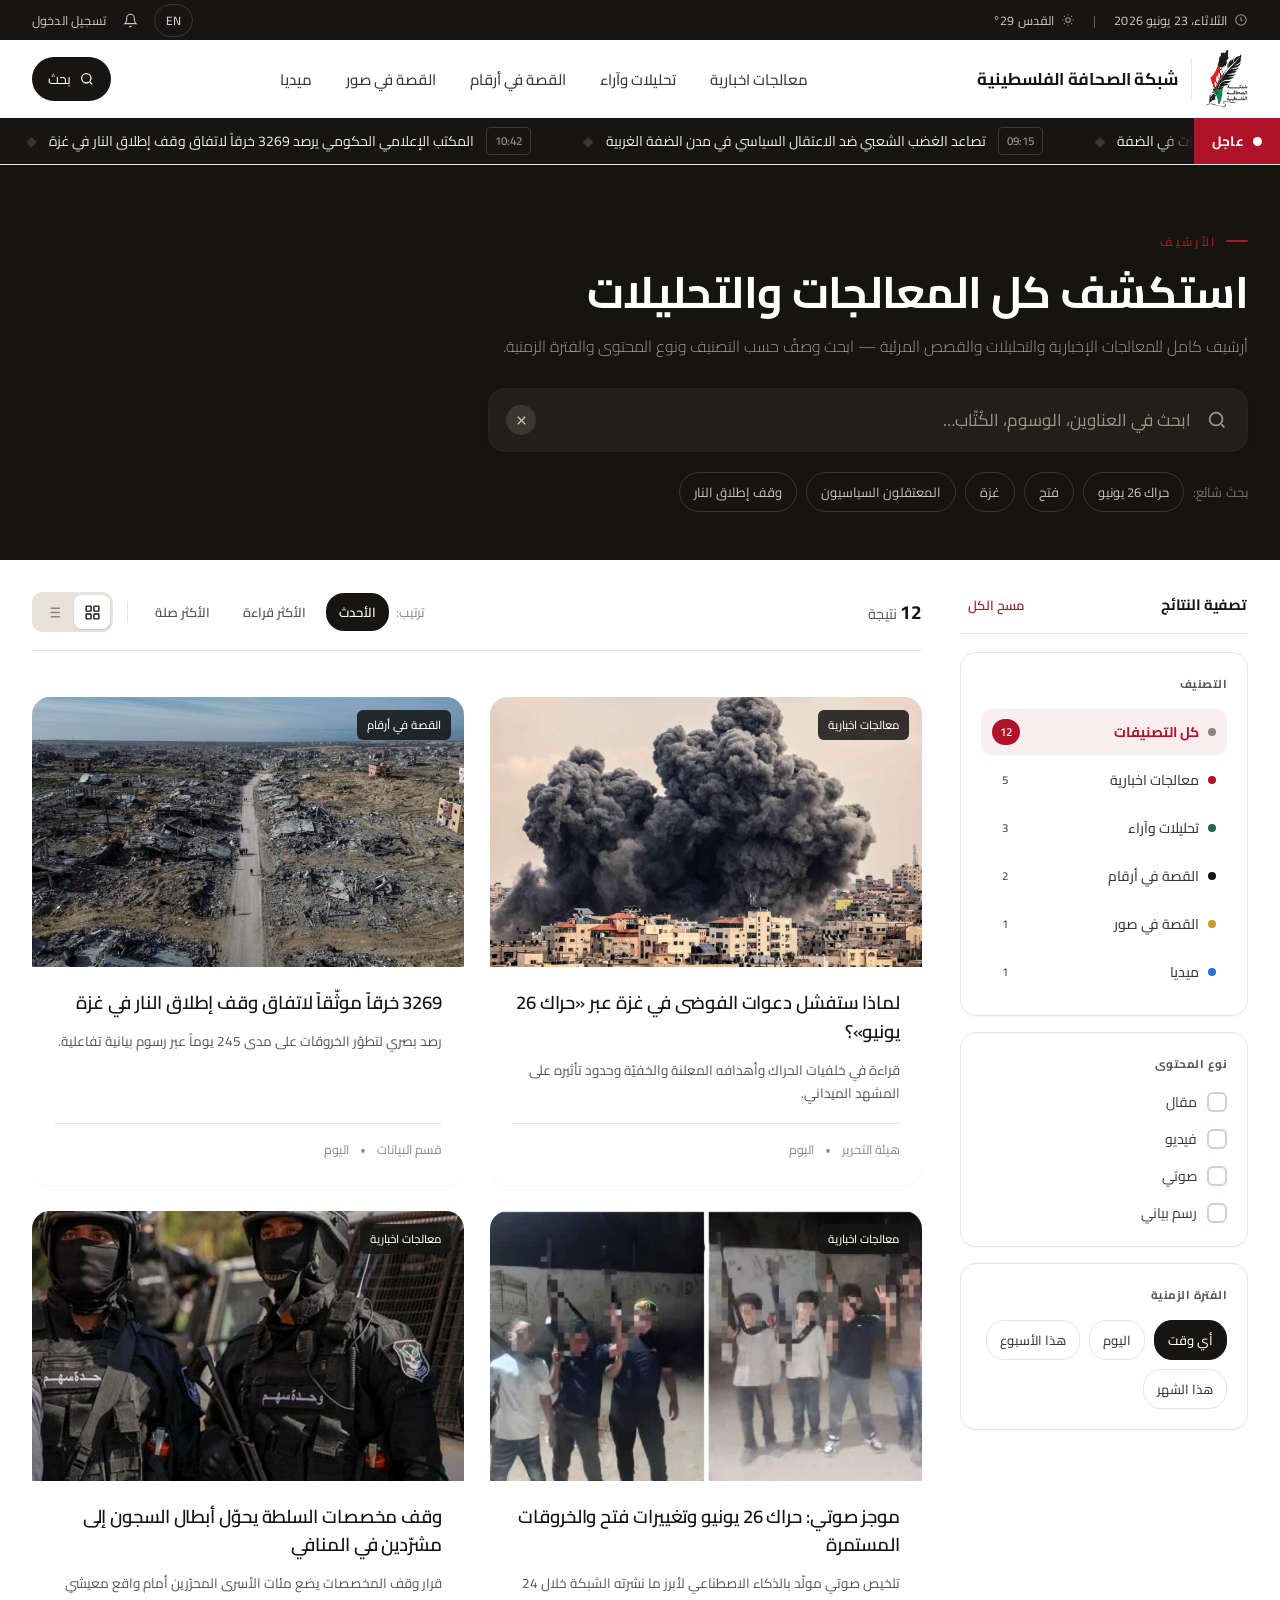
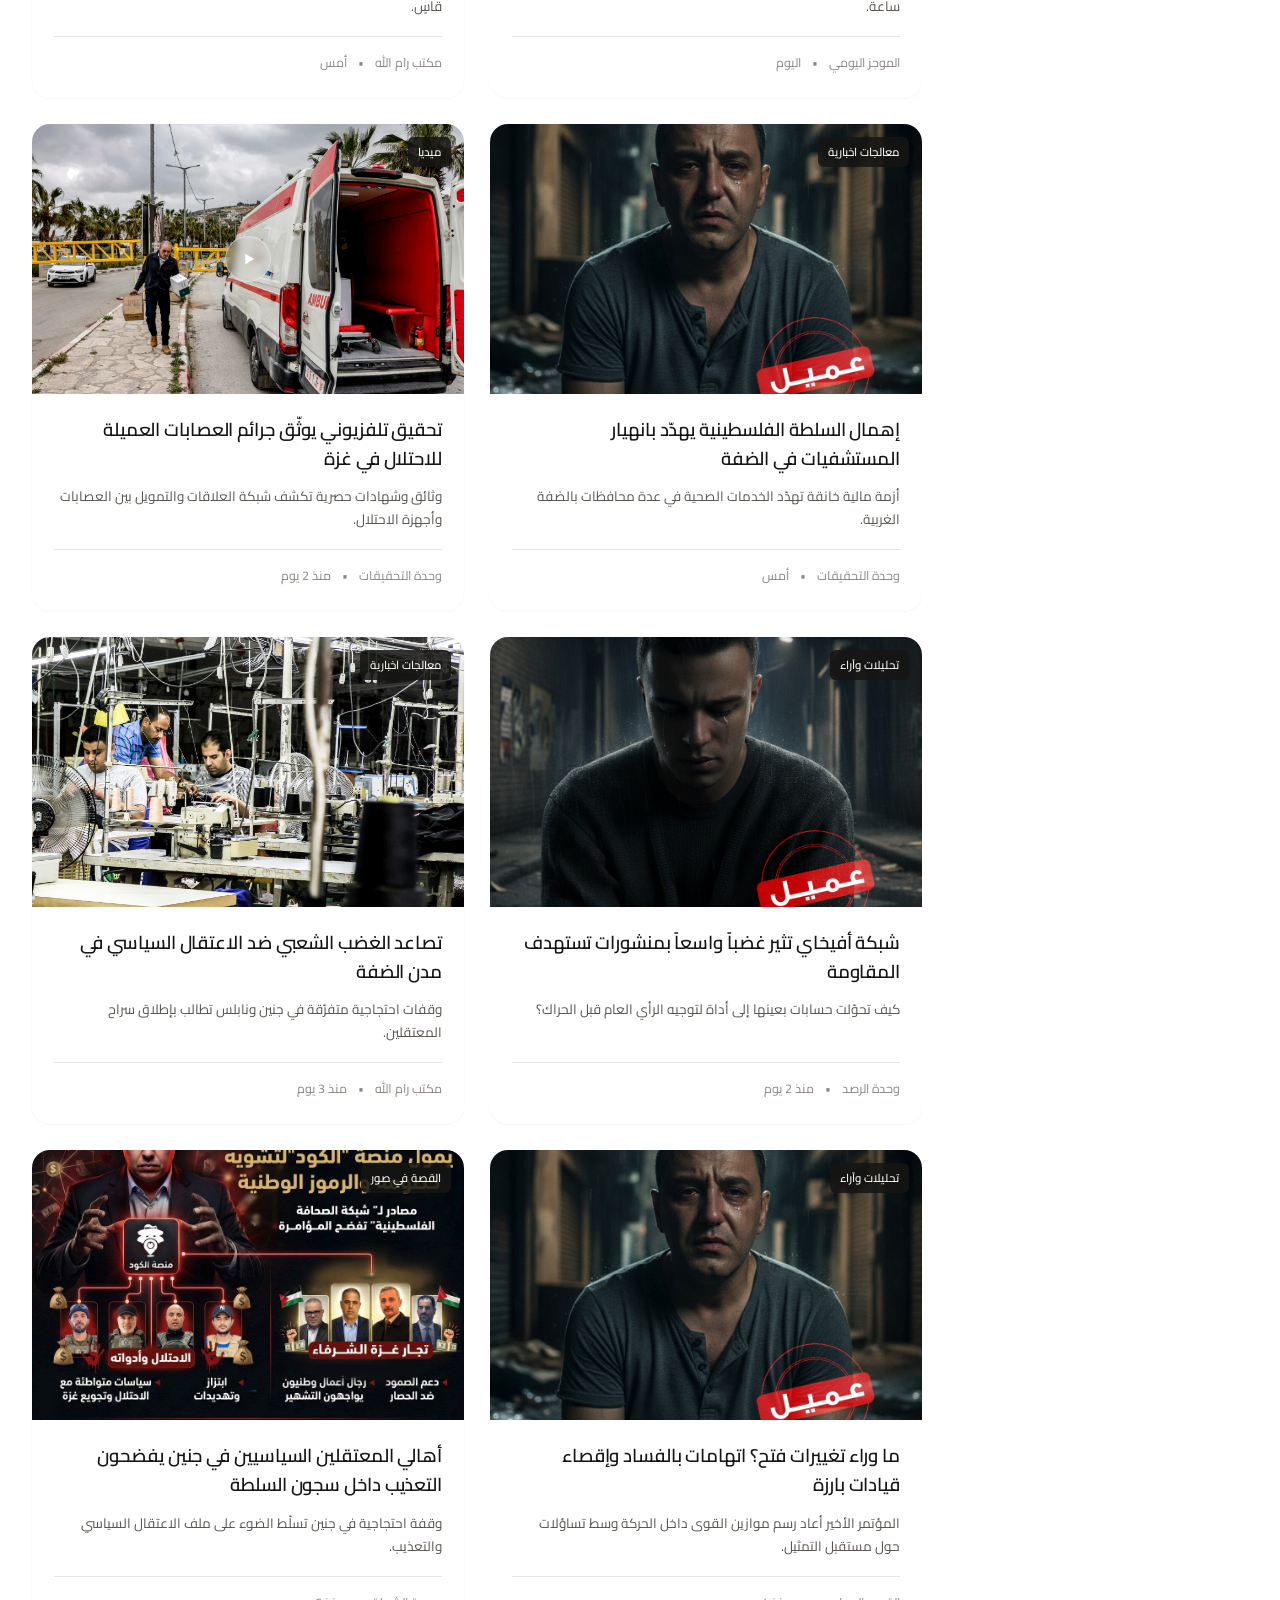
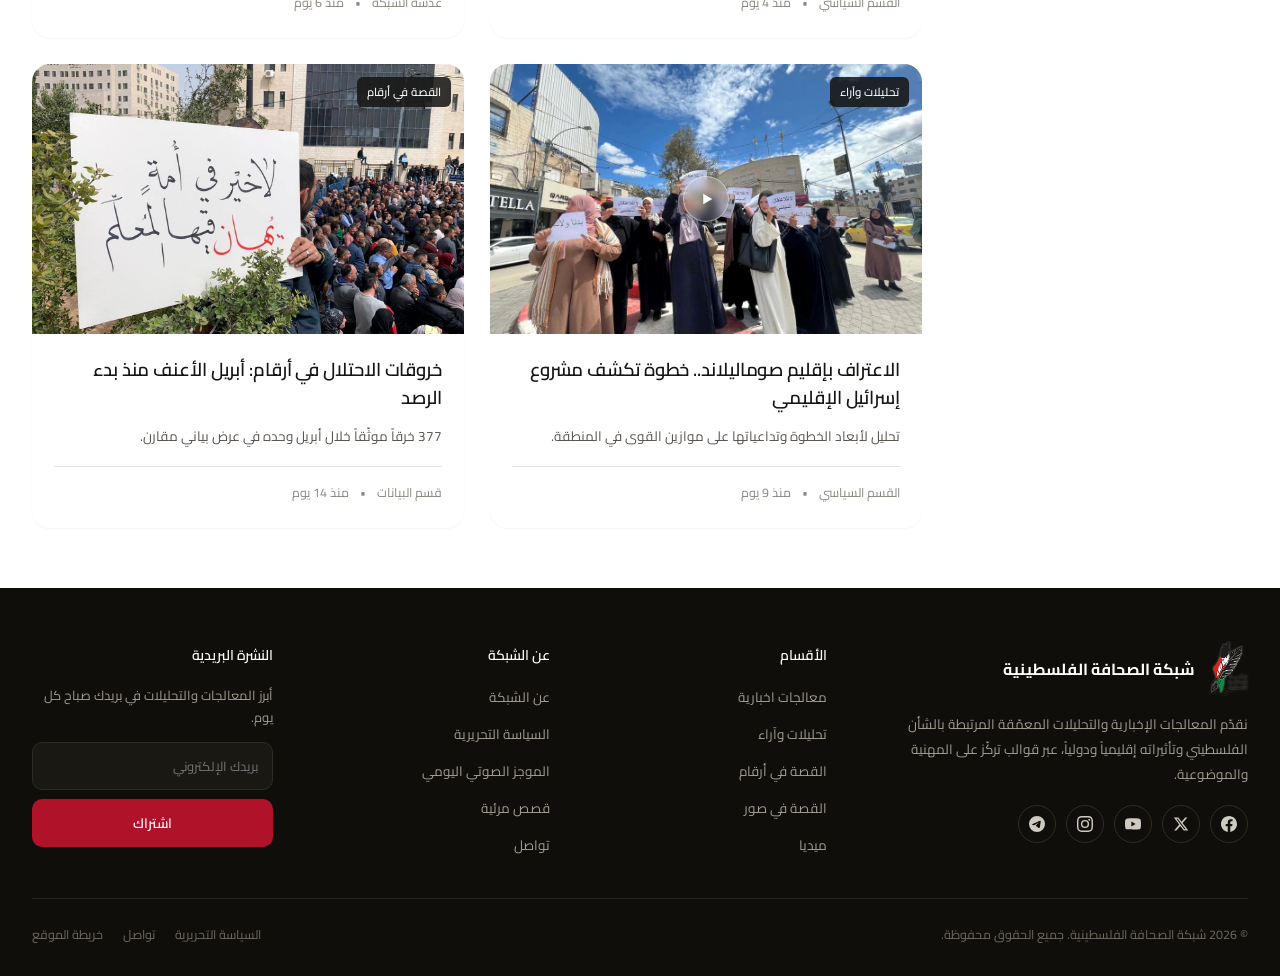
<file: __o_articles.html>
<!DOCTYPE html>
<html lang="ar" dir="rtl">
<head>
  <meta charset="utf-8">
  <meta name="viewport" content="width=device-width, initial-scale=1">
  <title>الأرشيف — استكشف كل المعالجات والتحليلات | شبكة الصحافة الفلسطينية</title>
  <link rel="preconnect" href="https://fonts.googleapis.com">
  <link rel="preconnect" href="https://fonts.gstatic.com" crossorigin>
  <link href="https://fonts.googleapis.com/css2?family=Cairo:wght@300;400;500;600;700;800&display=swap" rel="stylesheet">
  <link rel="stylesheet" href="assets/css/style.css">
</head>
<body>
<div class="npp" dir="rtl">

  <!-- ===================== الشريط العلوي ===================== -->
  <div class="topbar">
    <div class="wrap topbar__inner">
      <div class="topbar__group">
        <span class="topbar__item">
          <svg width="14" height="14" viewBox="0 0 24 24" fill="none" stroke="#9b958b" stroke-width="1.8"><circle cx="12" cy="12" r="9"/><path d="M12 7v5l3 2"/></svg>
          <span data-i18n="date">الثلاثاء، 23 يونيو 2026</span>
        </span>
        <span class="topbar__sep">|</span>
        <span class="topbar__item">
          <svg width="14" height="14" viewBox="0 0 24 24" fill="none" stroke="#9b958b" stroke-width="1.8"><circle cx="12" cy="12" r="4"/><path d="M12 2v2M12 20v2M4 12H2M22 12h-2M5 5l1.5 1.5M17.5 17.5L19 19M19 5l-1.5 1.5M6.5 17.5L5 19"/></svg>
          <span data-i18n="weather">القدس 29°</span>
        </span>
      </div>
      <div class="topbar__group topbar__group--end">
        <button class="topbar__lang" type="button" data-lang-toggle data-i18n="langBtn">EN</button>
        <span class="topbar__bell">
          <svg width="15" height="15" viewBox="0 0 24 24" fill="none" stroke="#CFC9C0" stroke-width="1.7"><path d="M18 8a6 6 0 1 0-12 0c0 7-3 9-3 9h18s-3-2-3-9"/><path d="M13.7 21a2 2 0 0 1-3.4 0"/></svg>
        </span>
        <span class="topbar__signin" data-i18n="signin">تسجيل الدخول</span>
      </div>
    </div>
  </div>

  <!-- ===================== الهيدر اللاصق + التيكر ===================== -->
  <header class="masthead">
    <div class="wrap masthead__inner">
      <a class="brand" href="index.html">
        <img class="brand__logo" src="assets/img/logo.webp" alt="شبكة الصحافة الفلسطينية">
        <span class="brand__divider"></span>
        <span class="brand__text">
          <span class="brand__name">شبكة الصحافة الفلسطينية</span>
          
        </span>
      </a>
      <nav class="mainnav">
        <a class="mainnav__link" href="articles.html" data-i18n="nav0">معالجات اخبارية</a>
        <a class="mainnav__link" href="articles.html" data-i18n="nav1">تحليلات وآراء</a>
        <a class="mainnav__link" href="articles.html" data-i18n="nav2">القصة في أرقام</a>
        <a class="mainnav__link" href="articles.html" data-i18n="nav3">القصة في صور</a>
        <a class="mainnav__link" href="articles.html" data-i18n="nav4">ميديا</a>
      </nav>
      <button class="search-btn" type="button">
        <svg width="16" height="16" viewBox="0 0 24 24" fill="none" stroke="#fff" stroke-width="1.9"><circle cx="11" cy="11" r="7"/><path d="m20 20-3.2-3.2"/></svg>
        بحث
      </button>
      <button class="navbtn" type="button" data-nav-toggle aria-label="القائمة" aria-expanded="false"><span></span><span></span><span></span></button>
    </div>

    <div class="ticker">
      <div class="ticker__label">
        <span class="ticker__dot"></span>
        <span data-i18n="breaking">عاجل</span>
      </div>
      <div class="ticker__viewport">
        <div class="ticker__track">
          <!-- نسخة 1 -->
          <span class="ticker__item"><span class="ticker__time">10:42</span><span class="ticker__text">المكتب الإعلامي الحكومي يرصد 3269 خرقاً لاتفاق وقف إطلاق النار في غزة</span><span class="ticker__diamond">◆</span></span>
          <span class="ticker__item"><span class="ticker__time">09:15</span><span class="ticker__text">تصاعد الغضب الشعبي ضد الاعتقال السياسي في مدن الضفة الغربية</span><span class="ticker__diamond">◆</span></span>
          <span class="ticker__item"><span class="ticker__time">08:30</span><span class="ticker__text">إهمال السلطة الفلسطينية يهدّد بانهيار المستشفيات في الضفة</span><span class="ticker__diamond">◆</span></span>
          <span class="ticker__item"><span class="ticker__time">07:50</span><span class="ticker__text">انقسامات فتح تهدّد بتصعيد معركة خلافة عباس بعد المؤتمر الثامن</span><span class="ticker__diamond">◆</span></span>
          <!-- نسخة 2 (لاستمرارية الحركة) -->
          <span class="ticker__item"><span class="ticker__time">10:42</span><span class="ticker__text">المكتب الإعلامي الحكومي يرصد 3269 خرقاً لاتفاق وقف إطلاق النار في غزة</span><span class="ticker__diamond">◆</span></span>
          <span class="ticker__item"><span class="ticker__time">09:15</span><span class="ticker__text">تصاعد الغضب الشعبي ضد الاعتقال السياسي في مدن الضفة الغربية</span><span class="ticker__diamond">◆</span></span>
          <span class="ticker__item"><span class="ticker__time">08:30</span><span class="ticker__text">إهمال السلطة الفلسطينية يهدّد بانهيار المستشفيات في الضفة</span><span class="ticker__diamond">◆</span></span>
          <span class="ticker__item"><span class="ticker__time">07:50</span><span class="ticker__text">انقسامات فتح تهدّد بتصعيد معركة خلافة عباس بعد المؤتمر الثامن</span><span class="ticker__diamond">◆</span></span>
        </div>
      </div>
    </div>
  </header>

  <!-- ===================== هيرو البحث (الأرشيف) ===================== -->
  <section class="articles__hero">
    <div class="wrap articles__hero-inner">
      <div class="articles__kicker">الأرشيف</div>
      <h1 class="articles__title">استكشف كل المعالجات والتحليلات</h1>
      <p class="articles__lead">أرشيف كامل للمعالجات الإخبارية والتحليلات والقصص المرئية — ابحث وصفِّ حسب التصنيف ونوع المحتوى والفترة الزمنية.</p>

      <div class="articles__search" data-articles-searchbox>
        <svg class="articles__search-icon" width="22" height="22" viewBox="0 0 24 24" fill="none" stroke="#9b958b" stroke-width="2"><circle cx="11" cy="11" r="7"/><path d="m20 20-3.2-3.2"/></svg>
        <input class="articles__search-input" type="search" placeholder="ابحث في العناوين، الوسوم، الكُتّاب…" data-articles-query>
        <button class="articles__search-clear" type="button" data-articles-clear hidden>
          <svg width="15" height="15" viewBox="0 0 24 24" fill="none" stroke="#cdc7bd" stroke-width="2"><path d="M18 6 6 18M6 6l12 12"/></svg>
        </button>
      </div>

      <div class="articles__suggest">
        <span class="articles__suggest-label">بحث شائع:</span>
        <button class="articles__sug" type="button" data-articles-suggest="حراك 26 يونيو">حراك 26 يونيو</button>
        <button class="articles__sug" type="button" data-articles-suggest="فتح">فتح</button>
        <button class="articles__sug" type="button" data-articles-suggest="غزة">غزة</button>
        <button class="articles__sug" type="button" data-articles-suggest="المعتقلون السياسيون">المعتقلون السياسيون</button>
        <button class="articles__sug" type="button" data-articles-suggest="وقف إطلاق النار">وقف إطلاق النار</button>
      </div>
    </div>
  </section>

  <!-- ===================== جسم الأرشيف ===================== -->
  <div class="wrap articles__layout" data-articles-root>

    <!-- شريط الفلاتر الجانبي -->
    <aside class="articles__facets">
      <div class="articles__facets-head">
        <span class="articles__facets-title">تصفية النتائج</span>
        <button class="articles__reset" type="button" data-articles-reset>مسح الكل</button>
      </div>

      <!-- التصنيف -->
      <div class="articles__facet-card">
        <div class="articles__facet-h">التصنيف</div>
        <div class="articles__cat-list">
          <button class="articles__cat is-active" type="button" data-articles-cat="all">
            <span class="articles__cat-name"><span class="articles__dot articles__dot--grey"></span>كل التصنيفات</span>
            <span class="articles__cat-count" data-articles-count-for="all">12</span>
          </button>
          <button class="articles__cat" type="button" data-articles-cat="news">
            <span class="articles__cat-name"><span class="articles__dot articles__dot--red"></span>معالجات اخبارية</span>
            <span class="articles__cat-count" data-articles-count-for="news">5</span>
          </button>
          <button class="articles__cat" type="button" data-articles-cat="analysis">
            <span class="articles__cat-name"><span class="articles__dot articles__dot--green"></span>تحليلات وآراء</span>
            <span class="articles__cat-count" data-articles-count-for="analysis">2</span>
          </button>
          <button class="articles__cat" type="button" data-articles-cat="numbers">
            <span class="articles__cat-name"><span class="articles__dot articles__dot--ink"></span>القصة في أرقام</span>
            <span class="articles__cat-count" data-articles-count-for="numbers">2</span>
          </button>
          <button class="articles__cat" type="button" data-articles-cat="pictures">
            <span class="articles__cat-name"><span class="articles__dot articles__dot--gold"></span>القصة في صور</span>
            <span class="articles__cat-count" data-articles-count-for="pictures">1</span>
          </button>
          <button class="articles__cat" type="button" data-articles-cat="media">
            <span class="articles__cat-name"><span class="articles__dot articles__dot--blue"></span>ميديا</span>
            <span class="articles__cat-count" data-articles-count-for="media">1</span>
          </button>
        </div>
      </div>

      <!-- نوع المحتوى -->
      <div class="articles__facet-card">
        <div class="articles__facet-h">نوع المحتوى</div>
        <div class="articles__type-list">
          <label class="articles__type">
            <input class="articles__check" type="checkbox" data-articles-type="article">
            <span class="articles__check-box"><svg viewBox="0 0 24 24" fill="none" stroke="#fff" stroke-width="3"><path d="M20 6 9 17l-5-5"/></svg></span>
            <span class="articles__type-label">مقال</span>
          </label>
          <label class="articles__type">
            <input class="articles__check" type="checkbox" data-articles-type="video">
            <span class="articles__check-box"><svg viewBox="0 0 24 24" fill="none" stroke="#fff" stroke-width="3"><path d="M20 6 9 17l-5-5"/></svg></span>
            <span class="articles__type-label">فيديو</span>
          </label>
          <label class="articles__type">
            <input class="articles__check" type="checkbox" data-articles-type="audio">
            <span class="articles__check-box"><svg viewBox="0 0 24 24" fill="none" stroke="#fff" stroke-width="3"><path d="M20 6 9 17l-5-5"/></svg></span>
            <span class="articles__type-label">صوتي</span>
          </label>
          <label class="articles__type">
            <input class="articles__check" type="checkbox" data-articles-type="graphic">
            <span class="articles__check-box"><svg viewBox="0 0 24 24" fill="none" stroke="#fff" stroke-width="3"><path d="M20 6 9 17l-5-5"/></svg></span>
            <span class="articles__type-label">رسم بياني</span>
          </label>
        </div>
      </div>

      <!-- الفترة الزمنية -->
      <div class="articles__facet-card">
        <div class="articles__facet-h">الفترة الزمنية</div>
        <div class="articles__time-list">
          <button class="articles__time is-active" type="button" data-articles-time="any">أي وقت</button>
          <button class="articles__time" type="button" data-articles-time="today">اليوم</button>
          <button class="articles__time" type="button" data-articles-time="week">هذا الأسبوع</button>
          <button class="articles__time" type="button" data-articles-time="month">هذا الشهر</button>
        </div>
      </div>
    </aside>

    <!-- النتائج -->
    <main class="articles__results">
      <!-- شريط الأدوات -->
      <div class="articles__toolbar">
        <div class="articles__count"><b class="lat" data-articles-total>12</b> نتيجة</div>
        <div class="articles__tools">
          <div class="articles__sort">
            <span class="articles__sort-label">ترتيب:</span>
            <button class="articles__sort-btn is-active" type="button" data-articles-sort="new">الأحدث</button>
            <button class="articles__sort-btn" type="button" data-articles-sort="read">الأكثر قراءة</button>
            <button class="articles__sort-btn" type="button" data-articles-sort="rel">الأكثر صلة</button>
          </div>
          <span class="articles__tools-sep" aria-hidden="true"></span>
          <div class="articles__view">
            <button class="articles__view-btn is-active" type="button" title="شبكة" data-articles-view="grid">
              <svg width="17" height="17" viewBox="0 0 24 24" fill="none" stroke="currentColor" stroke-width="2"><rect x="3" y="3" width="7" height="7" rx="1"/><rect x="14" y="3" width="7" height="7" rx="1"/><rect x="3" y="14" width="7" height="7" rx="1"/><rect x="14" y="14" width="7" height="7" rx="1"/></svg>
            </button>
            <button class="articles__view-btn" type="button" title="قائمة" data-articles-view="list">
              <svg width="17" height="17" viewBox="0 0 24 24" fill="none" stroke="currentColor" stroke-width="2"><path d="M8 6h13M8 12h13M8 18h13M3 6h.01M3 12h.01M3 18h.01"/></svg>
            </button>
          </div>
        </div>
      </div>

      <!-- شارات الفلاتر النشطة -->
      <div class="articles__chips" data-articles-chips hidden></div>

      <!-- شبكة النتائج -->
      <div class="articles__grid" data-articles-list>

        <article class="card articles__card" data-articles-item data-cat="news" data-type="article" data-days="0" data-reads="9800" data-text="لماذا ستفشل دعوات الفوضى في غزة عبر «حراك 26 يونيو»؟ قراءة في خلفيات الحراك وأهدافه المعلنة والخفيّة وحدود تأثيره على المشهد الميداني. هيئة التحرير حراك 26 يونيو غزة">
          <div class="card__media">
            <a class="articles__card-cover" href="article.html"><img class="mono cover-abs" src="assets/img/news/ghzh-7.jpg" alt=""></a>
            <span class="card__cat">معالجات اخبارية</span>
          </div>
          <div class="card__body articles__card-body">
            <h3 class="card__title"><a class="articles__card-link" href="article.html">لماذا ستفشل دعوات الفوضى في غزة عبر «حراك 26 يونيو»؟</a></h3>
            <p class="articles__excerpt">قراءة في خلفيات الحراك وأهدافه المعلنة والخفيّة وحدود تأثيره على المشهد الميداني.</p>
            <div class="articles__meta"><a class="articles__by" href="author.html">هيئة التحرير</a><span>•</span><span data-articles-date>اليوم</span></div>
          </div>
        </article>

        <article class="card articles__card" data-articles-item data-cat="analysis" data-type="article" data-days="4" data-reads="14200" data-text="ما وراء تغييرات فتح؟ اتهامات بالفساد وإقصاء قيادات بارزة المؤتمر الأخير أعاد رسم موازين القوى داخل الحركة وسط تساؤلات حول مستقبل التمثيل. القسم السياسي فتح خلافة عباس">
          <div class="card__media">
            <a class="articles__card-cover" href="article.html"><img class="mono cover-abs" src="assets/img/news/photo-2026-06-23-12-56-55.jpg" alt=""></a>
            <span class="card__cat">تحليلات وآراء</span>
          </div>
          <div class="card__body articles__card-body">
            <h3 class="card__title"><a class="articles__card-link" href="article.html">ما وراء تغييرات فتح؟ اتهامات بالفساد وإقصاء قيادات بارزة</a></h3>
            <p class="articles__excerpt">المؤتمر الأخير أعاد رسم موازين القوى داخل الحركة وسط تساؤلات حول مستقبل التمثيل.</p>
            <div class="articles__meta"><a class="articles__by" href="author.html">القسم السياسي</a><span>•</span><span data-articles-date>منذ 4 يوم</span></div>
          </div>
        </article>

        <article class="card articles__card" data-articles-item data-cat="news" data-type="article" data-days="1" data-reads="7300" data-text="وقف مخصصات السلطة يحوّل أبطال السجون إلى مشرّدين في المنافي قرار وقف المخصصات يضع مئات الأسرى المحرّرين أمام واقع معيشي قاسٍ. مكتب رام الله المعتقلون السياسيون">
          <div class="card__media">
            <a class="articles__card-cover" href="article.html"><img class="mono cover-abs" src="assets/img/news/almqawmh.webp" alt=""></a>
            <span class="card__cat">معالجات اخبارية</span>
          </div>
          <div class="card__body articles__card-body">
            <h3 class="card__title"><a class="articles__card-link" href="article.html">وقف مخصصات السلطة يحوّل أبطال السجون إلى مشرّدين في المنافي</a></h3>
            <p class="articles__excerpt">قرار وقف المخصصات يضع مئات الأسرى المحرّرين أمام واقع معيشي قاسٍ.</p>
            <div class="articles__meta"><a class="articles__by" href="author.html">مكتب رام الله</a><span>•</span><span data-articles-date>أمس</span></div>
          </div>
        </article>

        <article class="card articles__card" data-articles-item data-cat="media" data-type="video" data-days="2" data-reads="18600" data-text="تحقيق تلفزيوني يوثّق جرائم العصابات العميلة للاحتلال في غزة وثائق وشهادات حصرية تكشف شبكة العلاقات والتمويل بين العصابات وأجهزة الاحتلال. وحدة التحقيقات غزة تحقيق">
          <div class="card__media">
            <a class="articles__card-cover" href="article.html"><img class="mono cover-abs" src="assets/img/news/mstshfyat.webp" alt=""></a>
            <span class="card__cat">ميديا</span>
            <span class="play-circle play-circle--md"><svg class="play-circle__icon" width="18" height="18" viewBox="0 0 24 24" fill="#fff"><path d="M7 5v14l12-7z"/></svg></span>
          </div>
          <div class="card__body articles__card-body">
            <h3 class="card__title"><a class="articles__card-link" href="article.html">تحقيق تلفزيوني يوثّق جرائم العصابات العميلة للاحتلال في غزة</a></h3>
            <p class="articles__excerpt">وثائق وشهادات حصرية تكشف شبكة العلاقات والتمويل بين العصابات وأجهزة الاحتلال.</p>
            <div class="articles__meta"><a class="articles__by" href="author.html">وحدة التحقيقات</a><span>•</span><span data-articles-date>منذ 2 يوم</span></div>
          </div>
        </article>

        <article class="card articles__card" data-articles-item data-cat="numbers" data-type="graphic" data-days="0" data-reads="11200" data-text="3269 خرقاً موثّقاً لاتفاق وقف إطلاق النار في غزة رصد بصري لتطوّر الخروقات على مدى 245 يوماً عبر رسوم بيانية تفاعلية. قسم البيانات وقف إطلاق النار غزة">
          <div class="card__media">
            <a class="articles__card-cover" href="article.html"><img class="mono cover-abs" src="assets/img/news/rfh.jpg" alt=""></a>
            <span class="card__cat">القصة في أرقام</span>
          </div>
          <div class="card__body articles__card-body">
            <h3 class="card__title"><a class="articles__card-link" href="article.html">3269 خرقاً موثّقاً لاتفاق وقف إطلاق النار في غزة</a></h3>
            <p class="articles__excerpt">رصد بصري لتطوّر الخروقات على مدى 245 يوماً عبر رسوم بيانية تفاعلية.</p>
            <div class="articles__meta"><a class="articles__by" href="author.html">قسم البيانات</a><span>•</span><span data-articles-date>اليوم</span></div>
          </div>
        </article>

        <article class="card articles__card" data-articles-item data-cat="pictures" data-type="graphic" data-days="6" data-reads="5400" data-text="أهالي المعتقلين السياسيين في جنين يفضحون التعذيب داخل سجون السلطة وقفة احتجاجية في جنين تسلّط الضوء على ملف الاعتقال السياسي والتعذيب. عدسة الشبكة المعتقلون السياسيون جنين">
          <div class="card__media">
            <a class="articles__card-cover" href="article.html"><img class="mono cover-abs" src="assets/img/news/photo-2026-02-06-10-39-29.jpg" alt=""></a>
            <span class="card__cat">القصة في صور</span>
          </div>
          <div class="card__body articles__card-body">
            <h3 class="card__title"><a class="articles__card-link" href="article.html">أهالي المعتقلين السياسيين في جنين يفضحون التعذيب داخل سجون السلطة</a></h3>
            <p class="articles__excerpt">وقفة احتجاجية في جنين تسلّط الضوء على ملف الاعتقال السياسي والتعذيب.</p>
            <div class="articles__meta"><a class="articles__by" href="author.html">عدسة الشبكة</a><span>•</span><span data-articles-date>منذ 6 يوم</span></div>
          </div>
        </article>

        <article class="card articles__card" data-articles-item data-cat="news" data-type="audio" data-days="0" data-reads="6100" data-text="موجز صوتي: حراك 26 يونيو وتغييرات فتح والخروقات المستمرة تلخيص صوتي مولّد بالذكاء الاصطناعي لأبرز ما نشرته الشبكة خلال 24 ساعة. الموجز اليومي حراك 26 يونيو فتح">
          <div class="card__media">
            <a class="articles__card-cover" href="article.html"><img class="mono cover-abs" src="assets/img/news/jrghwn.jpg" alt=""></a>
            <span class="card__cat">معالجات اخبارية</span>
          </div>
          <div class="card__body articles__card-body">
            <h3 class="card__title"><a class="articles__card-link" href="article.html">موجز صوتي: حراك 26 يونيو وتغييرات فتح والخروقات المستمرة</a></h3>
            <p class="articles__excerpt">تلخيص صوتي مولّد بالذكاء الاصطناعي لأبرز ما نشرته الشبكة خلال 24 ساعة.</p>
            <div class="articles__meta"><a class="articles__by" href="author.html">الموجز اليومي</a><span>•</span><span data-articles-date>اليوم</span></div>
          </div>
        </article>

        <article class="card articles__card" data-articles-item data-cat="news" data-type="article" data-days="1" data-reads="8900" data-text="إهمال السلطة الفلسطينية يهدّد بانهيار المستشفيات في الضفة أزمة مالية خانقة تهدّد الخدمات الصحية في عدة محافظات بالضفة الغربية. وحدة التحقيقات الضفة الغربية صحة">
          <div class="card__media">
            <a class="articles__card-cover" href="article.html"><img class="mono cover-abs" src="assets/img/news/abd-alaaty.jpg" alt=""></a>
            <span class="card__cat">معالجات اخبارية</span>
          </div>
          <div class="card__body articles__card-body">
            <h3 class="card__title"><a class="articles__card-link" href="article.html">إهمال السلطة الفلسطينية يهدّد بانهيار المستشفيات في الضفة</a></h3>
            <p class="articles__excerpt">أزمة مالية خانقة تهدّد الخدمات الصحية في عدة محافظات بالضفة الغربية.</p>
            <div class="articles__meta"><a class="articles__by" href="author.html">وحدة التحقيقات</a><span>•</span><span data-articles-date>أمس</span></div>
          </div>
        </article>

        <article class="card articles__card" data-articles-item data-cat="analysis" data-type="video" data-days="9" data-reads="7700" data-text="الاعتراف بإقليم صوماليلاند.. خطوة تكشف مشروع إسرائيل الإقليمي تحليل لأبعاد الخطوة وتداعياتها على موازين القوى في المنطقة. القسم السياسي إقليمي">
          <div class="card__media">
            <a class="articles__card-cover" href="article.html"><img class="mono cover-abs" src="assets/img/news/photo-2026-03-31-10-16-37.jpg" alt=""></a>
            <span class="card__cat">تحليلات وآراء</span>
            <span class="play-circle play-circle--md"><svg class="play-circle__icon" width="18" height="18" viewBox="0 0 24 24" fill="#fff"><path d="M7 5v14l12-7z"/></svg></span>
          </div>
          <div class="card__body articles__card-body">
            <h3 class="card__title"><a class="articles__card-link" href="article.html">الاعتراف بإقليم صوماليلاند.. خطوة تكشف مشروع إسرائيل الإقليمي</a></h3>
            <p class="articles__excerpt">تحليل لأبعاد الخطوة وتداعياتها على موازين القوى في المنطقة.</p>
            <div class="articles__meta"><a class="articles__by" href="author.html">القسم السياسي</a><span>•</span><span data-articles-date>منذ 9 يوم</span></div>
          </div>
        </article>

        <article class="card articles__card" data-articles-item data-cat="news" data-type="article" data-days="3" data-reads="6800" data-text="تصاعد الغضب الشعبي ضد الاعتقال السياسي في مدن الضفة وقفات احتجاجية متفرّقة في جنين ونابلس تطالب بإطلاق سراح المعتقلين. مكتب رام الله الضفة الغربية المعتقلون السياسيون">
          <div class="card__media">
            <a class="articles__card-cover" href="article.html"><img class="mono cover-abs" src="assets/img/news/alaml.jpg" alt=""></a>
            <span class="card__cat">معالجات اخبارية</span>
          </div>
          <div class="card__body articles__card-body">
            <h3 class="card__title"><a class="articles__card-link" href="article.html">تصاعد الغضب الشعبي ضد الاعتقال السياسي في مدن الضفة</a></h3>
            <p class="articles__excerpt">وقفات احتجاجية متفرّقة في جنين ونابلس تطالب بإطلاق سراح المعتقلين.</p>
            <div class="articles__meta"><a class="articles__by" href="author.html">مكتب رام الله</a><span>•</span><span data-articles-date>منذ 3 يوم</span></div>
          </div>
        </article>

        <article class="card articles__card" data-articles-item data-cat="numbers" data-type="graphic" data-days="14" data-reads="9300" data-text="خروقات الاحتلال في أرقام: أبريل الأعنف منذ بدء الرصد 377 خرقاً موثّقاً خلال أبريل وحده في عرض بياني مقارن. قسم البيانات وقف إطلاق النار أرقام">
          <div class="card__media">
            <a class="articles__card-cover" href="article.html"><img class="mono cover-abs" src="assets/img/news/photo_2025-12-01_11-18-59.jpg" alt=""></a>
            <span class="card__cat">القصة في أرقام</span>
          </div>
          <div class="card__body articles__card-body">
            <h3 class="card__title"><a class="articles__card-link" href="article.html">خروقات الاحتلال في أرقام: أبريل الأعنف منذ بدء الرصد</a></h3>
            <p class="articles__excerpt">377 خرقاً موثّقاً خلال أبريل وحده في عرض بياني مقارن.</p>
            <div class="articles__meta"><a class="articles__by" href="author.html">قسم البيانات</a><span>•</span><span data-articles-date>منذ 14 يوم</span></div>
          </div>
        </article>

        <article class="card articles__card" data-articles-item data-cat="analysis" data-type="article" data-days="2" data-reads="10400" data-text="شبكة أفيخاي تثير غضباً واسعاً بمنشورات تستهدف المقاومة كيف تحوّلت حسابات بعينها إلى أداة لتوجيه الرأي العام قبل الحراك؟ وحدة الرصد شبكة أفيخاي حراك 26 يونيو">
          <div class="card__media">
            <a class="articles__card-cover" href="article.html"><img class="mono cover-abs" src="assets/img/news/amjd-5.png" alt=""></a>
            <span class="card__cat">تحليلات وآراء</span>
          </div>
          <div class="card__body articles__card-body">
            <h3 class="card__title"><a class="articles__card-link" href="article.html">شبكة أفيخاي تثير غضباً واسعاً بمنشورات تستهدف المقاومة</a></h3>
            <p class="articles__excerpt">كيف تحوّلت حسابات بعينها إلى أداة لتوجيه الرأي العام قبل الحراك؟</p>
            <div class="articles__meta"><a class="articles__by" href="author.html">وحدة الرصد</a><span>•</span><span data-articles-date>منذ 2 يوم</span></div>
          </div>
        </article>

      </div>

      <!-- حالة عدم وجود نتائج -->
      <div class="articles__empty" data-articles-empty hidden>
        <div class="articles__empty-icon"><svg width="32" height="32" viewBox="0 0 24 24" fill="none" stroke="#9b958b" stroke-width="1.8"><circle cx="11" cy="11" r="7"/><path d="m20 20-3.2-3.2"/></svg></div>
        <div class="articles__empty-title">لا توجد نتائج مطابقة</div>
        <p class="articles__empty-desc">جرّب تعديل كلمات البحث أو إزالة بعض الفلاتر.</p>
        <button class="articles__empty-btn" type="button" data-articles-reset>مسح كل الفلاتر</button>
      </div>
    </main>
  </div>

  <!-- ===================== الفوتر ===================== -->
  <footer class="footer">
    <div class="wrap footer__pad">
      <div class="footer__grid">
        <div>
          <div class="footer__brand-row">
            <img class="footer__logo" src="assets/img/logo.webp" alt="">
            <div><div class="footer__name">شبكة الصحافة الفلسطينية</div></div>
          </div>
          <p class="footer__desc">نقدّم المعالجات الإخبارية والتحليلات المعمّقة المرتبطة بالشأن الفلسطيني وتأثيراته إقليمياً ودولياً، عبر قوالب تركّز على المهنية والموضوعية.</p>
          <div class="socials">
            <a class="social" href="#" aria-label="فيسبوك"><svg viewBox="0 0 24 24" fill="currentColor" aria-hidden="true"><path d="M24 12.073c0-6.627-5.373-12-12-12s-12 5.373-12 12c0 5.99 4.388 10.954 10.125 11.854v-8.385H7.078v-3.47h3.047V9.43c0-3.007 1.792-4.669 4.533-4.669 1.312 0 2.686.235 2.686.235v2.953H15.83c-1.491 0-1.956.925-1.956 1.874v2.25h3.328l-.532 3.47h-2.796v8.385C19.612 23.027 24 18.062 24 12.073z"/></svg></a>
            <a class="social" href="#" aria-label="منصة إكس"><svg viewBox="0 0 24 24" fill="currentColor" aria-hidden="true"><path d="M18.244 2.25h3.308l-7.227 8.26 8.502 11.24H16.17l-5.214-6.817L4.99 21.75H1.68l7.73-8.835L1.254 2.25H8.08l4.713 6.231zm-1.161 17.52h1.833L7.084 4.126H5.117z"/></svg></a>
            <a class="social" href="#" aria-label="يوتيوب"><svg viewBox="0 0 24 24" fill="currentColor" aria-hidden="true"><path d="M23.498 6.186a3.016 3.016 0 0 0-2.122-2.136C19.505 3.545 12 3.545 12 3.545s-7.505 0-9.377.505A3.017 3.017 0 0 0 .502 6.186C0 8.07 0 12 0 12s0 3.93.502 5.814a3.016 3.016 0 0 0 2.122 2.136c1.871.505 9.376.505 9.376.505s7.505 0 9.377-.505a3.015 3.015 0 0 0 2.122-2.136C24 15.93 24 12 24 12s0-3.93-.502-5.814zM9.545 15.568V8.432L15.818 12l-6.273 3.568z"/></svg></a>
            <a class="social" href="#" aria-label="إنستغرام"><svg viewBox="0 0 24 24" fill="currentColor" aria-hidden="true"><path d="M12 2.163c3.204 0 3.584.012 4.85.07 3.252.148 4.771 1.691 4.919 4.919.058 1.265.069 1.645.069 4.849 0 3.205-.012 3.584-.069 4.849-.149 3.225-1.664 4.771-4.919 4.919-1.266.058-1.644.07-4.85.07-3.204 0-3.584-.012-4.849-.07-3.26-.149-4.771-1.699-4.919-4.92-.058-1.265-.07-1.644-.07-4.849 0-3.204.013-3.583.07-4.849.149-3.227 1.664-4.771 4.919-4.919 1.266-.057 1.645-.069 4.849-.069zm0-2.163C8.741 0 8.333.014 7.053.072 2.695.272.273 2.69.073 7.052.014 8.333 0 8.741 0 12c0 3.259.014 3.668.072 4.948.2 4.358 2.618 6.78 6.98 6.98C8.333 23.986 8.741 24 12 24c3.259 0 3.668-.014 4.948-.072 4.354-.2 6.782-2.618 6.979-6.98.059-1.28.073-1.689.073-4.948 0-3.259-.014-3.667-.072-4.947-.196-4.354-2.617-6.78-6.979-6.98C15.668.014 15.259 0 12 0zm0 5.838a6.162 6.162 0 1 0 0 12.324 6.162 6.162 0 0 0 0-12.324zM12 16a4 4 0 1 1 0-8 4 4 0 0 1 0 8zm6.406-11.845a1.44 1.44 0 1 0 0 2.881 1.44 1.44 0 0 0 0-2.881z"/></svg></a>
            <a class="social" href="#" aria-label="تيليغرام"><svg viewBox="0 0 24 24" fill="currentColor" aria-hidden="true"><path d="M11.944 0A12 12 0 0 0 0 12a12 12 0 0 0 12 12 12 12 0 0 0 12-12A12 12 0 0 0 12 0a12 12 0 0 0-.056 0zm4.962 7.224c.1-.002.321.023.465.14a.506.506 0 0 1 .171.325c.016.093.036.306.02.472-.18 1.898-.962 6.502-1.36 8.627-.168.9-.499 1.201-.82 1.23-.696.065-1.225-.46-1.9-.902-1.056-.693-1.653-1.124-2.678-1.8-1.185-.78-.417-1.21.258-1.91.177-.184 3.247-2.977 3.307-3.23.007-.032.014-.15-.056-.212s-.174-.041-.249-.024c-.106.024-1.793 1.14-5.061 3.345-.479.329-.913.489-1.302.481-.428-.009-1.252-.242-1.865-.44-.751-.244-1.349-.374-1.297-.789.027-.216.325-.437.893-.663 3.498-1.524 5.83-2.529 6.998-3.014 3.332-1.386 4.025-1.627 4.476-1.635z"/></svg></a>
          </div>
        </div>
        <div>
          <div class="footer__heading" data-i18n="f_sections">الأقسام</div>
          <div class="footer__links">
            <a href="articles.html">معالجات اخبارية</a>
            <a href="articles.html">تحليلات وآراء</a>
            <a href="articles.html">القصة في أرقام</a>
            <a href="articles.html">القصة في صور</a>
            <a href="articles.html">ميديا</a>
          </div>
        </div>
        <div>
          <div class="footer__heading" data-i18n="f_about">عن الشبكة</div>
          <div class="footer__links">
            <a href="about.html" data-i18n="f_about">عن الشبكة</a>
            <a href="about.html" data-i18n="f_policy">السياسة التحريرية</a>
            <a href="#" data-i18n="s_audio">الموجز الصوتي اليومي</a>
            <a href="#" data-i18n="s_video">قصص مرئية</a>
            <a href="contact.html" data-i18n="f_contact">تواصل</a>
          </div>
        </div>
        <div>
          <div class="footer__heading" data-i18n="nl">النشرة البريدية</div>
          <p class="footer__news-desc" data-i18n="nlDesc">أبرز المعالجات والتحليلات في بريدك صباح كل يوم.</p>
          <form class="footer__news-form" onsubmit="return false">
            <input class="footer__news-input" type="email" placeholder="بريدك الإلكتروني" data-i18n-ph="emailPh">
            <button class="footer__news-btn" type="submit" data-i18n="subscribe">اشتراك</button>
          </form>
        </div>
      </div>
      <div class="footer__bottom">
        <span class="footer__rights" data-i18n="rights">© 2026 شبكة الصحافة الفلسطينية. جميع الحقوق محفوظة.</span>
        <div class="footer__legal">
          <a href="about.html" data-i18n="f_policy">السياسة التحريرية</a>
          <a href="contact.html" data-i18n="f_contact">تواصل</a>
          <a href="#">خريطة الموقع</a>
        </div>
      </div>
    </div>
  </footer>

</div>

<script src="assets/js/main.js"></script>
<script>addEventListener("load",function(){var de=document.documentElement;document.title="OV="+(Math.max(de.scrollWidth,document.body.scrollWidth)-de.clientWidth);});</script>
</body>
</html>
</file>
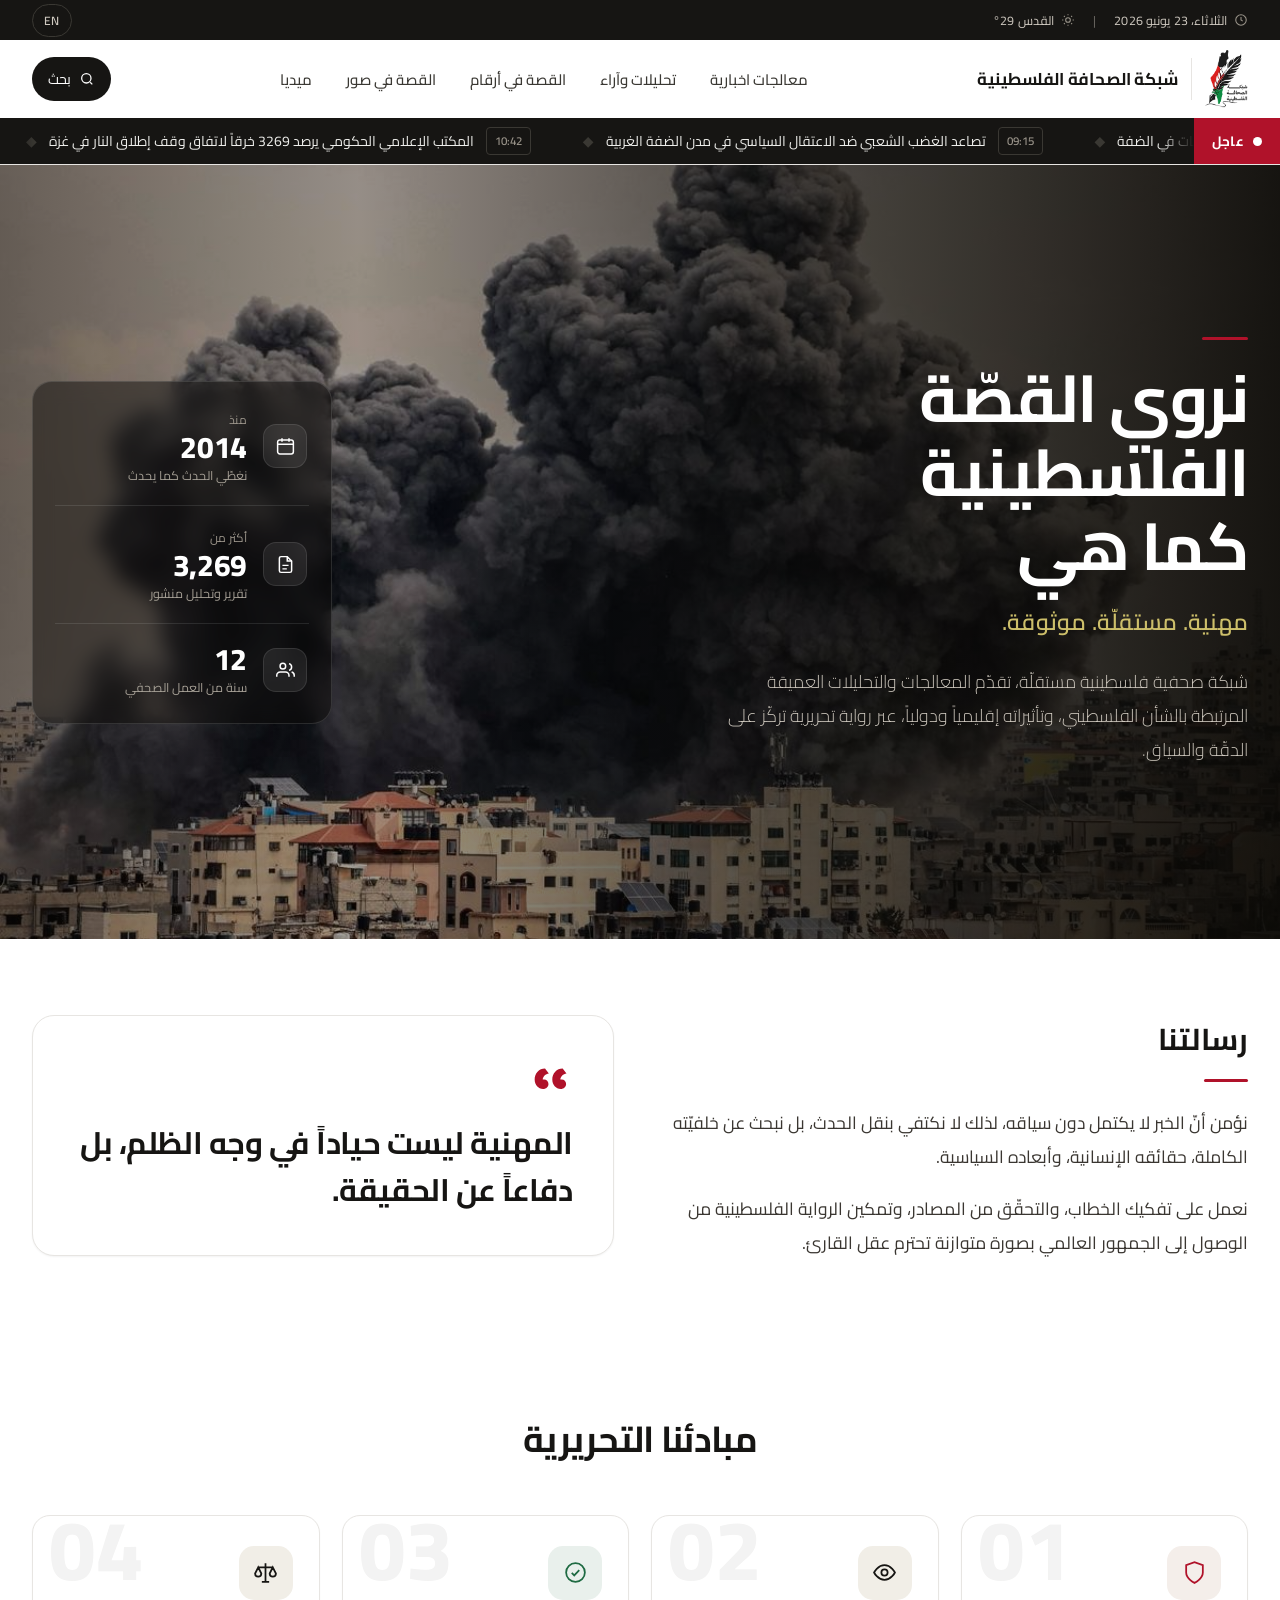
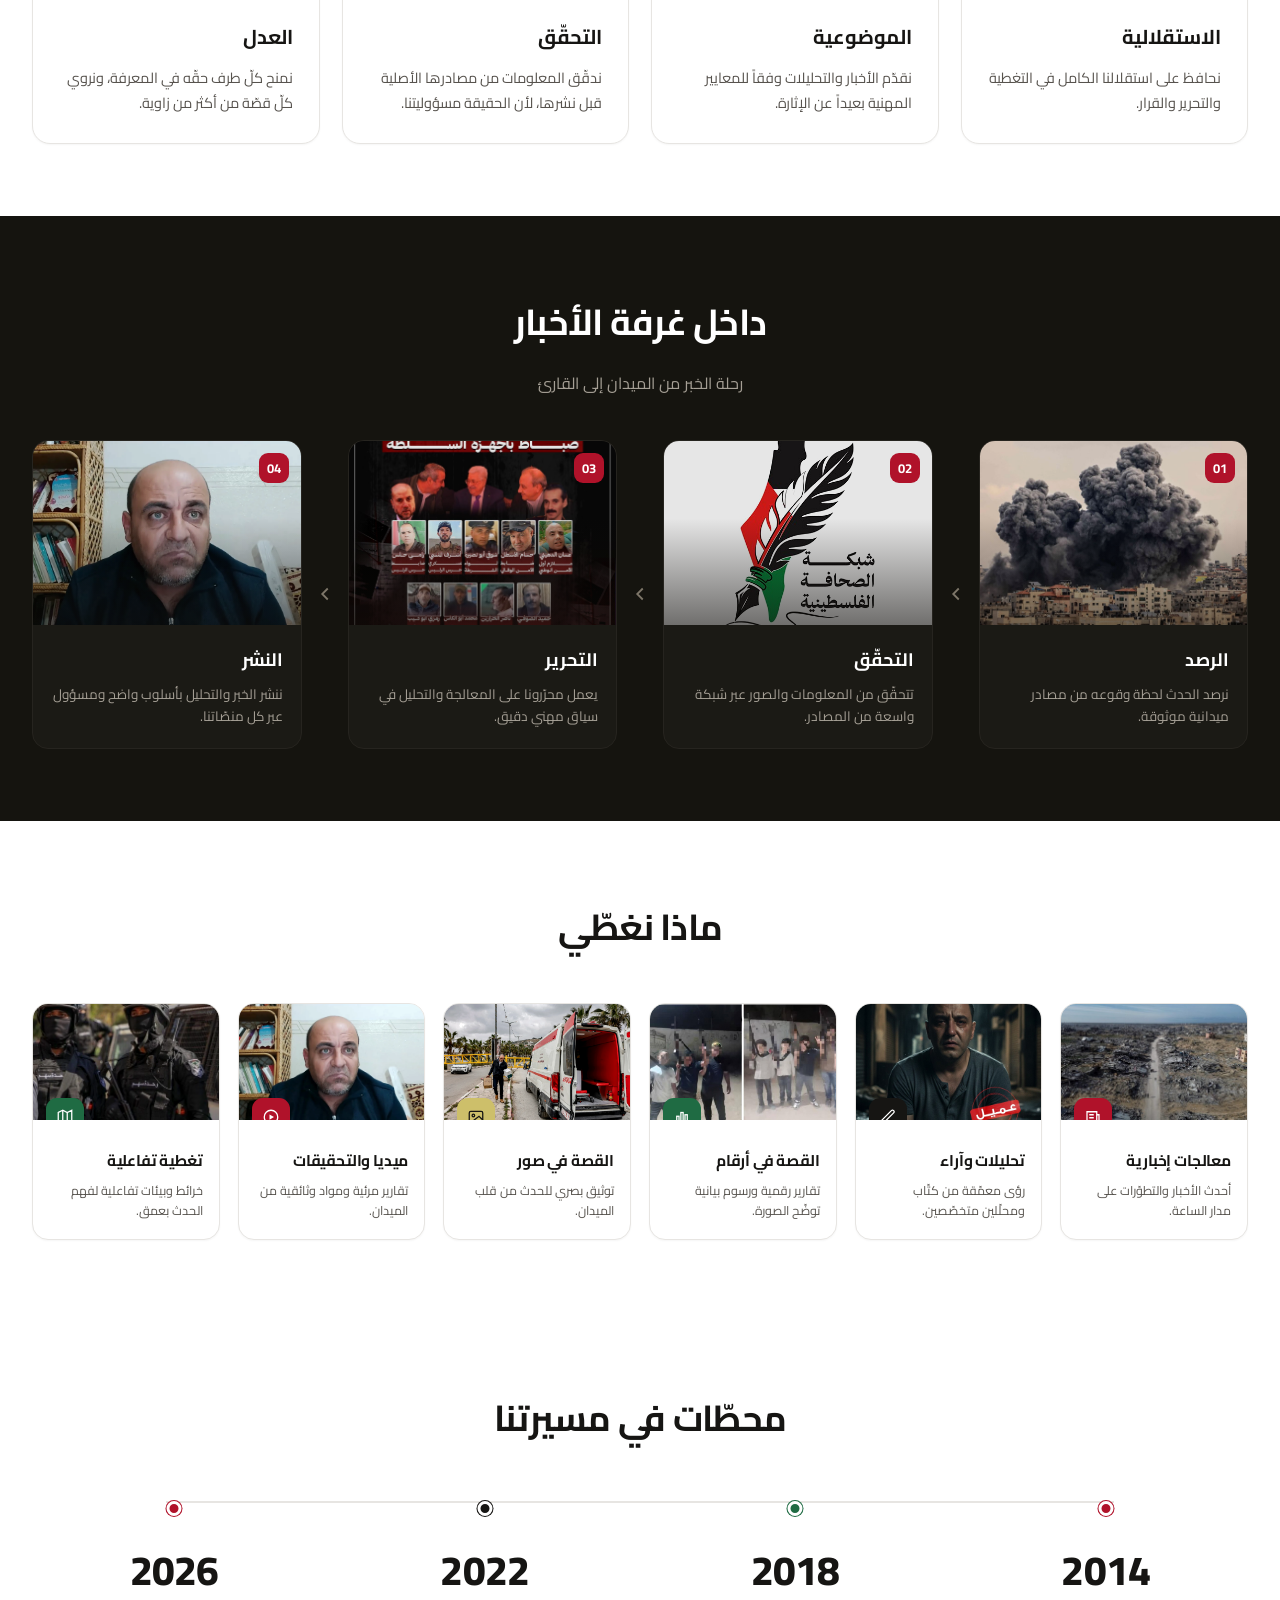
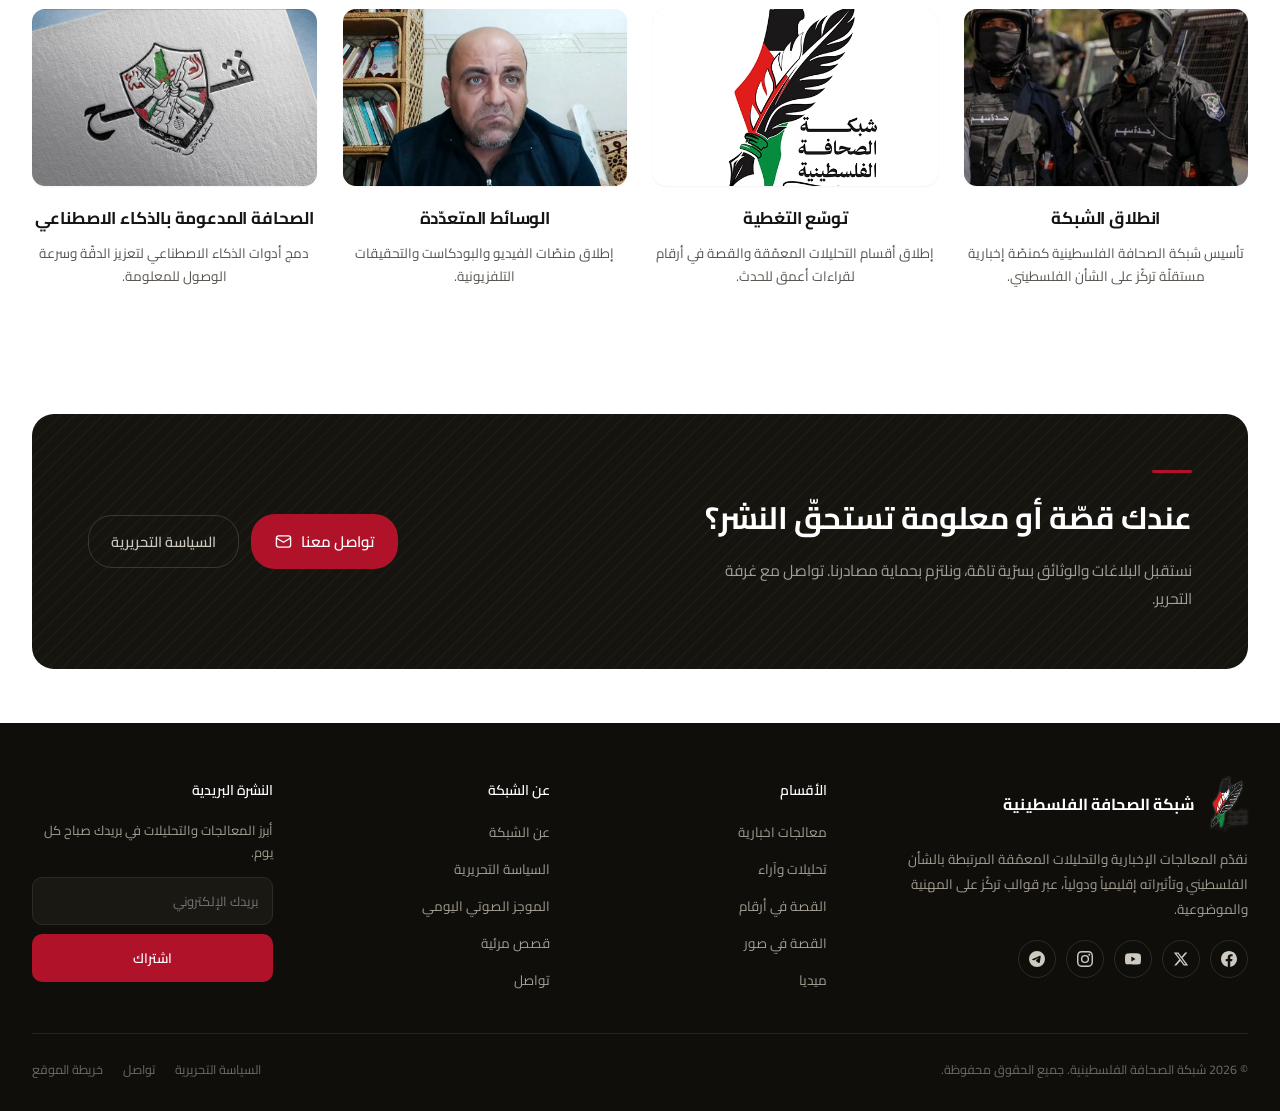
<file: about.html>
<!DOCTYPE html>
<html lang="ar" dir="rtl">
<head>
  <meta charset="utf-8">
  <meta name="viewport" content="width=device-width, initial-scale=1">
  <title>عن الشبكة — شبكة الصحافة الفلسطينية NPP</title>
  <link rel="preconnect" href="https://fonts.googleapis.com">
  <link rel="preconnect" href="https://fonts.gstatic.com" crossorigin>
  <link href="https://fonts.googleapis.com/css2?family=Cairo:wght@300;400;500;600;700;800&display=swap" rel="stylesheet">
  <link rel="stylesheet" href="assets/css/style.css">
</head>
<body>
<!-- ===================== لودر التحميل ===================== -->
<div class="loader" data-loader aria-hidden="true">
  <div class="loader__mark">
    <span class="loader__ring"></span>
    <img class="loader__logo" src="assets/img/logo.webp" alt="شبكة الصحافة الفلسطينية">
  </div>
  <div class="loader__bar"><span class="loader__bar-fill"></span></div>
</div>
<div class="npp" dir="rtl">

  <!-- ===================== الشريط العلوي ===================== -->
  <div class="topbar">
    <div class="wrap topbar__inner">
      <div class="topbar__group">
        <span class="topbar__item">
          <svg width="14" height="14" viewBox="0 0 24 24" fill="none" stroke="#9b958b" stroke-width="1.8"><circle cx="12" cy="12" r="9"/><path d="M12 7v5l3 2"/></svg>
          <span data-i18n="date">الثلاثاء، 23 يونيو 2026</span>
        </span>
        <span class="topbar__sep">|</span>
        <span class="topbar__item">
          <svg width="14" height="14" viewBox="0 0 24 24" fill="none" stroke="#9b958b" stroke-width="1.8"><circle cx="12" cy="12" r="4"/><path d="M12 2v2M12 20v2M4 12H2M22 12h-2M5 5l1.5 1.5M17.5 17.5L19 19M19 5l-1.5 1.5M6.5 17.5L5 19"/></svg>
          <span data-i18n="weather">القدس 29°</span>
        </span>
      </div>
      <div class="topbar__group topbar__group--end">
        <button class="topbar__lang" type="button" data-lang-toggle data-i18n="langBtn">EN</button>
      </div>
    </div>
  </div>

  <!-- ===================== الهيدر اللاصق + التيكر ===================== -->
  <header class="masthead">
    <div class="wrap masthead__inner">
      <a class="brand" href="index.html">
        <img class="brand__logo" src="assets/img/logo.webp" alt="شبكة الصحافة الفلسطينية">
        <span class="brand__divider"></span>
        <span class="brand__text">
          <span class="brand__name">شبكة الصحافة الفلسطينية</span>
          
        </span>
      </a>
      <nav class="mainnav">
        <a class="mainnav__link" href="articles.html" data-i18n="nav0">معالجات اخبارية</a>
        <a class="mainnav__link" href="articles.html" data-i18n="nav1">تحليلات وآراء</a>
        <a class="mainnav__link" href="articles.html" data-i18n="nav2">القصة في أرقام</a>
        <a class="mainnav__link" href="articles.html" data-i18n="nav3">القصة في صور</a>
        <a class="mainnav__link" href="articles.html" data-i18n="nav4">ميديا</a>
      </nav>
      <button class="search-btn" type="button">
        <svg width="16" height="16" viewBox="0 0 24 24" fill="none" stroke="#fff" stroke-width="1.9"><circle cx="11" cy="11" r="7"/><path d="m20 20-3.2-3.2"/></svg>
        بحث
      </button>
      <button class="navbtn" type="button" data-nav-toggle aria-label="القائمة" aria-expanded="false"><span></span><span></span><span></span></button>
    </div>

    <div class="ticker">
      <div class="ticker__label">
        <span class="ticker__dot"></span>
        <span data-i18n="breaking">عاجل</span>
      </div>
      <div class="ticker__viewport">
        <div class="ticker__track">
          <!-- نسخة 1 -->
          <span class="ticker__item"><span class="ticker__time">10:42</span><span class="ticker__text">المكتب الإعلامي الحكومي يرصد 3269 خرقاً لاتفاق وقف إطلاق النار في غزة</span><span class="ticker__diamond">◆</span></span>
          <span class="ticker__item"><span class="ticker__time">09:15</span><span class="ticker__text">تصاعد الغضب الشعبي ضد الاعتقال السياسي في مدن الضفة الغربية</span><span class="ticker__diamond">◆</span></span>
          <span class="ticker__item"><span class="ticker__time">08:30</span><span class="ticker__text">إهمال السلطة الفلسطينية يهدّد بانهيار المستشفيات في الضفة</span><span class="ticker__diamond">◆</span></span>
          <span class="ticker__item"><span class="ticker__time">07:50</span><span class="ticker__text">انقسامات فتح تهدّد بتصعيد معركة خلافة عباس بعد المؤتمر الثامن</span><span class="ticker__diamond">◆</span></span>
          <!-- نسخة 2 (لاستمرارية الحركة) -->
          <span class="ticker__item"><span class="ticker__time">10:42</span><span class="ticker__text">المكتب الإعلامي الحكومي يرصد 3269 خرقاً لاتفاق وقف إطلاق النار في غزة</span><span class="ticker__diamond">◆</span></span>
          <span class="ticker__item"><span class="ticker__time">09:15</span><span class="ticker__text">تصاعد الغضب الشعبي ضد الاعتقال السياسي في مدن الضفة الغربية</span><span class="ticker__diamond">◆</span></span>
          <span class="ticker__item"><span class="ticker__time">08:30</span><span class="ticker__text">إهمال السلطة الفلسطينية يهدّد بانهيار المستشفيات في الضفة</span><span class="ticker__diamond">◆</span></span>
          <span class="ticker__item"><span class="ticker__time">07:50</span><span class="ticker__text">انقسامات فتح تهدّد بتصعيد معركة خلافة عباس بعد المؤتمر الثامن</span><span class="ticker__diamond">◆</span></span>
        </div>
      </div>
    </div>
  </header>

  <!-- ===================== 01 — الهيرو ===================== -->
  <section class="about__hero" id="about-hero">
    <img class="about__hero-img" src="assets/img/news/ghzh-7.jpg" alt="من الميدان — أرشيف شبكة الصحافة الفلسطينية">
    <div class="about__hero-shade"></div>
    <div class="wrap about__hero-inner">
      <div class="about__hero-main">
        <span class="about__hero-rule"></span>
        
        <h1 class="about__hero-title">نروي القصّة الفلسطينية كما هي</h1>
        <p class="about__hero-tag">مهنية. مستقلّة. موثوقة.</p>
        <p class="about__hero-lead">شبكة صحفية فلسطينية مستقلّة، تقدّم المعالجات والتحليلات العميقة المرتبطة بالشأن الفلسطيني، وتأثيراته إقليمياً ودولياً، عبر رواية تحريرية تركّز على الدقّة والسياق.</p>
      </div>
      <aside class="about__hero-stats">
        <div class="about__hstat">
          <span class="about__hstat-ic">
            <svg viewBox="0 0 24 24" fill="none" stroke="currentColor" stroke-width="1.7"><rect x="3" y="4.5" width="18" height="16" rx="2.5"/><path d="M3 9.5h18M8 2.5v4M16 2.5v4"/></svg>
          </span>
          <span class="about__hstat-info">
            <span class="about__hstat-top">منذ</span>
            <span class="about__hstat-val lat">2014</span>
            <span class="about__hstat-label">نغطّي الحدث كما يحدث</span>
          </span>
        </div>
        <div class="about__hstat">
          <span class="about__hstat-ic">
            <svg viewBox="0 0 24 24" fill="none" stroke="currentColor" stroke-width="1.7"><path d="M14 3H7a2 2 0 0 0-2 2v14a2 2 0 0 0 2 2h10a2 2 0 0 0 2-2V8z"/><path d="M14 3v5h5M8.5 13h7M8.5 17h5"/></svg>
          </span>
          <span class="about__hstat-info">
            <span class="about__hstat-top">أكثر من</span>
            <span class="about__hstat-val lat">3,269</span>
            <span class="about__hstat-label">تقرير وتحليل منشور</span>
          </span>
        </div>
        <div class="about__hstat">
          <span class="about__hstat-ic">
            <svg viewBox="0 0 24 24" fill="none" stroke="currentColor" stroke-width="1.7"><path d="M16 19v-1.4a4 4 0 0 0-4-4H6a4 4 0 0 0-4 4V19"/><circle cx="9" cy="7" r="3.2"/><path d="M22 19v-1.4a4 4 0 0 0-3-3.86M16 4.13a4 4 0 0 1 0 7.75"/></svg>
          </span>
          <span class="about__hstat-info">
            <span class="about__hstat-val lat">12</span>
            <span class="about__hstat-label">سنة من العمل الصحفي</span>
          </span>
        </div>
      </aside>
    </div>
  </section>

  <!-- ===================== 02 — رسالتنا ===================== -->
  <section class="about__mission" id="about-mission">
    <div class="wrap about__mission-grid">
      <div class="about__mission-text about__reveal">
        <h2 class="about__mission-title">رسالتنا</h2>
        <p class="about__mission-p">نؤمن أنّ الخبر لا يكتمل دون سياقه، لذلك لا نكتفي بنقل الحدث، بل نبحث عن خلفيّته الكاملة، حقائقه الإنسانية، وأبعاده السياسية.</p>
        <p class="about__mission-p">نعمل على تفكيك الخطاب، والتحقّق من المصادر، وتمكين الرواية الفلسطينية من الوصول إلى الجمهور العالمي بصورة متوازنة تحترم عقل القارئ.</p>
      </div>
      <figure class="about__mission-quote about__reveal">
        <svg class="about__mission-qmark" viewBox="0 0 24 24" fill="currentColor" aria-hidden="true"><path d="M9.4 6.5C6.3 6.5 4 9 4 12.3c0 2.8 1.9 4.9 4.4 4.9 1.6 0 2.8-1.1 2.8-2.6 0-1.4-1-2.4-2.3-2.4-.2 0-.5 0-.7.1.1-1.6 1.5-3 3.2-3.2zM18.6 6.5c-3.1 0-5.4 2.5-5.4 5.8 0 2.8 1.9 4.9 4.4 4.9 1.6 0 2.8-1.1 2.8-2.6 0-1.4-1-2.4-2.3-2.4-.2 0-.5 0-.7.1.1-1.6 1.5-3 3.2-3.2z"/></svg>
        <blockquote class="about__mission-qtext">المهنية ليست حياداً في وجه الظلم، بل دفاعاً عن الحقيقة.</blockquote>
      </figure>
    </div>
  </section>

  <!-- ===================== 03 — مبادئنا التحريرية ===================== -->
  <section class="about__principles" id="about-principles">
    <div class="wrap">
      <header class="about__sec-head">
        
        <h2 class="about__sec-title">مبادئنا التحريرية</h2>
      </header>
      <div class="about__principles-grid">
        <article class="about__principle about__reveal">
          <span class="about__principle-num lat">01</span>
          <span class="about__principle-ic about__principle-ic--red">
            <svg viewBox="0 0 24 24" fill="none" stroke="currentColor" stroke-width="1.7"><path d="M12 22s8-4 8-10V5l-8-3-8 3v7c0 6 8 10 8 10z"/></svg>
          </span>
          <h3 class="about__principle-title">الاستقلالية</h3>
          <p class="about__principle-desc">نحافظ على استقلالنا الكامل في التغطية والتحرير والقرار.</p>
        </article>
        <article class="about__principle about__reveal">
          <span class="about__principle-num lat">02</span>
          <span class="about__principle-ic about__principle-ic--ink">
            <svg viewBox="0 0 24 24" fill="none" stroke="currentColor" stroke-width="1.7"><circle cx="12" cy="12" r="3"/><path d="M2 12s3.5-7 10-7 10 7 10 7-3.5 7-10 7-10-7-10-7z"/></svg>
          </span>
          <h3 class="about__principle-title">الموضوعية</h3>
          <p class="about__principle-desc">نقدّم الأخبار والتحليلات وفقاً للمعايير المهنية بعيداً عن الإثارة.</p>
        </article>
        <article class="about__principle about__reveal">
          <span class="about__principle-num lat">03</span>
          <span class="about__principle-ic about__principle-ic--green">
            <svg viewBox="0 0 24 24" fill="none" stroke="currentColor" stroke-width="1.7"><circle cx="12" cy="12" r="9"/><path d="m8.4 12.4 2.4 2.4 4.8-5"/></svg>
          </span>
          <h3 class="about__principle-title">التحقّق</h3>
          <p class="about__principle-desc">ندقّق المعلومات من مصادرها الأصلية قبل نشرها، لأن الحقيقة مسؤوليتنا.</p>
        </article>
        <article class="about__principle about__reveal">
          <span class="about__principle-num lat">04</span>
          <span class="about__principle-ic about__principle-ic--ink">
            <svg viewBox="0 0 24 24" fill="none" stroke="currentColor" stroke-width="1.7"><path d="M12 3v18M5 7h14M5 7l-3 6a3 3 0 0 0 6 0zM19 7l3 6a3 3 0 0 1-6 0z"/><path d="M8.5 21h7"/></svg>
          </span>
          <h3 class="about__principle-title">العدل</h3>
          <p class="about__principle-desc">نمنح كلّ طرف حقّه في المعرفة، ونروي كلّ قصّة من أكثر من زاوية.</p>
        </article>
      </div>
    </div>
  </section>

  <!-- ===================== 04 — داخل غرفة الأخبار ===================== -->
  <section class="about__news" id="about-news">
    <div class="wrap">
      <header class="about__sec-head about__sec-head--light">
        <h2 class="about__sec-title">داخل غرفة الأخبار</h2>
        <p class="about__sec-sub">رحلة الخبر من الميدان إلى القارئ</p>
      </header>
      <div class="about__flow">
        <article class="about__step about__reveal">
          <div class="about__step-media">
            <img class="about__step-img" src="assets/img/news/ghzh-7.jpg" alt="الرصد">
            <span class="about__step-shade"></span>
            <span class="about__step-num lat">01</span>
          </div>
          <div class="about__step-body">
            <h3 class="about__step-title">الرصد</h3>
            <p class="about__step-desc">نرصد الحدث لحظة وقوعه من مصادر ميدانية موثوقة.</p>
          </div>
        </article>
        <span class="about__flow-arrow"><svg viewBox="0 0 24 24" fill="none" stroke="currentColor" stroke-width="2"><path d="M15 18l-6-6 6-6"/></svg></span>
        <article class="about__step about__reveal">
          <div class="about__step-media">
            <img class="about__step-img" src="assets/img/news/img_20240814_131221_687.jpg" alt="التحقّق">
            <span class="about__step-shade"></span>
            <span class="about__step-num lat">02</span>
          </div>
          <div class="about__step-body">
            <h3 class="about__step-title">التحقّق</h3>
            <p class="about__step-desc">تتحقّق من المعلومات والصور عبر شبكة واسعة من المصادر.</p>
          </div>
        </article>
        <span class="about__flow-arrow"><svg viewBox="0 0 24 24" fill="none" stroke="currentColor" stroke-width="2"><path d="M15 18l-6-6 6-6"/></svg></span>
        <article class="about__step about__reveal">
          <div class="about__step-media">
            <img class="about__step-img" src="assets/img/news/photo-2026-01-13-13-33-02.jpg" alt="التحرير">
            <span class="about__step-shade"></span>
            <span class="about__step-num lat">03</span>
          </div>
          <div class="about__step-body">
            <h3 class="about__step-title">التحرير</h3>
            <p class="about__step-desc">يعمل محرّرونا على المعالجة والتحليل في سياق مهني دقيق.</p>
          </div>
        </article>
        <span class="about__flow-arrow"><svg viewBox="0 0 24 24" fill="none" stroke="currentColor" stroke-width="2"><path d="M15 18l-6-6 6-6"/></svg></span>
        <article class="about__step about__reveal">
          <div class="about__step-media">
            <img class="about__step-img" src="assets/img/news/102946-mpg-00-19-30-16-still003.webp" alt="النشر">
            <span class="about__step-shade"></span>
            <span class="about__step-num lat">04</span>
          </div>
          <div class="about__step-body">
            <h3 class="about__step-title">النشر</h3>
            <p class="about__step-desc">ننشر الخبر والتحليل بأسلوب واضح ومسؤول عبر كل منصّاتنا.</p>
          </div>
        </article>
      </div>
    </div>
  </section>

  <!-- ===================== 05 — ماذا نغطّي ===================== -->
  <section class="about__coverage" id="about-coverage">
    <div class="wrap">
      <header class="about__sec-head">
        
        <h2 class="about__sec-title">ماذا نغطّي</h2>
      </header>
      <div class="about__coverage-grid">
        <a class="about__cov about__reveal" href="articles.html">
          <div class="about__cov-media">
            <img src="assets/img/news/rfh.jpg" alt="">
            <span class="about__cov-ic about__cov-ic--red">
              <svg viewBox="0 0 24 24" fill="none" stroke="currentColor" stroke-width="1.7"><path d="M4 5h13v15a1 1 0 0 1-1 1H6a2 2 0 0 1-2-2zM17 9h3v10a2 2 0 0 1-3 1.73M7 9h6M7 13h6M7 17h4"/></svg>
            </span>
          </div>
          <div class="about__cov-body">
            <h3 class="about__cov-title">معالجات إخبارية</h3>
            <p class="about__cov-desc">أحدث الأخبار والتطوّرات على مدار الساعة.</p>
          </div>
        </a>
        <a class="about__cov about__reveal" href="articles.html">
          <div class="about__cov-media">
            <img src="assets/img/news/abd-alaaty.jpg" alt="">
            <span class="about__cov-ic about__cov-ic--ink">
              <svg viewBox="0 0 24 24" fill="none" stroke="currentColor" stroke-width="1.7"><path d="M12 20h9"/><path d="M16.5 3.5a2.12 2.12 0 0 1 3 3L7 19l-4 1 1-4z"/></svg>
            </span>
          </div>
          <div class="about__cov-body">
            <h3 class="about__cov-title">تحليلات وآراء</h3>
            <p class="about__cov-desc">رؤى معمّقة من كتّاب ومحلّلين متخصّصين.</p>
          </div>
        </a>
        <a class="about__cov about__reveal" href="articles.html">
          <div class="about__cov-media">
            <img src="assets/img/news/jrghwn.jpg" alt="">
            <span class="about__cov-ic about__cov-ic--green">
              <svg viewBox="0 0 24 24" fill="none" stroke="currentColor" stroke-width="1.7"><path d="M3 21h18"/><rect x="5" y="11" width="3" height="7"/><rect x="10.5" y="6" width="3" height="12"/><rect x="16" y="9" width="3" height="9"/></svg>
            </span>
          </div>
          <div class="about__cov-body">
            <h3 class="about__cov-title">القصة في أرقام</h3>
            <p class="about__cov-desc">تقارير رقمية ورسوم بيانية توضّح الصورة.</p>
          </div>
        </a>
        <a class="about__cov about__reveal" href="articles.html">
          <div class="about__cov-media">
            <img src="assets/img/news/mstshfyat.webp" alt="">
            <span class="about__cov-ic about__cov-ic--gold">
              <svg viewBox="0 0 24 24" fill="none" stroke="currentColor" stroke-width="1.7"><rect x="3" y="4.5" width="18" height="15" rx="2"/><circle cx="8.5" cy="10" r="1.7"/><path d="m21 16-5-5L5 19.5"/></svg>
            </span>
          </div>
          <div class="about__cov-body">
            <h3 class="about__cov-title">القصة في صور</h3>
            <p class="about__cov-desc">توثيق بصري للحدث من قلب الميدان.</p>
          </div>
        </a>
        <a class="about__cov about__reveal" href="articles.html">
          <div class="about__cov-media">
            <img src="assets/img/news/102946-mpg-00-19-30-16-still003.webp" alt="">
            <span class="about__cov-ic about__cov-ic--red">
              <svg viewBox="0 0 24 24" fill="none" stroke="currentColor" stroke-width="1.7"><circle cx="12" cy="12" r="9"/><path d="M10 8.5l6 3.5-6 3.5z" fill="currentColor" stroke="none"/></svg>
            </span>
          </div>
          <div class="about__cov-body">
            <h3 class="about__cov-title">ميديا والتحقيقات</h3>
            <p class="about__cov-desc">تقارير مرئية ومواد وثائقية من الميدان.</p>
          </div>
        </a>
        <a class="about__cov about__reveal" href="articles.html">
          <div class="about__cov-media">
            <img src="assets/img/news/almqawmh.webp" alt="">
            <span class="about__cov-ic about__cov-ic--green">
              <svg viewBox="0 0 24 24" fill="none" stroke="currentColor" stroke-width="1.7"><path d="m9 3-6 3v15l6-3 6 3 6-3V3l-6 3z"/><path d="M9 3v15M15 6v15"/></svg>
            </span>
          </div>
          <div class="about__cov-body">
            <h3 class="about__cov-title">تغطية تفاعلية</h3>
            <p class="about__cov-desc">خرائط وبيئات تفاعلية لفهم الحدث بعمق.</p>
          </div>
        </a>
      </div>
    </div>
  </section>

  <!-- ===================== 06 — محطّات في مسيرتنا ===================== -->
  <section class="about__timeline" id="about-timeline">
    <div class="wrap">
      <header class="about__sec-head">
        
        <h2 class="about__sec-title">محطّات في مسيرتنا</h2>
      </header>
      <ol class="about__tl">
        <li class="about__tl-item about__reveal">
          <span class="about__tl-dot about__tl-dot--red"></span>
          <span class="about__tl-year lat">2014</span>
          <div class="about__tl-card">
            <div class="about__tl-media"><img src="assets/img/news/almqawmh.webp" alt=""></div>
            <h3 class="about__tl-title">انطلاق الشبكة</h3>
            <p class="about__tl-desc">تأسيس شبكة الصحافة الفلسطينية كمنصّة إخبارية مستقلّة تركّز على الشأن الفلسطيني.</p>
          </div>
        </li>
        <li class="about__tl-item about__reveal">
          <span class="about__tl-dot about__tl-dot--green"></span>
          <span class="about__tl-year lat">2018</span>
          <div class="about__tl-card">
            <div class="about__tl-media"><img src="assets/img/news/img_20240814_131221_687.jpg" alt=""></div>
            <h3 class="about__tl-title">توسّع التغطية</h3>
            <p class="about__tl-desc">إطلاق أقسام التحليلات المعمّقة والقصة في أرقام لقراءات أعمق للحدث.</p>
          </div>
        </li>
        <li class="about__tl-item about__reveal">
          <span class="about__tl-dot about__tl-dot--ink"></span>
          <span class="about__tl-year lat">2022</span>
          <div class="about__tl-card">
            <div class="about__tl-media"><img src="assets/img/news/102946-mpg-00-19-30-16-still003.webp" alt=""></div>
            <h3 class="about__tl-title">الوسائط المتعدّدة</h3>
            <p class="about__tl-desc">إطلاق منصّات الفيديو والبودكاست والتحقيقات التلفزيونية.</p>
          </div>
        </li>
        <li class="about__tl-item about__reveal">
          <span class="about__tl-dot about__tl-dot--red"></span>
          <span class="about__tl-year lat">2026</span>
          <div class="about__tl-card">
            <div class="about__tl-media"><img src="assets/img/news/thumbs-b-c-a0e7fa30afe671de3b70ba1ede15467f.jpg" alt=""></div>
            <h3 class="about__tl-title">الصحافة المدعومة بالذكاء الاصطناعي</h3>
            <p class="about__tl-desc">دمج أدوات الذكاء الاصطناعي لتعزيز الدقّة وسرعة الوصول للمعلومة.</p>
          </div>
        </li>
      </ol>
    </div>
  </section>

  <!-- ===================== الدعوة (CTA) ===================== -->
  <section class="about__cta-sec" id="about-cta">
    <div class="wrap">
      <div class="about__cta">
        <div class="about__cta-tex"></div>
        <div class="about__cta-row">
          <div class="about__cta-text">
            <span class="about__cta-rule"></span>
            <h2 class="about__cta-title">عندك قصّة أو معلومة تستحقّ النشر؟</h2>
            <p class="about__cta-desc">نستقبل البلاغات والوثائق بسرّية تامّة، ونلتزم بحماية مصادرنا. تواصل مع غرفة التحرير.</p>
          </div>
          <div class="about__cta-actions">
            <a class="about__cta-btn" href="contact.html">تواصل معنا
              <svg width="17" height="17" viewBox="0 0 24 24" fill="none" stroke="#fff" stroke-width="1.9"><rect x="2" y="4" width="20" height="16" rx="3"/><path d="m2 7 10 6 10-6"/></svg>
            </a>
            <a class="about__cta-ghost" href="about.html">السياسة التحريرية</a>
          </div>
        </div>
      </div>
    </div>
  </section>

  <!-- ===================== الفوتر ===================== -->
  <footer class="footer">
    <div class="wrap footer__pad">
      <div class="footer__grid">
        <div>
          <div class="footer__brand-row">
            <img class="footer__logo" src="assets/img/logo.webp" alt="">
            <div><div class="footer__name">شبكة الصحافة الفلسطينية</div></div>
          </div>
          <p class="footer__desc">نقدّم المعالجات الإخبارية والتحليلات المعمّقة المرتبطة بالشأن الفلسطيني وتأثيراته إقليمياً ودولياً، عبر قوالب تركّز على المهنية والموضوعية.</p>
          <div class="socials">
            <a class="social" href="#" aria-label="فيسبوك"><svg viewBox="0 0 24 24" fill="currentColor" aria-hidden="true"><path d="M24 12.073c0-6.627-5.373-12-12-12s-12 5.373-12 12c0 5.99 4.388 10.954 10.125 11.854v-8.385H7.078v-3.47h3.047V9.43c0-3.007 1.792-4.669 4.533-4.669 1.312 0 2.686.235 2.686.235v2.953H15.83c-1.491 0-1.956.925-1.956 1.874v2.25h3.328l-.532 3.47h-2.796v8.385C19.612 23.027 24 18.062 24 12.073z"/></svg></a>
            <a class="social" href="#" aria-label="منصة إكس"><svg viewBox="0 0 24 24" fill="currentColor" aria-hidden="true"><path d="M18.244 2.25h3.308l-7.227 8.26 8.502 11.24H16.17l-5.214-6.817L4.99 21.75H1.68l7.73-8.835L1.254 2.25H8.08l4.713 6.231zm-1.161 17.52h1.833L7.084 4.126H5.117z"/></svg></a>
            <a class="social" href="#" aria-label="يوتيوب"><svg viewBox="0 0 24 24" fill="currentColor" aria-hidden="true"><path d="M23.498 6.186a3.016 3.016 0 0 0-2.122-2.136C19.505 3.545 12 3.545 12 3.545s-7.505 0-9.377.505A3.017 3.017 0 0 0 .502 6.186C0 8.07 0 12 0 12s0 3.93.502 5.814a3.016 3.016 0 0 0 2.122 2.136c1.871.505 9.376.505 9.376.505s7.505 0 9.377-.505a3.015 3.015 0 0 0 2.122-2.136C24 15.93 24 12 24 12s0-3.93-.502-5.814zM9.545 15.568V8.432L15.818 12l-6.273 3.568z"/></svg></a>
            <a class="social" href="#" aria-label="إنستغرام"><svg viewBox="0 0 24 24" fill="currentColor" aria-hidden="true"><path d="M12 2.163c3.204 0 3.584.012 4.85.07 3.252.148 4.771 1.691 4.919 4.919.058 1.265.069 1.645.069 4.849 0 3.205-.012 3.584-.069 4.849-.149 3.225-1.664 4.771-4.919 4.919-1.266.058-1.644.07-4.85.07-3.204 0-3.584-.012-4.849-.07-3.26-.149-4.771-1.699-4.919-4.92-.058-1.265-.07-1.644-.07-4.849 0-3.204.013-3.583.07-4.849.149-3.227 1.664-4.771 4.919-4.919 1.266-.057 1.645-.069 4.849-.069zm0-2.163C8.741 0 8.333.014 7.053.072 2.695.272.273 2.69.073 7.052.014 8.333 0 8.741 0 12c0 3.259.014 3.668.072 4.948.2 4.358 2.618 6.78 6.98 6.98C8.333 23.986 8.741 24 12 24c3.259 0 3.668-.014 4.948-.072 4.354-.2 6.782-2.618 6.979-6.98.059-1.28.073-1.689.073-4.948 0-3.259-.014-3.667-.072-4.947-.196-4.354-2.617-6.78-6.979-6.98C15.668.014 15.259 0 12 0zm0 5.838a6.162 6.162 0 1 0 0 12.324 6.162 6.162 0 0 0 0-12.324zM12 16a4 4 0 1 1 0-8 4 4 0 0 1 0 8zm6.406-11.845a1.44 1.44 0 1 0 0 2.881 1.44 1.44 0 0 0 0-2.881z"/></svg></a>
            <a class="social" href="#" aria-label="تيليغرام"><svg viewBox="0 0 24 24" fill="currentColor" aria-hidden="true"><path d="M11.944 0A12 12 0 0 0 0 12a12 12 0 0 0 12 12 12 12 0 0 0 12-12A12 12 0 0 0 12 0a12 12 0 0 0-.056 0zm4.962 7.224c.1-.002.321.023.465.14a.506.506 0 0 1 .171.325c.016.093.036.306.02.472-.18 1.898-.962 6.502-1.36 8.627-.168.9-.499 1.201-.82 1.23-.696.065-1.225-.46-1.9-.902-1.056-.693-1.653-1.124-2.678-1.8-1.185-.78-.417-1.21.258-1.91.177-.184 3.247-2.977 3.307-3.23.007-.032.014-.15-.056-.212s-.174-.041-.249-.024c-.106.024-1.793 1.14-5.061 3.345-.479.329-.913.489-1.302.481-.428-.009-1.252-.242-1.865-.44-.751-.244-1.349-.374-1.297-.789.027-.216.325-.437.893-.663 3.498-1.524 5.83-2.529 6.998-3.014 3.332-1.386 4.025-1.627 4.476-1.635z"/></svg></a>
          </div>
        </div>
        <div>
          <div class="footer__heading" data-i18n="f_sections">الأقسام</div>
          <div class="footer__links">
            <a href="articles.html">معالجات اخبارية</a>
            <a href="articles.html">تحليلات وآراء</a>
            <a href="articles.html">القصة في أرقام</a>
            <a href="articles.html">القصة في صور</a>
            <a href="articles.html">ميديا</a>
          </div>
        </div>
        <div>
          <div class="footer__heading" data-i18n="f_about">عن الشبكة</div>
          <div class="footer__links">
            <a href="about.html" data-i18n="f_about">عن الشبكة</a>
            <a href="about.html" data-i18n="f_policy">السياسة التحريرية</a>
            <a href="#" data-i18n="s_audio">الموجز الصوتي اليومي</a>
            <a href="#" data-i18n="s_video">قصص مرئية</a>
            <a href="contact.html" data-i18n="f_contact">تواصل</a>
          </div>
        </div>
        <div>
          <div class="footer__heading" data-i18n="nl">النشرة البريدية</div>
          <p class="footer__news-desc" data-i18n="nlDesc">أبرز المعالجات والتحليلات في بريدك صباح كل يوم.</p>
          <form class="footer__news-form" onsubmit="return false">
            <input class="footer__news-input" type="email" placeholder="بريدك الإلكتروني" data-i18n-ph="emailPh">
            <button class="footer__news-btn" type="submit" data-i18n="subscribe">اشتراك</button>
          </form>
        </div>
      </div>
      <div class="footer__bottom">
        <span class="footer__rights" data-i18n="rights">© 2026 شبكة الصحافة الفلسطينية. جميع الحقوق محفوظة.</span>
        <div class="footer__legal">
          <a href="about.html" data-i18n="f_policy">السياسة التحريرية</a>
          <a href="contact.html" data-i18n="f_contact">تواصل</a>
          <a href="#">خريطة الموقع</a>
        </div>
      </div>
    </div>
  </footer>

</div>

<script src="assets/js/main.js"></script>
</body>
</html>
</file>
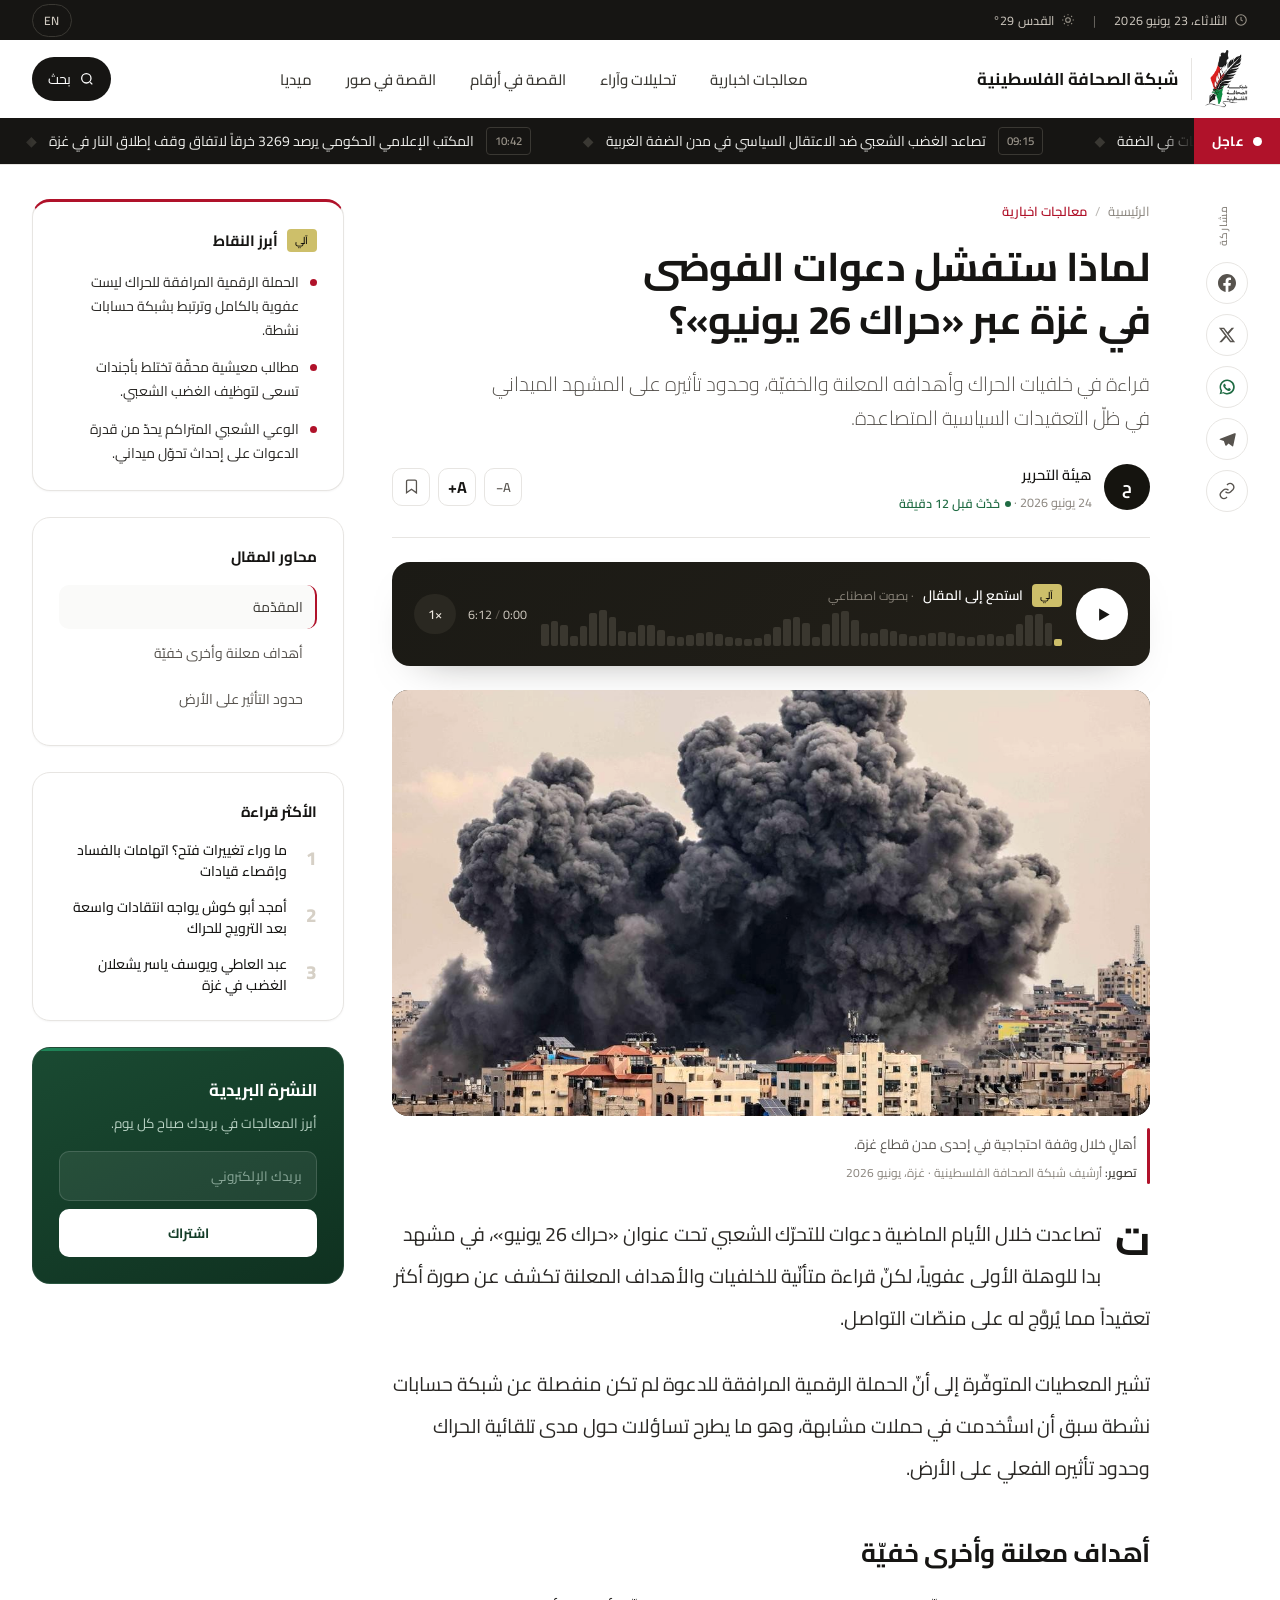
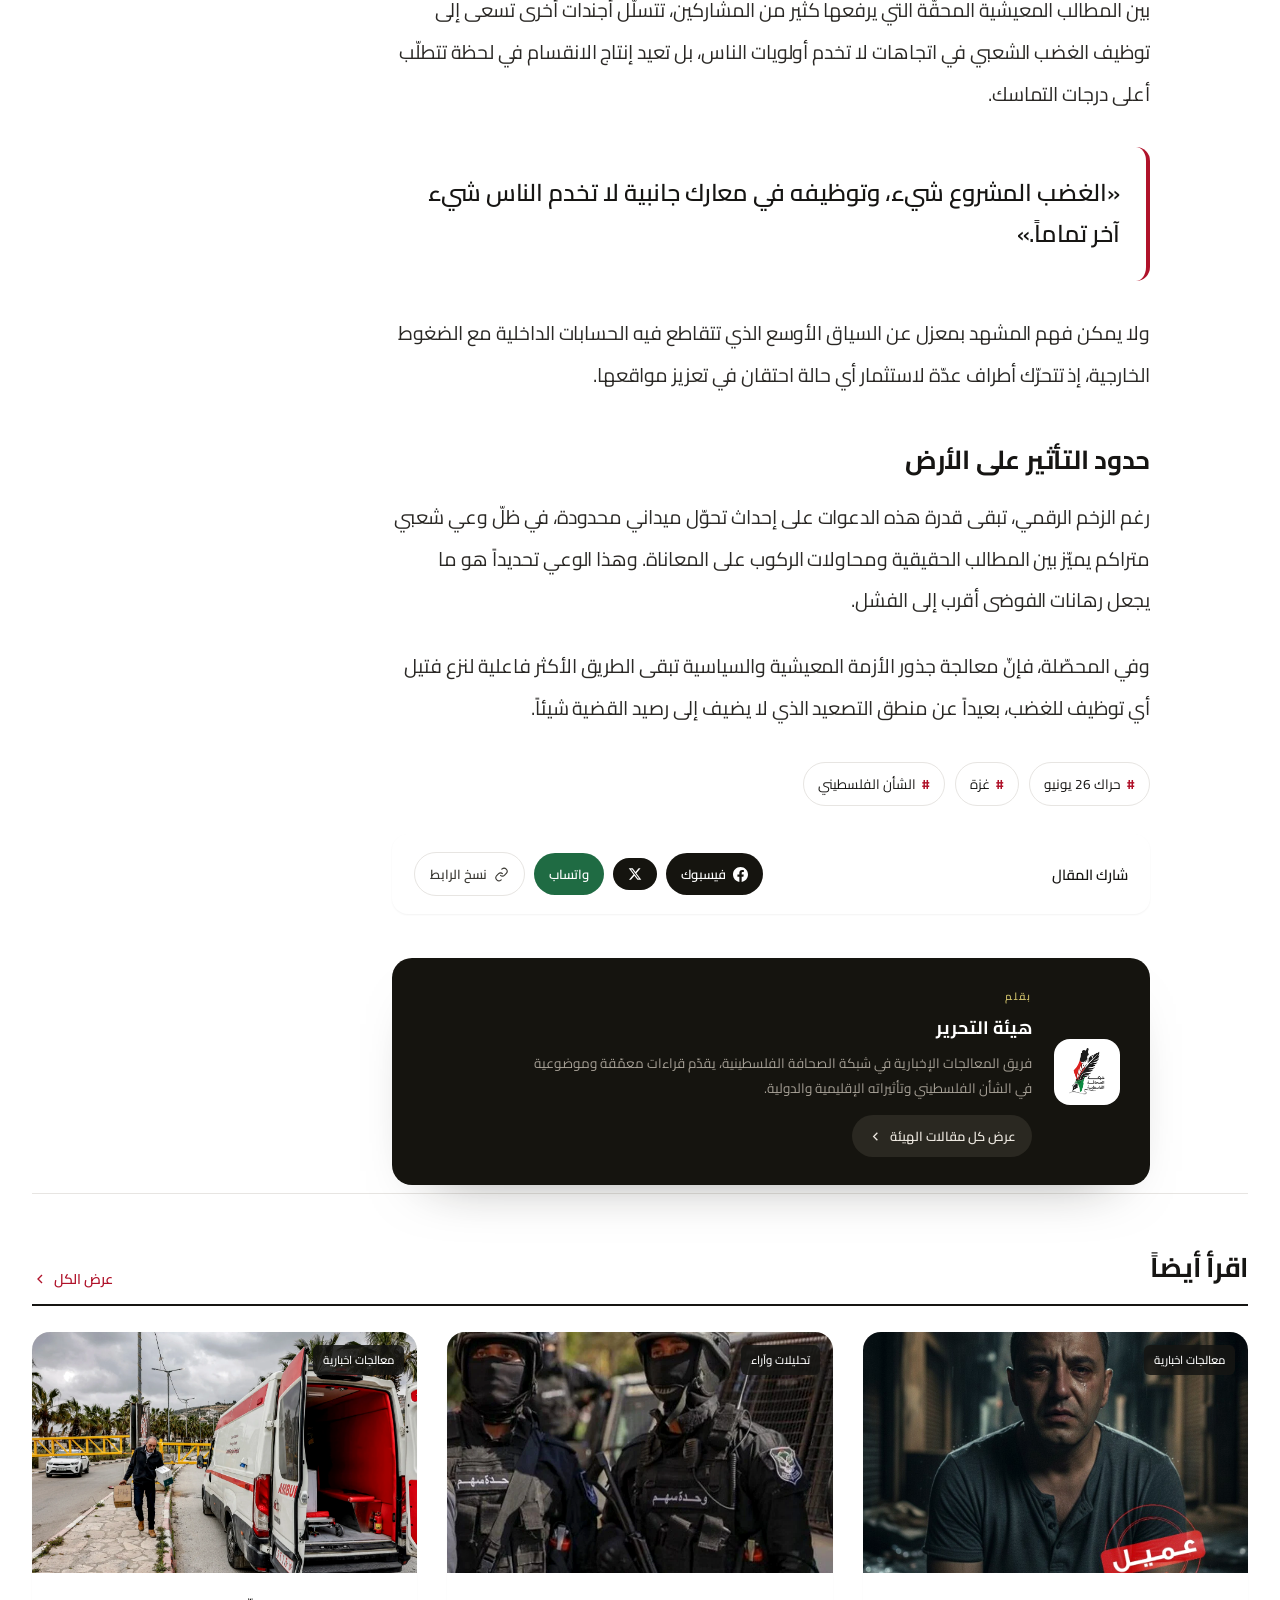
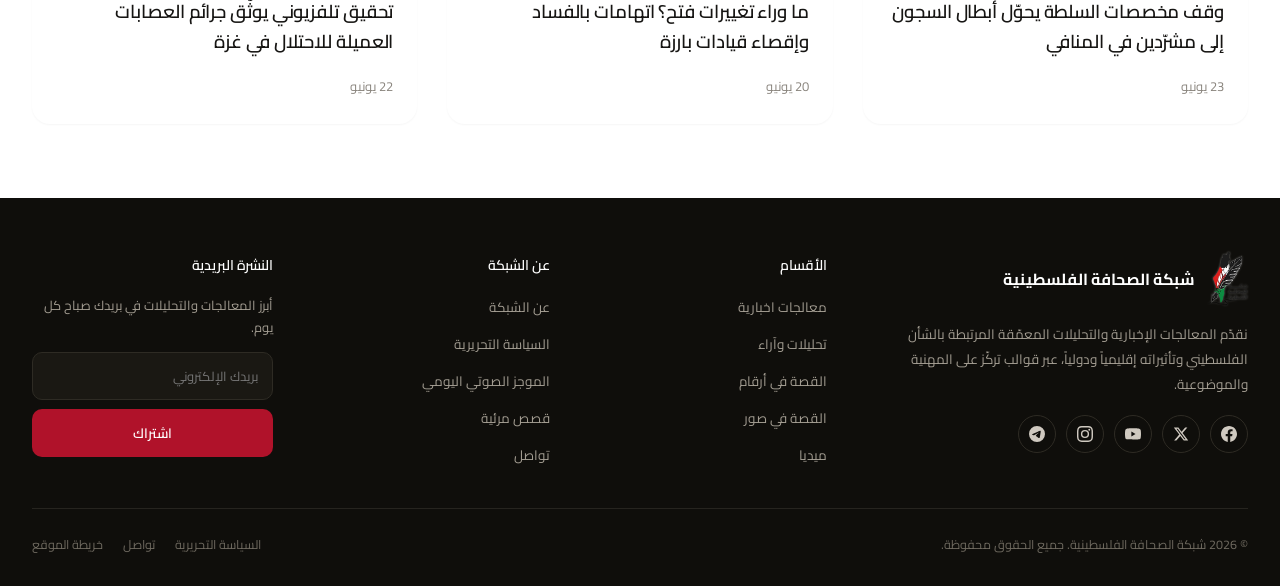
<file: article.html>
<!DOCTYPE html>
<html lang="ar" dir="rtl">
<head>
  <meta charset="utf-8">
  <meta name="viewport" content="width=device-width, initial-scale=1">
  <title>لماذا ستفشل دعوات الفوضى في غزة عبر حراك 26 يونيو؟ — شبكة الصحافة الفلسطينية</title>
  <link rel="preconnect" href="https://fonts.googleapis.com">
  <link rel="preconnect" href="https://fonts.gstatic.com" crossorigin>
  <link href="https://fonts.googleapis.com/css2?family=Cairo:wght@300;400;500;600;700;800&display=swap" rel="stylesheet">
  <link rel="stylesheet" href="assets/css/style.css">
</head>
<body>
<!-- ===================== لودر التحميل ===================== -->
<div class="loader" data-loader aria-hidden="true">
  <div class="loader__mark">
    <span class="loader__ring"></span>
    <img class="loader__logo" src="assets/img/logo.webp" alt="شبكة الصحافة الفلسطينية">
  </div>
  <div class="loader__bar"><span class="loader__bar-fill"></span></div>
</div>
<div class="npp" dir="rtl">

  <!-- شريط تقدّم القراءة -->
  <div class="article__progress" data-read-progress><div class="article__progress-fill"></div></div>

  <!-- ===================== الشريط العلوي ===================== -->
  <div class="topbar">
    <div class="wrap topbar__inner">
      <div class="topbar__group">
        <span class="topbar__item">
          <svg width="14" height="14" viewBox="0 0 24 24" fill="none" stroke="#9b958b" stroke-width="1.8"><circle cx="12" cy="12" r="9"/><path d="M12 7v5l3 2"/></svg>
          <span data-i18n="date">الثلاثاء، 23 يونيو 2026</span>
        </span>
        <span class="topbar__sep">|</span>
        <span class="topbar__item">
          <svg width="14" height="14" viewBox="0 0 24 24" fill="none" stroke="#9b958b" stroke-width="1.8"><circle cx="12" cy="12" r="4"/><path d="M12 2v2M12 20v2M4 12H2M22 12h-2M5 5l1.5 1.5M17.5 17.5L19 19M19 5l-1.5 1.5M6.5 17.5L5 19"/></svg>
          <span data-i18n="weather">القدس 29°</span>
        </span>
      </div>
      <div class="topbar__group topbar__group--end">
        <button class="topbar__lang" type="button" data-lang-toggle data-i18n="langBtn">EN</button>
      </div>
    </div>
  </div>

  <!-- ===================== الهيدر اللاصق + التيكر ===================== -->
  <header class="masthead">
    <div class="wrap masthead__inner">
      <a class="brand" href="index.html">
        <img class="brand__logo" src="assets/img/logo.webp" alt="شبكة الصحافة الفلسطينية">
        <span class="brand__divider"></span>
        <span class="brand__text">
          <span class="brand__name">شبكة الصحافة الفلسطينية</span>
          
        </span>
      </a>
      <nav class="mainnav">
        <a class="mainnav__link" href="articles.html" data-i18n="nav0">معالجات اخبارية</a>
        <a class="mainnav__link" href="articles.html" data-i18n="nav1">تحليلات وآراء</a>
        <a class="mainnav__link" href="articles.html" data-i18n="nav2">القصة في أرقام</a>
        <a class="mainnav__link" href="articles.html" data-i18n="nav3">القصة في صور</a>
        <a class="mainnav__link" href="articles.html" data-i18n="nav4">ميديا</a>
      </nav>
      <button class="search-btn" type="button">
        <svg width="16" height="16" viewBox="0 0 24 24" fill="none" stroke="#fff" stroke-width="1.9"><circle cx="11" cy="11" r="7"/><path d="m20 20-3.2-3.2"/></svg>
        بحث
      </button>
      <button class="navbtn" type="button" data-nav-toggle aria-label="القائمة" aria-expanded="false"><span></span><span></span><span></span></button>
    </div>

    <div class="ticker">
      <div class="ticker__label">
        <span class="ticker__dot"></span>
        <span data-i18n="breaking">عاجل</span>
      </div>
      <div class="ticker__viewport">
        <div class="ticker__track">
          <!-- نسخة 1 -->
          <span class="ticker__item"><span class="ticker__time">10:42</span><span class="ticker__text">المكتب الإعلامي الحكومي يرصد 3269 خرقاً لاتفاق وقف إطلاق النار في غزة</span><span class="ticker__diamond">◆</span></span>
          <span class="ticker__item"><span class="ticker__time">09:15</span><span class="ticker__text">تصاعد الغضب الشعبي ضد الاعتقال السياسي في مدن الضفة الغربية</span><span class="ticker__diamond">◆</span></span>
          <span class="ticker__item"><span class="ticker__time">08:30</span><span class="ticker__text">إهمال السلطة الفلسطينية يهدّد بانهيار المستشفيات في الضفة</span><span class="ticker__diamond">◆</span></span>
          <span class="ticker__item"><span class="ticker__time">07:50</span><span class="ticker__text">انقسامات فتح تهدّد بتصعيد معركة خلافة عباس بعد المؤتمر الثامن</span><span class="ticker__diamond">◆</span></span>
          <!-- نسخة 2 (لاستمرارية الحركة) -->
          <span class="ticker__item"><span class="ticker__time">10:42</span><span class="ticker__text">المكتب الإعلامي الحكومي يرصد 3269 خرقاً لاتفاق وقف إطلاق النار في غزة</span><span class="ticker__diamond">◆</span></span>
          <span class="ticker__item"><span class="ticker__time">09:15</span><span class="ticker__text">تصاعد الغضب الشعبي ضد الاعتقال السياسي في مدن الضفة الغربية</span><span class="ticker__diamond">◆</span></span>
          <span class="ticker__item"><span class="ticker__time">08:30</span><span class="ticker__text">إهمال السلطة الفلسطينية يهدّد بانهيار المستشفيات في الضفة</span><span class="ticker__diamond">◆</span></span>
          <span class="ticker__item"><span class="ticker__time">07:50</span><span class="ticker__text">انقسامات فتح تهدّد بتصعيد معركة خلافة عباس بعد المؤتمر الثامن</span><span class="ticker__diamond">◆</span></span>
        </div>
      </div>
    </div>
  </header>

  <!-- ===================== جسم المقال ===================== -->
  <div class="wrap article">
    <div class="article__layout">

      <!-- شريط المشاركة الجانبي اللاصق -->
      <div class="article__rail">
        <div class="article__rail-label">مشاركة</div>
        <button class="article__rail-btn" type="button" data-share="facebook" title="فيسبوك" aria-label="مشاركة على فيسبوك"><svg viewBox="0 0 24 24" fill="currentColor" aria-hidden="true"><path d="M24 12.073c0-6.627-5.373-12-12-12s-12 5.373-12 12c0 5.99 4.388 10.954 10.125 11.854v-8.385H7.078v-3.47h3.047V9.43c0-3.007 1.792-4.669 4.533-4.669 1.312 0 2.686.235 2.686.235v2.953H15.83c-1.491 0-1.956.925-1.956 1.874v2.25h3.328l-.532 3.47h-2.796v8.385C19.612 23.027 24 18.062 24 12.073z"/></svg></button>
        <button class="article__rail-btn" type="button" data-share="x" title="إكس" aria-label="مشاركة على إكس"><svg viewBox="0 0 24 24" fill="currentColor" aria-hidden="true"><path d="M18.244 2.25h3.308l-7.227 8.26 8.502 11.24H16.17l-5.214-6.817L4.99 21.75H1.68l7.73-8.835L1.254 2.25H8.08l4.713 6.231zm-1.161 17.52h1.833L7.084 4.126H5.117z"/></svg></button>
        <button class="article__rail-btn article__rail-btn--wa" type="button" data-share="whatsapp" title="واتساب">
          <svg width="19" height="19" viewBox="0 0 24 24" fill="currentColor"><path d="M12 2a10 10 0 0 0-8.6 15l-1.3 4.7 4.8-1.3A10 10 0 1 0 12 2zm0 18a8 8 0 0 1-4.1-1.1l-.3-.2-2.8.8.8-2.8-.2-.3A8 8 0 1 1 12 20zm4.4-6c-.2-.1-1.4-.7-1.6-.8s-.4-.1-.5.1-.6.8-.8 1-.3.2-.5.1a6.5 6.5 0 0 1-3.2-2.8c-.2-.4.2-.4.6-1.2a.4.4 0 0 0 0-.4l-.8-1.8c-.2-.5-.4-.4-.5-.4h-.5a.9.9 0 0 0-.7.3 2.8 2.8 0 0 0-.9 2.1 5 5 0 0 0 1 2.6 11 11 0 0 0 4.3 3.8c2.4 1 2.4.7 2.9.6a2.4 2.4 0 0 0 1.6-1.1 2 2 0 0 0 .1-1.1c0-.1-.2-.2-.5-.3z"/></svg>
        </button>
        <button class="article__rail-btn" type="button" data-share="telegram" title="تيليجرام">
          <svg width="19" height="19" viewBox="0 0 24 24" fill="currentColor"><path d="M21.9 4.3 2.9 11.6c-.9.4-.9 1.2 0 1.5l4.9 1.5 1.9 5.8c.2.5.4.6.8.6s.6-.2 1-.5l2.5-2.4 5 3.7c.5.3 1.1.1 1.3-.6l3.4-15.9c.2-.9-.4-1.3-1.3-1z"/></svg>
        </button>
        <button class="article__rail-btn" type="button" data-share="copy" title="نسخ الرابط">
          <svg width="18" height="18" viewBox="0 0 24 24" fill="none" stroke="currentColor" stroke-width="1.8"><path d="M10 13a5 5 0 0 0 7 0l3-3a5 5 0 0 0-7-7l-1 1"/><path d="M14 11a5 5 0 0 0-7 0l-3 3a5 5 0 0 0 7 7l1-1"/></svg>
        </button>
      </div>

      <!-- المقال الرئيسي -->
      <article class="article__main">
        <!-- مسار التنقّل -->
        <div class="article__crumb">
          <a class="article__crumb-link" href="index.html">الرئيسية</a><span class="article__crumb-sep">/</span>
          <a class="article__crumb-link article__crumb-link--active" href="articles.html">معالجات اخبارية</a>
        </div>
        <h1 class="article__headline" id="article-top">لماذا ستفشل دعوات الفوضى في غزة عبر «حراك 26 يونيو»؟</h1>
        <p class="article__deck">قراءة في خلفيات الحراك وأهدافه المعلنة والخفيّة، وحدود تأثيره على المشهد الميداني في ظلّ التعقيدات السياسية المتصاعدة.</p>

        <!-- بيانات الكاتب والتاريخ -->
        <div class="article__byline">
          <div class="article__byline-id">
            <span class="article__avatar">ح</span>
            <div>
              <a class="article__author" href="author.html">هيئة التحرير</a>
              <div class="article__byline-meta">24 يونيو 2026 · <span class="article__updated" data-updated><span class="article__updated-dot"></span>حُدّث قبل 12 دقيقة</span></div>
            </div>
          </div>
          <div class="article__tools">
            <button class="article__tool" type="button" data-font-dec title="تصغير الخط">A−</button>
            <button class="article__tool article__tool--lg" type="button" data-font-inc title="تكبير الخط">A+</button>
            <button class="article__tool" type="button" data-save-toggle title="حفظ">
              <svg width="17" height="17" viewBox="0 0 24 24" fill="none" stroke="currentColor" stroke-width="1.8"><path d="M19 21l-7-5-7 5V5a2 2 0 0 1 2-2h10a2 2 0 0 1 2 2z"/></svg>
            </button>
          </div>
        </div>

        <!-- مشغّل الاستماع للمقال بالذكاء الاصطناعي -->
        <div class="article__listen" data-listen>
          <button class="article__listen-btn audio-btn" type="button" data-listen-toggle>
            <svg class="audio-btn__pause" width="19" height="19" viewBox="0 0 24 24" fill="#161513"><rect x="6" y="5" width="4" height="14" rx="1"/><rect x="14" y="5" width="4" height="14" rx="1"/></svg>
            <svg class="audio-btn__play" width="21" height="21" viewBox="0 0 24 24" fill="#161513"><path d="M7 5v14l12-7z"/></svg>
          </button>
          <div class="article__listen-body">
            <div class="article__listen-head">
              <span class="badge-ai">آلي</span>
              <span class="article__listen-title">استمع إلى المقال</span>
              <span class="article__listen-sub">· بصوت اصطناعي</span>
            </div>
            <div class="article__wave" data-listen-wave></div>
          </div>
          <div class="article__listen-foot">
            <span class="article__listen-time"><span data-listen-cur>0:00</span> <span class="article__listen-slash">/</span> <span data-listen-dur>6:12</span></span>
            <button class="speed-btn" type="button" data-listen-speed>×1</button>
          </div>
        </div>

        <!-- الصورة الرئيسية -->
        <figure class="article__figure">
          <div class="article__figure-media">
            <img class="mono cover-abs" src="assets/img/news/ghzh-7.jpg" alt="من احتجاجات سابقة في قطاع غزة">
          </div>
          <figcaption class="article__caption">
            <span class="article__caption-rule"></span>
            <span>
              <span class="article__caption-text">أهالٍ خلال وقفة احتجاجية في إحدى مدن قطاع غزة.</span>
              <span class="article__caption-credit"><b>تصوير:</b> أرشيف شبكة الصحافة الفلسطينية · غزة، يونيو 2026</span>
            </span>
          </figcaption>
        </figure>

        <!-- جسم المقال -->
        <div class="article__prose" data-article-body>
          <p><span class="article__dropcap">ت</span>تصاعدت خلال الأيام الماضية دعوات للتحرّك الشعبي تحت عنوان «حراك 26 يونيو»، في مشهد بدا للوهلة الأولى عفوياً، لكنّ قراءة متأنّية للخلفيات والأهداف المعلنة تكشف عن صورة أكثر تعقيداً مما يُروَّج له على منصّات التواصل.</p>
          <p>تشير المعطيات المتوفّرة إلى أنّ الحملة الرقمية المرافقة للدعوة لم تكن منفصلة عن شبكة حسابات نشطة سبق أن استُخدمت في حملات مشابهة، وهو ما يطرح تساؤلات حول مدى تلقائية الحراك وحدود تأثيره الفعلي على الأرض.</p>
          <h2 class="article__subhead" id="sec-aims">أهداف معلنة وأخرى خفيّة</h2>
          <p>بين المطالب المعيشية المحقّة التي يرفعها كثير من المشاركين، تتسلّل أجندات أخرى تسعى إلى توظيف الغضب الشعبي في اتجاهات لا تخدم أولويات الناس، بل تعيد إنتاج الانقسام في لحظة تتطلّب أعلى درجات التماسك.</p>
          <blockquote class="article__quote">
            <p>«الغضب المشروع شيء، وتوظيفه في معارك جانبية لا تخدم الناس شيء آخر تماماً.»</p>
          </blockquote>
          <p>ولا يمكن فهم المشهد بمعزل عن السياق الأوسع الذي تتقاطع فيه الحسابات الداخلية مع الضغوط الخارجية، إذ تتحرّك أطراف عدّة لاستثمار أي حالة احتقان في تعزيز مواقعها.</p>
          <h2 class="article__subhead" id="sec-impact">حدود التأثير على الأرض</h2>
          <p>رغم الزخم الرقمي، تبقى قدرة هذه الدعوات على إحداث تحوّل ميداني محدودة، في ظلّ وعي شعبي متراكم يميّز بين المطالب الحقيقية ومحاولات الركوب على المعاناة. وهذا الوعي تحديداً هو ما يجعل رهانات الفوضى أقرب إلى الفشل.</p>
          <p>وفي المحصّلة، فإنّ معالجة جذور الأزمة المعيشية والسياسية تبقى الطريق الأكثر فاعلية لنزع فتيل أي توظيف للغضب، بعيداً عن منطق التصعيد الذي لا يضيف إلى رصيد القضية شيئاً.</p>
        </div>

        <!-- الوسوم -->
        <div class="article__tags">
          <a class="article__tag" href="articles.html"><b class="article__tag-hash">#</b>حراك 26 يونيو</a>
          <a class="article__tag" href="articles.html"><b class="article__tag-hash">#</b>غزة</a>
          <a class="article__tag" href="articles.html"><b class="article__tag-hash">#</b>الشأن الفلسطيني</a>
        </div>

        <!-- صفّ المشاركة -->
        <div class="article__share">
          <span class="article__share-label">شارك المقال</span>
          <div class="article__share-btns">
            <button class="article__share-btn" type="button" data-share="facebook"><svg width="15" height="15" viewBox="0 0 24 24" fill="currentColor"><path d="M24 12.073c0-6.627-5.373-12-12-12s-12 5.373-12 12c0 5.99 4.388 10.954 10.125 11.854v-8.385H7.078v-3.47h3.047V9.43c0-3.007 1.792-4.669 4.533-4.669 1.312 0 2.686.235 2.686.235v2.953H15.83c-1.491 0-1.956.925-1.956 1.874v2.25h3.328l-.532 3.47h-2.796v8.385C19.612 23.027 24 18.062 24 12.073z"/></svg>فيسبوك</button>
            <button class="article__share-btn" type="button" data-share="x" aria-label="مشاركة على إكس"><svg width="14" height="14" viewBox="0 0 24 24" fill="currentColor"><path d="M18.244 2.25h3.308l-7.227 8.26 8.502 11.24H16.17l-5.214-6.817L4.99 21.75H1.68l7.73-8.835L1.254 2.25H8.08l4.713 6.231zm-1.161 17.52h1.833L7.084 4.126H5.117z"/></svg></button>
            <button class="article__share-btn article__share-btn--wa" type="button" data-share="whatsapp">واتساب</button>
            <button class="article__share-btn article__share-btn--ghost" type="button" data-share="copy">
              <svg width="15" height="15" viewBox="0 0 24 24" fill="none" stroke="currentColor" stroke-width="1.8"><path d="M10 13a5 5 0 0 0 7 0l3-3a5 5 0 0 0-7-7l-1 1"/><path d="M14 11a5 5 0 0 0-7 0l-3 3a5 5 0 0 0 7 7l1-1"/></svg>نسخ الرابط
            </button>
          </div>
        </div>

        <!-- نبذة الكاتب -->
        <div class="article__bio">
          <span class="article__bio-avatar"><img src="assets/img/logo.webp" alt="شبكة الصحافة الفلسطينية"></span>
          <div class="article__bio-body">
            <div class="article__bio-role">بقلم</div>
            <a class="article__bio-name" href="author.html">هيئة التحرير</a>
            <p class="article__bio-desc">فريق المعالجات الإخبارية في شبكة الصحافة الفلسطينية، يقدّم قراءات معمّقة وموضوعية في الشأن الفلسطيني وتأثيراته الإقليمية والدولية.</p>
            <a class="article__bio-link" href="author.html">عرض كل مقالات الهيئة <svg width="15" height="15" viewBox="0 0 24 24" fill="none" stroke="currentColor" stroke-width="2"><path d="M15 18l-6-6 6-6"/></svg></a>
          </div>
        </div>
      </article>

      <!-- الشريط الجانبي -->
      <aside class="article__sidebar">
        <!-- أبرز النقاط -->
        <div class="article__widget article__widget--top">
          <div class="article__widget-head">
            <span class="badge-ai">آلي</span>
            <span class="article__widget-title">أبرز النقاط</span>
          </div>
          <ul class="article__points">
            <li class="article__point"><span class="article__point-dot"></span><span>الحملة الرقمية المرافقة للحراك ليست عفوية بالكامل وترتبط بشبكة حسابات نشطة.</span></li>
            <li class="article__point"><span class="article__point-dot"></span><span>مطالب معيشية محقّة تختلط بأجندات تسعى لتوظيف الغضب الشعبي.</span></li>
            <li class="article__point"><span class="article__point-dot"></span><span>الوعي الشعبي المتراكم يحدّ من قدرة الدعوات على إحداث تحوّل ميداني.</span></li>
          </ul>
        </div>

        <!-- محاور المقال -->
        <div class="article__widget">
          <div class="article__widget-title article__widget-title--solo">محاور المقال</div>
          <nav class="article__toc" data-toc>
            <a class="article__toc-link article__toc-link--active" href="#article-top" data-toc-link>المقدّمة</a>
            <a class="article__toc-link" href="#sec-aims" data-toc-link>أهداف معلنة وأخرى خفيّة</a>
            <a class="article__toc-link" href="#sec-impact" data-toc-link>حدود التأثير على الأرض</a>
          </nav>
        </div>

        <!-- الأكثر قراءة -->
        <div class="article__widget">
          <div class="article__widget-title article__widget-title--solo">الأكثر قراءة</div>
          <div class="article__most">
            <a class="article__most-item" href="article.html"><span class="article__most-rank">1</span><span class="article__most-title">ما وراء تغييرات فتح؟ اتهامات بالفساد وإقصاء قيادات</span></a>
            <a class="article__most-item" href="article.html"><span class="article__most-rank">2</span><span class="article__most-title">أمجد أبو كوش يواجه انتقادات واسعة بعد الترويج للحراك</span></a>
            <a class="article__most-item" href="article.html"><span class="article__most-rank">3</span><span class="article__most-title">عبد العاطي ويوسف ياسر يشعلان الغضب في غزة</span></a>
          </div>
        </div>

        <!-- النشرة البريدية -->
        <div class="newsletter article__nl">
          <div class="newsletter__title" data-i18n="nl">النشرة البريدية</div>
          <p class="newsletter__desc">أبرز المعالجات في بريدك صباح كل يوم.</p>
          <form class="newsletter__form" onsubmit="return false">
            <input class="newsletter__input" type="email" placeholder="بريدك الإلكتروني" data-i18n-ph="emailPh">
            <button class="newsletter__btn" type="submit" data-i18n="subscribe">اشتراك</button>
          </form>
        </div>
      </aside>
    </div>

    <!-- اقرأ أيضاً -->
    <section class="article__related">
      <div class="sec-head">
        <h2 class="sec-head__title">اقرأ أيضاً</h2>
        <a class="sec-head__more" href="articles.html"><span data-i18n="viewAll">عرض الكل</span><svg width="16" height="16" viewBox="0 0 24 24" fill="none" stroke="#B0122A" stroke-width="2"><path d="M15 18l-6-6 6-6"/></svg></a>
      </div>
      <div class="cards">
        <article class="card">
          <a class="card__media" href="article.html"><img class="mono cover-abs" src="assets/img/news/photo-2026-06-23-12-56-55.jpg" alt=""><span class="card__cat">معالجات اخبارية</span></a>
          <div class="card__body"><h3 class="card__title"><a class="article__card-link" href="article.html">وقف مخصصات السلطة يحوّل أبطال السجون إلى مشرّدين في المنافي</a></h3><div class="card__meta"><span>23 يونيو</span></div></div>
        </article>
        <article class="card">
          <a class="card__media" href="article.html"><img class="mono cover-abs" src="assets/img/news/almqawmh.webp" alt=""><span class="card__cat">تحليلات وآراء</span></a>
          <div class="card__body"><h3 class="card__title"><a class="article__card-link" href="article.html">ما وراء تغييرات فتح؟ اتهامات بالفساد وإقصاء قيادات بارزة</a></h3><div class="card__meta"><span>20 يونيو</span></div></div>
        </article>
        <article class="card">
          <a class="card__media" href="article.html"><img class="mono cover-abs" src="assets/img/news/mstshfyat.webp" alt=""><span class="card__cat">معالجات اخبارية</span></a>
          <div class="card__body"><h3 class="card__title"><a class="article__card-link" href="article.html">تحقيق تلفزيوني يوثّق جرائم العصابات العميلة للاحتلال في غزة</a></h3><div class="card__meta"><span>22 يونيو</span></div></div>
        </article>
      </div>
    </section>
  </div>

  <!-- ===================== الفوتر ===================== -->
  <footer class="footer">
    <div class="wrap footer__pad">
      <div class="footer__grid">
        <div>
          <div class="footer__brand-row">
            <img class="footer__logo" src="assets/img/logo.webp" alt="">
            <div><div class="footer__name">شبكة الصحافة الفلسطينية</div></div>
          </div>
          <p class="footer__desc">نقدّم المعالجات الإخبارية والتحليلات المعمّقة المرتبطة بالشأن الفلسطيني وتأثيراته إقليمياً ودولياً، عبر قوالب تركّز على المهنية والموضوعية.</p>
          <div class="socials">
            <a class="social" href="#" aria-label="فيسبوك"><svg viewBox="0 0 24 24" fill="currentColor" aria-hidden="true"><path d="M24 12.073c0-6.627-5.373-12-12-12s-12 5.373-12 12c0 5.99 4.388 10.954 10.125 11.854v-8.385H7.078v-3.47h3.047V9.43c0-3.007 1.792-4.669 4.533-4.669 1.312 0 2.686.235 2.686.235v2.953H15.83c-1.491 0-1.956.925-1.956 1.874v2.25h3.328l-.532 3.47h-2.796v8.385C19.612 23.027 24 18.062 24 12.073z"/></svg></a>
            <a class="social" href="#" aria-label="منصة إكس"><svg viewBox="0 0 24 24" fill="currentColor" aria-hidden="true"><path d="M18.244 2.25h3.308l-7.227 8.26 8.502 11.24H16.17l-5.214-6.817L4.99 21.75H1.68l7.73-8.835L1.254 2.25H8.08l4.713 6.231zm-1.161 17.52h1.833L7.084 4.126H5.117z"/></svg></a>
            <a class="social" href="#" aria-label="يوتيوب"><svg viewBox="0 0 24 24" fill="currentColor" aria-hidden="true"><path d="M23.498 6.186a3.016 3.016 0 0 0-2.122-2.136C19.505 3.545 12 3.545 12 3.545s-7.505 0-9.377.505A3.017 3.017 0 0 0 .502 6.186C0 8.07 0 12 0 12s0 3.93.502 5.814a3.016 3.016 0 0 0 2.122 2.136c1.871.505 9.376.505 9.376.505s7.505 0 9.377-.505a3.015 3.015 0 0 0 2.122-2.136C24 15.93 24 12 24 12s0-3.93-.502-5.814zM9.545 15.568V8.432L15.818 12l-6.273 3.568z"/></svg></a>
            <a class="social" href="#" aria-label="إنستغرام"><svg viewBox="0 0 24 24" fill="currentColor" aria-hidden="true"><path d="M12 2.163c3.204 0 3.584.012 4.85.07 3.252.148 4.771 1.691 4.919 4.919.058 1.265.069 1.645.069 4.849 0 3.205-.012 3.584-.069 4.849-.149 3.225-1.664 4.771-4.919 4.919-1.266.058-1.644.07-4.85.07-3.204 0-3.584-.012-4.849-.07-3.26-.149-4.771-1.699-4.919-4.92-.058-1.265-.07-1.644-.07-4.849 0-3.204.013-3.583.07-4.849.149-3.227 1.664-4.771 4.919-4.919 1.266-.057 1.645-.069 4.849-.069zm0-2.163C8.741 0 8.333.014 7.053.072 2.695.272.273 2.69.073 7.052.014 8.333 0 8.741 0 12c0 3.259.014 3.668.072 4.948.2 4.358 2.618 6.78 6.98 6.98C8.333 23.986 8.741 24 12 24c3.259 0 3.668-.014 4.948-.072 4.354-.2 6.782-2.618 6.979-6.98.059-1.28.073-1.689.073-4.948 0-3.259-.014-3.667-.072-4.947-.196-4.354-2.617-6.78-6.979-6.98C15.668.014 15.259 0 12 0zm0 5.838a6.162 6.162 0 1 0 0 12.324 6.162 6.162 0 0 0 0-12.324zM12 16a4 4 0 1 1 0-8 4 4 0 0 1 0 8zm6.406-11.845a1.44 1.44 0 1 0 0 2.881 1.44 1.44 0 0 0 0-2.881z"/></svg></a>
            <a class="social" href="#" aria-label="تيليغرام"><svg viewBox="0 0 24 24" fill="currentColor" aria-hidden="true"><path d="M11.944 0A12 12 0 0 0 0 12a12 12 0 0 0 12 12 12 12 0 0 0 12-12A12 12 0 0 0 12 0a12 12 0 0 0-.056 0zm4.962 7.224c.1-.002.321.023.465.14a.506.506 0 0 1 .171.325c.016.093.036.306.02.472-.18 1.898-.962 6.502-1.36 8.627-.168.9-.499 1.201-.82 1.23-.696.065-1.225-.46-1.9-.902-1.056-.693-1.653-1.124-2.678-1.8-1.185-.78-.417-1.21.258-1.91.177-.184 3.247-2.977 3.307-3.23.007-.032.014-.15-.056-.212s-.174-.041-.249-.024c-.106.024-1.793 1.14-5.061 3.345-.479.329-.913.489-1.302.481-.428-.009-1.252-.242-1.865-.44-.751-.244-1.349-.374-1.297-.789.027-.216.325-.437.893-.663 3.498-1.524 5.83-2.529 6.998-3.014 3.332-1.386 4.025-1.627 4.476-1.635z"/></svg></a>
          </div>
        </div>
        <div>
          <div class="footer__heading" data-i18n="f_sections">الأقسام</div>
          <div class="footer__links">
            <a href="articles.html">معالجات اخبارية</a>
            <a href="articles.html">تحليلات وآراء</a>
            <a href="articles.html">القصة في أرقام</a>
            <a href="articles.html">القصة في صور</a>
            <a href="articles.html">ميديا</a>
          </div>
        </div>
        <div>
          <div class="footer__heading" data-i18n="f_about">عن الشبكة</div>
          <div class="footer__links">
            <a href="about.html" data-i18n="f_about">عن الشبكة</a>
            <a href="about.html" data-i18n="f_policy">السياسة التحريرية</a>
            <a href="#" data-i18n="s_audio">الموجز الصوتي اليومي</a>
            <a href="#" data-i18n="s_video">قصص مرئية</a>
            <a href="contact.html" data-i18n="f_contact">تواصل</a>
          </div>
        </div>
        <div>
          <div class="footer__heading" data-i18n="nl">النشرة البريدية</div>
          <p class="footer__news-desc" data-i18n="nlDesc">أبرز المعالجات والتحليلات في بريدك صباح كل يوم.</p>
          <form class="footer__news-form" onsubmit="return false">
            <input class="footer__news-input" type="email" placeholder="بريدك الإلكتروني" data-i18n-ph="emailPh">
            <button class="footer__news-btn" type="submit" data-i18n="subscribe">اشتراك</button>
          </form>
        </div>
      </div>
      <div class="footer__bottom">
        <span class="footer__rights" data-i18n="rights">© 2026 شبكة الصحافة الفلسطينية. جميع الحقوق محفوظة.</span>
        <div class="footer__legal">
          <a href="about.html" data-i18n="f_policy">السياسة التحريرية</a>
          <a href="contact.html" data-i18n="f_contact">تواصل</a>
          <a href="#">خريطة الموقع</a>
        </div>
      </div>
    </div>
  </footer>

  <!-- إشعار منبثق -->
  <div class="article__toast" data-toast aria-live="polite">
    <svg width="17" height="17" viewBox="0 0 24 24" fill="none" stroke="#1F8A5B" stroke-width="2.2"><path d="M20 6 9 17l-5-5"/></svg>
    <span data-toast-text></span>
  </div>

</div>

<script src="assets/js/main.js"></script>
</body>
</html>
</file>
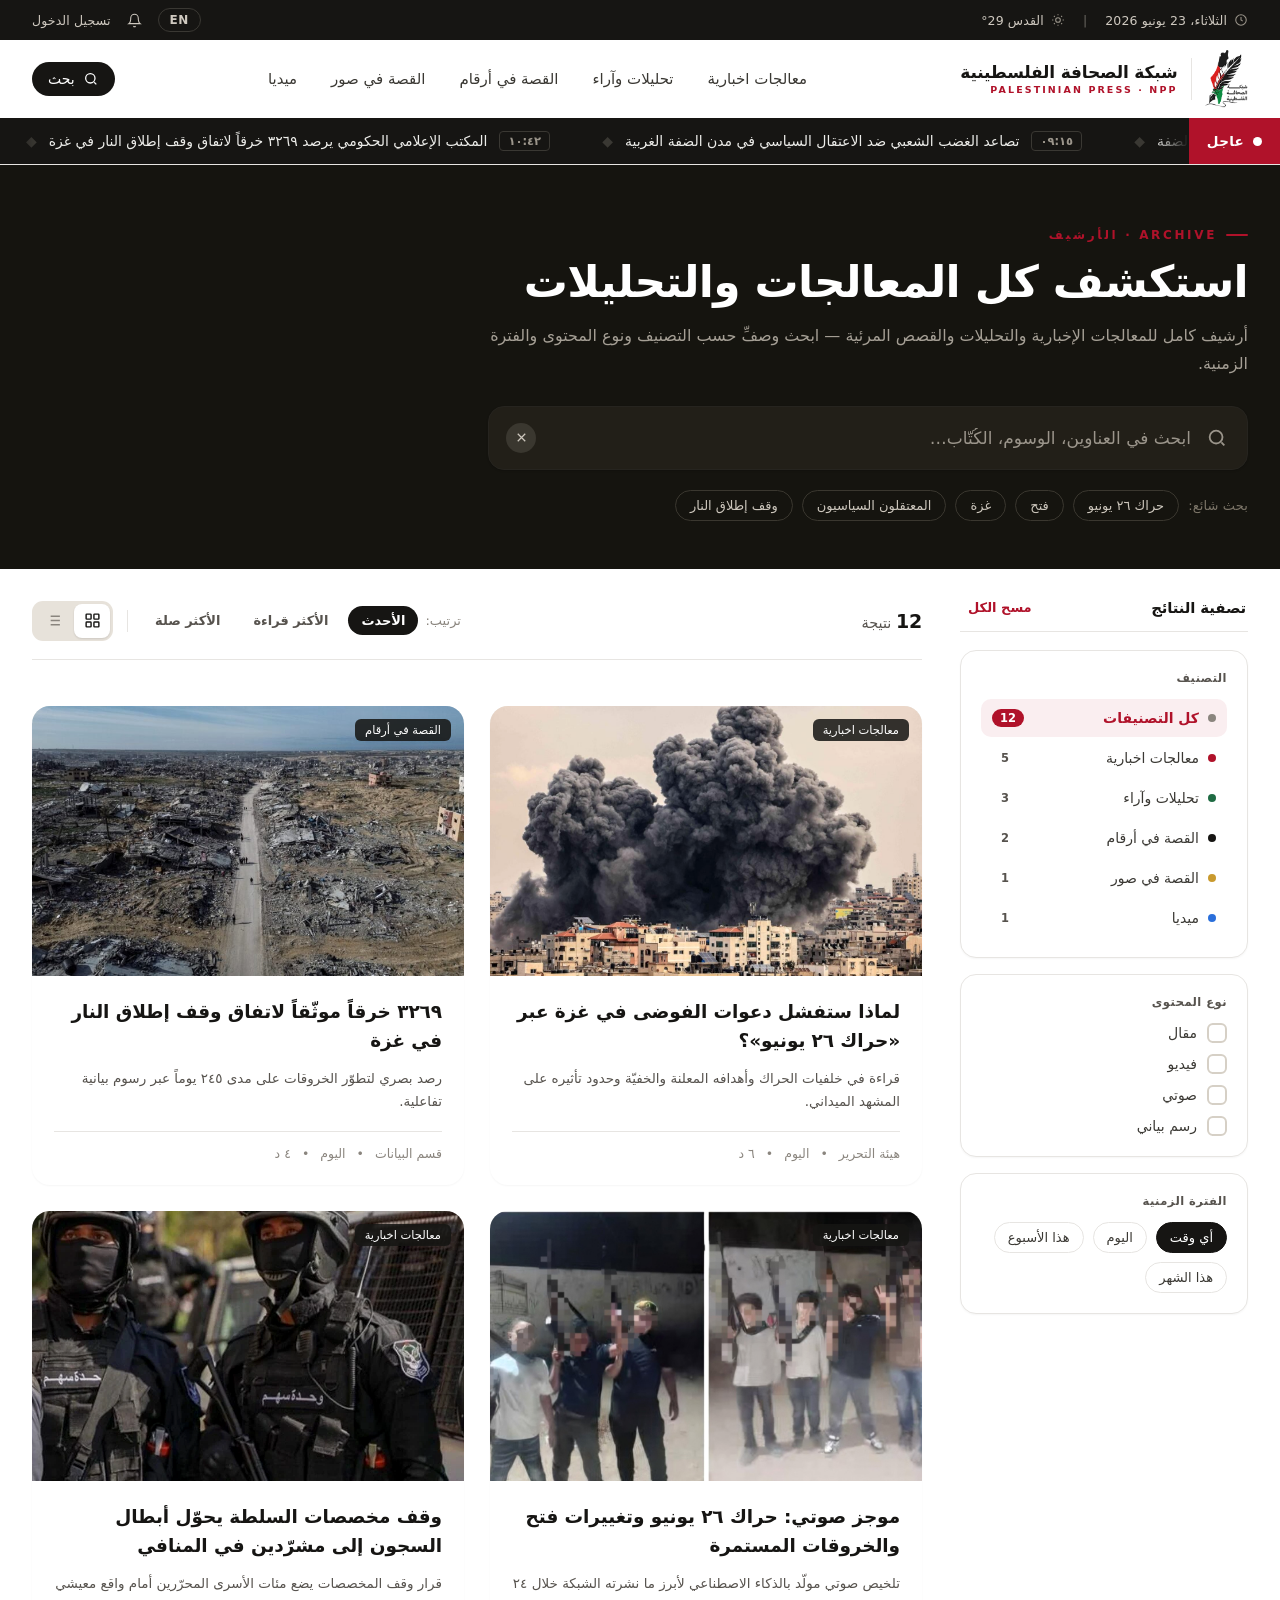
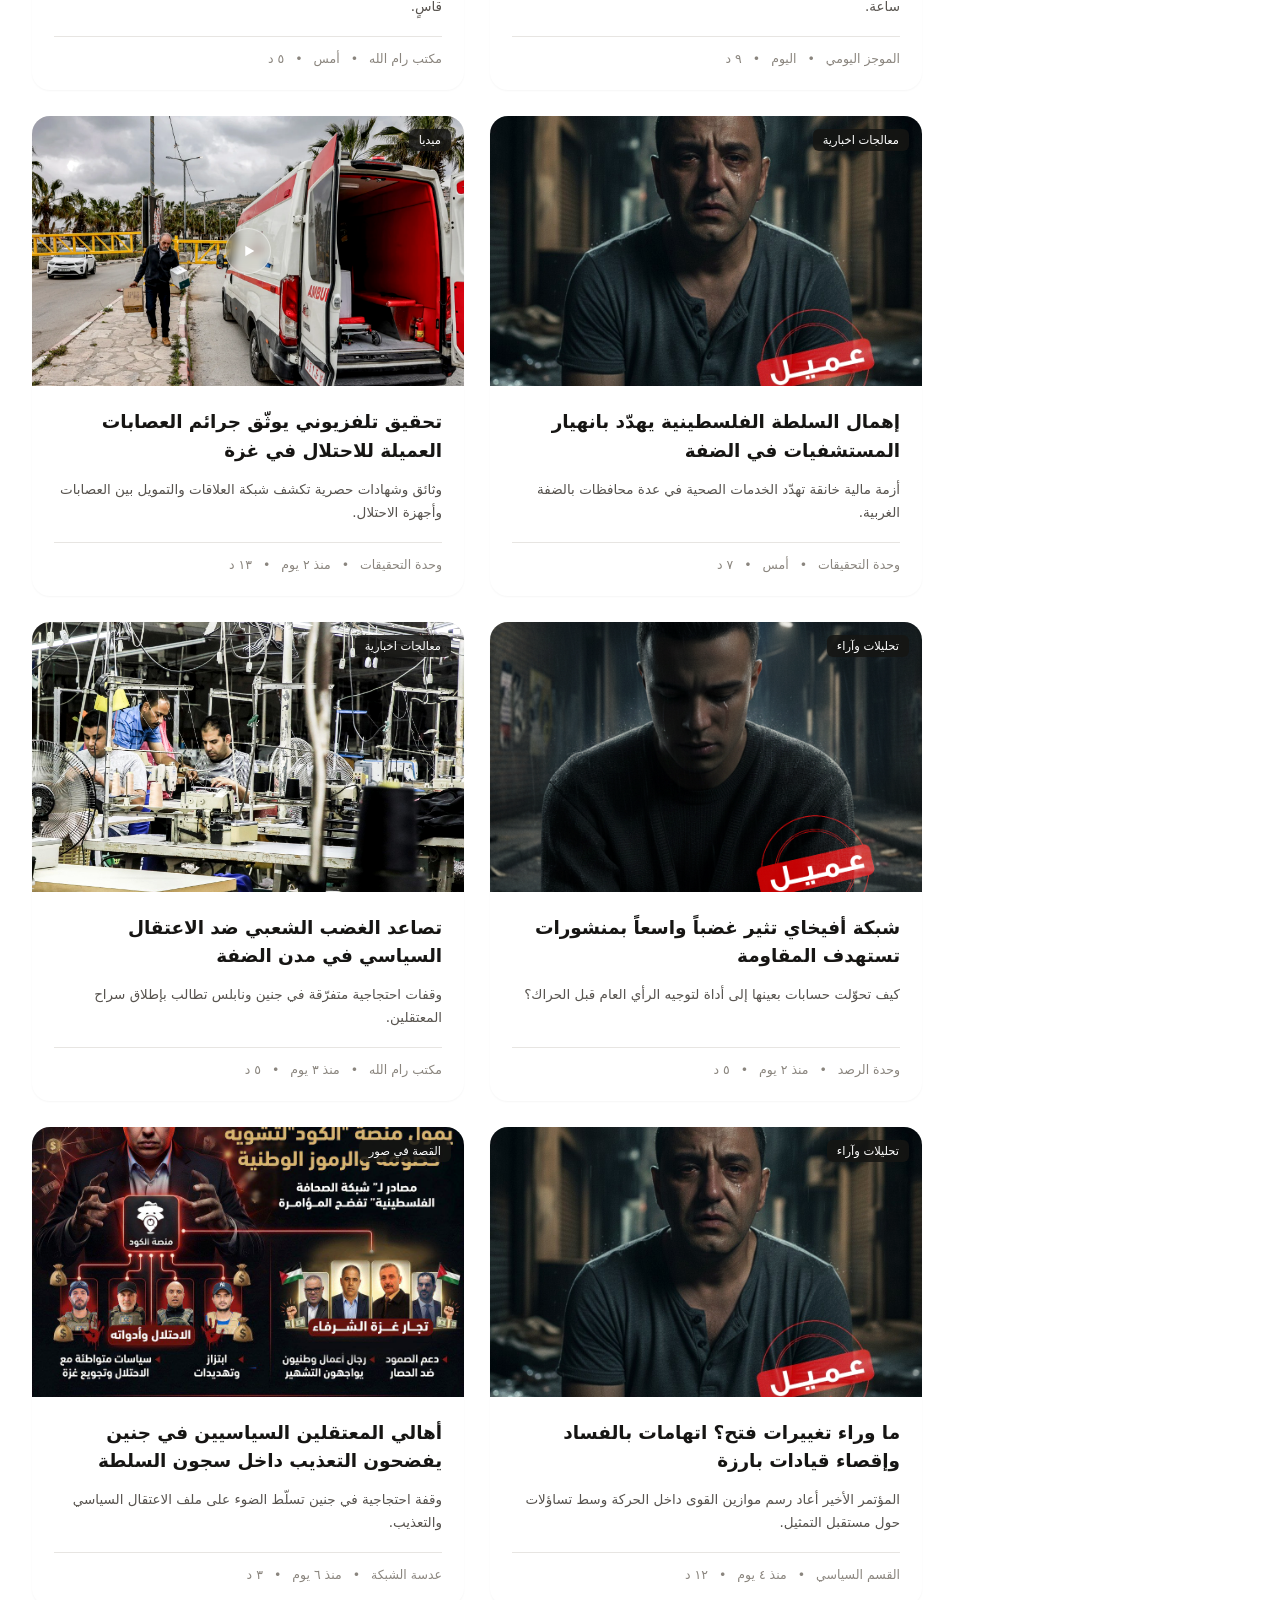
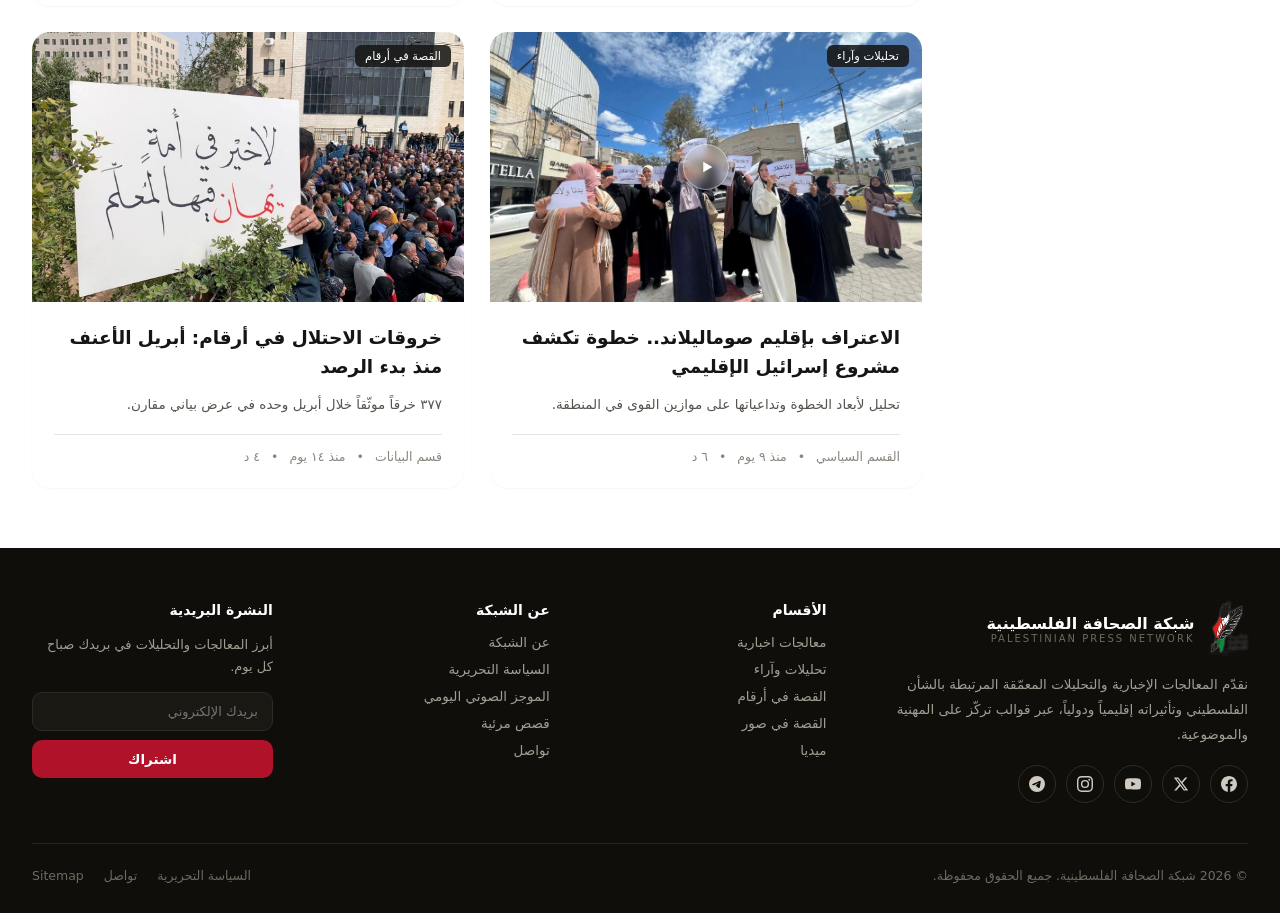
<file: articles.html>
<!DOCTYPE html>
<html lang="ar" dir="rtl">
<head>
  <meta charset="utf-8">
  <meta name="viewport" content="width=device-width, initial-scale=1">
  <title>الأرشيف — استكشف كل المعالجات والتحليلات | شبكة الصحافة الفلسطينية</title>
  <link rel="preconnect" href="https://fonts.googleapis.com">
  <link rel="preconnect" href="https://fonts.gstatic.com" crossorigin>
  <link href="https://fonts.googleapis.com/css2?family=IBM+Plex+Sans+Arabic:wght@300;400;500;600;700&family=Inter:wght@400;500;600;700;800&display=swap" rel="stylesheet">
  <link rel="stylesheet" href="assets/css/style.css">
</head>
<body>
<div class="npp" dir="rtl">

  <!-- ===================== الشريط العلوي ===================== -->
  <div class="topbar">
    <div class="wrap topbar__inner">
      <div class="topbar__group">
        <span class="topbar__item">
          <svg width="14" height="14" viewBox="0 0 24 24" fill="none" stroke="#9b958b" stroke-width="1.8"><circle cx="12" cy="12" r="9"/><path d="M12 7v5l3 2"/></svg>
          <span data-i18n="date">الثلاثاء، ٢٣ يونيو ٢٠٢٦</span>
        </span>
        <span class="topbar__sep">|</span>
        <span class="topbar__item">
          <svg width="14" height="14" viewBox="0 0 24 24" fill="none" stroke="#9b958b" stroke-width="1.8"><circle cx="12" cy="12" r="4"/><path d="M12 2v2M12 20v2M4 12H2M22 12h-2M5 5l1.5 1.5M17.5 17.5L19 19M19 5l-1.5 1.5M6.5 17.5L5 19"/></svg>
          <span data-i18n="weather">القدس ٢٩°</span>
        </span>
      </div>
      <div class="topbar__group topbar__group--end">
        <button class="topbar__lang" type="button" data-lang-toggle data-i18n="langBtn">EN</button>
        <span class="topbar__bell">
          <svg width="15" height="15" viewBox="0 0 24 24" fill="none" stroke="#CFC9C0" stroke-width="1.7"><path d="M18 8a6 6 0 1 0-12 0c0 7-3 9-3 9h18s-3-2-3-9"/><path d="M13.7 21a2 2 0 0 1-3.4 0"/></svg>
        </span>
        <span class="topbar__signin" data-i18n="signin">تسجيل الدخول</span>
      </div>
    </div>
  </div>

  <!-- ===================== الهيدر اللاصق + التيكر ===================== -->
  <header class="masthead">
    <div class="wrap masthead__inner">
      <a class="brand" href="index.html">
        <img class="brand__logo" src="assets/img/logo.webp" alt="شبكة الصحافة الفلسطينية">
        <span class="brand__divider"></span>
        <span class="brand__text">
          <span class="brand__name">شبكة الصحافة الفلسطينية</span>
          <span class="brand__sub">PALESTINIAN PRESS · NPP</span>
        </span>
      </a>
      <nav class="mainnav">
        <a class="mainnav__link" href="articles.html" data-i18n="nav0">معالجات اخبارية</a>
        <a class="mainnav__link" href="articles.html" data-i18n="nav1">تحليلات وآراء</a>
        <a class="mainnav__link" href="articles.html" data-i18n="nav2">القصة في أرقام</a>
        <a class="mainnav__link" href="articles.html" data-i18n="nav3">القصة في صور</a>
        <a class="mainnav__link" href="articles.html" data-i18n="nav4">ميديا</a>
      </nav>
      <button class="search-btn" type="button">
        <svg width="16" height="16" viewBox="0 0 24 24" fill="none" stroke="#fff" stroke-width="1.9"><circle cx="11" cy="11" r="7"/><path d="m20 20-3.2-3.2"/></svg>
        بحث
      </button>
      <button class="navbtn" type="button" data-nav-toggle aria-label="القائمة" aria-expanded="false"><span></span><span></span><span></span></button>
    </div>

    <div class="ticker">
      <div class="ticker__label">
        <span class="ticker__dot"></span>
        <span data-i18n="breaking">عاجل</span>
      </div>
      <div class="ticker__viewport">
        <div class="ticker__track">
          <!-- نسخة 1 -->
          <span class="ticker__item"><span class="ticker__time">١٠:٤٢</span><span class="ticker__text">المكتب الإعلامي الحكومي يرصد ٣٢٦٩ خرقاً لاتفاق وقف إطلاق النار في غزة</span><span class="ticker__diamond">◆</span></span>
          <span class="ticker__item"><span class="ticker__time">٠٩:١٥</span><span class="ticker__text">تصاعد الغضب الشعبي ضد الاعتقال السياسي في مدن الضفة الغربية</span><span class="ticker__diamond">◆</span></span>
          <span class="ticker__item"><span class="ticker__time">٠٨:٣٠</span><span class="ticker__text">إهمال السلطة الفلسطينية يهدّد بانهيار المستشفيات في الضفة</span><span class="ticker__diamond">◆</span></span>
          <span class="ticker__item"><span class="ticker__time">٠٧:٥٠</span><span class="ticker__text">انقسامات فتح تهدّد بتصعيد معركة خلافة عباس بعد المؤتمر الثامن</span><span class="ticker__diamond">◆</span></span>
          <!-- نسخة 2 (لاستمرارية الحركة) -->
          <span class="ticker__item"><span class="ticker__time">١٠:٤٢</span><span class="ticker__text">المكتب الإعلامي الحكومي يرصد ٣٢٦٩ خرقاً لاتفاق وقف إطلاق النار في غزة</span><span class="ticker__diamond">◆</span></span>
          <span class="ticker__item"><span class="ticker__time">٠٩:١٥</span><span class="ticker__text">تصاعد الغضب الشعبي ضد الاعتقال السياسي في مدن الضفة الغربية</span><span class="ticker__diamond">◆</span></span>
          <span class="ticker__item"><span class="ticker__time">٠٨:٣٠</span><span class="ticker__text">إهمال السلطة الفلسطينية يهدّد بانهيار المستشفيات في الضفة</span><span class="ticker__diamond">◆</span></span>
          <span class="ticker__item"><span class="ticker__time">٠٧:٥٠</span><span class="ticker__text">انقسامات فتح تهدّد بتصعيد معركة خلافة عباس بعد المؤتمر الثامن</span><span class="ticker__diamond">◆</span></span>
        </div>
      </div>
    </div>
  </header>

  <!-- ===================== هيرو البحث (الأرشيف) ===================== -->
  <section class="articles__hero">
    <div class="wrap articles__hero-inner">
      <div class="articles__kicker">ARCHIVE · الأرشيف</div>
      <h1 class="articles__title">استكشف كل المعالجات والتحليلات</h1>
      <p class="articles__lead">أرشيف كامل للمعالجات الإخبارية والتحليلات والقصص المرئية — ابحث وصفِّ حسب التصنيف ونوع المحتوى والفترة الزمنية.</p>

      <div class="articles__search" data-articles-searchbox>
        <svg class="articles__search-icon" width="22" height="22" viewBox="0 0 24 24" fill="none" stroke="#9b958b" stroke-width="2"><circle cx="11" cy="11" r="7"/><path d="m20 20-3.2-3.2"/></svg>
        <input class="articles__search-input" type="search" placeholder="ابحث في العناوين، الوسوم، الكُتّاب…" data-articles-query>
        <button class="articles__search-clear" type="button" data-articles-clear hidden>
          <svg width="15" height="15" viewBox="0 0 24 24" fill="none" stroke="#cdc7bd" stroke-width="2"><path d="M18 6 6 18M6 6l12 12"/></svg>
        </button>
      </div>

      <div class="articles__suggest">
        <span class="articles__suggest-label">بحث شائع:</span>
        <button class="articles__sug" type="button" data-articles-suggest="حراك ٢٦ يونيو">حراك ٢٦ يونيو</button>
        <button class="articles__sug" type="button" data-articles-suggest="فتح">فتح</button>
        <button class="articles__sug" type="button" data-articles-suggest="غزة">غزة</button>
        <button class="articles__sug" type="button" data-articles-suggest="المعتقلون السياسيون">المعتقلون السياسيون</button>
        <button class="articles__sug" type="button" data-articles-suggest="وقف إطلاق النار">وقف إطلاق النار</button>
      </div>
    </div>
  </section>

  <!-- ===================== جسم الأرشيف ===================== -->
  <div class="wrap articles__layout" data-articles-root>

    <!-- شريط الفلاتر الجانبي -->
    <aside class="articles__facets">
      <div class="articles__facets-head">
        <span class="articles__facets-title">تصفية النتائج</span>
        <button class="articles__reset" type="button" data-articles-reset>مسح الكل</button>
      </div>

      <!-- التصنيف -->
      <div class="articles__facet-card">
        <div class="articles__facet-h">التصنيف</div>
        <div class="articles__cat-list">
          <button class="articles__cat is-active" type="button" data-articles-cat="all">
            <span class="articles__cat-name"><span class="articles__dot articles__dot--grey"></span>كل التصنيفات</span>
            <span class="articles__cat-count" data-articles-count-for="all">١٢</span>
          </button>
          <button class="articles__cat" type="button" data-articles-cat="news">
            <span class="articles__cat-name"><span class="articles__dot articles__dot--red"></span>معالجات اخبارية</span>
            <span class="articles__cat-count" data-articles-count-for="news">٥</span>
          </button>
          <button class="articles__cat" type="button" data-articles-cat="analysis">
            <span class="articles__cat-name"><span class="articles__dot articles__dot--green"></span>تحليلات وآراء</span>
            <span class="articles__cat-count" data-articles-count-for="analysis">٢</span>
          </button>
          <button class="articles__cat" type="button" data-articles-cat="numbers">
            <span class="articles__cat-name"><span class="articles__dot articles__dot--ink"></span>القصة في أرقام</span>
            <span class="articles__cat-count" data-articles-count-for="numbers">٢</span>
          </button>
          <button class="articles__cat" type="button" data-articles-cat="pictures">
            <span class="articles__cat-name"><span class="articles__dot articles__dot--gold"></span>القصة في صور</span>
            <span class="articles__cat-count" data-articles-count-for="pictures">١</span>
          </button>
          <button class="articles__cat" type="button" data-articles-cat="media">
            <span class="articles__cat-name"><span class="articles__dot articles__dot--blue"></span>ميديا</span>
            <span class="articles__cat-count" data-articles-count-for="media">١</span>
          </button>
        </div>
      </div>

      <!-- نوع المحتوى -->
      <div class="articles__facet-card">
        <div class="articles__facet-h">نوع المحتوى</div>
        <div class="articles__type-list">
          <label class="articles__type">
            <input class="articles__check" type="checkbox" data-articles-type="article">
            <span class="articles__check-box"><svg viewBox="0 0 24 24" fill="none" stroke="#fff" stroke-width="3"><path d="M20 6 9 17l-5-5"/></svg></span>
            <span class="articles__type-label">مقال</span>
          </label>
          <label class="articles__type">
            <input class="articles__check" type="checkbox" data-articles-type="video">
            <span class="articles__check-box"><svg viewBox="0 0 24 24" fill="none" stroke="#fff" stroke-width="3"><path d="M20 6 9 17l-5-5"/></svg></span>
            <span class="articles__type-label">فيديو</span>
          </label>
          <label class="articles__type">
            <input class="articles__check" type="checkbox" data-articles-type="audio">
            <span class="articles__check-box"><svg viewBox="0 0 24 24" fill="none" stroke="#fff" stroke-width="3"><path d="M20 6 9 17l-5-5"/></svg></span>
            <span class="articles__type-label">صوتي</span>
          </label>
          <label class="articles__type">
            <input class="articles__check" type="checkbox" data-articles-type="graphic">
            <span class="articles__check-box"><svg viewBox="0 0 24 24" fill="none" stroke="#fff" stroke-width="3"><path d="M20 6 9 17l-5-5"/></svg></span>
            <span class="articles__type-label">رسم بياني</span>
          </label>
        </div>
      </div>

      <!-- الفترة الزمنية -->
      <div class="articles__facet-card">
        <div class="articles__facet-h">الفترة الزمنية</div>
        <div class="articles__time-list">
          <button class="articles__time is-active" type="button" data-articles-time="any">أي وقت</button>
          <button class="articles__time" type="button" data-articles-time="today">اليوم</button>
          <button class="articles__time" type="button" data-articles-time="week">هذا الأسبوع</button>
          <button class="articles__time" type="button" data-articles-time="month">هذا الشهر</button>
        </div>
      </div>
    </aside>

    <!-- النتائج -->
    <main class="articles__results">
      <!-- شريط الأدوات -->
      <div class="articles__toolbar">
        <div class="articles__count"><b class="lat" data-articles-total>١٢</b> نتيجة</div>
        <div class="articles__tools">
          <div class="articles__sort">
            <span class="articles__sort-label">ترتيب:</span>
            <button class="articles__sort-btn is-active" type="button" data-articles-sort="new">الأحدث</button>
            <button class="articles__sort-btn" type="button" data-articles-sort="read">الأكثر قراءة</button>
            <button class="articles__sort-btn" type="button" data-articles-sort="rel">الأكثر صلة</button>
          </div>
          <span class="articles__tools-sep" aria-hidden="true"></span>
          <div class="articles__view">
            <button class="articles__view-btn is-active" type="button" title="شبكة" data-articles-view="grid">
              <svg width="17" height="17" viewBox="0 0 24 24" fill="none" stroke="currentColor" stroke-width="2"><rect x="3" y="3" width="7" height="7" rx="1"/><rect x="14" y="3" width="7" height="7" rx="1"/><rect x="3" y="14" width="7" height="7" rx="1"/><rect x="14" y="14" width="7" height="7" rx="1"/></svg>
            </button>
            <button class="articles__view-btn" type="button" title="قائمة" data-articles-view="list">
              <svg width="17" height="17" viewBox="0 0 24 24" fill="none" stroke="currentColor" stroke-width="2"><path d="M8 6h13M8 12h13M8 18h13M3 6h.01M3 12h.01M3 18h.01"/></svg>
            </button>
          </div>
        </div>
      </div>

      <!-- شارات الفلاتر النشطة -->
      <div class="articles__chips" data-articles-chips hidden></div>

      <!-- شبكة النتائج -->
      <div class="articles__grid" data-articles-list>

        <article class="card articles__card" data-articles-item data-cat="news" data-type="article" data-days="0" data-reads="9800" data-text="لماذا ستفشل دعوات الفوضى في غزة عبر «حراك ٢٦ يونيو»؟ قراءة في خلفيات الحراك وأهدافه المعلنة والخفيّة وحدود تأثيره على المشهد الميداني. هيئة التحرير حراك ٢٦ يونيو غزة">
          <div class="card__media">
            <a class="articles__card-cover" href="article.html"><img class="mono cover-abs" src="assets/img/news/ghzh-7.jpg" alt=""></a>
            <span class="card__cat">معالجات اخبارية</span>
          </div>
          <div class="card__body articles__card-body">
            <h3 class="card__title"><a class="articles__card-link" href="article.html">لماذا ستفشل دعوات الفوضى في غزة عبر «حراك ٢٦ يونيو»؟</a></h3>
            <p class="articles__excerpt">قراءة في خلفيات الحراك وأهدافه المعلنة والخفيّة وحدود تأثيره على المشهد الميداني.</p>
            <div class="articles__meta"><a class="articles__by" href="author.html">هيئة التحرير</a><span>•</span><span data-articles-date>اليوم</span><span>•</span><span>٦ د</span></div>
          </div>
        </article>

        <article class="card articles__card" data-articles-item data-cat="analysis" data-type="article" data-days="4" data-reads="14200" data-text="ما وراء تغييرات فتح؟ اتهامات بالفساد وإقصاء قيادات بارزة المؤتمر الأخير أعاد رسم موازين القوى داخل الحركة وسط تساؤلات حول مستقبل التمثيل. القسم السياسي فتح خلافة عباس">
          <div class="card__media">
            <a class="articles__card-cover" href="article.html"><img class="mono cover-abs" src="assets/img/news/photo-2026-06-23-12-56-55.jpg" alt=""></a>
            <span class="card__cat">تحليلات وآراء</span>
          </div>
          <div class="card__body articles__card-body">
            <h3 class="card__title"><a class="articles__card-link" href="article.html">ما وراء تغييرات فتح؟ اتهامات بالفساد وإقصاء قيادات بارزة</a></h3>
            <p class="articles__excerpt">المؤتمر الأخير أعاد رسم موازين القوى داخل الحركة وسط تساؤلات حول مستقبل التمثيل.</p>
            <div class="articles__meta"><a class="articles__by" href="author.html">القسم السياسي</a><span>•</span><span data-articles-date>منذ ٤ يوم</span><span>•</span><span>١٢ د</span></div>
          </div>
        </article>

        <article class="card articles__card" data-articles-item data-cat="news" data-type="article" data-days="1" data-reads="7300" data-text="وقف مخصصات السلطة يحوّل أبطال السجون إلى مشرّدين في المنافي قرار وقف المخصصات يضع مئات الأسرى المحرّرين أمام واقع معيشي قاسٍ. مكتب رام الله المعتقلون السياسيون">
          <div class="card__media">
            <a class="articles__card-cover" href="article.html"><img class="mono cover-abs" src="assets/img/news/almqawmh.webp" alt=""></a>
            <span class="card__cat">معالجات اخبارية</span>
          </div>
          <div class="card__body articles__card-body">
            <h3 class="card__title"><a class="articles__card-link" href="article.html">وقف مخصصات السلطة يحوّل أبطال السجون إلى مشرّدين في المنافي</a></h3>
            <p class="articles__excerpt">قرار وقف المخصصات يضع مئات الأسرى المحرّرين أمام واقع معيشي قاسٍ.</p>
            <div class="articles__meta"><a class="articles__by" href="author.html">مكتب رام الله</a><span>•</span><span data-articles-date>أمس</span><span>•</span><span>٥ د</span></div>
          </div>
        </article>

        <article class="card articles__card" data-articles-item data-cat="media" data-type="video" data-days="2" data-reads="18600" data-text="تحقيق تلفزيوني يوثّق جرائم العصابات العميلة للاحتلال في غزة وثائق وشهادات حصرية تكشف شبكة العلاقات والتمويل بين العصابات وأجهزة الاحتلال. وحدة التحقيقات غزة تحقيق">
          <div class="card__media">
            <a class="articles__card-cover" href="article.html"><img class="mono cover-abs" src="assets/img/news/mstshfyat.webp" alt=""></a>
            <span class="card__cat">ميديا</span>
            <span class="play-circle play-circle--md"><svg class="play-circle__icon" width="18" height="18" viewBox="0 0 24 24" fill="#fff"><path d="M7 5v14l12-7z"/></svg></span>
          </div>
          <div class="card__body articles__card-body">
            <h3 class="card__title"><a class="articles__card-link" href="article.html">تحقيق تلفزيوني يوثّق جرائم العصابات العميلة للاحتلال في غزة</a></h3>
            <p class="articles__excerpt">وثائق وشهادات حصرية تكشف شبكة العلاقات والتمويل بين العصابات وأجهزة الاحتلال.</p>
            <div class="articles__meta"><a class="articles__by" href="author.html">وحدة التحقيقات</a><span>•</span><span data-articles-date>منذ ٢ يوم</span><span>•</span><span>١٣ د</span></div>
          </div>
        </article>

        <article class="card articles__card" data-articles-item data-cat="numbers" data-type="graphic" data-days="0" data-reads="11200" data-text="٣٢٦٩ خرقاً موثّقاً لاتفاق وقف إطلاق النار في غزة رصد بصري لتطوّر الخروقات على مدى ٢٤٥ يوماً عبر رسوم بيانية تفاعلية. قسم البيانات وقف إطلاق النار غزة">
          <div class="card__media">
            <a class="articles__card-cover" href="article.html"><img class="mono cover-abs" src="assets/img/news/rfh.jpg" alt=""></a>
            <span class="card__cat">القصة في أرقام</span>
          </div>
          <div class="card__body articles__card-body">
            <h3 class="card__title"><a class="articles__card-link" href="article.html">٣٢٦٩ خرقاً موثّقاً لاتفاق وقف إطلاق النار في غزة</a></h3>
            <p class="articles__excerpt">رصد بصري لتطوّر الخروقات على مدى ٢٤٥ يوماً عبر رسوم بيانية تفاعلية.</p>
            <div class="articles__meta"><a class="articles__by" href="author.html">قسم البيانات</a><span>•</span><span data-articles-date>اليوم</span><span>•</span><span>٤ د</span></div>
          </div>
        </article>

        <article class="card articles__card" data-articles-item data-cat="pictures" data-type="graphic" data-days="6" data-reads="5400" data-text="أهالي المعتقلين السياسيين في جنين يفضحون التعذيب داخل سجون السلطة وقفة احتجاجية في جنين تسلّط الضوء على ملف الاعتقال السياسي والتعذيب. عدسة الشبكة المعتقلون السياسيون جنين">
          <div class="card__media">
            <a class="articles__card-cover" href="article.html"><img class="mono cover-abs" src="assets/img/news/photo-2026-02-06-10-39-29.jpg" alt=""></a>
            <span class="card__cat">القصة في صور</span>
          </div>
          <div class="card__body articles__card-body">
            <h3 class="card__title"><a class="articles__card-link" href="article.html">أهالي المعتقلين السياسيين في جنين يفضحون التعذيب داخل سجون السلطة</a></h3>
            <p class="articles__excerpt">وقفة احتجاجية في جنين تسلّط الضوء على ملف الاعتقال السياسي والتعذيب.</p>
            <div class="articles__meta"><a class="articles__by" href="author.html">عدسة الشبكة</a><span>•</span><span data-articles-date>منذ ٦ يوم</span><span>•</span><span>٣ د</span></div>
          </div>
        </article>

        <article class="card articles__card" data-articles-item data-cat="news" data-type="audio" data-days="0" data-reads="6100" data-text="موجز صوتي: حراك ٢٦ يونيو وتغييرات فتح والخروقات المستمرة تلخيص صوتي مولّد بالذكاء الاصطناعي لأبرز ما نشرته الشبكة خلال ٢٤ ساعة. الموجز اليومي حراك ٢٦ يونيو فتح">
          <div class="card__media">
            <a class="articles__card-cover" href="article.html"><img class="mono cover-abs" src="assets/img/news/jrghwn.jpg" alt=""></a>
            <span class="card__cat">معالجات اخبارية</span>
          </div>
          <div class="card__body articles__card-body">
            <h3 class="card__title"><a class="articles__card-link" href="article.html">موجز صوتي: حراك ٢٦ يونيو وتغييرات فتح والخروقات المستمرة</a></h3>
            <p class="articles__excerpt">تلخيص صوتي مولّد بالذكاء الاصطناعي لأبرز ما نشرته الشبكة خلال ٢٤ ساعة.</p>
            <div class="articles__meta"><a class="articles__by" href="author.html">الموجز اليومي</a><span>•</span><span data-articles-date>اليوم</span><span>•</span><span>٩ د</span></div>
          </div>
        </article>

        <article class="card articles__card" data-articles-item data-cat="news" data-type="article" data-days="1" data-reads="8900" data-text="إهمال السلطة الفلسطينية يهدّد بانهيار المستشفيات في الضفة أزمة مالية خانقة تهدّد الخدمات الصحية في عدة محافظات بالضفة الغربية. وحدة التحقيقات الضفة الغربية صحة">
          <div class="card__media">
            <a class="articles__card-cover" href="article.html"><img class="mono cover-abs" src="assets/img/news/abd-alaaty.jpg" alt=""></a>
            <span class="card__cat">معالجات اخبارية</span>
          </div>
          <div class="card__body articles__card-body">
            <h3 class="card__title"><a class="articles__card-link" href="article.html">إهمال السلطة الفلسطينية يهدّد بانهيار المستشفيات في الضفة</a></h3>
            <p class="articles__excerpt">أزمة مالية خانقة تهدّد الخدمات الصحية في عدة محافظات بالضفة الغربية.</p>
            <div class="articles__meta"><a class="articles__by" href="author.html">وحدة التحقيقات</a><span>•</span><span data-articles-date>أمس</span><span>•</span><span>٧ د</span></div>
          </div>
        </article>

        <article class="card articles__card" data-articles-item data-cat="analysis" data-type="video" data-days="9" data-reads="7700" data-text="الاعتراف بإقليم صوماليلاند.. خطوة تكشف مشروع إسرائيل الإقليمي تحليل لأبعاد الخطوة وتداعياتها على موازين القوى في المنطقة. القسم السياسي إقليمي">
          <div class="card__media">
            <a class="articles__card-cover" href="article.html"><img class="mono cover-abs" src="assets/img/news/photo-2026-03-31-10-16-37.jpg" alt=""></a>
            <span class="card__cat">تحليلات وآراء</span>
            <span class="play-circle play-circle--md"><svg class="play-circle__icon" width="18" height="18" viewBox="0 0 24 24" fill="#fff"><path d="M7 5v14l12-7z"/></svg></span>
          </div>
          <div class="card__body articles__card-body">
            <h3 class="card__title"><a class="articles__card-link" href="article.html">الاعتراف بإقليم صوماليلاند.. خطوة تكشف مشروع إسرائيل الإقليمي</a></h3>
            <p class="articles__excerpt">تحليل لأبعاد الخطوة وتداعياتها على موازين القوى في المنطقة.</p>
            <div class="articles__meta"><a class="articles__by" href="author.html">القسم السياسي</a><span>•</span><span data-articles-date>منذ ٩ يوم</span><span>•</span><span>٦ د</span></div>
          </div>
        </article>

        <article class="card articles__card" data-articles-item data-cat="news" data-type="article" data-days="3" data-reads="6800" data-text="تصاعد الغضب الشعبي ضد الاعتقال السياسي في مدن الضفة وقفات احتجاجية متفرّقة في جنين ونابلس تطالب بإطلاق سراح المعتقلين. مكتب رام الله الضفة الغربية المعتقلون السياسيون">
          <div class="card__media">
            <a class="articles__card-cover" href="article.html"><img class="mono cover-abs" src="assets/img/news/alaml.jpg" alt=""></a>
            <span class="card__cat">معالجات اخبارية</span>
          </div>
          <div class="card__body articles__card-body">
            <h3 class="card__title"><a class="articles__card-link" href="article.html">تصاعد الغضب الشعبي ضد الاعتقال السياسي في مدن الضفة</a></h3>
            <p class="articles__excerpt">وقفات احتجاجية متفرّقة في جنين ونابلس تطالب بإطلاق سراح المعتقلين.</p>
            <div class="articles__meta"><a class="articles__by" href="author.html">مكتب رام الله</a><span>•</span><span data-articles-date>منذ ٣ يوم</span><span>•</span><span>٥ د</span></div>
          </div>
        </article>

        <article class="card articles__card" data-articles-item data-cat="numbers" data-type="graphic" data-days="14" data-reads="9300" data-text="خروقات الاحتلال في أرقام: أبريل الأعنف منذ بدء الرصد ٣٧٧ خرقاً موثّقاً خلال أبريل وحده في عرض بياني مقارن. قسم البيانات وقف إطلاق النار أرقام">
          <div class="card__media">
            <a class="articles__card-cover" href="article.html"><img class="mono cover-abs" src="assets/img/news/photo_2025-12-01_11-18-59.jpg" alt=""></a>
            <span class="card__cat">القصة في أرقام</span>
          </div>
          <div class="card__body articles__card-body">
            <h3 class="card__title"><a class="articles__card-link" href="article.html">خروقات الاحتلال في أرقام: أبريل الأعنف منذ بدء الرصد</a></h3>
            <p class="articles__excerpt">٣٧٧ خرقاً موثّقاً خلال أبريل وحده في عرض بياني مقارن.</p>
            <div class="articles__meta"><a class="articles__by" href="author.html">قسم البيانات</a><span>•</span><span data-articles-date>منذ ١٤ يوم</span><span>•</span><span>٤ د</span></div>
          </div>
        </article>

        <article class="card articles__card" data-articles-item data-cat="analysis" data-type="article" data-days="2" data-reads="10400" data-text="شبكة أفيخاي تثير غضباً واسعاً بمنشورات تستهدف المقاومة كيف تحوّلت حسابات بعينها إلى أداة لتوجيه الرأي العام قبل الحراك؟ وحدة الرصد شبكة أفيخاي حراك ٢٦ يونيو">
          <div class="card__media">
            <a class="articles__card-cover" href="article.html"><img class="mono cover-abs" src="assets/img/news/amjd-5.png" alt=""></a>
            <span class="card__cat">تحليلات وآراء</span>
          </div>
          <div class="card__body articles__card-body">
            <h3 class="card__title"><a class="articles__card-link" href="article.html">شبكة أفيخاي تثير غضباً واسعاً بمنشورات تستهدف المقاومة</a></h3>
            <p class="articles__excerpt">كيف تحوّلت حسابات بعينها إلى أداة لتوجيه الرأي العام قبل الحراك؟</p>
            <div class="articles__meta"><a class="articles__by" href="author.html">وحدة الرصد</a><span>•</span><span data-articles-date>منذ ٢ يوم</span><span>•</span><span>٥ د</span></div>
          </div>
        </article>

      </div>

      <!-- حالة عدم وجود نتائج -->
      <div class="articles__empty" data-articles-empty hidden>
        <div class="articles__empty-icon"><svg width="32" height="32" viewBox="0 0 24 24" fill="none" stroke="#9b958b" stroke-width="1.8"><circle cx="11" cy="11" r="7"/><path d="m20 20-3.2-3.2"/></svg></div>
        <div class="articles__empty-title">لا توجد نتائج مطابقة</div>
        <p class="articles__empty-desc">جرّب تعديل كلمات البحث أو إزالة بعض الفلاتر.</p>
        <button class="articles__empty-btn" type="button" data-articles-reset>مسح كل الفلاتر</button>
      </div>
    </main>
  </div>

  <!-- ===================== الفوتر ===================== -->
  <footer class="footer">
    <div class="wrap footer__pad">
      <div class="footer__grid">
        <div>
          <div class="footer__brand-row">
            <img class="footer__logo" src="assets/img/logo.webp" alt="">
            <div><div class="footer__name">شبكة الصحافة الفلسطينية</div><div class="footer__name-sub">PALESTINIAN PRESS NETWORK</div></div>
          </div>
          <p class="footer__desc">نقدّم المعالجات الإخبارية والتحليلات المعمّقة المرتبطة بالشأن الفلسطيني وتأثيراته إقليمياً ودولياً، عبر قوالب تركّز على المهنية والموضوعية.</p>
          <div class="socials">
            <a class="social" href="#" aria-label="فيسبوك"><svg viewBox="0 0 24 24" fill="currentColor" aria-hidden="true"><path d="M24 12.073c0-6.627-5.373-12-12-12s-12 5.373-12 12c0 5.99 4.388 10.954 10.125 11.854v-8.385H7.078v-3.47h3.047V9.43c0-3.007 1.792-4.669 4.533-4.669 1.312 0 2.686.235 2.686.235v2.953H15.83c-1.491 0-1.956.925-1.956 1.874v2.25h3.328l-.532 3.47h-2.796v8.385C19.612 23.027 24 18.062 24 12.073z"/></svg></a>
            <a class="social" href="#" aria-label="منصة إكس"><svg viewBox="0 0 24 24" fill="currentColor" aria-hidden="true"><path d="M18.244 2.25h3.308l-7.227 8.26 8.502 11.24H16.17l-5.214-6.817L4.99 21.75H1.68l7.73-8.835L1.254 2.25H8.08l4.713 6.231zm-1.161 17.52h1.833L7.084 4.126H5.117z"/></svg></a>
            <a class="social" href="#" aria-label="يوتيوب"><svg viewBox="0 0 24 24" fill="currentColor" aria-hidden="true"><path d="M23.498 6.186a3.016 3.016 0 0 0-2.122-2.136C19.505 3.545 12 3.545 12 3.545s-7.505 0-9.377.505A3.017 3.017 0 0 0 .502 6.186C0 8.07 0 12 0 12s0 3.93.502 5.814a3.016 3.016 0 0 0 2.122 2.136c1.871.505 9.376.505 9.376.505s7.505 0 9.377-.505a3.015 3.015 0 0 0 2.122-2.136C24 15.93 24 12 24 12s0-3.93-.502-5.814zM9.545 15.568V8.432L15.818 12l-6.273 3.568z"/></svg></a>
            <a class="social" href="#" aria-label="إنستغرام"><svg viewBox="0 0 24 24" fill="currentColor" aria-hidden="true"><path d="M12 2.163c3.204 0 3.584.012 4.85.07 3.252.148 4.771 1.691 4.919 4.919.058 1.265.069 1.645.069 4.849 0 3.205-.012 3.584-.069 4.849-.149 3.225-1.664 4.771-4.919 4.919-1.266.058-1.644.07-4.85.07-3.204 0-3.584-.012-4.849-.07-3.26-.149-4.771-1.699-4.919-4.92-.058-1.265-.07-1.644-.07-4.849 0-3.204.013-3.583.07-4.849.149-3.227 1.664-4.771 4.919-4.919 1.266-.057 1.645-.069 4.849-.069zm0-2.163C8.741 0 8.333.014 7.053.072 2.695.272.273 2.69.073 7.052.014 8.333 0 8.741 0 12c0 3.259.014 3.668.072 4.948.2 4.358 2.618 6.78 6.98 6.98C8.333 23.986 8.741 24 12 24c3.259 0 3.668-.014 4.948-.072 4.354-.2 6.782-2.618 6.979-6.98.059-1.28.073-1.689.073-4.948 0-3.259-.014-3.667-.072-4.947-.196-4.354-2.617-6.78-6.979-6.98C15.668.014 15.259 0 12 0zm0 5.838a6.162 6.162 0 1 0 0 12.324 6.162 6.162 0 0 0 0-12.324zM12 16a4 4 0 1 1 0-8 4 4 0 0 1 0 8zm6.406-11.845a1.44 1.44 0 1 0 0 2.881 1.44 1.44 0 0 0 0-2.881z"/></svg></a>
            <a class="social" href="#" aria-label="تيليغرام"><svg viewBox="0 0 24 24" fill="currentColor" aria-hidden="true"><path d="M11.944 0A12 12 0 0 0 0 12a12 12 0 0 0 12 12 12 12 0 0 0 12-12A12 12 0 0 0 12 0a12 12 0 0 0-.056 0zm4.962 7.224c.1-.002.321.023.465.14a.506.506 0 0 1 .171.325c.016.093.036.306.02.472-.18 1.898-.962 6.502-1.36 8.627-.168.9-.499 1.201-.82 1.23-.696.065-1.225-.46-1.9-.902-1.056-.693-1.653-1.124-2.678-1.8-1.185-.78-.417-1.21.258-1.91.177-.184 3.247-2.977 3.307-3.23.007-.032.014-.15-.056-.212s-.174-.041-.249-.024c-.106.024-1.793 1.14-5.061 3.345-.479.329-.913.489-1.302.481-.428-.009-1.252-.242-1.865-.44-.751-.244-1.349-.374-1.297-.789.027-.216.325-.437.893-.663 3.498-1.524 5.83-2.529 6.998-3.014 3.332-1.386 4.025-1.627 4.476-1.635z"/></svg></a>
          </div>
        </div>
        <div>
          <div class="footer__heading" data-i18n="f_sections">الأقسام</div>
          <div class="footer__links">
            <a href="articles.html">معالجات اخبارية</a>
            <a href="articles.html">تحليلات وآراء</a>
            <a href="articles.html">القصة في أرقام</a>
            <a href="articles.html">القصة في صور</a>
            <a href="articles.html">ميديا</a>
          </div>
        </div>
        <div>
          <div class="footer__heading" data-i18n="f_about">عن الشبكة</div>
          <div class="footer__links">
            <a href="about.html" data-i18n="f_about">عن الشبكة</a>
            <a href="about.html" data-i18n="f_policy">السياسة التحريرية</a>
            <a href="#" data-i18n="s_audio">الموجز الصوتي اليومي</a>
            <a href="#" data-i18n="s_video">قصص مرئية</a>
            <a href="contact.html" data-i18n="f_contact">تواصل</a>
          </div>
        </div>
        <div>
          <div class="footer__heading" data-i18n="nl">النشرة البريدية</div>
          <p class="footer__news-desc" data-i18n="nlDesc">أبرز المعالجات والتحليلات في بريدك صباح كل يوم.</p>
          <form class="footer__news-form" onsubmit="return false">
            <input class="footer__news-input" type="email" placeholder="بريدك الإلكتروني" data-i18n-ph="emailPh">
            <button class="footer__news-btn" type="submit" data-i18n="subscribe">اشتراك</button>
          </form>
        </div>
      </div>
      <div class="footer__bottom">
        <span class="footer__rights" data-i18n="rights">© ٢٠٢٦ شبكة الصحافة الفلسطينية. جميع الحقوق محفوظة.</span>
        <div class="footer__legal">
          <a href="about.html" data-i18n="f_policy">السياسة التحريرية</a>
          <a href="contact.html" data-i18n="f_contact">تواصل</a>
          <a href="#">Sitemap</a>
        </div>
      </div>
    </div>
  </footer>

</div>

<script src="assets/js/main.js"></script>
</body>
</html>
</file>
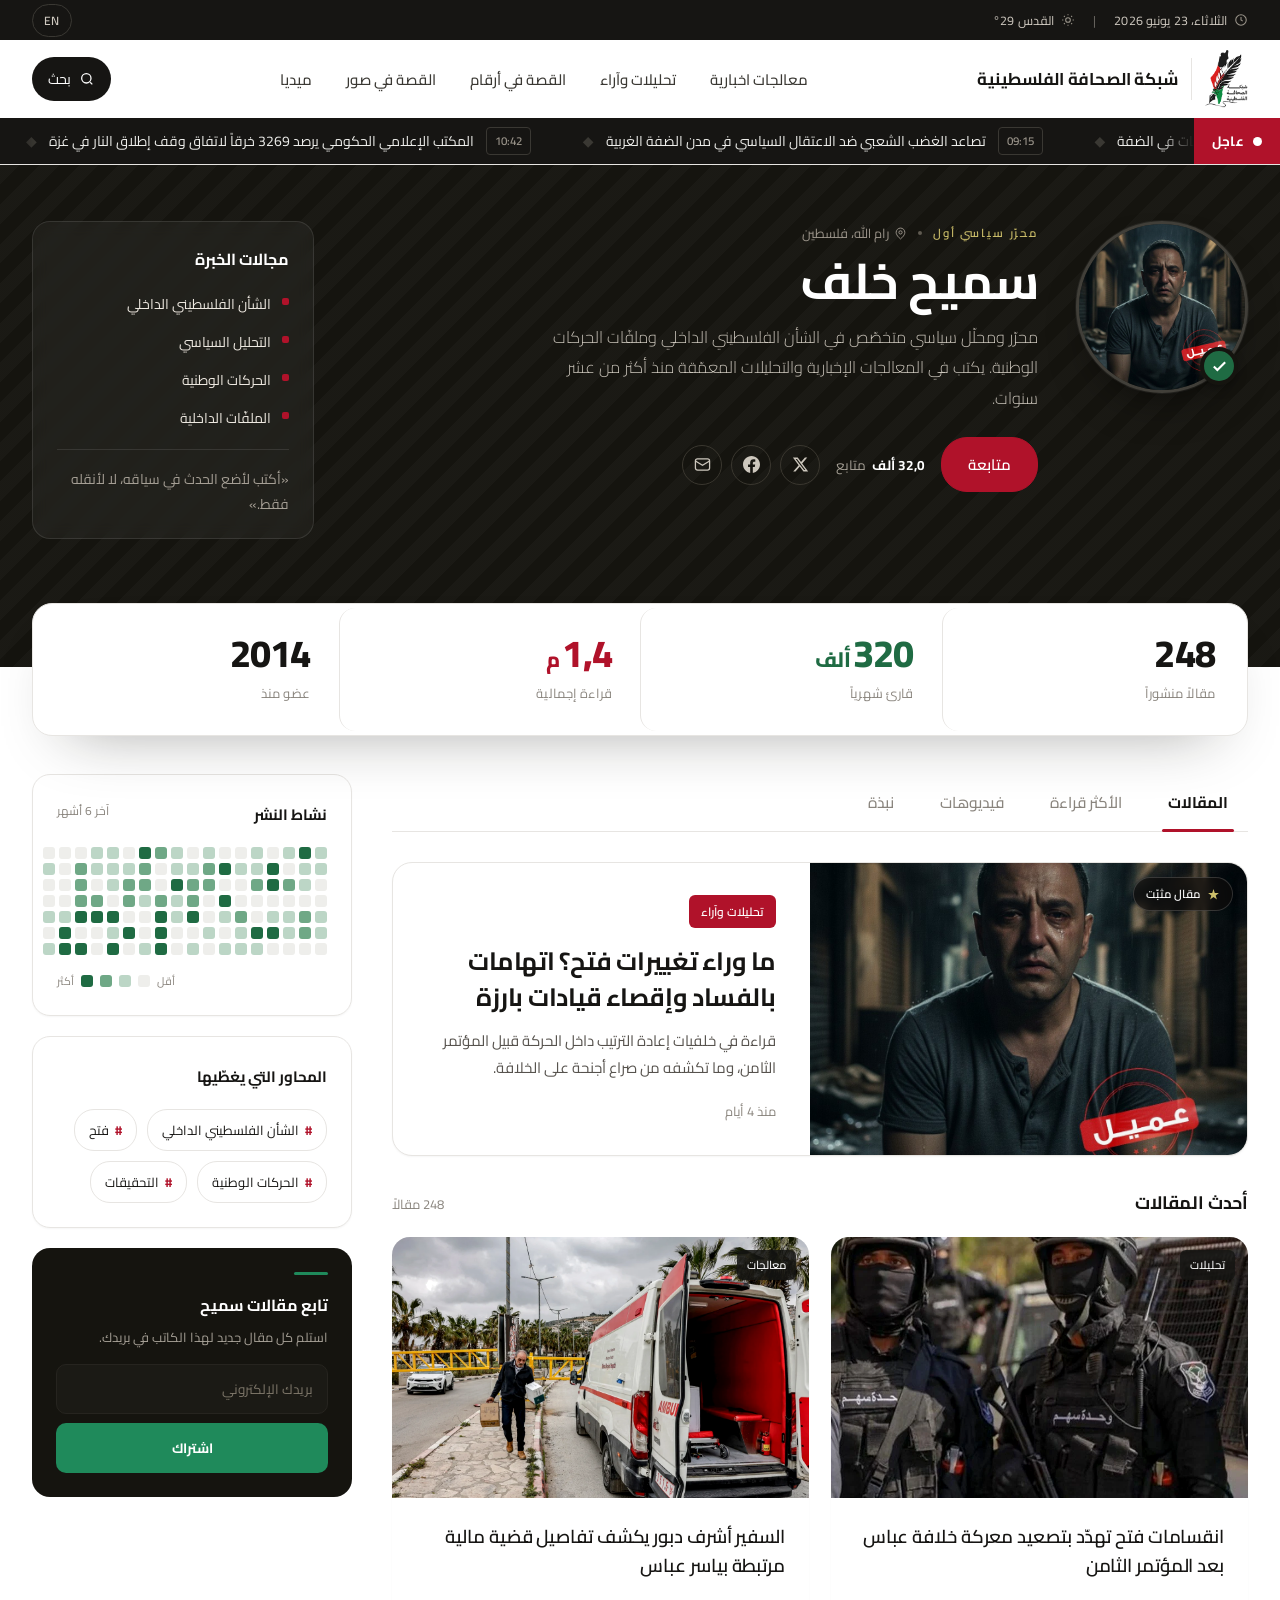
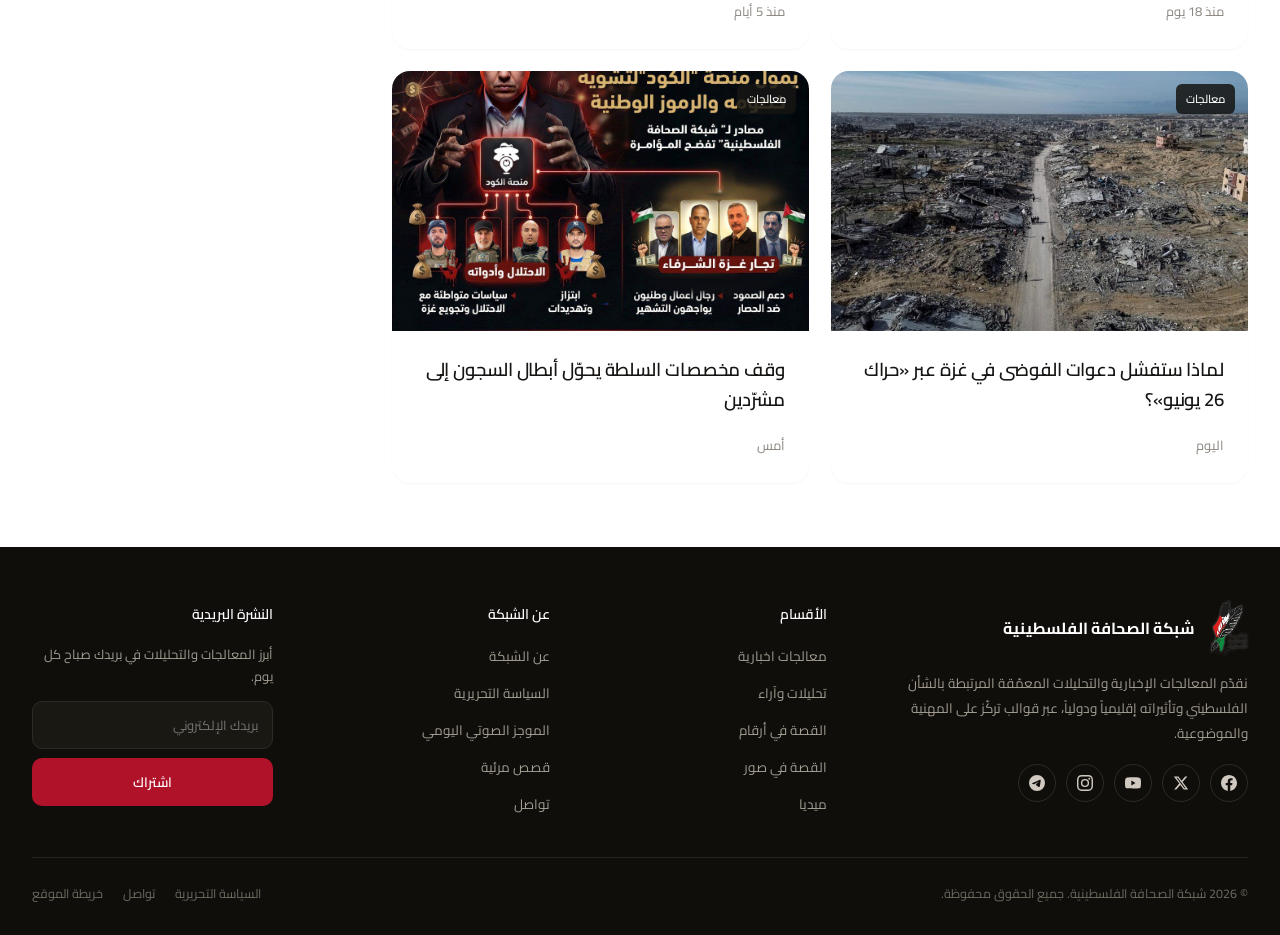
<file: author.html>
<!DOCTYPE html>
<html lang="ar" dir="rtl">
<head>
  <meta charset="utf-8">
  <meta name="viewport" content="width=device-width, initial-scale=1">
  <title>سميح خلف — كاتب | شبكة الصحافة الفلسطينية</title>
  <link rel="preconnect" href="https://fonts.googleapis.com">
  <link rel="preconnect" href="https://fonts.gstatic.com" crossorigin>
  <link href="https://fonts.googleapis.com/css2?family=Cairo:wght@300;400;500;600;700;800&display=swap" rel="stylesheet">
  <link rel="stylesheet" href="assets/css/style.css">
</head>
<body>
<!-- ===================== لودر التحميل ===================== -->
<div class="loader" data-loader aria-hidden="true">
  <div class="loader__mark">
    <span class="loader__ring"></span>
    <img class="loader__logo" src="assets/img/logo.webp" alt="شبكة الصحافة الفلسطينية">
  </div>
  <div class="loader__bar"><span class="loader__bar-fill"></span></div>
</div>
<div class="npp" dir="rtl">

  <!-- ===================== الشريط العلوي ===================== -->
  <div class="topbar">
    <div class="wrap topbar__inner">
      <div class="topbar__group">
        <span class="topbar__item">
          <svg width="14" height="14" viewBox="0 0 24 24" fill="none" stroke="#9b958b" stroke-width="1.8"><circle cx="12" cy="12" r="9"/><path d="M12 7v5l3 2"/></svg>
          <span data-i18n="date">الثلاثاء، 23 يونيو 2026</span>
        </span>
        <span class="topbar__sep">|</span>
        <span class="topbar__item">
          <svg width="14" height="14" viewBox="0 0 24 24" fill="none" stroke="#9b958b" stroke-width="1.8"><circle cx="12" cy="12" r="4"/><path d="M12 2v2M12 20v2M4 12H2M22 12h-2M5 5l1.5 1.5M17.5 17.5L19 19M19 5l-1.5 1.5M6.5 17.5L5 19"/></svg>
          <span data-i18n="weather">القدس 29°</span>
        </span>
      </div>
      <div class="topbar__group topbar__group--end">
        <button class="topbar__lang" type="button" data-lang-toggle data-i18n="langBtn">EN</button>
      </div>
    </div>
  </div>

  <!-- ===================== الهيدر اللاصق + التيكر ===================== -->
  <header class="masthead">
    <div class="wrap masthead__inner">
      <a class="brand" href="index.html">
        <img class="brand__logo" src="assets/img/logo.webp" alt="شبكة الصحافة الفلسطينية">
        <span class="brand__divider"></span>
        <span class="brand__text">
          <span class="brand__name">شبكة الصحافة الفلسطينية</span>
          
        </span>
      </a>
      <nav class="mainnav">
        <a class="mainnav__link" href="articles.html" data-i18n="nav0">معالجات اخبارية</a>
        <a class="mainnav__link" href="articles.html" data-i18n="nav1">تحليلات وآراء</a>
        <a class="mainnav__link" href="articles.html" data-i18n="nav2">القصة في أرقام</a>
        <a class="mainnav__link" href="articles.html" data-i18n="nav3">القصة في صور</a>
        <a class="mainnav__link" href="articles.html" data-i18n="nav4">ميديا</a>
      </nav>
      <button class="search-btn" type="button">
        <svg width="16" height="16" viewBox="0 0 24 24" fill="none" stroke="#fff" stroke-width="1.9"><circle cx="11" cy="11" r="7"/><path d="m20 20-3.2-3.2"/></svg>
        بحث
      </button>
      <button class="navbtn" type="button" data-nav-toggle aria-label="القائمة" aria-expanded="false"><span></span><span></span><span></span></button>
    </div>

    <div class="ticker">
      <div class="ticker__label">
        <span class="ticker__dot"></span>
        <span data-i18n="breaking">عاجل</span>
      </div>
      <div class="ticker__viewport">
        <div class="ticker__track">
          <!-- نسخة 1 -->
          <span class="ticker__item"><span class="ticker__time">10:42</span><span class="ticker__text">المكتب الإعلامي الحكومي يرصد 3269 خرقاً لاتفاق وقف إطلاق النار في غزة</span><span class="ticker__diamond">◆</span></span>
          <span class="ticker__item"><span class="ticker__time">09:15</span><span class="ticker__text">تصاعد الغضب الشعبي ضد الاعتقال السياسي في مدن الضفة الغربية</span><span class="ticker__diamond">◆</span></span>
          <span class="ticker__item"><span class="ticker__time">08:30</span><span class="ticker__text">إهمال السلطة الفلسطينية يهدّد بانهيار المستشفيات في الضفة</span><span class="ticker__diamond">◆</span></span>
          <span class="ticker__item"><span class="ticker__time">07:50</span><span class="ticker__text">انقسامات فتح تهدّد بتصعيد معركة خلافة عباس بعد المؤتمر الثامن</span><span class="ticker__diamond">◆</span></span>
          <!-- نسخة 2 (لاستمرارية الحركة) -->
          <span class="ticker__item"><span class="ticker__time">10:42</span><span class="ticker__text">المكتب الإعلامي الحكومي يرصد 3269 خرقاً لاتفاق وقف إطلاق النار في غزة</span><span class="ticker__diamond">◆</span></span>
          <span class="ticker__item"><span class="ticker__time">09:15</span><span class="ticker__text">تصاعد الغضب الشعبي ضد الاعتقال السياسي في مدن الضفة الغربية</span><span class="ticker__diamond">◆</span></span>
          <span class="ticker__item"><span class="ticker__time">08:30</span><span class="ticker__text">إهمال السلطة الفلسطينية يهدّد بانهيار المستشفيات في الضفة</span><span class="ticker__diamond">◆</span></span>
          <span class="ticker__item"><span class="ticker__time">07:50</span><span class="ticker__text">انقسامات فتح تهدّد بتصعيد معركة خلافة عباس بعد المؤتمر الثامن</span><span class="ticker__diamond">◆</span></span>
        </div>
      </div>
    </div>
  </header>

  <!-- ===================== هيرو الكاتب ===================== -->
  <section class="author-hero">
    <div class="author-hero__tex"></div>
    <div class="wrap author-hero__inner">
      <div class="author-hero__photo-wrap">
        <div class="author-hero__photo">
          <img class="mono" src="assets/img/news/abd-alaaty.jpg" alt="سميح خلف">
        </div>
        <span class="author-hero__verify" title="كاتب موثّق">
          <svg width="17" height="17" viewBox="0 0 24 24" fill="none" stroke="#fff" stroke-width="3"><path d="M20 6 9 17l-5-5"/></svg>
        </span>
      </div>
      <div class="author-hero__main">
        <div class="author-hero__top">
          <span class="author-hero__role">محرّر سياسي أول</span>
          <span class="author-hero__bullet"></span>
          <span class="author-hero__loc">
            <svg width="13" height="13" viewBox="0 0 24 24" fill="none" stroke="#9b948a" stroke-width="1.8"><path d="M20 10c0 6-8 12-8 12s-8-6-8-12a8 8 0 0 1 16 0z"/><circle cx="12" cy="10" r="3"/></svg>
            رام الله، فلسطين
          </span>
        </div>
        <h1 class="author-hero__name">سميح خلف</h1>
        <p class="author-hero__bio">محرّر ومحلّل سياسي متخصّص في الشأن الفلسطيني الداخلي وملفّات الحركات الوطنية. يكتب في المعالجات الإخبارية والتحليلات المعمّقة منذ أكثر من عشر سنوات.</p>
        <div class="author-hero__actions">
          <button class="author-hero__follow" type="button" data-author-follow>
            <svg class="author-hero__follow-check" width="16" height="16" viewBox="0 0 24 24" fill="none" stroke="#161513" stroke-width="2.4"><path d="M20 6 9 17l-5-5"/></svg>
            <span data-author-follow-label>متابعة</span>
          </button>
          <span class="author-hero__followers"><b data-author-followers>32٫0 ألف</b> متابع</span>
          <div class="author-hero__socials">
            <a class="author-hero__soc" href="#" aria-label="منصة إكس">
              <svg viewBox="0 0 24 24" fill="currentColor" aria-hidden="true"><path d="M18.244 2.25h3.308l-7.227 8.26 8.502 11.24H16.17l-5.214-6.817L4.99 21.75H1.68l7.73-8.835L1.254 2.25H8.08l4.713 6.231zm-1.161 17.52h1.833L7.084 4.126H5.117z"/></svg>
            </a>
            <a class="author-hero__soc" href="#" aria-label="فيسبوك">
              <svg viewBox="0 0 24 24" fill="currentColor" aria-hidden="true"><path d="M24 12.073c0-6.627-5.373-12-12-12s-12 5.373-12 12c0 5.99 4.388 10.954 10.125 11.854v-8.385H7.078v-3.47h3.047V9.43c0-3.007 1.792-4.669 4.533-4.669 1.312 0 2.686.235 2.686.235v2.953H15.83c-1.491 0-1.956.925-1.956 1.874v2.25h3.328l-.532 3.47h-2.796v8.385C19.612 23.027 24 18.062 24 12.073z"/></svg>
            </a>
            <a class="author-hero__soc" href="#" aria-label="البريد الإلكتروني">
              <svg viewBox="0 0 24 24" fill="none" stroke="currentColor" stroke-width="1.8"><rect x="2" y="4" width="20" height="16" rx="3"/><path d="m2 7 10 6 10-6"/></svg>
            </a>
          </div>
        </div>
      </div>
      <aside class="author-hero__card">
        
        <span class="author-hero__card-title">مجالات الخبرة</span>
        <ul class="author-hero__exp">
          <li>الشأن الفلسطيني الداخلي</li>
          <li>التحليل السياسي</li>
          <li>الحركات الوطنية</li>
          <li>الملفّات الداخلية</li>
        </ul>
        <p class="author-hero__card-quote">«أكتب لأضع الحدث في سياقه، لا لأنقله فقط.»</p>
      </aside>
    </div>
  </section>

  <!-- ===================== الإحصائيات (كارت متراكب) ===================== -->
  <div class="wrap">
    <div class="author-stats">
      <div class="author-stats__cell author-stats__cell--div">
        <div class="author-stats__value author-stats__value--ink">248</div>
        <div class="author-stats__label">مقالاً منشوراً</div>
      </div>
      <div class="author-stats__cell author-stats__cell--div">
        <div class="author-stats__value author-stats__value--green">320<span class="author-stats__unit">ألف</span></div>
        <div class="author-stats__label">قارئ شهرياً</div>
      </div>
      <div class="author-stats__cell author-stats__cell--div">
        <div class="author-stats__value author-stats__value--red">1٫4<span class="author-stats__unit">م</span></div>
        <div class="author-stats__label">قراءة إجمالية</div>
      </div>
      <div class="author-stats__cell">
        <div class="author-stats__value author-stats__value--ink">2014</div>
        <div class="author-stats__label">عضو منذ</div>
      </div>
    </div>
  </div>

  <!-- ===================== جسم صفحة الكاتب ===================== -->
  <div class="wrap">
    <div class="author-body">

      <!-- العمود الرئيسي -->
      <main class="author-body__main">
        <!-- التبويبات -->
        <div class="author-tabs" data-author-tabs>
          <button class="author-tabs__btn is-active" type="button" data-author-tab="articles">المقالات</button>
          <button class="author-tabs__btn" type="button" data-author-tab="most">الأكثر قراءة</button>
          <button class="author-tabs__btn" type="button" data-author-tab="video">فيديوهات</button>
          <button class="author-tabs__btn" type="button" data-author-tab="about">نبذة</button>
        </div>

        <!-- تبويب: المقالات (مميّز أفقي + شبكة) -->
        <div class="author-panel is-active" data-author-panel="articles">
          <!-- مقال مميّز (أفقي) -->
          <a class="author-feat" href="article.html">
            <div class="author-feat__media">
              <img class="mono cover-abs" src="assets/img/news/photo-2026-06-23-12-56-55.jpg" alt="">
              <span class="author-feat__flag">
                <svg width="13" height="13" viewBox="0 0 24 24" fill="#cdbf6a"><path d="M12 2l2.4 7.4H22l-6 4.4 2.3 7.2-6.3-4.6L5.7 21l2.3-7.2-6-4.4h7.6z"/></svg>
                مقال مثبّت
              </span>
            </div>
            <div class="author-feat__body">
              <span class="author-feat__cat">تحليلات وآراء</span>
              <h2 class="author-feat__title">ما وراء تغييرات فتح؟ اتهامات بالفساد وإقصاء قيادات بارزة</h2>
              <p class="author-feat__excerpt">قراءة في خلفيات إعادة الترتيب داخل الحركة قبيل المؤتمر الثامن، وما تكشفه من صراع أجنحة على الخلافة.</p>
              <div class="author-feat__meta"><span>منذ 4 أيام</span></div>
            </div>
          </a>

          <!-- أحدث المقالات -->
          <div class="author-subhead">
            <h3 class="author-subhead__title">أحدث المقالات</h3>
            <span class="author-subhead__count">248 مقالاً</span>
          </div>
          <div class="author-grid">
            <article class="card">
              <div class="card__media"><img class="mono cover-abs" src="assets/img/news/almqawmh.webp" alt=""><span class="card__cat">تحليلات</span></div>
              <div class="card__body"><h3 class="card__title"><a class="author-grid__link" href="article.html">انقسامات فتح تهدّد بتصعيد معركة خلافة عباس بعد المؤتمر الثامن</a></h3><div class="card__meta"><span>منذ 18 يوم</span></div></div>
            </article>
            <article class="card">
              <div class="card__media"><img class="mono cover-abs" src="assets/img/news/mstshfyat.webp" alt=""><span class="card__cat">معالجات</span></div>
              <div class="card__body"><h3 class="card__title"><a class="author-grid__link" href="article.html">السفير أشرف دبور يكشف تفاصيل قضية مالية مرتبطة بياسر عباس</a></h3><div class="card__meta"><span>منذ 5 أيام</span></div></div>
            </article>
            <article class="card">
              <div class="card__media"><img class="mono cover-abs" src="assets/img/news/rfh.jpg" alt=""><span class="card__cat">معالجات</span></div>
              <div class="card__body"><h3 class="card__title"><a class="author-grid__link" href="article.html">لماذا ستفشل دعوات الفوضى في غزة عبر «حراك 26 يونيو»؟</a></h3><div class="card__meta"><span>اليوم</span></div></div>
            </article>
            <article class="card">
              <div class="card__media"><img class="mono cover-abs" src="assets/img/news/photo-2026-02-06-10-39-29.jpg" alt=""><span class="card__cat">معالجات</span></div>
              <div class="card__body"><h3 class="card__title"><a class="author-grid__link" href="article.html">وقف مخصصات السلطة يحوّل أبطال السجون إلى مشرّدين</a></h3><div class="card__meta"><span>أمس</span></div></div>
            </article>
          </div>
        </div>

        <!-- تبويب: الأكثر قراءة (قائمة) -->
        <div class="author-panel" data-author-panel="most">
          <div class="author-ranklist">
            <a class="author-rank" href="article.html">
              <span class="author-rank__n">01</span>
              <div class="author-rank__body">
                <h3 class="author-rank__title">ما وراء تغييرات فتح؟ اتهامات بالفساد وإقصاء قيادات بارزة</h3>
                <div class="author-rank__meta"><span class="author-rank__cat">تحليلات</span><span>•</span><span>142 ألف قراءة</span></div>
              </div>
              <svg class="author-rank__chev" width="20" height="20" viewBox="0 0 24 24" fill="none" stroke="#C9C3B9" stroke-width="2"><path d="M15 18l-6-6 6-6"/></svg>
            </a>
            <a class="author-rank" href="article.html">
              <span class="author-rank__n">02</span>
              <div class="author-rank__body">
                <h3 class="author-rank__title">انقسامات فتح تهدّد بتصعيد معركة خلافة عباس</h3>
                <div class="author-rank__meta"><span class="author-rank__cat">تحليلات</span><span>•</span><span>98 ألف قراءة</span></div>
              </div>
              <svg class="author-rank__chev" width="20" height="20" viewBox="0 0 24 24" fill="none" stroke="#C9C3B9" stroke-width="2"><path d="M15 18l-6-6 6-6"/></svg>
            </a>
            <a class="author-rank" href="article.html">
              <span class="author-rank__n">03</span>
              <div class="author-rank__body">
                <h3 class="author-rank__title">السفير أشرف دبور يكشف تفاصيل قضية مالية</h3>
                <div class="author-rank__meta"><span class="author-rank__cat">معالجات</span><span>•</span><span>77 ألف قراءة</span></div>
              </div>
              <svg class="author-rank__chev" width="20" height="20" viewBox="0 0 24 24" fill="none" stroke="#C9C3B9" stroke-width="2"><path d="M15 18l-6-6 6-6"/></svg>
            </a>
            <a class="author-rank" href="article.html">
              <span class="author-rank__n">04</span>
              <div class="author-rank__body">
                <h3 class="author-rank__title">لماذا ستفشل دعوات الفوضى في غزة؟</h3>
                <div class="author-rank__meta"><span class="author-rank__cat">معالجات</span><span>•</span><span>68 ألف قراءة</span></div>
              </div>
              <svg class="author-rank__chev" width="20" height="20" viewBox="0 0 24 24" fill="none" stroke="#C9C3B9" stroke-width="2"><path d="M15 18l-6-6 6-6"/></svg>
            </a>
            <a class="author-rank" href="article.html">
              <span class="author-rank__n">05</span>
              <div class="author-rank__body">
                <h3 class="author-rank__title">وقف مخصصات السلطة يحوّل أبطال السجون إلى مشرّدين</h3>
                <div class="author-rank__meta"><span class="author-rank__cat">معالجات</span><span>•</span><span>54 ألف قراءة</span></div>
              </div>
              <svg class="author-rank__chev" width="20" height="20" viewBox="0 0 24 24" fill="none" stroke="#C9C3B9" stroke-width="2"><path d="M15 18l-6-6 6-6"/></svg>
            </a>
          </div>
        </div>

        <!-- تبويب: فيديوهات -->
        <div class="author-panel" data-author-panel="video">
          <div class="author-videos">
            <article class="author-vid">
              <div class="author-vid__media">
                <img class="mono cover-abs author-vid__img" src="assets/img/news/jrghwn.jpg" alt="">
                <div class="author-vid__overlay"></div>
                <span class="author-vid__dur">08:40</span>
                <span class="play-circle play-circle--md"><svg class="play-circle__icon" width="20" height="20" viewBox="0 0 24 24" fill="#fff"><path d="M7 5v14l12-7z"/></svg></span>
                <h3 class="author-vid__title">تغييرات فتح بعد المؤتمر الثامن.. قراءة في المشهد</h3>
              </div>
            </article>
            <article class="author-vid">
              <div class="author-vid__media">
                <img class="mono cover-abs author-vid__img" src="assets/img/news/abd-alaaty.jpg" alt="">
                <div class="author-vid__overlay"></div>
                <span class="author-vid__dur">06:32</span>
                <span class="play-circle play-circle--md"><svg class="play-circle__icon" width="20" height="20" viewBox="0 0 24 24" fill="#fff"><path d="M7 5v14l12-7z"/></svg></span>
                <h3 class="author-vid__title">الاعتراف بإقليم صوماليلاند وتداعياته الإقليمية</h3>
              </div>
            </article>
            <article class="author-vid">
              <div class="author-vid__media">
                <img class="mono cover-abs author-vid__img" src="assets/img/news/photo-2026-03-31-10-16-37.jpg" alt="">
                <div class="author-vid__overlay"></div>
                <span class="author-vid__dur">11:15</span>
                <span class="play-circle play-circle--md"><svg class="play-circle__icon" width="20" height="20" viewBox="0 0 24 24" fill="#fff"><path d="M7 5v14l12-7z"/></svg></span>
                <h3 class="author-vid__title">ملف المعتقلين السياسيين.. الواقع والمآلات</h3>
              </div>
            </article>
            <article class="author-vid">
              <div class="author-vid__media">
                <img class="mono cover-abs author-vid__img" src="assets/img/news/alaml.jpg" alt="">
                <div class="author-vid__overlay"></div>
                <span class="author-vid__dur">05:50</span>
                <span class="play-circle play-circle--md"><svg class="play-circle__icon" width="20" height="20" viewBox="0 0 24 24" fill="#fff"><path d="M7 5v14l12-7z"/></svg></span>
                <h3 class="author-vid__title">وقف إطلاق النار في أرقام.. 245 يوماً من الخروقات</h3>
              </div>
            </article>
          </div>
        </div>

        <!-- تبويب: نبذة -->
        <div class="author-panel" data-author-panel="about">
          <div class="author-about">
            <h3 class="author-about__h">نبذة عن الكاتب</h3>
            <p class="author-about__p">سميح خلف محرّر ومحلّل سياسي فلسطيني، يتابع منذ أكثر من عشر سنوات ملفّات الحركات الوطنية والشأن الداخلي. عمل ضمن فرق تحقيقات استقصائية وأشرف على تغطية عدد من المحطّات المفصلية في المشهد الفلسطيني.</p>
            <p class="author-about__p author-about__p--last">تتركّز كتاباته على تفكيك الخطاب السياسي وربط الحدث بسياقه الأوسع، مع التزام بالموضوعية والمهنية في تناول القضايا الحسّاسة.</p>
            <div class="author-about__focus">
              <span class="author-about__focus-label">التركيز التحريري</span>
              <div class="author-about__focus-tags">
                <span>الشأن الفلسطيني الداخلي</span>
                <span>صراع الأجنحة</span>
                <span>المعتقلون السياسيون</span>
                <span>التحقيقات</span>
              </div>
            </div>
          </div>
          <figure class="author-quote">
            <span class="author-quote__mark">”</span>
            <blockquote class="author-quote__text">الصحافة ليست نقل الخبر فحسب، بل وضعه في سياقه الصحيح حتى لا يُساء فهمه أو توظيفه.</blockquote>
            <figcaption class="author-quote__by">— سميح خلف</figcaption>
          </figure>
        </div>
      </main>

      <!-- العمود الجانبي -->
      <aside class="author-side">
        <!-- خريطة نشاط النشر -->
        <div class="author-widget">
          <div class="author-widget__head">
            <div>
              
              <span class="author-widget__title">نشاط النشر</span>
            </div>
            <span class="author-widget__note">آخر 6 أشهر</span>
          </div>
          <div class="author-heat" data-author-heat></div>
          <div class="author-heat__legend">
            أقل
            <span class="author-heat__key author-heat__key--0"></span>
            <span class="author-heat__key author-heat__key--1"></span>
            <span class="author-heat__key author-heat__key--2"></span>
            <span class="author-heat__key author-heat__key--3"></span>
            أكثر
          </div>
        </div>
        <!-- المحاور -->
        <div class="author-widget">
          <div class="author-widget__head">
            <div>
              
              <span class="author-widget__title">المحاور التي يغطّيها</span>
            </div>
          </div>
          <div class="author-beats">
            <span class="author-beat"><b class="author-beat__hash">#</b>الشأن الفلسطيني الداخلي</span>
            <span class="author-beat"><b class="author-beat__hash">#</b>فتح</span>
            <span class="author-beat"><b class="author-beat__hash">#</b>الحركات الوطنية</span>
            <span class="author-beat"><b class="author-beat__hash">#</b>التحقيقات</span>
          </div>
        </div>
        <!-- الاشتراك بالكاتب -->
        <div class="author-subscribe">
          <span class="author-subscribe__rule"></span>
          <div class="author-subscribe__title">تابع مقالات سميح</div>
          <p class="author-subscribe__desc">استلم كل مقال جديد لهذا الكاتب في بريدك.</p>
          <form class="author-subscribe__form" onsubmit="return false">
            <input class="author-subscribe__input" type="email" placeholder="بريدك الإلكتروني" data-i18n-ph="emailPh">
            <button class="author-subscribe__btn" type="submit">اشتراك</button>
          </form>
        </div>
      </aside>
    </div>
  </div>

  <!-- ===================== الفوتر ===================== -->
  <footer class="footer">
    <div class="wrap footer__pad">
      <div class="footer__grid">
        <div>
          <div class="footer__brand-row">
            <img class="footer__logo" src="assets/img/logo.webp" alt="">
            <div><div class="footer__name">شبكة الصحافة الفلسطينية</div></div>
          </div>
          <p class="footer__desc">نقدّم المعالجات الإخبارية والتحليلات المعمّقة المرتبطة بالشأن الفلسطيني وتأثيراته إقليمياً ودولياً، عبر قوالب تركّز على المهنية والموضوعية.</p>
          <div class="socials">
            <a class="social" href="#" aria-label="فيسبوك"><svg viewBox="0 0 24 24" fill="currentColor" aria-hidden="true"><path d="M24 12.073c0-6.627-5.373-12-12-12s-12 5.373-12 12c0 5.99 4.388 10.954 10.125 11.854v-8.385H7.078v-3.47h3.047V9.43c0-3.007 1.792-4.669 4.533-4.669 1.312 0 2.686.235 2.686.235v2.953H15.83c-1.491 0-1.956.925-1.956 1.874v2.25h3.328l-.532 3.47h-2.796v8.385C19.612 23.027 24 18.062 24 12.073z"/></svg></a>
            <a class="social" href="#" aria-label="منصة إكس"><svg viewBox="0 0 24 24" fill="currentColor" aria-hidden="true"><path d="M18.244 2.25h3.308l-7.227 8.26 8.502 11.24H16.17l-5.214-6.817L4.99 21.75H1.68l7.73-8.835L1.254 2.25H8.08l4.713 6.231zm-1.161 17.52h1.833L7.084 4.126H5.117z"/></svg></a>
            <a class="social" href="#" aria-label="يوتيوب"><svg viewBox="0 0 24 24" fill="currentColor" aria-hidden="true"><path d="M23.498 6.186a3.016 3.016 0 0 0-2.122-2.136C19.505 3.545 12 3.545 12 3.545s-7.505 0-9.377.505A3.017 3.017 0 0 0 .502 6.186C0 8.07 0 12 0 12s0 3.93.502 5.814a3.016 3.016 0 0 0 2.122 2.136c1.871.505 9.376.505 9.376.505s7.505 0 9.377-.505a3.015 3.015 0 0 0 2.122-2.136C24 15.93 24 12 24 12s0-3.93-.502-5.814zM9.545 15.568V8.432L15.818 12l-6.273 3.568z"/></svg></a>
            <a class="social" href="#" aria-label="إنستغرام"><svg viewBox="0 0 24 24" fill="currentColor" aria-hidden="true"><path d="M12 2.163c3.204 0 3.584.012 4.85.07 3.252.148 4.771 1.691 4.919 4.919.058 1.265.069 1.645.069 4.849 0 3.205-.012 3.584-.069 4.849-.149 3.225-1.664 4.771-4.919 4.919-1.266.058-1.644.07-4.85.07-3.204 0-3.584-.012-4.849-.07-3.26-.149-4.771-1.699-4.919-4.92-.058-1.265-.07-1.644-.07-4.849 0-3.204.013-3.583.07-4.849.149-3.227 1.664-4.771 4.919-4.919 1.266-.057 1.645-.069 4.849-.069zm0-2.163C8.741 0 8.333.014 7.053.072 2.695.272.273 2.69.073 7.052.014 8.333 0 8.741 0 12c0 3.259.014 3.668.072 4.948.2 4.358 2.618 6.78 6.98 6.98C8.333 23.986 8.741 24 12 24c3.259 0 3.668-.014 4.948-.072 4.354-.2 6.782-2.618 6.979-6.98.059-1.28.073-1.689.073-4.948 0-3.259-.014-3.667-.072-4.947-.196-4.354-2.617-6.78-6.979-6.98C15.668.014 15.259 0 12 0zm0 5.838a6.162 6.162 0 1 0 0 12.324 6.162 6.162 0 0 0 0-12.324zM12 16a4 4 0 1 1 0-8 4 4 0 0 1 0 8zm6.406-11.845a1.44 1.44 0 1 0 0 2.881 1.44 1.44 0 0 0 0-2.881z"/></svg></a>
            <a class="social" href="#" aria-label="تيليغرام"><svg viewBox="0 0 24 24" fill="currentColor" aria-hidden="true"><path d="M11.944 0A12 12 0 0 0 0 12a12 12 0 0 0 12 12 12 12 0 0 0 12-12A12 12 0 0 0 12 0a12 12 0 0 0-.056 0zm4.962 7.224c.1-.002.321.023.465.14a.506.506 0 0 1 .171.325c.016.093.036.306.02.472-.18 1.898-.962 6.502-1.36 8.627-.168.9-.499 1.201-.82 1.23-.696.065-1.225-.46-1.9-.902-1.056-.693-1.653-1.124-2.678-1.8-1.185-.78-.417-1.21.258-1.91.177-.184 3.247-2.977 3.307-3.23.007-.032.014-.15-.056-.212s-.174-.041-.249-.024c-.106.024-1.793 1.14-5.061 3.345-.479.329-.913.489-1.302.481-.428-.009-1.252-.242-1.865-.44-.751-.244-1.349-.374-1.297-.789.027-.216.325-.437.893-.663 3.498-1.524 5.83-2.529 6.998-3.014 3.332-1.386 4.025-1.627 4.476-1.635z"/></svg></a>
          </div>
        </div>
        <div>
          <div class="footer__heading" data-i18n="f_sections">الأقسام</div>
          <div class="footer__links">
            <a href="articles.html">معالجات اخبارية</a>
            <a href="articles.html">تحليلات وآراء</a>
            <a href="articles.html">القصة في أرقام</a>
            <a href="articles.html">القصة في صور</a>
            <a href="articles.html">ميديا</a>
          </div>
        </div>
        <div>
          <div class="footer__heading" data-i18n="f_about">عن الشبكة</div>
          <div class="footer__links">
            <a href="about.html" data-i18n="f_about">عن الشبكة</a>
            <a href="about.html" data-i18n="f_policy">السياسة التحريرية</a>
            <a href="#" data-i18n="s_audio">الموجز الصوتي اليومي</a>
            <a href="#" data-i18n="s_video">قصص مرئية</a>
            <a href="contact.html" data-i18n="f_contact">تواصل</a>
          </div>
        </div>
        <div>
          <div class="footer__heading" data-i18n="nl">النشرة البريدية</div>
          <p class="footer__news-desc" data-i18n="nlDesc">أبرز المعالجات والتحليلات في بريدك صباح كل يوم.</p>
          <form class="footer__news-form" onsubmit="return false">
            <input class="footer__news-input" type="email" placeholder="بريدك الإلكتروني" data-i18n-ph="emailPh">
            <button class="footer__news-btn" type="submit" data-i18n="subscribe">اشتراك</button>
          </form>
        </div>
      </div>
      <div class="footer__bottom">
        <span class="footer__rights" data-i18n="rights">© 2026 شبكة الصحافة الفلسطينية. جميع الحقوق محفوظة.</span>
        <div class="footer__legal">
          <a href="about.html" data-i18n="f_policy">السياسة التحريرية</a>
          <a href="contact.html" data-i18n="f_contact">تواصل</a>
          <a href="#">خريطة الموقع</a>
        </div>
      </div>
    </div>
  </footer>

</div>

<script src="assets/js/main.js"></script>
</body>
</html>
</file>
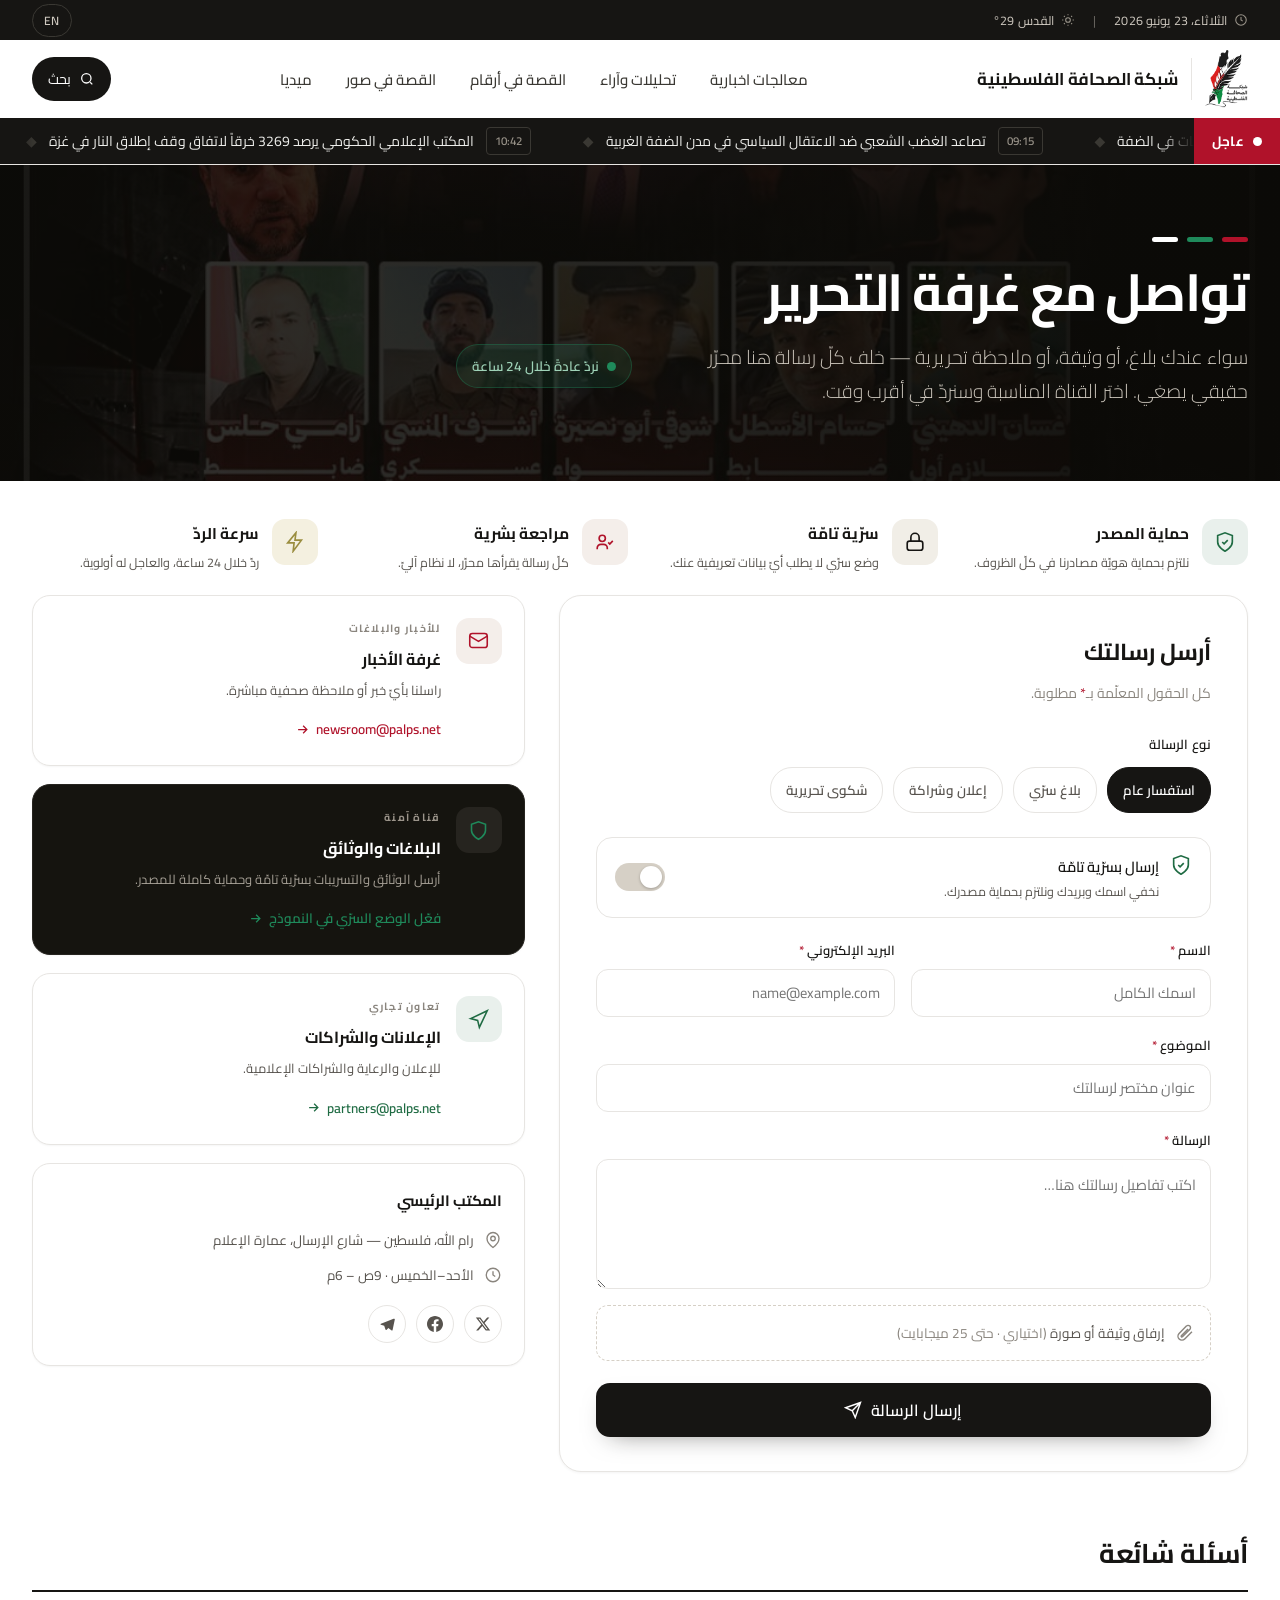
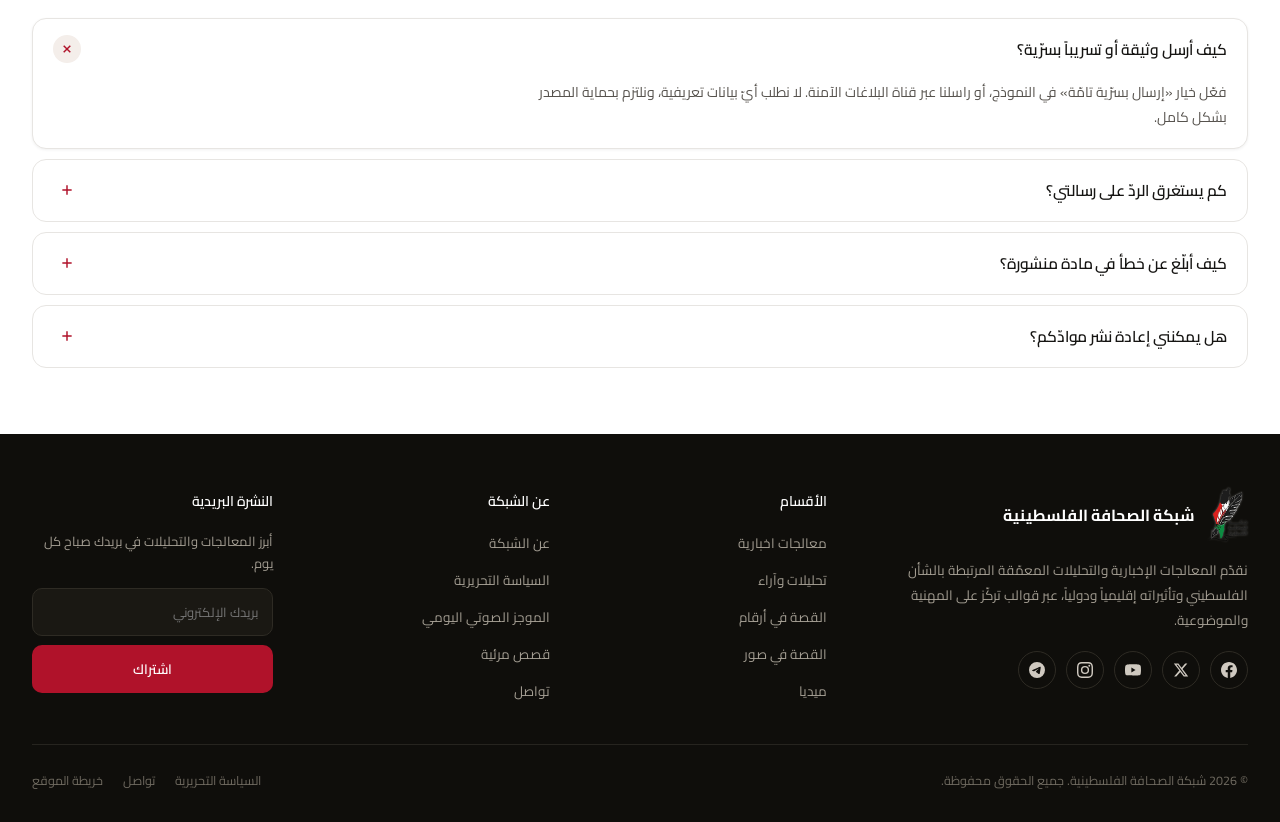
<file: contact.html>
<!DOCTYPE html>
<html lang="ar" dir="rtl">
<head>
  <meta charset="utf-8">
  <meta name="viewport" content="width=device-width, initial-scale=1">
  <title>تواصل — شبكة الصحافة الفلسطينية NPP</title>
  <link rel="preconnect" href="https://fonts.googleapis.com">
  <link rel="preconnect" href="https://fonts.gstatic.com" crossorigin>
  <link href="https://fonts.googleapis.com/css2?family=Cairo:wght@300;400;500;600;700;800&display=swap" rel="stylesheet">
  <link rel="stylesheet" href="assets/css/style.css">
</head>
<body>
<!-- ===================== لودر التحميل ===================== -->
<div class="loader" data-loader aria-hidden="true">
  <div class="loader__mark">
    <span class="loader__ring"></span>
    <img class="loader__logo" src="assets/img/logo.webp" alt="شبكة الصحافة الفلسطينية">
  </div>
  <div class="loader__bar"><span class="loader__bar-fill"></span></div>
</div>
<div class="npp" dir="rtl">

  <!-- ===================== الشريط العلوي ===================== -->
  <div class="topbar">
    <div class="wrap topbar__inner">
      <div class="topbar__group">
        <span class="topbar__item">
          <svg width="14" height="14" viewBox="0 0 24 24" fill="none" stroke="#9b958b" stroke-width="1.8"><circle cx="12" cy="12" r="9"/><path d="M12 7v5l3 2"/></svg>
          <span data-i18n="date">الثلاثاء، 23 يونيو 2026</span>
        </span>
        <span class="topbar__sep">|</span>
        <span class="topbar__item">
          <svg width="14" height="14" viewBox="0 0 24 24" fill="none" stroke="#9b958b" stroke-width="1.8"><circle cx="12" cy="12" r="4"/><path d="M12 2v2M12 20v2M4 12H2M22 12h-2M5 5l1.5 1.5M17.5 17.5L19 19M19 5l-1.5 1.5M6.5 17.5L5 19"/></svg>
          <span data-i18n="weather">القدس 29°</span>
        </span>
      </div>
      <div class="topbar__group topbar__group--end">
        <button class="topbar__lang" type="button" data-lang-toggle data-i18n="langBtn">EN</button>
      </div>
    </div>
  </div>

  <!-- ===================== الهيدر اللاصق + التيكر ===================== -->
  <header class="masthead">
    <div class="wrap masthead__inner">
      <a class="brand" href="index.html">
        <img class="brand__logo" src="assets/img/logo.webp" alt="شبكة الصحافة الفلسطينية">
        <span class="brand__divider"></span>
        <span class="brand__text">
          <span class="brand__name">شبكة الصحافة الفلسطينية</span>
          
        </span>
      </a>
      <nav class="mainnav">
        <a class="mainnav__link" href="articles.html" data-i18n="nav0">معالجات اخبارية</a>
        <a class="mainnav__link" href="articles.html" data-i18n="nav1">تحليلات وآراء</a>
        <a class="mainnav__link" href="articles.html" data-i18n="nav2">القصة في أرقام</a>
        <a class="mainnav__link" href="articles.html" data-i18n="nav3">القصة في صور</a>
        <a class="mainnav__link" href="articles.html" data-i18n="nav4">ميديا</a>
      </nav>
      <button class="search-btn" type="button">
        <svg width="16" height="16" viewBox="0 0 24 24" fill="none" stroke="#fff" stroke-width="1.9"><circle cx="11" cy="11" r="7"/><path d="m20 20-3.2-3.2"/></svg>
        بحث
      </button>
      <button class="navbtn" type="button" data-nav-toggle aria-label="القائمة" aria-expanded="false"><span></span><span></span><span></span></button>
    </div>

    <div class="ticker">
      <div class="ticker__label">
        <span class="ticker__dot"></span>
        <span data-i18n="breaking">عاجل</span>
      </div>
      <div class="ticker__viewport">
        <div class="ticker__track">
          <!-- نسخة 1 -->
          <span class="ticker__item"><span class="ticker__time">10:42</span><span class="ticker__text">المكتب الإعلامي الحكومي يرصد 3269 خرقاً لاتفاق وقف إطلاق النار في غزة</span><span class="ticker__diamond">◆</span></span>
          <span class="ticker__item"><span class="ticker__time">09:15</span><span class="ticker__text">تصاعد الغضب الشعبي ضد الاعتقال السياسي في مدن الضفة الغربية</span><span class="ticker__diamond">◆</span></span>
          <span class="ticker__item"><span class="ticker__time">08:30</span><span class="ticker__text">إهمال السلطة الفلسطينية يهدّد بانهيار المستشفيات في الضفة</span><span class="ticker__diamond">◆</span></span>
          <span class="ticker__item"><span class="ticker__time">07:50</span><span class="ticker__text">انقسامات فتح تهدّد بتصعيد معركة خلافة عباس بعد المؤتمر الثامن</span><span class="ticker__diamond">◆</span></span>
          <!-- نسخة 2 (لاستمرارية الحركة) -->
          <span class="ticker__item"><span class="ticker__time">10:42</span><span class="ticker__text">المكتب الإعلامي الحكومي يرصد 3269 خرقاً لاتفاق وقف إطلاق النار في غزة</span><span class="ticker__diamond">◆</span></span>
          <span class="ticker__item"><span class="ticker__time">09:15</span><span class="ticker__text">تصاعد الغضب الشعبي ضد الاعتقال السياسي في مدن الضفة الغربية</span><span class="ticker__diamond">◆</span></span>
          <span class="ticker__item"><span class="ticker__time">08:30</span><span class="ticker__text">إهمال السلطة الفلسطينية يهدّد بانهيار المستشفيات في الضفة</span><span class="ticker__diamond">◆</span></span>
          <span class="ticker__item"><span class="ticker__time">07:50</span><span class="ticker__text">انقسامات فتح تهدّد بتصعيد معركة خلافة عباس بعد المؤتمر الثامن</span><span class="ticker__diamond">◆</span></span>
        </div>
      </div>
    </div>
  </header>

  <!-- ===================== هيرو تواصل (درامي) ===================== -->
  <section class="contact__hero" id="contact-hero">
    <img class="contact__hero-img" src="assets/img/news/photo-2026-01-13-13-33-02.jpg" alt="">
    <div class="contact__hero-shade"></div>
    <div class="wrap contact__hero-inner">
      <div class="contact__kicker-row">
        <span class="contact__flag contact__flag--red"></span>
        <span class="contact__flag contact__flag--green"></span>
        <span class="contact__flag contact__flag--paper"></span>
        
      </div>
      <h1 class="contact__title">تواصل مع غرفة التحرير</h1>
      <div class="contact__lead-row">
        <p class="contact__lead">سواء عندك بلاغ، أو وثيقة، أو ملاحظة تحريرية — خلف كلّ رسالة هنا محرّر حقيقي يصغي. اختر القناة المناسبة وسنردّ في أقرب وقت.</p>
        <span class="contact__pill">
          <span class="contact__pill-dot"></span>
          نردّ عادةً خلال 24 ساعة
        </span>
      </div>
    </div>
  </section>

  <!-- ===================== شريط الثقة ===================== -->
  <section class="contact__trust wrap" id="contact-trust">
    <article class="contact__trust-item">
      <span class="contact__trust-ic contact__trust-ic--green">
        <svg viewBox="0 0 24 24" fill="none" stroke="currentColor" stroke-width="1.8"><path d="M12 22s8-4 8-10V5l-8-3-8 3v7c0 6 8 10 8 10z"/><path d="M9 12l2 2 4-4"/></svg>
      </span>
      <div class="contact__trust-body">
        <h3 class="contact__trust-title">حماية المصدر</h3>
        <p class="contact__trust-desc">نلتزم بحماية هويّة مصادرنا في كلّ الظروف.</p>
      </div>
    </article>
    <article class="contact__trust-item">
      <span class="contact__trust-ic contact__trust-ic--ink">
        <svg viewBox="0 0 24 24" fill="none" stroke="currentColor" stroke-width="1.8"><rect x="3.5" y="11" width="17" height="10" rx="2.5"/><path d="M7.5 11V7a4.5 4.5 0 0 1 9 0v4"/></svg>
      </span>
      <div class="contact__trust-body">
        <h3 class="contact__trust-title">سرّية تامّة</h3>
        <p class="contact__trust-desc">وضع سرّي لا يطلب أيّ بيانات تعريفية عنك.</p>
      </div>
    </article>
    <article class="contact__trust-item">
      <span class="contact__trust-ic contact__trust-ic--red">
        <svg viewBox="0 0 24 24" fill="none" stroke="currentColor" stroke-width="1.8"><circle cx="9" cy="8" r="3.4"/><path d="M3.5 20v-1.4a4 4 0 0 1 4-4h3a4 4 0 0 1 4 4V20"/><path d="m15.5 12.5 1.7 1.7 3.3-3.4"/></svg>
      </span>
      <div class="contact__trust-body">
        <h3 class="contact__trust-title">مراجعة بشرية</h3>
        <p class="contact__trust-desc">كلّ رسالة يقرأها محرّر، لا نظام آليّ.</p>
      </div>
    </article>
    <article class="contact__trust-item">
      <span class="contact__trust-ic contact__trust-ic--gold">
        <svg viewBox="0 0 24 24" fill="none" stroke="currentColor" stroke-width="1.8"><path d="M13 2 4 13h7l-1 9 9-12h-7z"/></svg>
      </span>
      <div class="contact__trust-body">
        <h3 class="contact__trust-title">سرعة الردّ</h3>
        <p class="contact__trust-desc">ردّ خلال 24 ساعة، والعاجل له أولوية.</p>
      </div>
    </article>
  </section>

  <!-- ===================== جسم تواصل ===================== -->
  <section class="contact wrap">
    <div class="contact__grid">

      <!-- بطاقة الفورم -->
      <div class="contact__panel" data-contact-form>
        <div class="contact__form" data-contact-form-view>
          <h2 class="contact__panel-title">أرسل رسالتك</h2>
          <p class="contact__panel-sub">كل الحقول المعلّمة بـ<span class="contact__req">*</span> مطلوبة.</p>

          <!-- نوع الرسالة -->
          <div class="contact__field-label">نوع الرسالة</div>
          <div class="contact__purposes" data-contact-purposes>
            <button class="contact__purpose is-active" type="button" data-purpose="general">استفسار عام</button>
            <button class="contact__purpose" type="button" data-purpose="tip">بلاغ سرّي</button>
            <button class="contact__purpose" type="button" data-purpose="ad">إعلان وشراكة</button>
            <button class="contact__purpose" type="button" data-purpose="complaint">شكوى تحريرية</button>
          </div>

          <!-- مفتاح السرّية -->
          <div class="contact__secure">
            <div class="contact__secure-info">
              <svg width="22" height="22" viewBox="0 0 24 24" fill="none" stroke="#1F6B43" stroke-width="1.8"><path d="M12 22s8-4 8-10V5l-8-3-8 3v7c0 6 8 10 8 10z"/><path d="M9 12l2 2 4-4"/></svg>
              <div>
                <div class="contact__secure-title">إرسال بسرّية تامّة</div>
                <div class="contact__secure-desc">نخفي اسمك وبريدك ونلتزم بحماية مصدرك.</div>
              </div>
            </div>
            <button class="contact__switch" type="button" role="switch" aria-checked="false" data-contact-secure>
              <span class="contact__switch-knob"></span>
            </button>
          </div>

          <!-- الاسم + البريد (يختفيان في الوضع السرّي) -->
          <div class="contact__identity" data-contact-identity>
            <div class="contact__col">
              <label class="contact__label">الاسم <span class="contact__req">*</span></label>
              <input class="contact__input" type="text" data-f="name" placeholder="اسمك الكامل">
              <div class="contact__error" data-error="name"></div>
            </div>
            <div class="contact__col">
              <label class="contact__label">البريد الإلكتروني <span class="contact__req">*</span></label>
              <input class="contact__input contact__input--ltr" type="email" data-f="email" placeholder="name@example.com">
              <div class="contact__error" data-error="email"></div>
            </div>
          </div>

          <!-- شارة الوضع السرّي (تظهر بدلاً من الاسم والبريد) -->
          <div class="contact__secure-note" data-contact-secure-note hidden>
            <svg width="16" height="16" viewBox="0 0 24 24" fill="none" stroke="#1F8A5B" stroke-width="2"><rect x="3" y="11" width="18" height="10" rx="2"/><path d="M7 11V7a5 5 0 0 1 10 0v4"/></svg>
            الوضع السرّي مُفعّل — لن نطلب أيّ بيانات تعريفية.
          </div>

          <!-- الموضوع -->
          <div class="contact__col contact__col--block">
            <label class="contact__label">الموضوع <span class="contact__req">*</span></label>
            <input class="contact__input" type="text" data-f="subject" placeholder="عنوان مختصر لرسالتك">
            <div class="contact__error" data-error="subject"></div>
          </div>

          <!-- الرسالة -->
          <div class="contact__col contact__col--block">
            <label class="contact__label">الرسالة <span class="contact__req">*</span></label>
            <textarea class="contact__input contact__textarea" data-f="message" placeholder="اكتب تفاصيل رسالتك هنا…"></textarea>
            <div class="contact__error" data-error="message"></div>
          </div>

          <!-- إرفاق -->
          <div class="contact__attach">
            <svg width="19" height="19" viewBox="0 0 24 24" fill="none" stroke="#8A857E" stroke-width="1.8"><path d="M21.4 11.05 12.25 20.2a5 5 0 0 1-7.07-7.07l9.19-9.19a3 3 0 1 1 4.24 4.24l-9.2 9.19a1 1 0 0 1-1.41-1.41l8.49-8.49"/></svg>
            <span class="contact__attach-text">إرفاق وثيقة أو صورة <span class="contact__attach-hint">(اختياري · حتى 25 ميجابايت)</span></span>
          </div>

          <button class="contact__submit" type="button" data-contact-submit>
            إرسال الرسالة
            <svg width="18" height="18" viewBox="0 0 24 24" fill="none" stroke="#fff" stroke-width="1.9"><path d="M22 2 11 13M22 2l-7 20-4-9-9-4z"/></svg>
          </button>
        </div>

        <!-- حالة النجاح -->
        <div class="contact__success" data-contact-success hidden>
          <div class="contact__success-icon">
            <svg width="36" height="36" viewBox="0 0 24 24" fill="none" stroke="#1F6B43" stroke-width="2.4"><path d="M20 6 9 17l-5-5"/></svg>
          </div>
          <h2 class="contact__success-title">تمّ استلام رسالتك</h2>
          <p class="contact__success-desc">شكراً لتواصلك مع غرفة التحرير. سنراجع رسالتك ونردّ عليك في أقرب وقت ممكن.</p>
          <div class="contact__refbox">
            <span class="contact__ref-label">رقم المرجع</span>
            <span class="contact__ref-no lat" data-contact-ref></span>
          </div>
          <div>
            <button class="contact__again" type="button" data-contact-reset>إرسال رسالة أخرى</button>
          </div>
        </div>
      </div>

      <!-- قنوات التواصل -->
      <aside class="contact__channels">
        <a class="contact__chan" href="mailto:newsroom@palps.net">
          <span class="contact__chan-ico contact__chan-ico--red">
            <svg width="21" height="21" viewBox="0 0 24 24" fill="none" stroke="#B0122A" stroke-width="1.8"><rect x="2" y="4" width="20" height="16" rx="3"/><path d="m2 7 10 6 10-6"/></svg>
          </span>
          <div class="contact__chan-body">
            <span class="contact__chan-eyebrow">للأخبار والبلاغات</span>
            <span class="contact__chan-title">غرفة الأخبار</span>
            <span class="contact__chan-desc">راسلنا بأيّ خبر أو ملاحظة صحفية مباشرة.</span>
            <span class="contact__chan-action lat">newsroom@palps.net
              <svg viewBox="0 0 24 24" fill="none" stroke="currentColor" stroke-width="2"><path d="M5 12h14M13 6l6 6-6 6"/></svg>
            </span>
          </div>
        </a>

        <div class="contact__chan contact__chan--dark">
          <span class="contact__chan-ico contact__chan-ico--dark">
            <svg width="21" height="21" viewBox="0 0 24 24" fill="none" stroke="#1F8A5B" stroke-width="1.8"><path d="M12 22s8-4 8-10V5l-8-3-8 3v7c0 6 8 10 8 10z"/></svg>
          </span>
          <div class="contact__chan-body">
            <span class="contact__chan-eyebrow">قناة آمنة</span>
            <span class="contact__chan-title contact__chan-title--on-dark">البلاغات والوثائق</span>
            <span class="contact__chan-desc">أرسل الوثائق والتسريبات بسرّية تامّة وحماية كاملة للمصدر.</span>
            <span class="contact__chan-action contact__chan-action--green">فعّل الوضع السرّي في النموذج
              <svg viewBox="0 0 24 24" fill="none" stroke="currentColor" stroke-width="2"><path d="M5 12h14M13 6l6 6-6 6"/></svg>
            </span>
          </div>
        </div>

        <a class="contact__chan" href="mailto:partners@palps.net">
          <span class="contact__chan-ico contact__chan-ico--green">
            <svg width="21" height="21" viewBox="0 0 24 24" fill="none" stroke="#1F6B43" stroke-width="1.8"><path d="M3 11l19-9-9 19-2-8-8-2z"/></svg>
          </span>
          <div class="contact__chan-body">
            <span class="contact__chan-eyebrow">تعاون تجاري</span>
            <span class="contact__chan-title">الإعلانات والشراكات</span>
            <span class="contact__chan-desc">للإعلان والرعاية والشراكات الإعلامية.</span>
            <span class="contact__chan-action contact__chan-action--green lat">partners@palps.net
              <svg viewBox="0 0 24 24" fill="none" stroke="currentColor" stroke-width="2"><path d="M5 12h14M13 6l6 6-6 6"/></svg>
            </span>
          </div>
        </a>

        <!-- المكتب الرئيسي -->
        <div class="contact__office">
          <div class="contact__office-title">المكتب الرئيسي</div>
          <div class="contact__office-row">
            <svg width="18" height="18" viewBox="0 0 24 24" fill="none" stroke="#8A857E" stroke-width="1.8"><path d="M20 10c0 6-8 12-8 12s-8-6-8-12a8 8 0 0 1 16 0z"/><circle cx="12" cy="10" r="3"/></svg>
            <span class="contact__office-text">رام الله، فلسطين — شارع الإرسال، عمارة الإعلام</span>
          </div>
          <div class="contact__office-row">
            <svg width="18" height="18" viewBox="0 0 24 24" fill="none" stroke="#8A857E" stroke-width="1.8"><circle cx="12" cy="12" r="9"/><path d="M12 7v5l3 2"/></svg>
            <span class="contact__office-text">الأحد–الخميس · 9ص – 6م</span>
          </div>
          <div class="contact__office-socials">
            <a class="contact__soc" href="#" aria-label="منصة إكس">
              <svg width="16" height="16" viewBox="0 0 24 24" fill="currentColor" aria-hidden="true"><path d="M18.244 2.25h3.308l-7.227 8.26 8.502 11.24H16.17l-5.214-6.817L4.99 21.75H1.68l7.73-8.835L1.254 2.25H8.08l4.713 6.231zm-1.161 17.52h1.833L7.084 4.126H5.117z"/></svg>
            </a>
            <a class="contact__soc" href="#" aria-label="فيسبوك">
              <svg width="16" height="16" viewBox="0 0 24 24" fill="currentColor" aria-hidden="true"><path d="M24 12.073c0-6.627-5.373-12-12-12s-12 5.373-12 12c0 5.99 4.388 10.954 10.125 11.854v-8.385H7.078v-3.47h3.047V9.43c0-3.007 1.792-4.669 4.533-4.669 1.312 0 2.686.235 2.686.235v2.953H15.83c-1.491 0-1.956.925-1.956 1.874v2.25h3.328l-.532 3.47h-2.796v8.385C19.612 23.027 24 18.062 24 12.073z"/></svg>
            </a>
            <a class="contact__soc" href="#" aria-label="تيليغرام">
              <svg width="16" height="16" viewBox="0 0 24 24" fill="currentColor" aria-hidden="true"><path d="M21.9 4.3 2.9 11.6c-.9.4-.9 1.2 0 1.5l4.9 1.5 1.9 5.8c.2.5.4.6.8.6s.6-.2 1-.5l2.5-2.4 5 3.7c.5.3 1.1.1 1.3-.6l3.4-15.9c.2-.9-.4-1.3-1.3-1z"/></svg>
            </a>
          </div>
        </div>
      </aside>
    </div>

    <!-- أسئلة شائعة -->
    <section class="contact__faq">
      <div class="sec-head">
        <h2 class="sec-head__title">أسئلة شائعة</h2>
      </div>
      <div class="contact__faq-list" data-contact-faq>
        <div class="contact__faq-item is-open">
          <button class="contact__faq-q" type="button" data-faq-toggle>
            <span class="contact__faq-q-text">كيف أرسل وثيقة أو تسريباً بسرّية؟</span>
            <span class="contact__faq-icon">
              <svg width="16" height="16" viewBox="0 0 24 24" fill="none" stroke="#B0122A" stroke-width="2.2"><path d="M12 5v14M5 12h14"/></svg>
            </span>
          </button>
          <div class="contact__faq-a">
            <p class="contact__faq-a-text">فعّل خيار «إرسال بسرّية تامّة» في النموذج، أو راسلنا عبر قناة البلاغات الآمنة. لا نطلب أيّ بيانات تعريفية، ونلتزم بحماية المصدر بشكل كامل.</p>
          </div>
        </div>

        <div class="contact__faq-item">
          <button class="contact__faq-q" type="button" data-faq-toggle>
            <span class="contact__faq-q-text">كم يستغرق الردّ على رسالتي؟</span>
            <span class="contact__faq-icon">
              <svg width="16" height="16" viewBox="0 0 24 24" fill="none" stroke="#B0122A" stroke-width="2.2"><path d="M12 5v14M5 12h14"/></svg>
            </span>
          </button>
          <div class="contact__faq-a">
            <p class="contact__faq-a-text">نردّ عادةً خلال 24 ساعة في أيام العمل. البلاغات العاجلة تُعطى أولوية أعلى من قبل غرفة التحرير.</p>
          </div>
        </div>

        <div class="contact__faq-item">
          <button class="contact__faq-q" type="button" data-faq-toggle>
            <span class="contact__faq-q-text">كيف أبلّغ عن خطأ في مادة منشورة؟</span>
            <span class="contact__faq-icon">
              <svg width="16" height="16" viewBox="0 0 24 24" fill="none" stroke="#B0122A" stroke-width="2.2"><path d="M12 5v14M5 12h14"/></svg>
            </span>
          </button>
          <div class="contact__faq-a">
            <p class="contact__faq-a-text">اختر «شكوى تحريرية» كنوع للرسالة، واذكر رابط المادة وموضع الخطأ. نراجع كل الملاحظات وننشر التصويبات عند الحاجة.</p>
          </div>
        </div>

        <div class="contact__faq-item">
          <button class="contact__faq-q" type="button" data-faq-toggle>
            <span class="contact__faq-q-text">هل يمكنني إعادة نشر موادّكم؟</span>
            <span class="contact__faq-icon">
              <svg width="16" height="16" viewBox="0 0 24 24" fill="none" stroke="#B0122A" stroke-width="2.2"><path d="M12 5v14M5 12h14"/></svg>
            </span>
          </button>
          <div class="contact__faq-a">
            <p class="contact__faq-a-text">يمكن إعادة النشر مع الإشارة الواضحة إلى المصدر. للاستخدامات التجارية أو الشراكات، تواصل معنا عبر قناة الإعلانات والشراكات.</p>
          </div>
        </div>
      </div>
    </section>
  </section>

  <!-- ===================== الفوتر ===================== -->
  <footer class="footer">
    <div class="wrap footer__pad">
      <div class="footer__grid">
        <div>
          <div class="footer__brand-row">
            <img class="footer__logo" src="assets/img/logo.webp" alt="">
            <div><div class="footer__name">شبكة الصحافة الفلسطينية</div></div>
          </div>
          <p class="footer__desc">نقدّم المعالجات الإخبارية والتحليلات المعمّقة المرتبطة بالشأن الفلسطيني وتأثيراته إقليمياً ودولياً، عبر قوالب تركّز على المهنية والموضوعية.</p>
          <div class="socials">
            <a class="social" href="#" aria-label="فيسبوك"><svg viewBox="0 0 24 24" fill="currentColor" aria-hidden="true"><path d="M24 12.073c0-6.627-5.373-12-12-12s-12 5.373-12 12c0 5.99 4.388 10.954 10.125 11.854v-8.385H7.078v-3.47h3.047V9.43c0-3.007 1.792-4.669 4.533-4.669 1.312 0 2.686.235 2.686.235v2.953H15.83c-1.491 0-1.956.925-1.956 1.874v2.25h3.328l-.532 3.47h-2.796v8.385C19.612 23.027 24 18.062 24 12.073z"/></svg></a>
            <a class="social" href="#" aria-label="منصة إكس"><svg viewBox="0 0 24 24" fill="currentColor" aria-hidden="true"><path d="M18.244 2.25h3.308l-7.227 8.26 8.502 11.24H16.17l-5.214-6.817L4.99 21.75H1.68l7.73-8.835L1.254 2.25H8.08l4.713 6.231zm-1.161 17.52h1.833L7.084 4.126H5.117z"/></svg></a>
            <a class="social" href="#" aria-label="يوتيوب"><svg viewBox="0 0 24 24" fill="currentColor" aria-hidden="true"><path d="M23.498 6.186a3.016 3.016 0 0 0-2.122-2.136C19.505 3.545 12 3.545 12 3.545s-7.505 0-9.377.505A3.017 3.017 0 0 0 .502 6.186C0 8.07 0 12 0 12s0 3.93.502 5.814a3.016 3.016 0 0 0 2.122 2.136c1.871.505 9.376.505 9.376.505s7.505 0 9.377-.505a3.015 3.015 0 0 0 2.122-2.136C24 15.93 24 12 24 12s0-3.93-.502-5.814zM9.545 15.568V8.432L15.818 12l-6.273 3.568z"/></svg></a>
            <a class="social" href="#" aria-label="إنستغرام"><svg viewBox="0 0 24 24" fill="currentColor" aria-hidden="true"><path d="M12 2.163c3.204 0 3.584.012 4.85.07 3.252.148 4.771 1.691 4.919 4.919.058 1.265.069 1.645.069 4.849 0 3.205-.012 3.584-.069 4.849-.149 3.225-1.664 4.771-4.919 4.919-1.266.058-1.644.07-4.85.07-3.204 0-3.584-.012-4.849-.07-3.26-.149-4.771-1.699-4.919-4.92-.058-1.265-.07-1.644-.07-4.849 0-3.204.013-3.583.07-4.849.149-3.227 1.664-4.771 4.919-4.919 1.266-.057 1.645-.069 4.849-.069zm0-2.163C8.741 0 8.333.014 7.053.072 2.695.272.273 2.69.073 7.052.014 8.333 0 8.741 0 12c0 3.259.014 3.668.072 4.948.2 4.358 2.618 6.78 6.98 6.98C8.333 23.986 8.741 24 12 24c3.259 0 3.668-.014 4.948-.072 4.354-.2 6.782-2.618 6.979-6.98.059-1.28.073-1.689.073-4.948 0-3.259-.014-3.667-.072-4.947-.196-4.354-2.617-6.78-6.979-6.98C15.668.014 15.259 0 12 0zm0 5.838a6.162 6.162 0 1 0 0 12.324 6.162 6.162 0 0 0 0-12.324zM12 16a4 4 0 1 1 0-8 4 4 0 0 1 0 8zm6.406-11.845a1.44 1.44 0 1 0 0 2.881 1.44 1.44 0 0 0 0-2.881z"/></svg></a>
            <a class="social" href="#" aria-label="تيليغرام"><svg viewBox="0 0 24 24" fill="currentColor" aria-hidden="true"><path d="M11.944 0A12 12 0 0 0 0 12a12 12 0 0 0 12 12 12 12 0 0 0 12-12A12 12 0 0 0 12 0a12 12 0 0 0-.056 0zm4.962 7.224c.1-.002.321.023.465.14a.506.506 0 0 1 .171.325c.016.093.036.306.02.472-.18 1.898-.962 6.502-1.36 8.627-.168.9-.499 1.201-.82 1.23-.696.065-1.225-.46-1.9-.902-1.056-.693-1.653-1.124-2.678-1.8-1.185-.78-.417-1.21.258-1.91.177-.184 3.247-2.977 3.307-3.23.007-.032.014-.15-.056-.212s-.174-.041-.249-.024c-.106.024-1.793 1.14-5.061 3.345-.479.329-.913.489-1.302.481-.428-.009-1.252-.242-1.865-.44-.751-.244-1.349-.374-1.297-.789.027-.216.325-.437.893-.663 3.498-1.524 5.83-2.529 6.998-3.014 3.332-1.386 4.025-1.627 4.476-1.635z"/></svg></a>
          </div>
        </div>
        <div>
          <div class="footer__heading" data-i18n="f_sections">الأقسام</div>
          <div class="footer__links">
            <a href="articles.html">معالجات اخبارية</a>
            <a href="articles.html">تحليلات وآراء</a>
            <a href="articles.html">القصة في أرقام</a>
            <a href="articles.html">القصة في صور</a>
            <a href="articles.html">ميديا</a>
          </div>
        </div>
        <div>
          <div class="footer__heading" data-i18n="f_about">عن الشبكة</div>
          <div class="footer__links">
            <a href="about.html" data-i18n="f_about">عن الشبكة</a>
            <a href="about.html" data-i18n="f_policy">السياسة التحريرية</a>
            <a href="#" data-i18n="s_audio">الموجز الصوتي اليومي</a>
            <a href="#" data-i18n="s_video">قصص مرئية</a>
            <a href="contact.html" data-i18n="f_contact">تواصل</a>
          </div>
        </div>
        <div>
          <div class="footer__heading" data-i18n="nl">النشرة البريدية</div>
          <p class="footer__news-desc" data-i18n="nlDesc">أبرز المعالجات والتحليلات في بريدك صباح كل يوم.</p>
          <form class="footer__news-form" onsubmit="return false">
            <input class="footer__news-input" type="email" placeholder="بريدك الإلكتروني" data-i18n-ph="emailPh">
            <button class="footer__news-btn" type="submit" data-i18n="subscribe">اشتراك</button>
          </form>
        </div>
      </div>
      <div class="footer__bottom">
        <span class="footer__rights" data-i18n="rights">© 2026 شبكة الصحافة الفلسطينية. جميع الحقوق محفوظة.</span>
        <div class="footer__legal">
          <a href="about.html" data-i18n="f_policy">السياسة التحريرية</a>
          <a href="contact.html" data-i18n="f_contact">تواصل</a>
          <a href="#">خريطة الموقع</a>
        </div>
      </div>
    </div>
  </footer>

</div>

<script src="assets/js/main.js"></script>
</body>
</html>
</file>
<file: assets/css/style.css>
/* ==========================================================================
   شبكة الصحافة الفلسطينية — NPP News Theme
   كل استايل الثيم في الملف ده. مفيش أي استايل داخل الـ HTML.
   التنظيم: 1) متغيرات  2) أساسيات + أنميشن  3) أدوات عامة
            4) الهيدر  5) أقسام الصفحة  6) الفوتر  7) العناصر العائمة
   ========================================================================== */

/* 1) ===================== متغيرات التصميم (Design Tokens) ================= */
:root {
  /* ألوان */
  --bg: #FFFFFF;
  --ink: #161513;
  --red: #B0122A;
  --red-dark: #7d0d1f;
  --green: #1F6B43;
  --green-bright: #1F8A5B;
  --green-deep: #16502f;
  --paper: #FFFFFF;
  --line: #E7E5E2;
  --muted: #57534E;
  --muted-2: #8A857E;
  --gold: #cdbf6a;

  /* أسطح داكنة */
  --d-panel: #15140F;
  --d-footer: #0F0E0B;
  --d-card-1: #1b1a15;
  --d-card-2: #221f18;
  --d-chip: #2a2821;
  --d-line: #26241f;

  /* نص على الداكن */
  --on-d-1: #EDE8E0;
  --on-d-2: #cdc7bd;
  --on-d-3: #a59f95;
  --on-d-4: #9b948a;
  --on-d-5: #7d7669;

  /* خطوط */
  --font-ar: 'Cairo', system-ui, sans-serif;
  --font-lat: 'Cairo', system-ui, sans-serif;

  /* قياسات */
  --maxw: 1320px;
  --pad-x: 32px;
}

/* 2) ===================== أساسيات + أنميشن =============================== */
* { box-sizing: border-box; }
html { overflow-x: clip; }

body {
  margin: 0;
  background: var(--bg);
  font-family: var(--font-ar);
  -webkit-font-smoothing: antialiased;
}

::selection { background: var(--red); color: #fff; }

img { display: block; }
button { font-family: var(--font-ar); }

.npp {
  min-height: 100vh;
  color: var(--ink);
  font-family: var(--font-ar);
}

@keyframes marquee { from { transform: translateX(0); } to { transform: translateX(-50%); } }
@keyframes pulse {
  0%   { box-shadow: 0 0 0 0 rgba(176,18,42,.55); }
  70%  { box-shadow: 0 0 0 8px rgba(176,18,42,0); }
  100% { box-shadow: 0 0 0 0 rgba(176,18,42,0); }
}
@keyframes pulseG {
  0%   { box-shadow: 0 0 0 0 rgba(31,107,67,.5); }
  70%  { box-shadow: 0 0 0 10px rgba(31,107,67,0); }
  100% { box-shadow: 0 0 0 0 rgba(31,107,67,0); }
}
@keyframes fadeUp { from { opacity: 0; transform: translateY(8px); } to { opacity: 1; transform: none; } }
@keyframes eq { 0%, 100% { transform: scaleY(.35); } 50% { transform: scaleY(1); } }

/* 3) ===================== أدوات عامة ==================================== */
.wrap { max-width: var(--maxw); margin: 0 auto; padding: 0 var(--pad-x); }
.lat  { font-family: var(--font-lat); }

/* رأس قسم قابل لإعادة الاستخدام */
.sec-head {
  display: flex; align-items: flex-end; justify-content: space-between;
  border-bottom: 2px solid var(--ink); padding-bottom: 12px; margin-bottom: 26px;
}
.sec-head__title { margin: 0; font-size: 27px; font-weight: 700; letter-spacing: -.01em; }
.sec-head__more {
  display: flex; align-items: center; gap: 6px;
  color: var(--red); font-size: 14px; font-weight: 600; text-decoration: none;
}
.sec-head--dark { border-bottom-color: #2e2b24; }
.sec-head--dark .sec-head__title { color: #fff; }
.sec-head--dark .sec-head__more { color: var(--green-bright); }

/* شارات ملوّنة (تتكرر في الفيد والأرقام والخط الزمني) */
.tag--red   { background: var(--red); }
.tag--green { background: var(--green); }
.tag--grey  { background: var(--muted-2); }

/* زر صوت دائري أبيض */
.audio-btn {
  width: 48px; height: 48px; border-radius: 50%;
  background: var(--paper); border: none; cursor: pointer;
  display: flex; align-items: center; justify-content: center; flex-shrink: 0;
}
.audio-btn--lg { width: 54px; height: 54px; }
.audio-btn__pause { display: none; }
.npp.is-playing .audio-btn__pause { display: block; }
.npp.is-playing .audio-btn__play { display: none; }
.audio-btn__play { margin-left: 2px; }

/* زر شبح (إطار فقط) */
.ghost-btn {
  display: flex; align-items: center; gap: 7px;
  background: none; border: 1px solid #3a3830; color: var(--on-d-2);
  padding: 8px 15px; border-radius: 20px; cursor: pointer; font-size: 13.5px;
}

/* صور بتدرّج رمادي (الستايل الأساسي للثيم) */
.mono { width: 100%; height: 100%; object-fit: cover; filter: contrast(1.04); }
.cover-abs { position: absolute; inset: 0; }

/* 4) ===================== الشريط العلوي + الهيدر + التيكر ================ */
.topbar { background: var(--ink); color: #CFC9C0; }
.topbar__inner {
  display: flex; align-items: center; justify-content: space-between;
  height: 40px; font-size: 12.5px; letter-spacing: .01em;
}
.topbar__group { display: flex; align-items: center; gap: 18px; white-space: nowrap; overflow: hidden; }
.topbar__group--end { gap: 16px; flex-shrink: 0; }
.topbar__item { display: flex; align-items: center; gap: 7px; }
.topbar__sep { opacity: .45; }
.topbar__lang {
  background: none; border: 1px solid #3a3833; color: #CFC9C0;
  font-family: var(--font-lat); font-size: 12px; font-weight: 600;
  padding: 4px 11px; border-radius: 20px; cursor: pointer; letter-spacing: .04em; flex-shrink: 0;
}
.topbar__bell { display: flex; align-items: center; gap: 6px; cursor: pointer; }
.topbar__signin { cursor: pointer; color: #CFC9C0; }

.masthead {
  position: sticky; top: 0; z-index: 40;
  background: rgba(255,255,255,.92); backdrop-filter: blur(12px);
  border-bottom: 1px solid var(--line);
}
.masthead__inner {
  display: flex; align-items: center; justify-content: space-between;
  gap: 28px; height: 78px;
}
.brand { display: flex; align-items: center; gap: 13px; flex-shrink: 0; text-decoration: none; }
.brand__logo { height: 58px; width: auto; display: block; }
.brand__divider { width: 1px; height: 42px; background: var(--line); flex-shrink: 0; }
.brand__text { display: flex; flex-direction: column; gap: 4px; line-height: 1; }
.brand__name { font-weight: 700; font-size: 17px; letter-spacing: -.01em; color: var(--ink); white-space: nowrap; }
.brand__sub { font-family: var(--font-lat); font-size: 9.5px; font-weight: 600; letter-spacing: .22em; color: var(--red); white-space: nowrap; }

.mainnav { display: flex; align-items: center; gap: 4px; }
.mainnav__link {
  position: relative; padding: 8px 15px; font-size: 15px; font-weight: 500;
  color: #3a3833; text-decoration: none; border-radius: 8px;
  transition: background .15s, color .15s;
}
.mainnav__link:hover { background: #EFEEEC; color: var(--ink); }
.mainnav__link.is-current { color: var(--red); font-weight: 700; }

/* زرّ القائمة (هامبرغر) — يظهر على الموبايل فقط */
.navbtn { display: none; flex-direction: column; align-items: center; justify-content: center; gap: 4px; width: 42px; height: 42px; flex-shrink: 0; padding: 0; background: none; border: 1px solid var(--line); border-radius: 11px; cursor: pointer; }
.navbtn span { display: block; width: 18px; height: 2px; border-radius: 2px; background: var(--ink); transition: transform .2s ease, opacity .2s ease; }
.masthead.is-menu-open .navbtn span:nth-child(1) { transform: translateY(6px) rotate(45deg); }
.masthead.is-menu-open .navbtn span:nth-child(2) { opacity: 0; }
.masthead.is-menu-open .navbtn span:nth-child(3) { transform: translateY(-6px) rotate(-45deg); }

.search-btn {
  display: flex; align-items: center; gap: 8px; flex-shrink: 0;
  background: var(--ink); color: #fff; border: none;
  padding: 9px 16px; border-radius: 24px; cursor: pointer; font-size: 14px;
}

.ticker { background: var(--ink); color: var(--bg); height: 46px; display: flex; align-items: stretch; overflow: hidden; }
.ticker__label {
  display: flex; align-items: center; gap: 9px; flex-shrink: 0; position: relative; z-index: 2;
  background: var(--red); color: #fff; padding: 0 18px; font-weight: 700; font-size: 13.5px; letter-spacing: .02em;
}
.ticker__dot { width: 9px; height: 9px; border-radius: 50%; background: var(--paper); animation: pulse 1.6s infinite; }
.ticker__viewport { flex: 1; overflow: hidden; position: relative; display: flex; align-items: center; direction: ltr;
  -webkit-mask-image: linear-gradient(90deg, transparent, #000 36px, #000 calc(100% - 36px), transparent);
  mask-image: linear-gradient(90deg, transparent, #000 36px, #000 calc(100% - 36px), transparent); }
.ticker__track {
  display: flex; align-items: center; white-space: nowrap; direction: ltr;
  animation: marquee 38s linear infinite; will-change: transform;
}
.ticker__item { display: inline-flex; align-items: center; gap: 12px; padding: 0 26px; font-size: 14px; direction: rtl; }
.ticker__time {
  font-family: var(--font-lat); font-size: 11.5px; font-weight: 600; color: #9b958b;
  border: 1px solid #3a3833; padding: 2px 8px; border-radius: 4px;
}
.ticker__text { color: #EDEDEA; }
.ticker__diamond { color: #3a3833; }

/* 5) ===================== أقسام الصفحة ================================== */

/* --- 5.1 مركز المعلومات (Hero) --- */
.ic { padding: 34px var(--pad-x) 16px; }
.ic__head { display: flex; align-items: center; justify-content: space-between; margin-bottom: 18px; }
.ic__titles { display: flex; align-items: baseline; gap: 14px; }
.ic__title { margin: 0; font-size: 22px; font-weight: 700; letter-spacing: -.01em; color: var(--ink); }
.ic__kicker { font-family: var(--font-lat); font-size: 11px; font-weight: 600; letter-spacing: .22em; color: var(--red); }
.ic__live { display: flex; align-items: center; gap: 8px; font-size: 12.5px; color: var(--muted); }
.ic__live-dot { width: 8px; height: 8px; border-radius: 50%; background: var(--green); animation: pulseG 1.8s infinite; }
.ic__grid { display: grid; grid-template-columns: 1.85fr 1fr; gap: 20px; align-items: stretch; }
.ic__left { display: flex; flex-direction: column; gap: 20px; }

.zoneA {
  position: relative; border-radius: 20px; overflow: hidden; flex: 1; min-height: 400px;
  display: flex; flex-direction: column; justify-content: flex-end;
  background: linear-gradient(160deg, #2a2721, #141310);
  box-shadow: 0 24px 60px -28px rgba(20,18,14,.5); cursor: pointer;
}
.zoneA__badge {
  position: absolute; top: 18px; inset-inline-start: 18px; z-index: 3;
  display: flex; align-items: center; gap: 7px;
  background: rgba(15,13,10,.6); backdrop-filter: blur(6px); border: 1px solid rgba(255,255,255,.16);
  color: #fff; font-size: 11px; font-weight: 600; letter-spacing: .06em; padding: 5px 11px; border-radius: 20px;
  font-family: var(--font-lat);
}
.zoneA__img { position: absolute; inset: 0; width: 100%; height: 100%; object-fit: cover; filter: contrast(1.05) brightness(.94); }
.zoneA__overlay { position: absolute; inset: 0; background: linear-gradient(0deg, rgba(15,13,10,.85) 0%, rgba(15,13,10,.32) 46%, rgba(15,13,10,0) 74%); }
.zoneA__body { position: relative; padding: 36px 40px; }
.zoneA__cat { display: inline-block; background: var(--red); color: #fff; font-size: 12.5px; font-weight: 600; padding: 5px 13px; border-radius: 6px; margin-bottom: 16px; }
.zoneA__title { margin: 0 0 16px; font-size: 36px; line-height: 1.32; font-weight: 700; color: #fff; letter-spacing: -.01em; max-width: 34ch; text-wrap: balance; }
.zoneA__excerpt { margin: 0 0 18px; font-size: 15.5px; line-height: 1.8; color: var(--on-d-2); max-width: 60ch; }
.zoneA__meta { display: flex; align-items: center; gap: 16px; font-size: 13.5px; color: var(--on-d-3); font-family: var(--font-lat); }
.zoneA__meta-name { color: #EDEDEA; font-family: var(--font-ar); }
.zoneA__meta-read { display: flex; align-items: center; gap: 5px; }

.zoneCD { display: grid; grid-template-columns: 1fr 1fr; gap: 20px; }

.zoneC {
  position: relative; background: linear-gradient(140deg, #1b1a15, #221f18);
  border-radius: 18px; padding: 22px; display: flex; flex-direction: column;
  box-shadow: 0 18px 44px -28px rgba(20,18,14,.5);
}
.zoneC__head { display: flex; align-items: center; gap: 9px; margin-bottom: 14px; }
.badge-ai { font-size: 10px; font-weight: 600; letter-spacing: .06em; color: #0f0d0a; background: var(--gold); padding: 2px 8px; border-radius: 4px; font-family: var(--font-lat); }
.zoneC__label { font-size: 12px; color: var(--on-d-4); }
.zoneC__row { display: flex; align-items: center; gap: 14px; }
.zoneC__info { min-width: 0; flex: 1; }
.zoneC__title { font-size: 14.5px; font-weight: 600; color: var(--on-d-1); line-height: 1.45; margin-bottom: 5px; overflow: hidden; text-overflow: ellipsis; white-space: nowrap; }
.zoneC__time { font-family: var(--font-lat); font-size: 11.5px; color: #8a847a; }
.zoneC__bar { margin-top: 14px; height: 4px; border-radius: 3px; background: #34302a; overflow: hidden; }
.zoneC__fill { height: 100%; width: 34%; background: var(--red); border-radius: 3px; }

.zoneD {
  position: relative; border-radius: 18px; overflow: hidden; min-height: 162px; cursor: pointer;
  background: var(--d-card-1); box-shadow: 0 18px 44px -28px rgba(20,18,14,.5);
}
.zoneD__img { position: absolute; inset: 0; width: 100%; height: 100%; object-fit: cover; filter: contrast(1.05) brightness(.94); }
.zoneD__overlay { position: absolute; inset: 0; background: linear-gradient(0deg, rgba(15,13,9,.82), rgba(15,13,9,0) 62%); }
.zoneD__badge {
  position: absolute; top: 14px; inset-inline-start: 14px; z-index: 2;
  background: rgba(15,13,10,.6); backdrop-filter: blur(6px); border: 1px solid rgba(255,255,255,.16);
  color: #fff; font-size: 11px; font-weight: 600; padding: 4px 10px; border-radius: 20px; font-family: var(--font-lat);
}
.zoneD__dur { position: absolute; top: 14px; inset-inline-end: 14px; z-index: 2; background: rgba(15,13,10,.7); color: #fff; font-size: 11px; font-family: var(--font-lat); padding: 3px 8px; border-radius: 5px; }
.zoneD__title { position: absolute; bottom: 0; z-index: 2; margin: 0; padding: 18px; font-size: 15px; line-height: 1.5; font-weight: 600; color: #fff; }

/* دائرة زر تشغيل فوق الصور */
.play-circle {
  position: absolute; top: 50%; left: 50%; transform: translate(-50%, -50%); z-index: 2;
  border-radius: 50%; background: rgba(255,255,255,.18); backdrop-filter: blur(4px);
  border: 1px solid rgba(255,255,255,.4); display: flex; align-items: center; justify-content: center;
}
.play-circle--sm { width: 36px; height: 36px; background: rgba(255,255,255,.2); backdrop-filter: blur(3px); }
.play-circle--md { width: 46px; height: 46px; }
.play-circle--lg { width: 56px; height: 56px; background: rgba(255,255,255,.16); border-color: rgba(255,255,255,.35); }
.play-circle__icon { margin-left: 2px; }
.play-circle__icon--lg { margin-left: 2px; }

/* --- 5.2 مركز الرصد المباشر (Feed) --- */
.feed {
  background: var(--d-panel); border-radius: 20px; padding: 24px 22px;
  display: flex; flex-direction: column; box-shadow: 0 24px 60px -30px rgba(20,18,14,.45);
}
.feed__head { display: flex; align-items: center; justify-content: space-between; padding-bottom: 16px; border-bottom: 1px solid #2a2823; }
.feed__head-l { display: flex; align-items: center; gap: 9px; }
.feed__title { color: #fff; font-weight: 600; font-size: 15px; }
.feed__clock { font-family: var(--font-lat); font-size: 12.5px; color: var(--green-bright); letter-spacing: .05em; }
.feed__list { display: flex; flex-direction: column; margin-top: 6px; }
.feed__item { position: relative; padding: 18px 18px 18px 0; border-bottom: 1px solid #211f1a; cursor: pointer; transition: background .15s; border-radius: 8px; }
.feed__item:hover { background: #1c1b16; }
.feed__node { position: absolute; top: 22px; right: 5px; width: 8px; height: 8px; border-radius: 50%; background: #332f28; border: 2px solid #4a463d; }
.feed__rail { position: absolute; top: 30px; bottom: -1px; right: 8px; width: 1px; background: #26241f; }
.feed__body { padding-right: 22px; }
.feed__meta { display: flex; align-items: center; gap: 10px; margin-bottom: 9px; }
.feed__tag { font-size: 10.5px; font-weight: 700; letter-spacing: .03em; color: #fff; padding: 3px 9px; border-radius: 5px; }
.feed__time { font-family: var(--font-lat); font-size: 11.5px; color: var(--on-d-5); }
.feed__text { font-size: 14px; line-height: 1.72; color: #ddd7cd; }
.feed__more { margin-top: auto; padding-top: 16px; display: flex; align-items: center; justify-content: center; gap: 8px; color: var(--green-bright); font-size: 14px; font-weight: 600; text-decoration: none; }

/* --- 5.3 الموجز الصوتي اليومي --- */
.brief { padding: 40px var(--pad-x); }
.brief__card { background: linear-gradient(135deg, #1b1a15 0%, #221f18 100%); border-radius: 24px; overflow: hidden; box-shadow: 0 30px 70px -34px rgba(20,18,14,.6); }
.brief__grid { display: grid; grid-template-columns: 300px 1fr; }
/* بوستر براند للموجز الصوتي (نسيج كوفية + هوية، بلا صور مولّدة) */
.brief__cover { position: relative; min-height: 300px; overflow: hidden;
  background:
    repeating-linear-gradient(45deg, rgba(255,255,255,.03) 0 1.5px, transparent 1.5px 9px),
    repeating-linear-gradient(-45deg, rgba(255,255,255,.022) 0 1.5px, transparent 1.5px 9px),
    linear-gradient(155deg, #1e1c16 0%, #100f0a 100%); }
.brief__cover::before { content: ""; position: absolute; top: 0; bottom: 0; inset-inline-start: 0; width: 5px;
  background: linear-gradient(180deg, #1a1a1a 0 25%, #ffffff 25% 50%, var(--green) 50% 75%, var(--red) 75% 100%); }
.brief__poster { position: relative; height: 100%; min-height: 300px; display: flex; flex-direction: column; justify-content: space-between; padding: 28px 26px; }
.brief__poster-top { display: flex; align-items: center; justify-content: space-between; }
.brief__poster-mark { font-family: var(--font-lat); font-weight: 800; font-size: 22px; letter-spacing: .16em; color: #fff; }
.brief__poster-live { display: inline-flex; align-items: center; gap: 6px; font-family: var(--font-lat); font-size: 10px; font-weight: 600; letter-spacing: .18em; color: var(--on-d-3); }
.brief__poster-live-dot { width: 7px; height: 7px; border-radius: 50%; background: var(--red); animation: pulse 1.8s infinite; }
.brief__poster-wave { color: rgba(255,255,255,.42); margin: 18px 0; }
.brief__poster-wave svg { display: block; width: 100%; height: 42px; }
.brief__poster-rule { display: block; width: 40px; height: 3px; background: var(--red); border-radius: 2px; margin-bottom: 13px; }
.brief__poster-title { font-size: 21px; font-weight: 700; color: #fff; line-height: 1.35; }
.brief__poster-meta { margin-top: 7px; font-size: 12.5px; color: var(--on-d-3); }
.brief__player { padding: 30px 36px; color: var(--on-d-1); display: flex; flex-direction: column; }
.brief__top { display: flex; align-items: center; gap: 10px; margin-bottom: 10px; }
.brief__kicker { font-size: 13px; color: var(--on-d-4); }
.brief__title { margin: 0 0 8px; font-size: 25px; font-weight: 700; color: #fff; line-height: 1.4; }
.brief__desc { margin: 0 0 20px; font-size: 14.5px; line-height: 1.75; color: var(--on-d-3); max-width: 70ch; }

.waveform { display: flex; align-items: flex-end; gap: 2px; height: 60px; cursor: pointer; margin-bottom: 14px; }
.waveform__bar { flex: 1; border-radius: 2px; min-height: 3px; background: #D8D3CA; }

.brief__controls { display: flex; align-items: center; gap: 18px; flex-wrap: wrap; }
.brief__times { display: flex; align-items: center; gap: 8px; font-family: var(--font-lat); font-size: 13px; color: var(--on-d-2); }
.brief__times .sep { color: #5f5a51; }
.brief__rem { color: #8a847a; }
.speed-btn { background: var(--d-chip); color: var(--on-d-1); border: none; padding: 8px 14px; border-radius: 20px; cursor: pointer; font-family: var(--font-lat); font-size: 13px; font-weight: 600; }
.brief__vol { display: flex; align-items: center; gap: 8px; color: #8a847a; }
.brief__spacer { flex: 1; }
.brief__transcript { margin-top: 22px; padding-top: 18px; border-top: 1px solid #2c2a23; }
.brief__transcript-h { font-size: 12.5px; font-weight: 600; letter-spacing: .04em; color: var(--on-d-5); margin-bottom: 8px; }
.brief__transcript-p { margin: 0; font-size: 14px; line-height: 1.85; color: var(--on-d-4); max-width: 90ch; }

/* --- 5.4 أحدث المعالجات (Latest) --- */
.latest { padding: 34px var(--pad-x); }
.cards { display: grid; grid-template-columns: repeat(3, 1fr); gap: 30px; }
.card { background: var(--paper); border-radius: 18px; overflow: hidden; cursor: pointer; box-shadow: 0 1px 2px rgba(20,18,14,.04); transition: transform .2s, box-shadow .2s; }
.card:hover { transform: translateY(-4px); box-shadow: 0 18px 40px -22px rgba(20,18,14,.4); }
.card__media { display: block; position: relative; aspect-ratio: 16/10; background: #EDEDEA; overflow: hidden; }
.card__cat { position: absolute; top: 13px; inset-inline-start: 13px; z-index: 2; background: rgba(22,21,19,.86); color: #fff; font-size: 11.5px; font-weight: 500; padding: 4px 10px; border-radius: 6px; }
.card__body { padding: 24px 24px 26px; }
.card__title { margin: 0 0 18px; font-size: 18.5px; line-height: 1.6; font-weight: 600; color: var(--ink); letter-spacing: -.005em; }
.card__meta { display: flex; align-items: center; gap: 12px; font-size: 13px; color: var(--muted-2); font-family: var(--font-lat); }

/* --- 5.5 تحليلات وآراء (Analysis) --- */
.analysis { background: var(--d-panel); margin-top: 24px; }
.analysis__pad { padding: 48px var(--pad-x); }
.analysis__grid { display: grid; grid-template-columns: 1.5fr 1fr; gap: 32px; }
.analysis__lead { cursor: pointer; }
.analysis__lead-media { position: relative; aspect-ratio: 16/9; border-radius: 16px; overflow: hidden; background: var(--d-card-1); margin-bottom: 20px; }
.analysis__lead-img { position: absolute; inset: 0; width: 100%; height: 100%; object-fit: cover; filter: contrast(1.05) brightness(.94); }
.analysis__lead-cat { position: absolute; top: 15px; inset-inline-start: 15px; z-index: 2; background: var(--green); color: #fff; font-size: 12px; font-weight: 600; padding: 4px 12px; border-radius: 6px; }
.analysis__lead-title { margin: 0 0 12px; font-size: 28px; line-height: 1.4; font-weight: 700; color: #fff; letter-spacing: -.01em; text-wrap: balance; }
.analysis__lead-excerpt { margin: 0 0 14px; font-size: 15px; line-height: 1.8; color: var(--on-d-3); }
.analysis__lead-by { font-size: 13px; color: var(--on-d-5); font-family: var(--font-lat); }
.analysis__list { display: flex; flex-direction: column; }
.analysis__item { padding: 20px 0; border-bottom: 1px solid #28261f; cursor: pointer; display: flex; gap: 16px; transition: opacity .15s; }
.analysis__item:hover { opacity: .82; }
.analysis__thumb { width: 96px; height: 72px; flex-shrink: 0; border-radius: 10px; overflow: hidden; background: var(--d-card-1); }
.analysis__thumb img { width: 100%; height: 100%; object-fit: cover; filter: contrast(1.04) brightness(.92); }
.analysis__item-title { margin: 0 0 9px; font-size: 16px; line-height: 1.5; font-weight: 600; color: var(--on-d-1); }
.analysis__item-by { font-size: 12px; color: var(--on-d-5); font-family: var(--font-lat); }

/* --- 5.6 القصة في أرقام — لوحة بيانات (مؤشرات + رسم بياني شهري) --- */
.figures { padding: 48px var(--pad-x); }
.figures__kicker { display: block; font-family: var(--font-lat); font-size: 11px; font-weight: 600; letter-spacing: .26em; color: var(--red); margin-bottom: 9px; }
.figures__source { font-size: 12.5px; line-height: 1.7; color: var(--muted); text-align: start; }
.figures__source-label { font-family: var(--font-lat); font-size: 10px; font-weight: 700; letter-spacing: .12em; color: var(--muted-2); border: 1px solid var(--line); padding: 1px 7px; border-radius: 4px; margin-inline-end: 7px; }
.figures__source-date { display: block; color: var(--muted-2); margin-top: 3px; }

/* لوحة البيانات — سرد رقمي (الرقم البطل يقود) + رسم داعم، لا داشبورد */
.datapanel { display: grid; grid-template-columns: 1.1fr 1fr; gap: 46px; align-items: stretch; background: #fafafa; border: 1px solid var(--line); border-radius: 20px; padding: 34px 38px; box-shadow: 0 1px 2px rgba(20,18,14,.04); }

/* العمود السردي */
.fig-lead { display: flex; flex-direction: column; min-width: 0; }
.fig-hero { padding-bottom: 26px; border-bottom: 1px solid var(--line); }
.fig-hero__value { font-family: var(--font-lat); font-weight: 800; font-size: clamp(64px, 8.4vw, 104px); line-height: .88; letter-spacing: -.045em; color: var(--red); font-variant-numeric: tabular-nums; }
.fig-hero__label { margin-top: 16px; font-size: 17px; font-weight: 700; line-height: 1.5; color: var(--ink); max-width: 24ch; }
.fig-hero__why { margin: 12px 0 0; font-size: 14.5px; line-height: 1.8; color: var(--muted); max-width: 46ch; }
.fig-sub { display: grid; grid-template-columns: 1fr 1fr; gap: 26px; margin-top: 26px; }
.fig-sub__value { font-family: var(--font-lat); font-weight: 800; font-size: 40px; line-height: 1; letter-spacing: -.02em; color: var(--ink); font-variant-numeric: tabular-nums; }
.fig-sub__label { margin-top: 9px; font-size: 13px; line-height: 1.55; color: var(--muted-2); }
.kpi--live { display: flex; align-items: center; gap: 9px; margin-top: 16px; padding-top: 16px; border-top: 1px solid var(--line); font-size: 13px; color: var(--muted); }
.kpi__live-dot { width: 8px; height: 8px; border-radius: 50%; background: var(--green); animation: pulseG 1.8s infinite; flex-shrink: 0; }

/* الرسم البياني الشهري */
.chart { display: flex; flex-direction: column; min-width: 0; }
.chart__head { display: flex; align-items: center; justify-content: space-between; gap: 14px; margin-bottom: 26px; }
.chart__title { margin: 0; font-size: 15px; font-weight: 700; color: var(--ink); }
.chart__legend { display: flex; align-items: center; gap: 7px; font-size: 12px; color: var(--muted-2); }
.chart__legend-dot { width: 9px; height: 9px; border-radius: 2px; background: var(--red); }
.chart__bars { position: relative; display: flex; align-items: flex-end; gap: 9px; height: 152px; border-bottom: 2px solid var(--ink);
  background-image: repeating-linear-gradient(to top, transparent 0 49px, rgba(22,21,19,.045) 49px 50px); }
.fbar { flex: 1; height: 100%; display: flex; align-items: flex-end; min-width: 0; }
.fbar__fill { position: relative; width: 100%; max-width: 38px; margin: 0 auto; height: 0; background: #D6CFC4; border-radius: 4px 4px 0 0; transition: height .9s cubic-bezier(.22,1,.36,1), background .15s ease; }
.fbar__fill:hover { background: #C6BEB0; }
.fbar--peak .fbar__fill { background: var(--red); }
.fbar--peak .fbar__fill:hover { background: var(--red-dark); }
.fbar__val { position: absolute; top: -21px; inset-inline: 0; text-align: center; font-family: var(--font-lat); font-size: 11.5px; font-weight: 700; color: var(--muted-2); }
.fbar--peak .fbar__val { color: var(--red); }
.chart__months { display: flex; gap: 10px; margin-top: 11px; }
.fmonth { flex: 1; min-width: 0; text-align: center; font-size: 11.5px; color: var(--muted-2); }
.fmonth--peak { color: var(--ink); font-weight: 700; }

.figures__more { display: inline-flex; align-items: center; gap: 7px; margin-top: 22px; color: var(--red); font-size: 14px; font-weight: 600; text-decoration: none; transition: gap .15s ease; }
.figures__more:hover { gap: 11px; }

@media (max-width: 860px) {
  .datapanel { grid-template-columns: 1fr; gap: 30px; padding: 26px 24px; }
  .fig-hero__value { font-size: clamp(56px, 17vw, 86px); }
}
@media (prefers-reduced-motion: reduce) {
  .fbar__fill { transition: none; }
  .kpi__live-dot { animation: none; }
}

/* --- 5.7 القصة في صور — لفّة فيلم / كونتاكت شيت --- */
.pictures { padding: 44px var(--pad-x) 52px; }
.pictures__kicker { display: block; font-family: var(--font-lat); font-size: 11px; font-weight: 600; letter-spacing: .26em; color: var(--red); margin-bottom: 9px; }

.essays { display: grid; grid-template-columns: 1.62fr 1fr; gap: 24px; }
.essay { min-width: 0; }

/* المنصّة: الطبعة المكبّرة */
.essay__stage { position: relative; aspect-ratio: 3/2; background: var(--d-footer); border-radius: 16px 16px 0 0; overflow: hidden; cursor: pointer; }
.essay__hero { position: absolute; inset: 0; width: 100%; height: 100%; object-fit: cover; filter: contrast(1.05) brightness(.9); transition: opacity .35s ease; }
.essay__overlay { position: absolute; inset: 0; background: linear-gradient(0deg, rgba(12,11,8,.85) 0%, rgba(12,11,8,.3) 48%, rgba(12,11,8,0) 76%); }
.essay__caption { position: absolute; inset-inline: 0; bottom: 0; z-index: 2; padding: 26px 28px; }
.essay__eyebrow { display: inline-flex; align-items: center; gap: 9px; font-size: 12px; font-weight: 600; color: #cdc7bd; margin-bottom: 11px; }
.essay__eyebrow::before { content: ""; width: 20px; height: 2px; background: var(--red); }
.essay__title { margin: 0; font-size: 25px; line-height: 1.5; font-weight: 700; color: #fff; letter-spacing: -.005em; max-width: 28ch; text-wrap: balance; }
.essay__dek { margin: 11px 0 0; font-size: 14.5px; line-height: 1.75; color: #b7b1a6; max-width: 52ch; }

/* عدّاد الإطار */
.essay__counter, .essay__count-badge {
  position: absolute; top: 16px; inset-inline-start: 16px; z-index: 2;
  display: inline-flex; align-items: center; gap: 7px;
  background: rgba(12,11,8,.6); backdrop-filter: blur(6px); border: 1px solid rgba(255,255,255,.16);
  color: #fff; font-family: var(--font-lat); font-size: 12px; font-weight: 600; letter-spacing: .04em;
  padding: 5px 11px; border-radius: 20px;
}
.essay__counter b { font-weight: 700; }
.essay__counter-sep { opacity: .5; }

/* شريط الفيلم (التوقيع) */
.filmstrip { position: relative; display: flex; gap: 5px; background: var(--d-footer); padding: 16px 12px; border-radius: 0 0 16px 16px; overflow-x: auto; scrollbar-width: thin; scrollbar-color: #3a372f transparent; }
.filmstrip::before, .filmstrip::after { content: ""; position: absolute; inset-inline: 12px; height: 6px; pointer-events: none;
  background-image: repeating-linear-gradient(90deg, var(--bg) 0 7px, transparent 7px 18px); }
.filmstrip::before { top: 5px; }
.filmstrip::after { bottom: 5px; }
.filmstrip::-webkit-scrollbar { height: 6px; }
.filmstrip::-webkit-scrollbar-thumb { background: #3a372f; border-radius: 3px; }

.frame { position: relative; flex: 0 0 auto; width: 94px; aspect-ratio: 3/2; padding: 0; border: none; border-radius: 4px; overflow: hidden; cursor: pointer; background: var(--d-card-1); opacity: .5; transition: opacity .2s ease, box-shadow .2s ease; }
.frame img { width: 100%; height: 100%; object-fit: cover; filter: ; display: block; }
.frame:hover, .frame:focus-visible { opacity: .9; outline: none; }
.frame.is-active { opacity: 1; box-shadow: 0 0 0 2px var(--red); }
.frame__no { position: absolute; top: 3px; inset-inline-start: 5px; font-family: var(--font-lat); font-size: 9.5px; font-weight: 700; color: #fff; text-shadow: 0 1px 2px rgba(0,0,0,.8); }
.frame--more { display: flex; flex-direction: column; align-items: center; justify-content: center; gap: 1px; opacity: 1; text-decoration: none; background: var(--d-card-2); width: 78px; }
.frame--more:hover { background: #2a2821; }
.frame__more-n { font-family: var(--font-lat); font-weight: 800; font-size: 16px; color: #fff; }
.frame__more-t { font-size: 9.5px; color: #9b948a; }

/* القصة الثانية: ملصق طولي */
.essay--alt { display: flex; flex-direction: column; border-radius: 16px; overflow: hidden; text-decoration: none;
  box-shadow: 0 1px 2px rgba(20,18,14,.05); transition: transform .2s ease, box-shadow .2s ease; }
.essay--alt:hover { transform: translateY(-3px); box-shadow: 0 24px 52px -26px rgba(20,18,14,.5); }
.essay__stage--tall { flex: 1; aspect-ratio: auto; min-height: 360px; border-radius: 16px; }
.essay--alt .essay__title { font-size: 19px; line-height: 1.55; }

@media (max-width: 900px) {
  .essays { grid-template-columns: 1fr; }
  .essay__stage--tall { aspect-ratio: 16/10; min-height: 0; }
}
@media (prefers-reduced-motion: reduce) {
  .essay__hero { transition: none; }
}

/* --- 5.8 قصص مرئية — قاعة عرض فاتحة: فيلم مميّز + قائمة تشغيل --- */
.videos { background: var(--bg); }
.videos__pad { padding: 48px var(--pad-x); }
.videos__kicker { font-size: 12.5px; font-weight: 600; letter-spacing: .1em; color: var(--green-bright); margin-bottom: 6px; font-family: var(--font-lat); }
.videos__layout { display: grid; grid-template-columns: 1.7fr 1fr; gap: 24px; align-items: stretch; }

/* الفيلم المميّز */
.feature { position: relative; border-radius: 18px; overflow: hidden; cursor: pointer; background: var(--d-card-1); min-height: 380px; display: flex; }
.feature__img { position: absolute; inset: 0; width: 100%; height: 100%; object-fit: cover; filter: contrast(1.05) brightness(.94); transition: transform .5s ease, filter .3s ease; }
.feature:hover .feature__img { transform: scale(1.03); filter: contrast(1.05) brightness(.94); }
.feature__overlay { position: absolute; inset: 0; background: linear-gradient(0deg, rgba(12,11,8,.86) 0%, rgba(12,11,8,.26) 56%, rgba(12,11,8,.06) 100%); }
.feature__top { position: absolute; top: 18px; inset-inline: 18px; z-index: 2; display: flex; align-items: center; gap: 9px; }
.feature__cat { background: var(--red); color: #fff; font-size: 11.5px; font-weight: 600; padding: 4px 12px; border-radius: 6px; }
.feature__dur { display: inline-flex; align-items: center; gap: 6px; background: rgba(12,11,8,.55); backdrop-filter: blur(6px); border: 1px solid rgba(255,255,255,.16); color: #fff; font-family: var(--font-lat); font-size: 11.5px; padding: 4px 10px; border-radius: 20px; }
.feature__play { position: absolute; top: 46%; left: 50%; transform: translate(-50%,-50%); z-index: 2; width: 78px; height: 78px; border-radius: 50%; background: rgba(255,255,255,.13); backdrop-filter: blur(6px); border: 1px solid rgba(255,255,255,.45); display: flex; align-items: center; justify-content: center; transition: transform .2s ease, background .2s ease, border-color .2s ease; }
.feature:hover .feature__play { transform: translate(-50%,-50%) scale(1.08); background: var(--red); border-color: var(--red); }
.feature__play svg { margin-left: 3px; }
.feature__body { position: relative; z-index: 2; margin-top: auto; padding: 26px 28px; }
.feature__title { margin: 0 0 9px; font-size: 24px; line-height: 1.4; font-weight: 700; color: #fff; letter-spacing: -.005em; max-width: 26ch; }
.feature__dek { margin: 0; font-size: 14px; line-height: 1.7; color: #b7b1a6; max-width: 54ch; }

/* قائمة التشغيل */
.playlist { display: flex; flex-direction: column; gap: 8px; }
.playlist__head { display: flex; align-items: center; gap: 8px; font-size: 12.5px; font-weight: 600; color: var(--muted-2); padding: 2px 8px 8px; }
.playlist__head-dot { width: 7px; height: 7px; border-radius: 50%; background: var(--green-bright); animation: pulseG 1.8s infinite; }
.episode { display: grid; grid-template-columns: 128px 1fr; gap: 14px; align-items: center; width: 100%; padding: 8px; border: none; border-radius: 12px; background: transparent; text-align: start; cursor: pointer; transition: background .15s ease; font-family: var(--font-ar); }
.episode:hover, .episode:focus-visible { background: #F0F0EE; outline: none; }
.episode__thumb { position: relative; aspect-ratio: 16/10; border-radius: 8px; overflow: hidden; background: var(--d-card-2); }
.episode__img { position: absolute; inset: 0; width: 100%; height: 100%; object-fit: cover; filter: contrast(1.05) brightness(.94); }
.episode__play { position: absolute; top: 50%; left: 50%; transform: translate(-50%,-50%); width: 30px; height: 30px; border-radius: 50%; background: rgba(12,11,8,.5); backdrop-filter: blur(4px); border: 1px solid rgba(255,255,255,.4); display: flex; align-items: center; justify-content: center; opacity: 0; transition: opacity .15s ease; }
.episode:hover .episode__play { opacity: 1; }
.episode__play svg { margin-left: 1px; }
.episode__dur { position: absolute; bottom: 5px; inset-inline-end: 5px; background: rgba(12,11,8,.8); color: #fff; font-family: var(--font-lat); font-size: 10px; padding: 1px 6px; border-radius: 4px; }
.episode__cat { font-size: 11.5px; font-weight: 600; color: var(--green); margin-bottom: 5px; }
.episode__title { margin: 0; font-size: 14.5px; line-height: 1.55; font-weight: 600; color: var(--ink); }

/* --- 5.9 تغطية تفاعلية (Coverage) --- */
.coverage {position: relative;z-index: 1; padding: 48px var(--pad-x); }
.coverage__head { border-bottom: 2px solid var(--ink); padding-bottom: 12px; margin-bottom: 26px; }
.coverage__title { margin: 0 0 6px; font-size: 27px; font-weight: 700; letter-spacing: -.01em; }
.coverage__sub { margin: 0; font-size: 14.5px; color: var(--muted); }
.coverage__grid { display: grid; grid-template-columns: 1.5fr 1fr; gap: 22px; align-items: stretch; }

/* لوحة خريطة الرصد (فاتحة + خريطة حيّة Leaflet) */
.geomap { position: relative; display: flex; flex-direction: column; min-height: 460px; background: var(--paper); border: 1px solid var(--line); border-radius: 18px; overflow: hidden; box-shadow: 0 1px 2px rgba(20,18,14,.04); }
.geomap__head { display: flex; align-items: center; gap: 9px; padding: 16px 20px 6px; font-size: 12.5px; font-weight: 600; color: var(--ink); z-index: 2; }
.geomap__live-dot { width: 8px; height: 8px; border-radius: 50%; background: var(--green); animation: pulseG 1.8s infinite; }
.geomap__coords { margin-inline-start: auto; font-family: var(--font-lat); font-size: 10px; letter-spacing: .14em; color: var(--muted-2); }
.geomap__hint { padding: 0 20px; font-size: 11.5px; color: var(--muted-2); z-index: 2; }
.geomap__map { flex: 1; min-height: 0; background: #E8E4DC; }
.geomap__map.leaflet-container { background: #E8E4DC; font-family: var(--font-ar); }

/* علامات الخريطة المخصّصة (divIcon) */
.geopin { display: block; }
.geopin__dot, .geopin__pulse { position: absolute; top: 50%; left: 50%; width: 13px; height: 13px; border-radius: 50%; transform: translate(-50%, -50%); }
.geopin__dot { border: 2px solid rgba(0,0,0,.4); box-shadow: 0 1px 3px rgba(0,0,0,.55); }
.geopin__label { position: absolute; top: 50%; left: 15px; transform: translateY(-50%); white-space: nowrap; font-size: 12.5px; font-weight: 700; color: var(--ink); text-shadow: 0 0 3px #fff, 0 1px 3px rgba(255,255,255,.9); }
.geopin--red .geopin__dot { background: var(--red); }
.geopin--red .geopin__pulse { background: var(--red); animation: pulse 2.2s infinite; }
.geopin--green .geopin__dot { background: var(--green-bright); }
.geopin--green .geopin__pulse { background: var(--green-bright); animation: pulseG 2.7s infinite; }
.geopin.is-active .geopin__dot { box-shadow: 0 0 0 3px #fff, 0 0 0 5px rgba(22,21,19,.28), 0 1px 3px rgba(0,0,0,.4); }

/* تحكّمات Leaflet (فاتحة) */
.leaflet-bar { border: none !important; box-shadow: 0 2px 12px rgba(20,18,14,.16) !important; }
.leaflet-bar a { background: var(--paper) !important; color: #3a3833 !important; border-bottom: 1px solid var(--line) !important; }
.leaflet-bar a:hover { background: #F2F2F0 !important; }
/* الإسناد مخفي مؤقتاً بطلب — أعِد إظهاره قبل الإطلاق (مطلوب قانونياً لـ OSM/CARTO) */
.leaflet-control-attribution { display: none !important; }

.geomap__legend { display: flex; gap: 16px; padding: 10px 20px 14px; font-size: 12px; color: var(--muted); }
.geomap__legend-item { display: flex; align-items: center; gap: 6px; }
.geomap__legend-dot { width: 9px; height: 9px; border-radius: 50%; }

/* كارت الموقع المختار (يتحدّث عند الضغط على علامة) */
.locard { background: var(--paper); border-radius: 18px; padding: 22px 24px; box-shadow: 0 1px 2px rgba(20,18,14,.04); }
.locard__head { display: flex; align-items: center; gap: 10px; margin-bottom: 16px; }
.locard__pin { width: 11px; height: 11px; border-radius: 50%; flex-shrink: 0; }
.locard__pin--red { background: var(--red); }
.locard__pin--green { background: var(--green); }
.locard__name { margin: 0; font-size: 18px; font-weight: 700; color: var(--ink); }
.locard__tag { margin-inline-start: auto; font-size: 11.5px; font-weight: 600; padding: 3px 11px; border-radius: 20px; }
.locard__tag--red { background: rgba(176,18,42,.1); color: var(--red); }
.locard__tag--green { background: rgba(31,107,67,.13); color: var(--green); }
.locard__value { font-family: var(--font-lat); font-weight: 800; font-size: 46px; line-height: 1; letter-spacing: -.02em; color: var(--ink); }
.locard__label { font-size: 13px; color: var(--muted-2); margin-top: 7px; }
.locard__note { margin: 14px 0 0; font-size: 13.5px; line-height: 1.75; color: var(--muted); }

.coverage__side { display: flex; flex-direction: column; gap: 18px; }
.timeline-card { background: var(--paper); border-radius: 18px; padding: 24px; box-shadow: 0 1px 2px rgba(20,18,14,.04); }
.timeline-card__h { font-size: 15px; font-weight: 600; margin-bottom: 18px; }
.tl { display: flex; flex-direction: column; }
.tl__item { position: relative; padding: 0 22px 18px 0; }
.tl__item--last { padding-bottom: 0; }
.tl__dot { position: absolute; top: 3px; inset-inline-start: 6px; width: 11px; height: 11px; border-radius: 50%; }
.tl__dot--red { background: var(--red); }
.tl__dot--green { background: var(--green); }
.tl__dot--grey { background: #C9C3B9; }
.tl__line { position: absolute; top: 14px; bottom: 0; inset-inline-start: 11px; width: 1px; background: var(--line); }
.tl__content { padding-inline-start: 30px; }
.tl__time { font-family: var(--font-lat); font-size: 12px; color: var(--muted-2); margin-bottom: 3px; }
.tl__text { font-size: 14px; line-height: 1.5; color: var(--ink); }
.coverage__stats { display: grid; grid-template-columns: 1fr 1fr; gap: 14px; }
.minstat { background: var(--d-panel); border-radius: 16px; padding: 20px; }
.minstat__value { font-family: var(--font-lat); font-weight: 800; font-size: 30px; color: #fff; line-height: 1; }
.minstat__label { font-size: 12.5px; color: var(--on-d-4); margin-top: 6px; }

/* --- 5.10 الأكثر قراءة + الأكثر تداولاً --- */
.lists { padding: 14px var(--pad-x) 52px; }
.lists__grid { display: grid; grid-template-columns: 1.4fr 1fr; gap: 42px; }
.list-head { border-bottom: 2px solid var(--ink); padding-bottom: 12px; }
.list-head__title { margin: 0; font-size: 24px; font-weight: 700; letter-spacing: -.01em; }
.mostread__head { margin-bottom: 6px; }
.mostread__item { display: flex; align-items: baseline; gap: 22px; padding: 20px 0; border-bottom: 1px solid var(--line); cursor: pointer; }
.mostread__item:last-child { border-bottom: none; }
.mostread__rank { font-family: var(--font-lat); font-weight: 800; font-size: 38px; line-height: 1; color: #CFC8BC; flex-shrink: 0; width: 50px; text-align: center; letter-spacing: -.03em; font-variant-numeric: tabular-nums; transition: color .15s ease; }
.mostread__item:first-child .mostread__rank { color: var(--red); }
.mostread__item:hover .mostread__rank { color: var(--ink); }
.mostread__item:first-child:hover .mostread__rank { color: var(--red-dark); }
.mostread__title { margin: 0 0 8px; font-size: 17px; line-height: 1.5; font-weight: 600; color: var(--ink); letter-spacing: -.005em; transition: color .15s ease; }
.mostread__item:hover .mostread__title { color: var(--red); }
.mostread__tag { font-size: 11px; font-weight: 700; letter-spacing: .08em; text-transform: uppercase; color: var(--muted-2); }

.trending__head { margin-bottom: 20px; }
.tags { display: flex; flex-wrap: wrap; gap: 11px; }
.tag-chip { display: flex; align-items: center; gap: 9px; background: var(--paper); border: 1px solid var(--line); padding: 10px 15px; border-radius: 24px; text-decoration: none; cursor: pointer; transition: border-color .15s, transform .15s; }
.tag-chip:hover { border-color: var(--ink); transform: translateY(-2px); }
.tag-chip__hash { color: var(--red); font-weight: 700; font-family: var(--font-lat); }
.tag-chip__label { font-size: 14px; color: var(--ink); font-weight: 500; }
.tag-chip__count { font-family: var(--font-lat); font-size: 11.5px; color: var(--muted-2); background: var(--bg); padding: 2px 8px; border-radius: 12px; }

.newsletter { margin-top: 28px; position: relative; overflow: hidden; background: linear-gradient(155deg, #1a4a32 0%, #0f3120 100%); border: 1px solid rgba(255,255,255,.07); border-radius: 18px; padding: 26px; color: #fff; }
.newsletter::before { content: ""; position: absolute; top: 0; inset-inline-start: 0; width: 100%; height: 3px; background: linear-gradient(90deg, var(--green-bright), transparent 72%); }
.newsletter__title { font-size: 17px; font-weight: 700; margin-bottom: 6px; color: #fff; }
.newsletter__desc { margin: 0 0 16px; font-size: 13.5px; line-height: 1.7; color: #b9d2c4; }
.newsletter__form { display: flex; gap: 8px; flex-flow: column; }
.newsletter__input { flex: 1; border: 1px solid rgba(255,255,255,.14); border-radius: 10px; padding: 11px 14px; font-family: var(--font-ar); font-size: 13.5px; background: rgba(255,255,255,.07); color: #fff; }
.newsletter__input::placeholder { color: #8aa899; }
.newsletter__btn { background: var(--paper); color: #143d28; border: none; border-radius: 10px; padding: 11px 18px; font-weight: 700; font-family: var(--font-ar); font-size: 13.5px; cursor: pointer; transition: background .15s ease; }
.newsletter__btn:hover { background: #fff; }

/* 6) ===================== الفوتر ======================================= */
.footer { background: var(--d-footer); color: #A39D92; }
.footer__pad { padding: 54px var(--pad-x) 30px; }
.footer__grid { display: grid; grid-template-columns: 1.6fr 1fr 1fr 1fr; gap: 36px; padding-bottom: 40px; border-bottom: 1px solid var(--d-line); }
.footer__brand-row { display: flex; align-items: center; gap: 13px; margin-bottom: 16px; }
.footer__logo { height: 54px; width: auto; filter: drop-shadow(0 0 1px rgba(255,255,255,.4)); }
.footer__name { color: #fff; font-weight: 700; font-size: 16px; }
.footer__name-sub { font-family: var(--font-lat); font-size: 10px; letter-spacing: .2em; color: #6f6a60; }
.footer__desc { margin: 0 0 18px; font-size: 13.5px; line-height: 1.85; max-width: 46ch; }
.socials { display: flex; gap: 10px; }
.social { width: 38px; height: 38px; border-radius: 50%; border: 1px solid #2e2b24; display: flex; align-items: center; justify-content: center; cursor: pointer; color: #cfc9c0; text-decoration: none; transition: color .15s ease, border-color .15s ease, background .15s ease; }
.social:hover { color: #fff; border-color: #3a372f; background: #1a1813; }
.social svg { width: 16px; height: 16px; }
.footer__heading { color: #fff; font-weight: 600; font-size: 14px; margin-bottom: 16px; }
.footer__links { display: flex; flex-direction: column; gap: 11px; font-size: 13.5px; }
.footer__links a { color: #A39D92; text-decoration: none; }
.footer__news-desc { margin: 0 0 14px; font-size: 13px; line-height: 1.7; }
.footer__news-form { display: flex; flex-direction: column; gap: 9px; }
.footer__news-input { border: 1px solid #2e2b24; background: #1a1813; border-radius: 10px; padding: 11px 14px; font-family: var(--font-ar); font-size: 13px; color: #fff; }
.footer__news-btn { background: var(--red); color: #fff; border: none; border-radius: 10px; padding: 11px; font-weight: 600; font-family: var(--font-ar); font-size: 13.5px; cursor: pointer; }
.footer__bottom { display: flex; align-items: center; justify-content: space-between; padding-top: 24px; flex-wrap: wrap; gap: 12px; }
.footer__rights { font-size: 12.5px; color: #6f6a60; }
.footer__legal { display: flex; gap: 20px; font-size: 12.5px; }
.footer__legal a { color: #6f6a60; text-decoration: none; }

/* 7) ===================== العناصر العائمة ============================== */

/* لودر التحميل — مستوحى من الشعار، خلفية بيضاء، بحدّ أقصى زمني منطقي */
.loader {
  position: fixed; inset: 0; z-index: 9999; background: #fff;
  display: flex; flex-direction: column; align-items: center; justify-content: center; gap: 30px;
  transition: opacity .5s ease, visibility .5s ease;
}
.loader.is-done { opacity: 0; visibility: hidden; pointer-events: none; }
.loader__mark { position: relative; width: 128px; height: 128px; display: flex; align-items: center; justify-content: center; }
.loader__logo { width: 76px; height: auto; display: block; animation: loaderPulse 1.6s ease-in-out infinite; }
.loader__ring { position: absolute; inset: 0; border-radius: 50%; border: 3px solid var(--line); border-top-color: var(--red); border-inline-end-color: var(--red); animation: loaderSpin 1s linear infinite; }
.loader__bar { position: relative; width: 168px; height: 3px; border-radius: 3px; background: var(--line); overflow: hidden; }
.loader__bar-fill { position: absolute; top: 0; bottom: 0; width: 42%; border-radius: 3px; background: linear-gradient(90deg, var(--red), var(--green)); animation: loaderBar 1.25s ease-in-out infinite; }
@keyframes loaderSpin { to { transform: rotate(360deg); } }
@keyframes loaderPulse { 0%, 100% { transform: scale(1); opacity: .85; } 50% { transform: scale(1.07); opacity: 1; } }
@keyframes loaderBar { 0% { left: -42%; } 100% { left: 100%; } }
@media (prefers-reduced-motion: reduce) {
  .loader__logo, .loader__ring, .loader__bar-fill { animation: none; }
}


/* مشغّل مصغّر عائم — يظهر بس وقت التشغيل */
.miniplayer {
  position: fixed; bottom: 22px; inset-inline-start: 22px; z-index: 80;
  width: 340px; max-width: calc(100vw - 44px);
  background: var(--d-panel); border-radius: 16px; box-shadow: 0 24px 60px -20px rgba(0,0,0,.55);
  overflow: hidden; display: none;
}
.npp.is-playing .miniplayer { display: block; animation: fadeUp .3s ease; }
.miniplayer__bar { height: 3px; background: #34302a; }
.miniplayer__fill { height: 100%; width: 34%; background: var(--red); }
.miniplayer__row { display: flex; align-items: center; gap: 13px; padding: 13px 15px; }
.miniplayer__icon { width: 46px; height: 46px; border-radius: 11px; flex-shrink: 0; background: linear-gradient(155deg, var(--red), var(--red-dark)); display: flex; align-items: center; justify-content: center; }
.eq { display: flex; align-items: flex-end; gap: 2px; height: 18px; }
.eq span { width: 2.5px; background: var(--paper); border-radius: 2px; height: 100%; transform-origin: bottom; animation: eq .9s ease-in-out infinite; }
.eq span:nth-child(1) { animation-delay: 0s; }
.eq span:nth-child(2) { animation-delay: .25s; }
.eq span:nth-child(3) { animation-delay: .5s; }
.eq span:nth-child(4) { animation-delay: .15s; }
.miniplayer__info { min-width: 0; flex: 1; }
.miniplayer__np { font-size: 10px; font-weight: 600; letter-spacing: .1em; color: var(--green-bright); font-family: var(--font-lat); margin-bottom: 3px; }
.miniplayer__title { font-size: 13.5px; font-weight: 600; color: var(--on-d-1); overflow: hidden; text-overflow: ellipsis; white-space: nowrap; }
.miniplayer__btn { width: 40px; height: 40px; border-radius: 50%; background: var(--paper); border: none; cursor: pointer; display: flex; align-items: center; justify-content: center; flex-shrink: 0; }

/* مشغّل الفيديو — بوب أب نظيف */
.player { position: fixed; inset: 0; z-index: 90; background: rgba(8,7,5,.82); backdrop-filter: blur(16px); display: none; align-items: center; justify-content: center; padding: 32px; }
.player.is-open { display: flex; animation: fadeUp .25s ease; }
.player__dialog { width: min(1040px, 100%); }
.player__frame { position: relative; aspect-ratio: 16/9; background: #000; border-radius: 16px; overflow: hidden; box-shadow: 0 40px 110px -34px rgba(0,0,0,.85); }
.player__img { position: absolute; inset: 0; width: 100%; height: 100%; object-fit: cover; filter: contrast(1.04) brightness(.94); transition: filter .3s ease; }
.player.is-playing .player__img { filter: contrast(1.04) brightness(.94); }
.player__big { position: absolute; top: 50%; left: 50%; transform: translate(-50%,-50%); z-index: 3; width: 84px; height: 84px; border-radius: 50%; background: rgba(255,255,255,.15); backdrop-filter: blur(6px); border: 1px solid rgba(255,255,255,.5); cursor: pointer; display: flex; align-items: center; justify-content: center; transition: transform .2s ease, background .2s ease, border-color .2s ease, opacity .25s ease; }
.player__big:hover { transform: translate(-50%,-50%) scale(1.07); background: var(--red); border-color: var(--red); }
.player__big svg { margin-left: 3px; }
.player.is-playing .player__big { opacity: 0; pointer-events: none; }
.player__close { position: absolute; top: 14px; inset-inline-end: 14px; z-index: 4; width: 42px; height: 42px; border-radius: 50%; background: rgba(8,7,5,.5); backdrop-filter: blur(6px); border: 1px solid rgba(255,255,255,.18); cursor: pointer; display: flex; align-items: center; justify-content: center; }
.player__close:hover { background: rgba(8,7,5,.85); }

.player__controls { position: absolute; inset-inline: 0; bottom: 0; z-index: 3; padding: 34px 18px 14px; background: linear-gradient(0deg, rgba(8,7,5,.9), transparent); opacity: 0; transition: opacity .2s ease; }
.player.is-open .player__frame:hover .player__controls, .player.is-playing .player__controls { opacity: 1; }
.player__bar { direction: ltr; height: 4px; border-radius: 3px; background: rgba(255,255,255,.22); cursor: pointer; overflow: hidden; margin-bottom: 11px; }
.player__bar-fill { height: 100%; width: 0%; background: var(--red); border-radius: 3px; }
.player__ctrls { display: flex; align-items: center; gap: 16px; }
.player__btn { background: none; border: none; padding: 0; cursor: pointer; color: #fff; display: flex; align-items: center; }
.player__icon-pause { display: none; }
.player.is-playing .player__icon-pause { display: block; }
.player.is-playing .player__icon-play { display: none; }
.player__time { font-family: var(--font-lat); font-size: 12.5px; color: #d8d2c8; }
.player__time b { color: #fff; font-weight: 600; }
.player__spacer { flex: 1; }

.player__info { display: flex; align-items: center; gap: 12px; margin-top: 16px; }
.player__cat { background: var(--red); color: #fff; font-size: 11.5px; font-weight: 600; padding: 4px 12px; border-radius: 6px; flex-shrink: 0; }
.player__meta-dur { font-family: var(--font-lat); font-size: 12.5px; color: var(--on-d-4); flex-shrink: 0; }
.player__title { margin: 0; font-size: 18px; line-height: 1.5; font-weight: 600; color: #fff; }

/* لايت‌بوكس الصور — عارض معرض نظيف */
.lightbox { position: fixed; inset: 0; z-index: 95; background: rgba(6,5,4,.93); backdrop-filter: blur(10px); display: none; flex-direction: column; padding: 20px; }
.lightbox.is-open { display: flex; animation: fadeUp .2s ease; }
.lightbox__top { display: flex; align-items: center; justify-content: space-between; gap: 16px; flex-shrink: 0; padding: 6px 8px 14px; }
.lightbox__counter { font-family: var(--font-lat); font-size: 14px; font-weight: 700; color: #fff; letter-spacing: .05em; }
.lightbox__counter span { color: rgba(255,255,255,.42); font-weight: 400; }
.lightbox__close { width: 42px; height: 42px; border-radius: 50%; background: rgba(255,255,255,.08); border: 1px solid rgba(255,255,255,.16); cursor: pointer; display: flex; align-items: center; justify-content: center; }
.lightbox__close:hover { background: rgba(255,255,255,.16); }
.lightbox__stage { flex: 1; position: relative; display: flex; align-items: center; justify-content: center; min-height: 0; }
.lightbox__img { max-width: 100%; max-height: 100%; object-fit: contain; border-radius: 8px; filter: contrast(1.03); box-shadow: 0 30px 80px -30px rgba(0,0,0,.85); transition: opacity .25s ease; }
.lightbox__nav { position: absolute; top: 50%; transform: translateY(-50%); width: 52px; height: 52px; border-radius: 50%; background: rgba(255,255,255,.08); border: 1px solid rgba(255,255,255,.18); color: #fff; cursor: pointer; display: flex; align-items: center; justify-content: center; transition: background .15s ease; }
.lightbox__nav:hover { background: rgba(255,255,255,.2); }
.lightbox__nav--prev { inset-inline-start: 8px; }
.lightbox__nav--next { inset-inline-end: 8px; }
.lightbox__caption { flex-shrink: 0; text-align: center; padding: 16px 12px 4px; }
.lightbox__caption-title { margin: 0 auto; font-size: 15px; line-height: 1.6; color: #e9e4dc; max-width: 70ch; }
.lightbox__caption-date { font-size: 12.5px; color: rgba(255,255,255,.5); margin-top: 5px; }

@media (max-width: 600px) {
  .lightbox__nav { width: 44px; height: 44px; }
  .player { padding: 14px; }
}

/* 8) ===================== استجابة (Responsive) ========================= */
@media (max-width: 1024px) {
  .ic__grid,
  .analysis__grid,
  .coverage__grid,
  .lists__grid,
  .brief__grid { grid-template-columns: 1fr; }
  .videos__layout { grid-template-columns: 1fr; }
  .footer__grid { grid-template-columns: 1fr 1fr; }
  .photo { grid-template-columns: 1fr; }
  .photo__body { padding: 0 22px 24px; }
}
@media (max-width: 768px) {
  :root { --pad-x: 18px; }

  /* الهيدر: شعار + بحث أيقونة + زرّ قائمة */
  .masthead__inner { height: 64px; gap: 12px; }
  .brand__logo { height: 44px; }
  .brand__divider, .brand__sub { display: none; }
  .brand__name { font-size: 15px; }
  .search-btn { margin-inline-start: auto; font-size: 0; gap: 0; padding: 10px; }
  .search-btn svg { width: 18px; height: 18px; }
  .navbtn { display: inline-flex; }

  /* القائمة كلوحة منسدلة تحت الهيدر */
  .mainnav {
    display: flex; position: absolute; top: 100%; inset-inline: 0; z-index: 5;
    flex-direction: column; align-items: stretch; gap: 2px;
    background: var(--paper); border-top: 1px solid var(--line); border-bottom: 1px solid var(--line);
    padding: 8px; box-shadow: 0 24px 44px -28px rgba(20,18,14,.5);
    transform: translateY(-10px); opacity: 0; visibility: hidden; pointer-events: none;
    transition: opacity .2s ease, transform .2s ease, visibility .2s;
  }
  .masthead.is-menu-open .mainnav { transform: none; opacity: 1; visibility: visible; pointer-events: auto; }
  .mainnav__link { padding: 13px 14px; font-size: 16px; border-radius: 10px; }

  .cards { grid-template-columns: 1fr; }
  .zoneCD { grid-template-columns: 1fr; }
  .brief__title,
  .analysis__lead-title { font-size: 22px; }

  /* الهيرو: تخفيف الزحام */
  .ic { padding-top: 24px; }
  .ic__head { align-items: flex-start; gap: 12px; margin-bottom: 16px; }
  .ic__titles { flex-direction: column; align-items: flex-start; gap: 4px; }
  .ic__title { font-size: 20px; white-space: nowrap; }
  .ic__kicker { font-size: 10px; letter-spacing: .18em; }
  .ic__live { flex-shrink: 0; font-size: 12px; gap: 7px; }
  .zoneA { min-height: 332px; }
  .zoneA__body { padding: 22px 20px; }
  .zoneA__cat { margin-bottom: 12px; }
  .zoneA__title { font-size: 24px; line-height: 1.4; margin-bottom: 11px; }
  .zoneA__excerpt { font-size: 14px; line-height: 1.7; margin-bottom: 14px; }
  .zoneA__meta { gap: 9px 12px; flex-wrap: wrap; font-size: 12.5px; }
}
@media (max-width: 520px) {
  .footer__pad { padding: 40px var(--pad-x) 26px; }
  .footer__grid { grid-template-columns: 1fr; gap: 30px; padding-bottom: 30px; }
  .footer__desc { max-width: none; }
  .footer__bottom { flex-direction: column; align-items: flex-start; gap: 14px; }
  .topbar__group .topbar__item:nth-child(3) { display: none; }
  .zoneA__title { font-size: 22px; }
}


/* ======================================================================
   استايل الصفحات الداخلية (مولّد آلياً من تحويل صفحات DC)
   ====================================================================== */

/* ===== article.html ===== */

/* شريط تقدّم القراءة العلوي */
.article__progress { position: fixed; top: 0; inset-inline: 0; height: 3px; z-index: 60; background: transparent; }
.article__progress-fill { height: 100%; width: 0%; background: var(--red); transition: width .1s linear; }

/* تخطيط المقال: شريط مشاركة + المتن + الشريط الجانبي */
.article { padding-top: 0; }
.article__layout { display: grid; grid-template-columns: 50px minmax(0, 1fr) 312px; gap: 48px; align-items: start; }

/* شريط المشاركة الجانبي اللاصق */
.article__rail { position: sticky; top: 96px; display: flex; flex-direction: column; gap: 10px; padding-top: 40px; }
.article__rail-label { font-family: var(--font-lat); font-size: 10.5px; font-weight: 600; letter-spacing: .1em; color: var(--muted-2); writing-mode: vertical-rl; transform: rotate(180deg); align-self: center; margin-bottom: 6px; }
.article__rail-btn { width: 42px; height: 42px; border-radius: 50%; border: 1px solid var(--line); background: var(--paper); cursor: pointer; display: flex; align-items: center; justify-content: center; color: var(--muted); transition: transform .15s ease, border-color .15s ease, color .15s ease, background .15s ease; }
.article__rail-btn:hover { transform: translateY(-2px); border-color: var(--ink); color: var(--ink); background: var(--paper); }
.article__rail-btn svg { width: 18px; height: 18px; }
.article__rail-btn--wa { color: var(--green); }
.article__rail-btn--wa:hover { color: var(--green); border-color: var(--green); }

/* المتن الرئيسي */
.article__main { padding-top: 34px; min-width: 0; }
.article__crumb { display: flex; align-items: center; gap: 8px; font-size: 13px; color: var(--muted-2); margin-bottom: 18px; }
.article__crumb-link { color: var(--muted-2); text-decoration: none; }
.article__crumb-link--active { color: var(--red); font-weight: 600; }
.article__crumb-sep { opacity: .6; }
.article__headline { margin: 0 0 20px; font-size: 40px; line-height: 1.32; font-weight: 700; letter-spacing: -.015em; text-wrap: balance; max-width: 24ch; color: var(--ink); }
.article__deck { margin: 0 0 24px; font-size: 20px; line-height: 1.7; color: var(--muted); font-weight: 300; max-width: 60ch; }

/* بيانات الكاتب */
.article__byline { display: flex; align-items: center; justify-content: space-between; flex-wrap: wrap; gap: 14px; padding-bottom: 22px; border-bottom: 1px solid var(--line); }
.article__byline-id { display: flex; align-items: center; gap: 12px; }
.article__avatar { width: 46px; height: 46px; border-radius: 50%; background: var(--d-panel); color: #fff; display: flex; align-items: center; justify-content: center; font-weight: 700; font-size: 16px; flex-shrink: 0; }
.article__author { font-size: 14.5px; font-weight: 600; color: var(--ink); text-decoration: none; }
.article__author:hover { color: var(--red); }
.article__byline-meta { font-size: 12.5px; color: var(--muted-2); margin-top: 2px; }
.article__tools { display: flex; align-items: center; gap: 8px; }
.article__tool { width: 38px; height: 38px; border-radius: 10px; border: 1px solid var(--line); background: var(--paper); cursor: pointer; display: flex; align-items: center; justify-content: center; font-family: var(--font-lat); font-size: 13px; font-weight: 600; color: var(--muted); transition: border-color .15s ease, background .15s ease, color .15s ease; }
.article__tool:hover { border-color: var(--ink); }
.article__tool--lg { font-size: 16px; font-weight: 700; color: var(--ink); }
.article__tool.is-saved { background: var(--d-panel); border-color: var(--d-panel); color: #fff; }

/* مشغّل الاستماع للمقال */
.article__listen { margin: 24px 0; background: linear-gradient(135deg, var(--d-card-1), var(--d-card-2)); border-radius: 18px; padding: 20px 22px; color: var(--on-d-1); box-shadow: 0 18px 44px -30px rgba(20,18,14,.5); display: flex; align-items: center; gap: 14px; flex-wrap: wrap; }
.article__listen-btn { flex-shrink: 0; width: 52px; height: 52px; }
.article__listen-body { flex: 1; min-width: 200px; }
.article__listen-head { display: flex; align-items: center; gap: 9px; margin-bottom: 8px; }
.article__listen-title { font-size: 13.5px; font-weight: 600; color: #fff; }
.article__listen-sub { font-size: 12px; color: #8a847a; }
.article__wave { display: flex; align-items: flex-end; gap: 2px; height: 30px; cursor: pointer; }
.article__wave-bar { flex: 1; border-radius: 2px; min-height: 3px; background: var(--d-chip); }
.article__listen-foot { display: flex; align-items: center; gap: 12px; flex-shrink: 0; }
.article__listen-time { font-family: var(--font-lat); font-size: 12.5px; color: var(--on-d-2); }
.article__listen-slash { color: #5f5a51; }

/* الصورة الرئيسية */
.article__figure { margin: 24px 0 30px; }
.article__figure-media { position: relative; aspect-ratio: 16/9; border-radius: 16px; overflow: hidden; background: var(--d-panel); }
.article__caption { margin-top: 12px; display: flex; gap: 10px; }
.article__caption-rule { width: 3px; background: var(--red); border-radius: 2px; flex-shrink: 0; }
.article__caption-text { font-size: 13.5px; line-height: 1.6; color: var(--muted); }
.article__caption-credit { display: block; margin-top: 3px; font-size: 12px; color: var(--muted-2); }
.article__caption-credit b { font-weight: 600; color: #3a3833; }

/* جسم المقال (الفقرات والعناوين الفرعية) */
.article__prose { font-size: 19.5px; }
.article__prose p { margin: 0 0 24px; line-height: 2.15; color: #2A2825; letter-spacing: -.002em; }
.article__subhead { margin: 44px 0 18px; font-size: 26px; line-height: 1.45; font-weight: 700; color: var(--ink); letter-spacing: -.01em; scroll-margin-top: 100px; }
.article__dropcap { float: right; font-size: 42px; line-height: 1.05; font-weight: 700; color: var(--ink); margin: 4px 0 0 14px; }
.article__quote { margin: 32px 0; padding: 4px 26px; border-inline-start: 4px solid var(--red); background: var(--paper); border-radius: 0 14px 14px 0; }
.article__quote p { margin: 0; padding: 22px 0; font-size: 24px; line-height: 1.7; font-weight: 600; color: var(--ink); }

/* الوسوم */
.article__tags { display: flex; flex-wrap: wrap; gap: 10px; margin: 32px 0 0; }
.article__tag { display: flex; align-items: center; gap: 6px; background: var(--paper); border: 1px solid var(--line); padding: 8px 14px; border-radius: 22px; font-size: 13.5px; color: var(--ink); text-decoration: none; transition: border-color .15s ease; }
.article__tag:hover { border-color: var(--ink); }
.article__tag-hash { color: var(--red); font-family: var(--font-lat); }

/* صفّ المشاركة */
.article__share { display: flex; align-items: center; justify-content: space-between; flex-wrap: wrap; gap: 14px; margin: 28px 0; padding: 18px 22px; background: var(--paper); border-radius: 16px; box-shadow: 0 1px 2px rgba(20,18,14,.05); }
.article__share-label { font-size: 14.5px; font-weight: 600; color: var(--ink); }
.article__share-btns { display: flex; align-items: center; gap: 9px; flex-wrap: wrap; }
.article__share-btn { display: flex; align-items: center; gap: 7px; background: var(--d-panel); color: #fff; border: none; padding: 9px 15px; border-radius: 22px; cursor: pointer; font-size: 13px; font-weight: 600; transition: transform .15s ease; }
.article__share-btn:hover { transform: translateY(-2px); }
.article__share-f { font-family: var(--font-lat); font-weight: 700; }
.article__share-btn--wa { background: var(--green); }
.article__share-btn--ghost { background: var(--paper); color: #3a3833; border: 1px solid var(--line); }

/* نبذة الكاتب */
.article__bio { display: flex; gap: 22px; align-items: center; margin: 44px 0 0; padding: 28px 30px; background: var(--d-panel); border-radius: 20px; color: var(--on-d-1); box-shadow: 0 26px 60px -40px rgba(20,18,14,.55); }
.article__bio-avatar { width: 66px; height: 66px; border-radius: 16px; background: #fff; display: flex; align-items: center; justify-content: center; flex-shrink: 0; overflow: hidden; }
.article__bio-avatar img { width: 72%; height: 72%; object-fit: contain; }
.article__bio-body { flex: 1; min-width: 0; }
.article__bio-role { font-family: var(--font-lat); font-size: 10.5px; font-weight: 600; letter-spacing: .16em; color: var(--gold); margin-bottom: 5px; }
.article__bio-name { display: inline-block; font-size: 18px; font-weight: 700; color: #fff; margin-bottom: 7px; text-decoration: none; }
.article__bio-desc { margin: 0 0 14px; font-size: 13.5px; line-height: 1.85; color: var(--on-d-3); max-width: 64ch; }
.article__bio-link { display: inline-flex; align-items: center; gap: 7px; font-size: 13px; font-weight: 600; color: var(--on-d-1); background: var(--d-chip); padding: 9px 16px; border-radius: 22px; text-decoration: none; transition: background .15s ease, gap .15s ease; }
.article__bio-link:hover { background: #34302a; gap: 11px; }

/* الشريط الجانبي */
.article__sidebar { position: sticky; top: 96px; padding-top: 34px; display: flex; flex-direction: column; gap: 26px; }
.article__widget { background: var(--paper); border: 1px solid var(--line); border-radius: 18px; padding: 24px 26px; box-shadow: 0 1px 2px rgba(20,18,14,.04); }
.article__widget--top { border-top: 3px solid var(--red); }
.article__widget-head { display: flex; align-items: center; gap: 9px; margin-bottom: 16px; }
.article__widget-title { font-size: 15px; font-weight: 700; color: var(--ink); }
.article__widget-title--solo { display: block; margin-bottom: 14px; }
.article__points { list-style: none; margin: 0; padding: 0; display: flex; flex-direction: column; gap: 14px; }
.article__point { display: flex; gap: 11px; font-size: 14px; line-height: 1.7; color: #2A2825; }
.article__point-dot { width: 7px; height: 7px; border-radius: 50%; background: var(--red); margin-top: 8px; flex-shrink: 0; }
.article__toc { display: flex; flex-direction: column; gap: 2px; }
.article__toc-link { padding: 9px 12px; border-radius: 10px; font-size: 14px; color: var(--muted); text-decoration: none; border-inline-start: 2px solid transparent; }
.article__toc-link--active { color: #3a3833; border-inline-start-color: var(--red); background: #FAFAF9; }
.article__most { display: flex; flex-direction: column; gap: 15px; }
.article__most-item { display: flex; gap: 12px; align-items: flex-start; text-decoration: none; }
.article__most-rank { font-family: var(--font-lat); font-weight: 800; font-size: 19px; color: #D6D0C6; width: 18px; flex-shrink: 0; }
.article__most-title { font-size: 14px; line-height: 1.5; color: var(--ink); font-weight: 500; }
.article__most-item:hover .article__most-title { color: var(--red); }
.article__nl { margin-top: 0; }

/* اقرأ أيضاً */
.article__related { margin-top: 8px; padding: 48px 0 74px; border-top: 1px solid var(--line); }

/* مؤشّر «آخر تحديث» */
.article__updated { display: inline-flex; align-items: center; gap: 5px; color: var(--green); font-weight: 600; }
.article__updated-dot { width: 6px; height: 6px; border-radius: 50%; background: var(--green); animation: pulseG 2s infinite; }
.article__headline { scroll-margin-top: 100px; }

/* مشاركة الاقتباس عند تحديد النص */
.quote-share { position: absolute; z-index: 70; display: none; align-items: center; gap: 7px; background: var(--ink); color: #fff; padding: 9px 15px; border-radius: 22px; box-shadow: 0 14px 34px -12px rgba(0,0,0,.45); font-family: var(--font-ar); font-size: 13px; font-weight: 600; cursor: pointer; border: none; transform: translate(-50%, -100%); white-space: nowrap; }
.quote-share.is-visible { display: inline-flex; animation: fadeUp .15s ease; }
.quote-share svg { width: 15px; height: 15px; }
.article__card-link { color: inherit; text-decoration: none; }
.article__card-link:hover { color: var(--red); }

/* إشعار منبثق */
.article__toast { position: fixed; bottom: 24px; left: 50%; transform: translateX(-50%) translateY(12px); z-index: 90; background: var(--d-panel); color: #fff; padding: 13px 22px; border-radius: 24px; font-size: 14px; box-shadow: 0 18px 44px -18px rgba(0,0,0,.5); display: flex; align-items: center; gap: 9px; opacity: 0; pointer-events: none; transition: opacity .25s ease, transform .25s ease; }
.article__toast.is-visible { opacity: 1; transform: translateX(-50%) translateY(0); }

/* استجابة */
@media (max-width: 1024px) {
  .article__layout { grid-template-columns: 1fr; }
  .article__rail { position: static; flex-direction: row; flex-wrap: wrap; padding-top: 24px; }
  .article__rail-label { writing-mode: horizontal-tb; transform: none; align-self: center; margin-bottom: 0; }
  .article__sidebar { position: static; }
}
@media (max-width: 768px) {
  .article__headline { font-size: 28px; }
  .article__deck { font-size: 17px; }
  .article__quote p { font-size: 20px; }
}

/* ===== articles.html ===== */
/* صفحة الأرشيف: هيرو بحث + شبكة كروت معالجات مع تصفية حيّة.
   تعيد استخدام: .wrap .card .card__media .card__cat .card__body .card__title
   .mono .cover-abs .play-circle .lat ومتغيرات الألوان. */

/* --- هيرو البحث --- */
.articles__hero { background: var(--d-panel); color: #fff; }
.articles__hero-inner { padding: 46px var(--pad-x) 40px; }
.articles__kicker {
  font-family: var(--font-lat); font-size: 12px; font-weight: 600;
  letter-spacing: .22em; color: var(--red); margin-bottom: 10px;
}
.articles__title {
  margin: 0 0 26px; font-size: 44px; font-weight: 700;
  letter-spacing: -.015em; line-height: 1.2; color: #fff;
}
.articles__search { position: relative; max-width: 760px; }
.articles__search-icon { position: absolute; top: 50%; inset-inline-start: 20px; transform: translateY(-50%); }
.articles__search-input {
  width: 100%; height: 62px; border: none; border-radius: 16px;
  background: var(--d-card-2); color: #fff; font-family: var(--font-ar);
  font-size: 17px; padding: 0 56px; outline: none;
}
.articles__search-input::placeholder { color: #9b958b; }
.articles__search-clear {
  position: absolute; top: 50%; inset-inline-end: 18px; transform: translateY(-50%);
  width: 30px; height: 30px; border-radius: 50%; background: #3a372f;
  border: none; cursor: pointer; display: flex; align-items: center; justify-content: center;
}
.articles__suggest { display: flex; align-items: center; gap: 10px; margin-top: 18px; flex-wrap: wrap; }
.articles__suggest-label { font-size: 13px; color: var(--on-d-5); }
.articles__sug {
  background: transparent; border: 1px solid #3a372f; color: var(--on-d-2);
  padding: 6px 13px; border-radius: 20px; cursor: pointer;
  font-family: var(--font-ar); font-size: 13px; transition: all .15s ease;
}
.articles__sug:hover { background: var(--ink); color: #fff; border-color: var(--ink); }

/* --- تخطيط الجسم --- */
.articles__layout {
  display: grid; grid-template-columns: 288px minmax(0, 1fr);
  gap: 32px; align-items: start;
}

/* --- شريط الفلاتر --- */
.articles__facets {
  position: sticky; top: 96px; padding-top: 30px;
  display: flex; flex-direction: column; gap: 18px;
  margin-bottom: 40px;
}
.articles__facets-head { display: flex; align-items: center; justify-content: space-between; }
.articles__facets-title { font-size: 16px; font-weight: 700; }
.articles__reset {
  background: none; border: none; color: var(--red);
  font-size: 13px; font-weight: 600; cursor: pointer; font-family: var(--font-ar);
}
.articles__facet-card {
  background: var(--paper); border-radius: 16px; padding: 18px 20px;
  box-shadow: 0 1px 2px rgba(20, 18, 14, .05);
}
.articles__facet-h { font-size: 13.5px; font-weight: 700; color: var(--ink); margin-bottom: 12px; }

/* التصنيف */
.articles__cat-list { display: flex; flex-direction: column; gap: 2px; }
.articles__cat {
  display: flex; align-items: center; justify-content: space-between; gap: 8px;
  border: none; background: transparent; cursor: pointer; padding: 9px 11px;
  border-radius: 10px; text-align: start; font-family: var(--font-ar);
  transition: background .15s ease;
}
.articles__cat:hover { background: #F0F0EE; }
.articles__cat.is-active { background: #F4EEEA; }
.articles__cat-name {
  display: flex; align-items: center; gap: 9px;
  font-size: 14px; color: #3a3833; font-weight: 500;
}
.articles__cat.is-active .articles__cat-name { color: var(--red); font-weight: 700; }
.articles__cat-count { font-family: var(--font-lat); font-size: 12px; color: var(--muted-2); }
.articles__dot { width: 8px; height: 8px; border-radius: 50%; flex-shrink: 0; }
.articles__dot--grey  { background: var(--muted-2); }
.articles__dot--red   { background: var(--red); }
.articles__dot--green { background: var(--green); }
.articles__dot--ink   { background: var(--ink); }
.articles__dot--gold  { background: #C99A2E; }
.articles__dot--blue  { background: #2A6FDB; }

/* نوع المحتوى */
.articles__type-list { display: flex; flex-direction: column; gap: 9px; }
.articles__type { display: flex; align-items: center; gap: 10px; cursor: pointer; }
.articles__check { position: absolute; opacity: 0; width: 0; height: 0; }
.articles__check-box {
  width: 20px; height: 20px; border-radius: 6px; border: 2px solid #D6D0C6;
  background: var(--paper); display: flex; align-items: center; justify-content: center; flex-shrink: 0;
}
.articles__check-box svg { width: 12px; height: 12px; opacity: 0; }
.articles__check:checked + .articles__check-box { border-color: var(--red); background: var(--red); }
.articles__check:checked + .articles__check-box svg { opacity: 1; }
.articles__type-label { font-size: 14px; color: #3a3833; }

/* الفترة الزمنية */
.articles__time-list { display: flex; flex-wrap: wrap; gap: 8px; }
.articles__time {
  border: 1px solid var(--line); background: var(--paper); color: #3a3833;
  padding: 7px 13px; border-radius: 18px; cursor: pointer;
  font-family: var(--font-ar); font-size: 13px; font-weight: 500;
  transition: all .15s ease;
}
.articles__time.is-active { background: var(--ink); color: #fff; border-color: var(--ink); }

/* --- النتائج --- */
.articles__results { padding-top: 30px; min-width: 0; padding-bottom: 60px; }
.articles__toolbar {
  display: flex; align-items: center; justify-content: space-between;
  flex-wrap: wrap; gap: 14px; margin-bottom: 18px;
}
.articles__count { font-size: 15px; color: var(--muted); }
.articles__count b { color: var(--ink); font-size: 18px; }
.articles__tools { display: flex; align-items: center; gap: 12px; }
.articles__sort { display: flex; align-items: center; gap: 7px; }
.articles__sort-label { font-size: 13px; color: var(--muted-2); }
.articles__sort-btn {
  border: none; background: transparent; color: var(--muted);
  padding: 7px 13px; border-radius: 18px; cursor: pointer;
  font-family: var(--font-ar); font-size: 13px; font-weight: 600;
}
.articles__sort-btn.is-active { background: var(--ink); color: #fff; }
.articles__view { display: flex; gap: 3px; background: #E7E2DA; padding: 3px; border-radius: 11px; }
.articles__view-btn {
  width: 36px; height: 34px; border: none; border-radius: 8px; background: transparent;
  color: var(--muted-2); cursor: pointer; display: flex; align-items: center; justify-content: center;
}
.articles__view-btn.is-active { background: var(--paper); color: var(--ink); }

/* شارات الفلاتر النشطة */
.articles__chips { display: flex; align-items: center; flex-wrap: wrap; gap: 9px; margin-bottom: 22px; }
.articles__chip {
  display: flex; align-items: center; gap: 8px; background: var(--paper);
  border: 1px solid var(--line); padding: 7px 13px; border-radius: 20px;
  cursor: pointer; font-family: var(--font-ar); font-size: 13px; color: var(--ink);
  transition: border-color .15s ease;
}
.articles__chip:hover { border-color: var(--ink); }
.articles__chip svg { width: 13px; height: 13px; }

/* الشبكة */
.articles__grid { display: grid; grid-template-columns: repeat(2, 1fr); gap: 22px; }
.articles__card { display: flex; flex-direction: column; animation: fadeUp .3s ease; }
.articles__card[hidden] { display: none; }
.articles__card-cover { display: block; position: absolute; inset: 0; }
.articles__card-body { display: flex; flex-direction: column; flex: 1; }
.articles__card-link { color: inherit; text-decoration: none; }
.articles__card-link:hover { color: var(--red); }
.articles__excerpt { margin: 0 0 16px; font-size: 13.5px; line-height: 1.7; color: var(--muted); }
.articles__meta {
  margin-top: auto; display: flex; align-items: center; gap: 11px;
  font-size: 12.5px; color: var(--muted-2); font-family: var(--font-lat);
}
.articles__by { font-family: var(--font-ar); color: var(--muted-2); text-decoration: none; }
.articles__by:hover { color: var(--red); }

/* عرض القائمة */
.articles__grid.is-list { grid-template-columns: 1fr; gap: 16px; }
.articles__grid.is-list .articles__card { flex-direction: row; }
.articles__grid.is-list .card__media { width: 240px; flex-shrink: 0; aspect-ratio: 16/11; }
.articles__grid.is-list .articles__card-body { padding: 22px 24px 22px 0; justify-content: center; }
.articles__grid.is-list .card__title { font-size: 21px; }
.articles__grid.is-list .articles__excerpt { font-size: 14.5px; max-width: 64ch; }

/* حالة عدم وجود نتائج */
.articles__empty { text-align: center; padding: 70px 20px; animation: fadeUp .3s ease; }
.articles__empty[hidden] { display: none; }
.articles__empty-icon {
  width: 74px; height: 74px; border-radius: 50%; background: #E7E2DA;
  display: flex; align-items: center; justify-content: center; margin: 0 auto 18px;
}
.articles__empty-title { font-size: 19px; font-weight: 700; margin-bottom: 8px; }
.articles__empty-desc { margin: 0 0 18px; font-size: 14.5px; color: var(--muted); }
.articles__empty-btn {
  background: var(--ink); color: #fff; border: none; padding: 11px 22px;
  border-radius: 24px; cursor: pointer; font-family: var(--font-ar); font-size: 14px; font-weight: 600;
}

@media (max-width: 1024px) {
  .articles__layout { grid-template-columns: 1fr; }
  .articles__facets { position: static; top: auto; }
}
@media (max-width: 768px) {
  .articles__title { font-size: 30px; }
  .articles__grid { grid-template-columns: 1fr; }
  .articles__grid.is-list .articles__card { flex-direction: column; }
  .articles__grid.is-list .card__media { width: 100%; aspect-ratio: 16/10; }
  .articles__grid.is-list .articles__card-body { padding: 18px 18px 20px; }
}

/* ===== author.html ===== */
/* صفحة الكاتب — بروفايل تحريري بريميوم (Bloomberg / Substack / Medium contributor).
   كل ألوان البراند عبر التوكنز. تدرّجات الخريطة الحرارية hex فقط لعدم وجود توكنز.
   الكلاسات كلها بادئة author- لتفادي أي تعارض. */

/* --- هيرو الكاتب --- */
.author-hero { position: relative; overflow: hidden; background: var(--d-panel); color: #fff; }
.author-hero__tex { position: absolute; inset: 0; background-image: repeating-linear-gradient(135deg, rgba(255,255,255,.022) 0 14px, transparent 14px 28px); }
.author-hero__inner { position: relative; display: flex; align-items: flex-start; gap: 38px; flex-wrap: wrap; padding-top: 56px; padding-bottom: 128px; }

/* البورتريه — دائري أكبر بإطار وحلقة */
.author-hero__photo-wrap { position: relative; flex-shrink: 0; }
.author-hero__photo { width: 172px; height: 172px; border-radius: 50%; overflow: hidden; background: var(--d-card-2); border: 3px solid rgba(255,255,255,.14); box-shadow: 0 0 0 1px rgba(255,255,255,.06), 0 22px 46px -22px rgba(0,0,0,.65); }
.author-hero__photo .mono, .author-hero__photo img { width: 100%; height: 100%; object-fit: cover; }
.author-hero__verify { position: absolute; bottom: 8px; inset-inline-start: 10px; width: 38px; height: 38px; border-radius: 50%; background: var(--green); border: 4px solid var(--d-panel); display: flex; align-items: center; justify-content: center; box-shadow: 0 5px 12px -4px rgba(0,0,0,.5); }

/* العمود الرئيسي */
.author-hero__main { flex: 1 1 360px; min-width: 280px; }
.author-hero__top { display: flex; align-items: center; gap: 11px; margin-bottom: 10px; flex-wrap: wrap; }
.author-hero__role { font-family: var(--font-lat); font-size: 11.5px; font-weight: 600; letter-spacing: .16em; text-transform: uppercase; color: var(--gold); }
.author-hero__bullet { width: 4px; height: 4px; border-radius: 50%; background: #5f5a51; }
.author-hero__loc { font-size: 13px; color: var(--on-d-4); display: flex; align-items: center; gap: 5px; }
.author-hero__name { margin: 0 0 14px; font-size: clamp(36px, 4.4vw, 50px); font-weight: 700; letter-spacing: -.02em; line-height: 1.05; }
.author-hero__bio { margin: 0 0 24px; font-size: 16.5px; line-height: 1.85; color: var(--on-d-2); max-width: 56ch; font-weight: 300; }
.author-hero__actions { display: flex; align-items: center; gap: 16px; flex-wrap: wrap; }
.author-hero__follow { display: flex; align-items: center; gap: 8px; background: var(--red); color: #fff; border: 1px solid var(--red); padding: 12px 26px; border-radius: 26px; cursor: pointer; font-family: var(--font-ar); font-size: 15px; font-weight: 600; transition: background .15s, color .15s, border-color .15s; }
.author-hero__follow:hover { background: var(--red-dark); border-color: var(--red-dark); }
.author-hero__follow-check { display: none; }
.author-hero__follow.is-following { background: var(--paper); color: var(--ink); border-color: var(--paper); }
.author-hero__follow.is-following .author-hero__follow-check { display: block; }
.author-hero__followers { font-size: 13.5px; color: var(--on-d-3); }
.author-hero__followers b { color: #fff; font-weight: 700; font-family: var(--font-lat); margin-inline-end: 3px; }
.author-hero__socials { display: flex; align-items: center; gap: 9px; }
.author-hero__soc { width: 40px; height: 40px; border-radius: 50%; border: 1px solid #3a372f; display: flex; align-items: center; justify-content: center; cursor: pointer; color: var(--on-d-2); text-decoration: none; transition: background .15s, border-color .15s, color .15s; }
.author-hero__soc svg { width: 17px; height: 17px; display: block; }
.author-hero__soc:hover { background: var(--d-chip); border-color: #3a372f; color: #fff; }

/* بطاقة الهيرو الجانبية — تملأ الفراغ وتعرّف الكاتب */
.author-hero__card { flex: 0 0 282px; background: rgba(255,255,255,.045); backdrop-filter: blur(8px); border: 1px solid rgba(255,255,255,.10); border-radius: 18px; padding: 22px 24px; }
.author-hero__card-kicker { display: block; font-family: var(--font-lat); font-size: 10.5px; font-weight: 600; letter-spacing: .2em; color: var(--gold); margin-bottom: 7px; }
.author-hero__card-title { display: block; font-size: 16px; font-weight: 700; color: #fff; margin-bottom: 17px; }
.author-hero__exp { list-style: none; margin: 0 0 18px; padding: 0; display: flex; flex-direction: column; gap: 12px; }
.author-hero__exp li { position: relative; padding-inline-start: 18px; font-size: 14px; color: var(--on-d-1); }
.author-hero__exp li::before { content: ""; position: absolute; inset-inline-start: 0; top: 7px; width: 7px; height: 7px; border-radius: 2px; background: var(--red); }
.author-hero__card-quote { margin: 0; padding-top: 17px; border-top: 1px solid rgba(255,255,255,.10); font-size: 14px; line-height: 1.75; color: var(--on-d-3); }

/* --- كارت الإحصائيات المتراكب --- */
.author-stats { margin-top: -64px; position: relative; z-index: 2; background: var(--paper); border: 1px solid var(--line); border-radius: 20px; padding: 4px; box-shadow: 0 28px 64px -36px rgba(20,18,14,.42); display: grid; grid-template-columns: repeat(4, 1fr); }
.author-stats__cell { padding: 26px 28px; border-radius: 16px; transition: background .15s ease; }
.author-stats__cell:hover { background: var(--bg); }
.author-stats__cell--div { border-inline-end: 1px solid var(--line); }
.author-stats__value { font-family: var(--font-lat); font-weight: 800; font-size: 38px; line-height: 1; letter-spacing: -.02em; }
.author-stats__value--ink { color: var(--ink); }
.author-stats__value--red { color: var(--red); }
.author-stats__value--green { color: var(--green); }
.author-stats__unit { font-size: 21px; margin-inline-start: 3px; }
.author-stats__label { margin-top: 9px; font-size: 13px; color: var(--muted-2); letter-spacing: .01em; }

/* --- شبكة جسم الصفحة --- */
.author-body { display: grid; grid-template-columns: minmax(0, 1fr) 320px; gap: 40px; align-items: start; padding-top: 38px; padding-bottom: 64px; }
.author-body__main { min-width: 0; }

/* --- التبويبات --- */
.author-tabs { display: flex; align-items: center; gap: 6px; border-bottom: 1px solid var(--line); margin-bottom: 30px; }
.author-tabs__btn { position: relative; background: none; border: none; cursor: pointer; padding: 14px 20px; font-family: var(--font-ar); font-size: 15.5px; font-weight: 500; color: var(--muted-2); transition: color .15s ease; }
.author-tabs__btn:hover { color: var(--ink); }
.author-tabs__btn::after { content: ""; position: absolute; bottom: -1px; inset-inline: 14px; height: 3px; border-radius: 3px; background: transparent; transition: background .18s ease; }
.author-tabs__btn.is-active { font-weight: 700; color: var(--ink); }
.author-tabs__btn.is-active::after { background: var(--red); }

/* --- ألواح التبويبات --- */
.author-panel { display: none; }
.author-panel.is-active { display: block; animation: fadeUp .3s ease; }

/* --- المقال المميّز (أفقي، توازن مع الشبكة) --- */
.author-feat { display: grid; grid-template-columns: 1.05fr 1fr; background: var(--paper); border: 1px solid var(--line); border-radius: 20px; overflow: hidden; margin-bottom: 30px; text-decoration: none; box-shadow: 0 1px 2px rgba(20,18,14,.04); transition: transform .2s ease, box-shadow .2s ease; }
.author-feat:hover { transform: translateY(-4px); box-shadow: 0 24px 52px -28px rgba(20,18,14,.42); }
.author-feat__media { position: relative; min-height: 280px; background: #EDEDEA; }
.author-feat__media .mono { filter: contrast(1.05) brightness(.96); }
.author-feat__flag { position: absolute; top: 14px; inset-inline-start: 14px; z-index: 2; display: flex; align-items: center; gap: 7px; background: rgba(15,13,10,.6); backdrop-filter: blur(6px); border: 1px solid rgba(255,255,255,.16); color: #fff; font-size: 11.5px; font-weight: 600; padding: 5px 12px; border-radius: 20px; }
.author-feat__body { padding: 32px 34px; display: flex; flex-direction: column; justify-content: center; }
.author-feat__cat { align-self: flex-start; background: var(--red); color: #fff; font-size: 12px; font-weight: 600; padding: 5px 12px; border-radius: 6px; margin-bottom: 15px; }
.author-feat__title { margin: 0 0 13px; font-size: 25px; line-height: 1.42; font-weight: 700; color: var(--ink); letter-spacing: -.01em; }
.author-feat__excerpt { margin: 0 0 18px; font-size: 15px; line-height: 1.8; color: var(--muted); }
.author-feat__meta { display: flex; align-items: center; gap: 12px; font-family: var(--font-lat); font-size: 13px; color: var(--muted-2); }

/* رأس «أحدث المقالات» */
.author-subhead { display: flex; align-items: baseline; justify-content: space-between; margin: 0 0 18px; }
.author-subhead__title { margin: 0; font-size: 18px; font-weight: 700; color: var(--ink); letter-spacing: -.01em; }
.author-subhead__count { font-size: 13px; color: var(--muted-2); font-family: var(--font-lat); }

/* --- شبكة مقالات الكاتب (تعيد استخدام .card) --- */
.author-grid { display: grid; grid-template-columns: repeat(2, 1fr); gap: 22px; }
.author-grid__link { color: inherit; text-decoration: none; }
.author-grid__link:hover { color: var(--red); }

/* --- قائمة الأكثر قراءة --- */
.author-ranklist { display: flex; flex-direction: column; }
.author-rank { display: flex; align-items: center; gap: 22px; padding: 20px 0; border-bottom: 1px solid var(--line); cursor: pointer; text-decoration: none; transition: opacity .15s; }
.author-rank:hover { opacity: .7; }
.author-rank__n { font-family: var(--font-lat); font-weight: 800; font-size: 34px; color: #D6D0C6; width: 54px; flex-shrink: 0; text-align: center; }
.author-rank__body { flex: 1; }
.author-rank__title { margin: 0 0 7px; font-size: 18px; line-height: 1.5; font-weight: 600; color: var(--ink); }
.author-rank__meta { display: flex; align-items: center; gap: 11px; font-family: var(--font-lat); font-size: 12.5px; color: var(--muted-2); }
.author-rank__cat { color: var(--red); font-weight: 600; font-family: var(--font-ar); }
.author-rank__chev { flex-shrink: 0; }

/* --- فيديوهات الكاتب --- */
.author-videos { display: grid; grid-template-columns: repeat(2, 1fr); gap: 20px; }
.author-vid { cursor: pointer; }
.author-vid__media { position: relative; aspect-ratio: 16/9; border-radius: 16px; overflow: hidden; background: var(--d-panel); transition: transform .2s ease; }
.author-vid:hover .author-vid__media { transform: translateY(-4px); }
.author-vid__img { filter: contrast(1.05) brightness(.94); }
.author-vid__overlay { position: absolute; inset: 0; background: linear-gradient(0deg, rgba(15,13,9,.78), transparent 64%); }
.author-vid__dur { position: absolute; top: 13px; inset-inline-end: 13px; z-index: 2; background: rgba(15,13,10,.7); color: #fff; font-size: 11px; font-family: var(--font-lat); padding: 3px 8px; border-radius: 5px; }
.author-vid__title { position: absolute; bottom: 0; z-index: 2; margin: 0; padding: 18px; font-size: 16px; line-height: 1.5; font-weight: 600; color: #fff; }

/* --- نبذة + تركيز تحريري + اقتباس --- */
.author-about { background: var(--paper); border: 1px solid var(--line); border-radius: 18px; padding: 30px 32px; box-shadow: 0 1px 2px rgba(20,18,14,.04); margin-bottom: 20px; }
.author-about__h { margin: 0 0 14px; font-size: 20px; font-weight: 700; }
.author-about__p { margin: 0 0 16px; font-size: 15.5px; line-height: 1.95; color: #2A2825; }
.author-about__p--last { margin-bottom: 0; }
.author-about__focus { margin-top: 24px; padding-top: 22px; border-top: 1px solid var(--line); }
.author-about__focus-label { display: block; font-size: 12px; font-weight: 700; letter-spacing: .04em; text-transform: uppercase; color: var(--muted-2); margin-bottom: 13px; }
.author-about__focus-tags { display: flex; flex-wrap: wrap; gap: 9px; }
.author-about__focus-tags span { background: var(--bg); border: 1px solid var(--line); padding: 7px 14px; border-radius: 20px; font-size: 13px; color: var(--ink); }
.author-quote { margin: 0; position: relative; overflow: hidden; background: var(--d-panel); border-radius: 18px; padding: 34px 32px; color: #fff; }
.author-quote__mark { position: absolute; top: 8px; inset-inline-start: 24px; font-size: 120px; line-height: 1; color: var(--d-line); font-family: Georgia, serif; }
.author-quote__text { margin: 0 0 16px; position: relative; font-size: 23px; line-height: 1.7; font-weight: 600; max-width: 46ch; }
.author-quote__by { font-size: 13.5px; color: var(--on-d-4); }

/* --- الشريط الجانبي --- */
.author-side { display: flex; flex-direction: column; gap: 20px; position: sticky; top: 96px; }
.author-widget { background: var(--paper); border: 1px solid var(--line); border-radius: 18px; padding: 24px; box-shadow: 0 1px 2px rgba(20,18,14,.04); }
.author-widget__head { display: flex; align-items: flex-start; justify-content: space-between; gap: 12px; margin-bottom: 18px; }
.author-widget__kicker { display: block; font-family: var(--font-lat); font-size: 10.5px; font-weight: 600; letter-spacing: .2em; color: var(--red); margin-bottom: 5px; }
.author-widget__title { font-size: 15px; font-weight: 700; color: var(--ink); }
.author-widget__note { font-size: 12px; color: var(--muted-2); white-space: nowrap; }

/* خريطة نشاط النشر — تدرّجات أخضر بلا توكنز عدا المستوى الأعلى */
.author-heat { display: grid; grid-template-rows: repeat(7, 12px); grid-auto-flow: column; gap: 4px; }
.author-heat__cell { width: 12px; height: 12px; border-radius: 3px; background: #EEEEEB; transition: transform .12s ease; }
.author-heat__cell:hover { transform: scale(1.35); }
.author-heat__cell--0 { background: #EEEEEB; }
.author-heat__cell--1 { background: #bcd6c6; }
.author-heat__cell--2 { background: #6fa886; }
.author-heat__cell--3 { background: var(--green); }
.author-heat__legend { display: flex; align-items: center; justify-content: flex-end; gap: 7px; margin-top: 16px; font-size: 11px; color: var(--muted-2); }
.author-heat__key { width: 12px; height: 12px; border-radius: 3px; }
.author-heat__key--0 { background: #EEEEEB; }
.author-heat__key--1 { background: #bcd6c6; }
.author-heat__key--2 { background: #6fa886; }
.author-heat__key--3 { background: var(--green); }

/* المحاور (chips) */
.author-beats { display: flex; flex-wrap: wrap; gap: 10px; }
.author-beat { display: flex; align-items: center; gap: 6px; background: var(--bg); border: 1px solid var(--line); padding: 8px 14px; border-radius: 20px; font-size: 13px; color: var(--ink); }
.author-beat__hash { color: var(--red); font-family: var(--font-lat); }

/* الاشتراك بالكاتب — كارت داكن أنيق بدل التدرّج الصاخب */
.author-subscribe { position: relative; overflow: hidden; background: var(--d-panel); border-radius: 18px; padding: 24px; color: #fff; }
.author-subscribe__rule { display: block; width: 34px; height: 3px; background: var(--green-bright); border-radius: 2px; margin-bottom: 15px; }
.author-subscribe__title { font-size: 16px; font-weight: 700; margin-bottom: 6px; color: #fff; }
.author-subscribe__desc { margin: 0 0 16px; font-size: 13px; line-height: 1.7; color: var(--on-d-3); }
.author-subscribe__form { display: flex; flex-direction: column; gap: 9px; }
.author-subscribe__input { border: 1px solid var(--d-line); border-radius: 10px; padding: 11px 14px; font-family: var(--font-ar); font-size: 13.5px; background: var(--d-card-1); color: #fff; }
.author-subscribe__input::placeholder { color: var(--on-d-5); }
.author-subscribe__btn { background: var(--green-bright); color: #fff; border: none; border-radius: 10px; padding: 12px; font-weight: 700; font-family: var(--font-ar); font-size: 13.5px; cursor: pointer; transition: background .15s ease; }
.author-subscribe__btn:hover { background: var(--green); }

/* --- استجابة صفحة الكاتب --- */
@media (max-width: 1024px) {
  .author-body { grid-template-columns: 1fr; }
  .author-side { position: static; }
  .author-hero__card { flex-basis: 100%; }
}
@media (max-width: 768px) {
  .author-hero__inner { gap: 28px; padding-bottom: 118px; }
  .author-hero__photo { width: 132px; height: 132px; }
  .author-hero__name { font-size: 32px; }
  .author-stats { grid-template-columns: repeat(2, 1fr); margin-top: -50px; }
  .author-stats__cell:nth-child(2) { border-inline-end: none; }
  .author-feat { grid-template-columns: 1fr; }
  .author-feat__media { min-height: 0; aspect-ratio: 16/9; }
  .author-grid,
  .author-videos { grid-template-columns: 1fr; }
}


/* ===== about.html ===== */
/* صفحة «عن الشبكة» — تجربة عصرية بكروت متّسقة مع الهوم بيدج والمقال */

/* رأس قسم موحّد */
.about__sec-head { text-align: center; margin-bottom: 42px; }
.about__sec-kicker { display: block; font-family: var(--font-lat); font-size: 11.5px; font-weight: 600; letter-spacing: .24em; text-transform: uppercase; color: var(--red); margin-bottom: 11px; }
.about__sec-title { margin: 0; font-size: clamp(26px, 3.2vw, 36px); font-weight: 700; letter-spacing: -.02em; color: var(--ink); }
.about__sec-sub { margin: 12px 0 0; font-size: 16px; color: var(--muted); }
.about__sec-head--light .about__sec-title { color: #fff; }
.about__sec-head--light .about__sec-sub { color: var(--on-d-3); }

/* ظهور تدريجي (مُدار من main.js) */
.about__reveal { opacity: 0; transform: translateY(16px); transition: opacity .6s ease, transform .6s ease; }
.about__reveal.is-in { opacity: 1; transform: none; }
@media (prefers-reduced-motion: reduce) { .about__reveal { opacity: 1; transform: none; transition: none; } }

/* ---------- 01 — الهيرو ---------- */
.about__hero {
  position: relative;
  min-height: clamp(580px, 86vh, 800px); display: flex; align-items: center;
  overflow: hidden; background: var(--d-panel);
}
.about__hero-img { position: absolute; inset: 0; width: 100%; height: 100%; object-fit: cover; filter: contrast(1.05) brightness(.84) saturate(.95); }
.about__hero-shade { position: absolute; inset: 0; background: linear-gradient(to left, rgba(11,10,7,.94) 0%, rgba(11,10,7,.62) 42%, rgba(11,10,7,.24) 72%, rgba(11,10,7,.5) 100%); }
.about__hero-inner { position: relative; width: 100%; display: flex; align-items: center; justify-content: space-between; gap: 48px; padding-block: 72px; }
.about__hero-main { flex: 1; max-width: 600px; }
.about__hero-rule { display: block; width: 46px; height: 3px; background: var(--red); border-radius: 2px; margin-bottom: 22px; }
.about__hero-kicker { display: block; font-size: 12px; font-weight: 600; letter-spacing: .22em; text-transform: uppercase; color: var(--on-d-3); margin-bottom: 16px; }
.about__hero-title { margin: 0 0 16px; font-size: clamp(38px, 5.2vw, 66px); font-weight: 700; line-height: 1.12; letter-spacing: -.025em; color: #fff; max-width: 14ch; text-wrap: balance; }
.about__hero-tag { margin: 0 0 22px; font-size: clamp(18px, 2.1vw, 23px); font-weight: 600; color: var(--gold); letter-spacing: .01em; }
.about__hero-lead { margin: 0; font-size: clamp(15.5px, 1.7vw, 18px); line-height: 1.9; font-weight: 300; color: var(--on-d-2); max-width: 52ch; }

.about__hero-stats { flex: 0 0 auto; width: 300px; display: flex; flex-direction: column; background: rgba(11,10,7,.46); backdrop-filter: blur(10px); border: 1px solid rgba(255,255,255,.12); border-radius: 20px; padding: 6px 22px; }
.about__hstat { display: flex; align-items: center; gap: 16px; padding: 20px 2px; }
.about__hstat + .about__hstat { border-top: 1px solid rgba(255,255,255,.10); }
.about__hstat-ic { width: 44px; height: 44px; border-radius: 13px; background: rgba(255,255,255,.08); border: 1px solid rgba(255,255,255,.10); display: flex; align-items: center; justify-content: center; color: #fff; flex-shrink: 0; }
.about__hstat-ic svg { width: 21px; height: 21px; }
.about__hstat-info { display: flex; flex-direction: column; min-width: 0; }
.about__hstat-top { font-size: 12px; color: var(--on-d-4); margin-bottom: 1px; }
.about__hstat-val { font-family: var(--font-lat); font-size: 30px; font-weight: 800; line-height: 1.05; color: #fff; letter-spacing: -.01em; }
.about__hstat-label { font-size: 12.5px; color: var(--on-d-3); margin-top: 4px; line-height: 1.4; }

/* ---------- 02 — رسالتنا ---------- */
.about__mission { padding-block: clamp(56px, 8vh, 92px); }
.about__mission-grid { display: grid; grid-template-columns: 1fr 1fr; gap: 52px; align-items: center; }
.about__mission-title { position: relative; margin: 0 0 24px; padding-bottom: 15px; font-size: clamp(24px, 2.7vw, 30px); font-weight: 700; color: var(--ink); }
.about__mission-title::after { content: ""; position: absolute; bottom: 0; inset-inline-start: 0; width: 44px; height: 3px; background: var(--red); border-radius: 2px; }
.about__mission-p { margin: 0 0 18px; font-size: 17.5px; line-height: 1.95; color: #3a3631; }
.about__mission-p:last-child { margin-bottom: 0; }
.about__mission-quote { position: relative; margin: 0; background: var(--paper); border: 1px solid var(--line); border-radius: 22px; padding: 40px 40px 42px; box-shadow: 0 1px 2px rgba(20,18,14,.05); }
.about__mission-qmark { display: block; width: 46px; height: 46px; color: var(--red); margin-bottom: 18px; }
.about__mission-qtext { margin: 0; font-size: clamp(22px, 2.6vw, 31px); font-weight: 700; line-height: 1.5; color: var(--ink); letter-spacing: -.015em; }

/* ---------- 03 — مبادئنا التحريرية ---------- */
.about__principles { padding-block: clamp(56px, 8vh, 92px); }
.about__principles-grid { display: grid; grid-template-columns: repeat(4, 1fr); gap: 22px; }
.about__principle { position: relative; background: var(--paper); border: 1px solid var(--line); border-radius: 18px; padding: 30px 26px 28px; overflow: hidden; box-shadow: 0 1px 2px rgba(20,18,14,.04); transition: transform .2s ease, box-shadow .2s ease; }
.about__principle:hover { transform: translateY(-5px); box-shadow: 0 24px 50px -28px rgba(20,18,14,.42); }
.about__principle-num { position: absolute; top: -8px; inset-inline-end: 16px; font-family: var(--font-lat); font-size: 84px; font-weight: 800; line-height: 1; color: var(--ink); opacity: .05; z-index: 0; pointer-events: none; }
.about__principle-ic { position: relative; z-index: 1; width: 54px; height: 54px; border-radius: 15px; display: flex; align-items: center; justify-content: center; margin-bottom: 18px; }
.about__principle-ic svg { width: 25px; height: 25px; }
.about__principle-ic--red { background: #F4EEEA; color: var(--red); }
.about__principle-ic--green { background: #E9F0EC; color: var(--green); }
.about__principle-ic--ink { background: #F1EEE7; color: var(--ink); }
.about__principle-title { position: relative; z-index: 1; margin: 0 0 10px; font-size: 20px; font-weight: 700; color: var(--ink); }
.about__principle-desc { position: relative; z-index: 1; margin: 0; font-size: 14.5px; line-height: 1.75; color: var(--muted); }

/* ---------- 04 — داخل غرفة الأخبار ---------- */
.about__news { position: relative; background: var(--d-panel); padding-block: clamp(56px, 8vh, 92px); }
.about__flow { display: flex; align-items: stretch; gap: 0; }
.about__step { flex: 1 1 0; min-width: 0; background: var(--d-card-1); border: 1px solid var(--d-line); border-radius: 16px; overflow: hidden; display: flex; flex-direction: column; }
.about__flow-arrow { flex: 0 0 auto; align-self: center; display: flex; align-items: center; justify-content: center; color: var(--on-d-5); padding: 0 12px; }
.about__flow-arrow svg { width: 22px; height: 22px; }
.about__step-media { position: relative; aspect-ratio: 16/11; overflow: hidden; }
.about__step-img { width: 100%; height: 100%; object-fit: cover; filter: contrast(1.05) brightness(.9); }
.about__step-shade { position: absolute; inset: 0; background: linear-gradient(0deg, rgba(15,13,10,.55), rgba(15,13,10,0) 58%); }
.about__step-num { position: absolute; top: 12px; inset-inline-start: 12px; width: 30px; height: 30px; border-radius: 9px; background: var(--red); color: #fff; font-family: var(--font-lat); font-size: 13px; font-weight: 700; display: flex; align-items: center; justify-content: center; }
.about__step-body { padding: 18px 18px 20px; }
.about__step-title { margin: 0 0 7px; font-size: 18px; font-weight: 700; color: #fff; }
.about__step-desc { margin: 0; font-size: 13.5px; line-height: 1.65; color: var(--on-d-3); }

/* ---------- 05 — ماذا نغطّي ---------- */
.about__coverage { padding-block: clamp(56px, 8vh, 92px); }
.about__coverage-grid { display: grid; grid-template-columns: repeat(6, 1fr); gap: 18px; }
.about__cov { display: flex; flex-direction: column; background: var(--paper); border: 1px solid var(--line); border-radius: 16px; overflow: hidden; text-decoration: none; box-shadow: 0 1px 2px rgba(20,18,14,.04); transition: transform .2s ease, box-shadow .2s ease; }
.about__cov:hover { transform: translateY(-5px); box-shadow: 0 22px 46px -26px rgba(20,18,14,.42); }
.about__cov-media { position: relative; aspect-ratio: 16/10; overflow: hidden; background: #EDEDEA; }
.about__cov-media img { width: 100%; height: 100%; object-fit: cover; filter: contrast(1.04); transition: transform .45s ease; }
.about__cov:hover .about__cov-media img { transform: scale(1.06); }
.about__cov-ic { position: absolute; bottom: -16px; inset-inline-end: 13px; width: 38px; height: 38px; border-radius: 11px; display: flex; align-items: center; justify-content: center; color: #fff; box-shadow: 0 8px 18px -7px rgba(0,0,0,.45); }
.about__cov-ic svg { width: 18px; height: 18px; }
.about__cov-ic--red { background: var(--red); }
.about__cov-ic--green { background: var(--green); }
.about__cov-ic--ink { background: var(--ink); }
.about__cov-ic--gold { background: var(--gold); color: var(--ink); }
.about__cov-body { padding: 26px 16px 18px; }
.about__cov-title { margin: 0 0 6px; font-size: 15.5px; font-weight: 700; color: var(--ink); letter-spacing: -.01em; }
.about__cov-desc { margin: 0; font-size: 12.5px; line-height: 1.6; color: var(--muted); }

/* ---------- 06 — محطّات في مسيرتنا (خط زمني أفقي) ---------- */
.about__timeline { background: var(--paper); padding-block: clamp(56px, 8vh, 92px); }
.about__tl { position: relative; list-style: none; margin: 0; padding: 56px 0 0; display: grid; grid-template-columns: repeat(4, 1fr); gap: 26px; }
.about__tl::before { content: ""; position: absolute; top: 7px; inset-inline: 11%; height: 2px; background: var(--line); }
.about__tl-item { position: relative; display: flex; flex-direction: column; align-items: center; text-align: center; }
.about__tl-dot { position: absolute; top: -49px; inset-inline-start: 50%; transform: translateX(50%); width: 15px; height: 15px; border-radius: 50%; border: 3px solid var(--paper); }
.about__tl-dot--red { background: var(--red); box-shadow: 0 0 0 1px var(--red); }
.about__tl-dot--green { background: var(--green); box-shadow: 0 0 0 1px var(--green); }
.about__tl-dot--ink { background: var(--ink); box-shadow: 0 0 0 1px var(--ink); }
.about__tl-year { font-family: var(--font-lat); font-size: clamp(28px, 3.2vw, 42px); font-weight: 800; line-height: 1; color: var(--ink); letter-spacing: -.02em; margin-bottom: 18px; }
.about__tl-card { width: 100%; }
.about__tl-media { width: 100%; aspect-ratio: 16/10; border-radius: 13px; overflow: hidden; margin-bottom: 16px; box-shadow: 0 1px 2px rgba(20,18,14,.05); background: #EDEDEA; }
.about__tl-media img { width: 100%; height: 100%; object-fit: cover; filter: contrast(1.04); }
.about__tl-title { margin: 0 0 8px; font-size: 17px; font-weight: 700; color: var(--ink); letter-spacing: -.01em; }
.about__tl-desc { margin: 0; font-size: 13.5px; line-height: 1.7; color: var(--muted); }

/* ---------- الدعوة (CTA) ---------- */
.about__cta-sec { padding-block: clamp(40px, 6vh, 72px); }
.about__cta { position: relative; overflow: hidden; background: var(--d-panel); border-radius: 22px; padding: clamp(36px, 5vw, 56px); }
.about__cta-tex { position: absolute; inset: 0; background-image: repeating-linear-gradient(135deg, rgba(255,255,255,.022) 0 2px, transparent 2px 10px); pointer-events: none; }
.about__cta-row { position: relative; display: flex; align-items: center; justify-content: space-between; gap: 30px; flex-wrap: wrap; }
.about__cta-rule { display: block; width: 40px; height: 3px; background: var(--red); border-radius: 2px; margin-bottom: 16px; }
.about__cta-title { margin: 0 0 10px; font-size: clamp(23px, 2.8vw, 31px); font-weight: 700; color: #fff; letter-spacing: -.01em; }
.about__cta-desc { margin: 0; font-size: 15.5px; line-height: 1.8; color: var(--on-d-3); max-width: 54ch; }
.about__cta-actions { display: flex; align-items: center; gap: 12px; flex-shrink: 0; }
.about__cta-btn { display: inline-flex; align-items: center; gap: 9px; background: var(--red); color: #fff; text-decoration: none; font-size: 15px; font-weight: 600; padding: 13px 24px; border-radius: 24px; transition: background .2s ease; }
.about__cta-btn:hover { background: var(--red-dark); }
.about__cta-ghost { display: inline-flex; align-items: center; text-decoration: none; color: var(--on-d-2); border: 1px solid #3a3830; padding: 12px 22px; border-radius: 24px; font-size: 14.5px; font-weight: 600; transition: background .2s ease, border-color .2s ease; }
.about__cta-ghost:hover { background: rgba(255,255,255,.06); border-color: rgba(255,255,255,.4); }

/* ===================== استجابة ===================== */
@media (max-width: 1100px) {
  .about__coverage-grid { grid-template-columns: repeat(3, 1fr); }
}
@media (max-width: 1040px) {
  .about__principles-grid { grid-template-columns: repeat(2, 1fr); }
  .about__flow { display: grid; grid-template-columns: 1fr 1fr; gap: 16px; }
  .about__flow-arrow { display: none; }
  .about__tl { grid-template-columns: repeat(2, 1fr); row-gap: 44px; padding-top: 8px; }
  .about__tl::before { display: none; }
  .about__tl-dot { display: none; }
}
@media (max-width: 760px) {
  .about__hero-inner { flex-direction: column; align-items: flex-start; gap: 30px; padding-block: 56px; }
  .about__hero-stats { width: 100%; }
  .about__mission-grid { grid-template-columns: 1fr; gap: 32px; }
  .about__coverage-grid { grid-template-columns: repeat(2, 1fr); }
}
@media (max-width: 520px) {
  .about__principles-grid { grid-template-columns: 1fr; }
  .about__flow { grid-template-columns: 1fr; }
  .about__coverage-grid { grid-template-columns: 1fr; }
  .about__tl { grid-template-columns: 1fr; }
  .about__cta-row { flex-direction: column; align-items: flex-start; }
  .about__cta-actions { width: 100%; }
}


/* ===== contact.html ===== */
/* صفحة «تواصل» — مركز تواصل غرفة أخبار (Bloomberg / Reuters / FT).
   هيرو درامي + شريط ثقة + فورم + قنوات بشخصية + FAQ خفيف. الكلاسات بادئتها contact__.
   كل خطافات الـ JS (data-contact-*) محفوظة كما هي. */

/* --- الهيرو الدرامي --- */
.contact__hero { position: relative; overflow: hidden; background: var(--d-panel); }
.contact__hero-img { position: absolute; inset: 0; width: 100%; height: 100%; object-fit: cover; filter: contrast(1.05) brightness(.55) saturate(.92); opacity: .55; }
.contact__hero-shade { position: absolute; inset: 0; background: linear-gradient(to left, rgba(11,10,7,.92) 0%, rgba(11,10,7,.64) 52%, rgba(11,10,7,.46) 100%); }
.contact__hero-inner { position: relative; padding-block: clamp(56px, 8vh, 92px); }
.contact__kicker-row { display: flex; align-items: center; gap: 9px; margin-bottom: 20px; }
.contact__flag { width: 26px; height: 5px; border-radius: 3px; }
.contact__flag--red { background: var(--red); }
.contact__flag--green { background: var(--green-bright); }
.contact__flag--paper { background: var(--paper); }
.contact__kicker { font-family: var(--font-lat); font-size: 12px; font-weight: 600; letter-spacing: .24em; color: var(--on-d-3); margin-inline-start: 4px; }
.contact__title { margin: 0 0 18px; font-size: clamp(34px, 4.6vw, 52px); line-height: 1.16; font-weight: 700; letter-spacing: -.025em; max-width: 20ch; color: #fff; }
.contact__lead-row { display: flex; align-items: flex-start; gap: 22px; flex-wrap: wrap; }
.contact__lead { margin: 0; font-size: clamp(16px, 2vw, 19.5px); line-height: 1.75; color: var(--on-d-2); font-weight: 300; max-width: 54ch; }
.contact__pill { display: flex; align-items: center; gap: 8px; background: rgba(31,138,91,.14); border: 1px solid rgba(31,138,91,.34); color: #9fd3b8; font-size: 13.5px; font-weight: 600; padding: 8px 15px; border-radius: 22px; flex-shrink: 0; margin-top: 4px; }
.contact__pill-dot { width: 9px; height: 9px; border-radius: 50%; background: var(--green-bright); box-shadow: 0 0 0 0 rgba(31,138,91,.5); animation: pulseG 1.8s infinite; }

/* --- شريط الثقة --- */
.contact__trust { display: grid; grid-template-columns: repeat(4, 1fr); gap: 24px; padding-top: 38px; padding-bottom: 14px; }
.contact__trust-item { display: flex; align-items: flex-start; gap: 13px; }
.contact__trust-ic { width: 46px; height: 46px; border-radius: 13px; display: flex; align-items: center; justify-content: center; flex-shrink: 0; }
.contact__trust-ic svg { width: 22px; height: 22px; }
.contact__trust-ic--green { background: #E9F0EC; color: var(--green); }
.contact__trust-ic--ink { background: #F1EEE7; color: var(--ink); }
.contact__trust-ic--red { background: #F4EEEA; color: var(--red); }
.contact__trust-ic--gold { background: #F4F0E0; color: #9a8d3f; }
.contact__trust-title { margin: 0 0 5px; font-size: 15.5px; font-weight: 700; color: var(--ink); }
.contact__trust-desc { margin: 0; font-size: 12.5px; line-height: 1.6; color: var(--muted); }

/* --- شبكة الجسم --- */
.contact { padding: 8px var(--pad-x) 50px; }
.contact__grid { display: grid; grid-template-columns: minmax(0, 1.4fr) 1fr; gap: 34px; align-items: start; }

/* --- بطاقة الفورم --- */
.contact__panel { background: var(--paper); border: 1px solid var(--line); border-radius: 22px; padding: 34px 36px; box-shadow: 0 1px 3px rgba(20,18,14,.05); }
.contact__panel-title { margin: 0 0 7px; font-size: 23px; font-weight: 700; letter-spacing: -.01em; color: var(--ink); }
.contact__panel-sub { margin: 0 0 26px; font-size: 14px; color: var(--muted-2); }
.contact__req { color: var(--red); }

/* نوع الرسالة */
.contact__field-label { font-size: 13px; font-weight: 600; letter-spacing: .01em; margin-bottom: 11px; color: var(--ink); }
.contact__purposes { display: flex; flex-wrap: wrap; gap: 10px; margin-bottom: 24px; }
.contact__purpose { display: flex; align-items: center; gap: 8px; border: 1px solid var(--line); background: var(--paper); color: var(--muted); padding: 9px 15px; border-radius: 22px; cursor: pointer; font-family: var(--font-ar); font-size: 13.5px; font-weight: 600; transition: background .15s, color .15s, border-color .15s; }
.contact__purpose:hover { border-color: var(--ink); color: var(--ink); }
.contact__purpose.is-active { background: var(--ink); color: #fff; border-color: var(--ink); }
.contact__purpose.is-active:hover { color: #fff; }

/* مفتاح السرّية */
.contact__secure { display: flex; align-items: center; justify-content: space-between; gap: 14px; background: var(--bg); border: 1px solid var(--line); border-radius: 16px; padding: 15px 18px; margin-bottom: 20px; }
.contact__secure-info { display: flex; align-items: flex-start; gap: 11px; }
.contact__secure-info svg { flex-shrink: 0; margin-top: 1px; }
.contact__secure-title { font-size: 14.5px; font-weight: 600; color: var(--ink); }
.contact__secure-desc { font-size: 12.5px; color: var(--muted); line-height: 1.6; margin-top: 2px; }
.contact__switch { position: relative; width: 50px; height: 28px; border-radius: 16px; border: none; cursor: pointer; background: #D6D0C6; flex-shrink: 0; transition: background .2s; }
.contact__switch[aria-checked="true"] { background: var(--green); }
.contact__switch-knob { position: absolute; top: 3px; inset-inline-start: 3px; width: 22px; height: 22px; border-radius: 50%; background: var(--paper); transition: inset-inline-start .2s; box-shadow: 0 1px 3px rgba(0,0,0,.25); }
.contact__switch[aria-checked="true"] .contact__switch-knob { inset-inline-start: 25px; }

/* الاسم + البريد */
.contact__identity { display: grid; grid-template-columns: 1fr 1fr; gap: 16px; margin-bottom: 16px; }
.contact__identity[hidden] { display: none; }
.contact__col { display: flex; flex-direction: column; }
.contact__col--block { margin-bottom: 16px; }
.contact__label { font-size: 13px; font-weight: 600; margin-bottom: 7px; }
.contact__input { width: 100%; height: 48px; border: 1.5px solid var(--line); border-radius: 12px; background: var(--paper); font-family: var(--font-ar); font-size: 14.5px; padding: 0 14px; transition: border-color .15s, box-shadow .15s; }
.contact__input:focus { outline: none; border-color: var(--ink); box-shadow: 0 0 0 3px rgba(22,21,19,.06); }
.contact__input--ltr { font-family: var(--font-lat); direction: ltr; text-align: right; }
.contact__textarea { height: auto; min-height: 130px; padding: 13px 14px; line-height: 1.7; resize: vertical; }
.contact__input.is-invalid { border-color: var(--red); }
.contact__error { font-size: 12px; color: var(--red); margin-top: 6px; }
.contact__error:empty { display: none; }

/* شارة الوضع السرّي */
.contact__secure-note { display: flex; align-items: center; gap: 9px; background: var(--d-panel); color: #cfe6da; border-radius: 12px; padding: 13px 16px; margin-bottom: 16px; font-size: 13px; animation: fadeUp .2s ease; }
.contact__secure-note[hidden] { display: none; }

/* إرفاق */
.contact__attach { display: flex; align-items: center; gap: 10px; border: 1.5px dashed #D6D0C6; border-radius: 12px; padding: 14px 16px; margin-bottom: 22px; cursor: pointer; color: var(--muted); background: var(--bg); transition: border-color .15s; }
.contact__attach:hover { border-color: var(--muted-2); }
.contact__attach-text { font-size: 13.5px; }
.contact__attach-hint { color: var(--muted-2); }

/* زر الإرسال */
.contact__submit { width: 100%; height: 54px; background: var(--ink); color: #fff; border: none; border-radius: 14px; cursor: pointer; font-family: var(--font-ar); font-size: 16px; font-weight: 600; display: flex; align-items: center; justify-content: center; gap: 9px; transition: transform .15s, box-shadow .2s; box-shadow: 0 10px 26px -14px rgba(20,18,14,.55); }
.contact__submit:hover { transform: translateY(-1px); box-shadow: 0 16px 34px -16px rgba(20,18,14,.6); }

/* حالة النجاح */
.contact__success { text-align: center; padding: 30px 10px; animation: fadeUp .3s ease; }
.contact__success[hidden] { display: none; }
.contact__success-icon { width: 78px; height: 78px; border-radius: 50%; background: #E9F0EC; display: flex; align-items: center; justify-content: center; margin: 0 auto 20px; animation: contact__pop .4s ease; }
.contact__success-title { margin: 0 0 10px; font-size: 24px; font-weight: 700; color: var(--ink); }
.contact__success-desc { margin: 0 auto 18px; font-size: 15px; line-height: 1.8; color: var(--muted); max-width: 46ch; }
.contact__refbox { display: inline-flex; align-items: center; gap: 9px; background: var(--bg); border: 1px solid var(--line); border-radius: 12px; padding: 12px 18px; margin-bottom: 24px; }
.contact__ref-label { font-size: 13px; color: var(--muted-2); }
.contact__ref-no { font-size: 14px; font-weight: 700; color: var(--ink); letter-spacing: .02em; }
.contact__again { background: none; border: 1px solid var(--line); color: var(--ink); padding: 11px 22px; border-radius: 24px; cursor: pointer; font-family: var(--font-ar); font-size: 14px; font-weight: 600; }
@keyframes contact__pop { 0% { transform: scale(.7); opacity: 0; } 60% { transform: scale(1.08); } 100% { transform: scale(1); opacity: 1; } }

/* --- قنوات التواصل (بشخصية وهرمية) --- */
.contact__channels { display: flex; flex-direction: column; gap: 18px; }
.contact__chan { display: flex; align-items: flex-start; gap: 15px; background: var(--paper); border: 1px solid var(--line); border-radius: 18px; padding: 22px; text-decoration: none; box-shadow: 0 1px 2px rgba(20,18,14,.04); transition: transform .2s, box-shadow .2s, border-color .2s; }
.contact__chan:hover { transform: translateY(-3px); box-shadow: 0 22px 46px -26px rgba(20,18,14,.4); }
.contact__chan--dark { background: var(--d-panel); border-color: var(--d-line); }
.contact__chan-ico { width: 46px; height: 46px; border-radius: 13px; display: flex; align-items: center; justify-content: center; flex-shrink: 0; }
.contact__chan-ico--red { background: #F4EEEA; }
.contact__chan-ico--green { background: #E9F0EC; }
.contact__chan-ico--dark { background: var(--d-line); }
.contact__chan-body { min-width: 0; }
.contact__chan-eyebrow { display: block; font-family: var(--font-lat); font-size: 10.5px; font-weight: 700; letter-spacing: .12em; text-transform: uppercase; color: var(--muted-2); margin-bottom: 6px; }
.contact__chan-title { display: block; font-size: 16px; font-weight: 700; color: var(--ink); margin-bottom: 6px; }
.contact__chan-title--on-dark { color: #fff; }
.contact__chan-desc { display: block; font-size: 13px; line-height: 1.65; color: var(--muted); margin-bottom: 12px; }
.contact__chan-action { display: inline-flex; align-items: center; gap: 6px; font-size: 13.5px; font-weight: 600; color: var(--red); }
.contact__chan-action svg { width: 15px; height: 15px; }
.contact__chan-action--green { color: var(--green); }
.contact__chan--dark .contact__chan-eyebrow { color: var(--on-d-4); }
.contact__chan--dark .contact__chan-desc { color: var(--on-d-3); }
.contact__chan--dark .contact__chan-action { color: var(--green-bright); }

/* المكتب الرئيسي */
.contact__office { background: var(--paper); border: 1px solid var(--line); border-radius: 18px; padding: 22px; box-shadow: 0 1px 2px rgba(20,18,14,.04); }
.contact__office-title { font-size: 15px; font-weight: 700; margin-bottom: 14px; }
.contact__office-row { display: flex; gap: 10px; margin-bottom: 12px; }
.contact__office-row:last-of-type { margin-bottom: 0; }
.contact__office-row svg { flex-shrink: 0; margin-top: 2px; }
.contact__office-text { font-size: 13.5px; line-height: 1.7; color: var(--muted); }
.contact__office-socials { display: flex; gap: 10px; margin-top: 18px; }
.contact__soc { width: 38px; height: 38px; border-radius: 50%; border: 1px solid var(--line); display: flex; align-items: center; justify-content: center; cursor: pointer; color: var(--muted); text-decoration: none; transition: background .15s, color .15s, border-color .15s; }
.contact__soc:hover { background: var(--ink); border-color: var(--ink); color: #fff; }

/* --- أسئلة شائعة (أخف وأنيق) --- */
.contact__faq { padding: 56px 0 16px; }
.contact__faq-list { display: flex; flex-direction: column; gap: 10px; }
.contact__faq-item { background: var(--paper); border: 1px solid var(--line); border-radius: 14px; overflow: hidden; transition: border-color .15s, box-shadow .2s; }
.contact__faq-item:hover { box-shadow: 0 1px 3px rgba(20,18,14,.06); }
.contact__faq-item.is-open { box-shadow: 0 1px 3px rgba(20,18,14,.06); }
.contact__faq-q { width: 100%; display: flex; align-items: center; justify-content: space-between; gap: 14px; background: none; border: none; cursor: pointer; padding: 16px 20px; text-align: start; font-family: var(--font-ar); }
.contact__faq-q-text { font-size: 15.5px; font-weight: 600; letter-spacing: -.005em; color: var(--ink); }
.contact__faq-icon { width: 28px; height: 28px; border-radius: 50%; background: var(--bg); display: flex; align-items: center; justify-content: center; flex-shrink: 0; transition: transform .2s, background .2s; }
.contact__faq-item.is-open .contact__faq-icon { transform: rotate(45deg); background: #F4EEEA; }
.contact__faq-a { display: none; padding: 0 20px 18px; animation: fadeUp .2s ease; }
.contact__faq-item.is-open .contact__faq-a { display: block; }
.contact__faq-a-text { margin: 0; font-size: 14px; line-height: 1.8; color: var(--muted); max-width: 86ch; }

/* --- استجابة --- */
@media (max-width: 1024px) {
  .contact__trust { grid-template-columns: repeat(2, 1fr); gap: 22px 20px; }
  .contact__grid { grid-template-columns: 1fr; }
}
@media (max-width: 860px) {
  .contact__hero-inner { padding-block: 46px; }
  .contact__panel { padding: 26px 22px; }
  .contact__lead-row { gap: 16px; }
}
@media (max-width: 560px) {
  .contact__trust { grid-template-columns: 1fr; gap: 18px; }
  .contact__identity { grid-template-columns: 1fr; }
}


/* ======================================================================
   صقل بريميوم للصفحات الداخلية (الكاتب/الأرشيف/عن الشبكة/تواصل)
   overrides بكلاسات كل صفحة — تتلو القواعد الأصلية فتفوز بالأسبقية.
   ====================================================================== */
/* ===== refine: articles.html ===== */

/* --- هيرو البحث: هرمية وتنفّس أعمق --- */
.articles__hero-inner { padding: 56px var(--pad-x) 48px; }
.articles__kicker {
  display: inline-flex; align-items: center; gap: 9px;
  margin-bottom: 14px;
}
.articles__kicker::before {
  content: ""; width: 22px; height: 2px; background: var(--red); border-radius: 2px;
}
.articles__title { margin: 0 0 14px; line-height: 1.18; }
.articles__lead {
  margin: 0 0 28px; max-width: 760px;
  font-size: 16px; line-height: 1.75; color: var(--on-d-3); font-weight: 300;
}
.articles__search-input {
  height: 64px; border: 1px solid var(--d-line);
  box-shadow: 0 1px 2px rgba(0,0,0,.18);
  transition: border-color .18s ease, box-shadow .18s ease, background .18s ease;
}
.articles__search-input:focus {
  border-color: var(--red);
  background: var(--d-card-1);
  box-shadow: 0 0 0 3px rgba(176,18,42,.22);
}
.articles__suggest { margin-top: 20px; gap: 9px; }
.articles__suggest-label { letter-spacing: .01em; }
.articles__sug { padding: 7px 14px; }
.articles__sug:hover { background: var(--red); border-color: var(--red); }

/* --- التخطيط: تنفّس بين العمودين --- */
.articles__layout { gap: 38px; }

/* --- شريط الفلاتر الجانبي --- */
.articles__facets { top: 104px; gap: 16px; }
.articles__facets-head {
  padding: 0 2px 14px; margin-bottom: 2px;
  border-bottom: 1px solid var(--line);
}
.articles__facets-title { font-size: 15px; letter-spacing: -.01em; }
.articles__reset { transition: color .15s ease; }
.articles__reset:hover { color: var(--red-dark); }
.articles__facet-card {
  border: 1px solid var(--line); padding: 20px;
  box-shadow: 0 1px 2px rgba(20,18,14,.04);
}
.articles__facet-h {
  display: flex; align-items: center; gap: 8px;
  font-size: 11.5px; font-weight: 700; letter-spacing: .04em;
  text-transform: uppercase; color: var(--muted); margin-bottom: 14px;
}
.articles__cat { padding: 10px 11px; }
.articles__cat:hover { background: var(--bg); }
.articles__cat.is-active { background: rgba(176,18,42,.07); }
.articles__cat-count {
  min-width: 26px; padding: 2px 8px; text-align: center;
  background: var(--bg); border-radius: 20px; color: var(--muted);
  font-size: 11.5px; font-weight: 600;
}
.articles__cat.is-active .articles__cat-count {
  background: var(--red); color: #fff;
}
.articles__type-list { gap: 11px; }
.articles__type-label { transition: color .15s ease; }
.articles__type:hover .articles__type-label { color: var(--ink); }
.articles__time-list { gap: 9px; }
.articles__time:hover { border-color: var(--ink); color: var(--ink); }

/* --- شريط الأدوات: فرز / عرض --- */
.articles__results { padding-top: 32px; }
.articles__toolbar {
  padding-bottom: 18px; margin-bottom: 22px;
  border-bottom: 1px solid var(--line);
}
.articles__count { font-size: 14.5px; }
.articles__count b { font-size: 19px; letter-spacing: -.01em; }
.articles__tools-sep {
  width: 1px; height: 22px; background: var(--line); margin: 0 2px;
}
.articles__sort-btn { transition: background .15s ease, color .15s ease; }
.articles__sort-btn:not(.is-active):hover { color: var(--ink); }
.articles__view-btn { transition: background .15s ease, color .15s ease; }
.articles__view-btn.is-active { box-shadow: 0 1px 2px rgba(20,18,14,.12); }

/* --- شارات الفلاتر النشطة --- */
.articles__chips { margin-bottom: 24px; }

/* --- شبكة الكروت: إيقاع وهرمية --- */
.articles__grid { gap: 26px; }
.articles__card-body { padding: 22px 22px 24px; }
.articles__card .card__title { margin-bottom: 12px; line-height: 1.55; }
.articles__excerpt { margin: 0 0 18px; }
.articles__meta { padding-top: 14px; border-top: 1px solid var(--line); }

/* --- عرض القائمة --- */
.articles__grid.is-list { gap: 18px; }
.articles__grid.is-list .articles__card {
  border: 1px solid var(--line);
}
.articles__grid.is-list .card__media { aspect-ratio: 16/10; }
.articles__grid.is-list .articles__card-body { padding: 24px 26px 24px 4px; }
.articles__grid.is-list .articles__meta { border-top: none; padding-top: 0; }
.articles__grid.is-list .articles__excerpt { margin-bottom: 14px; }

/* --- حالة لا نتائج: مساحة أرحب --- */
.articles__empty { padding: 88px 20px; }
.articles__empty-icon {
  width: 80px; height: 80px; background: var(--bg);
  border: 1px solid var(--line); margin-bottom: 22px;
}
.articles__empty-title { font-size: 20px; margin-bottom: 10px; }
.articles__empty-desc { margin-bottom: 22px; }
.articles__empty-btn { transition: background .15s ease; padding: 12px 24px; }
.articles__empty-btn:hover { background: var(--red); }

@media (max-width: 1024px) {
  .articles__layout { gap: 28px; }
  .articles__facets { top: auto; }
}
@media (max-width: 768px) {
  .articles__hero-inner { padding: 40px var(--pad-x) 34px; }
  .articles__lead { font-size: 15px; margin-bottom: 22px; }
}
</file>
